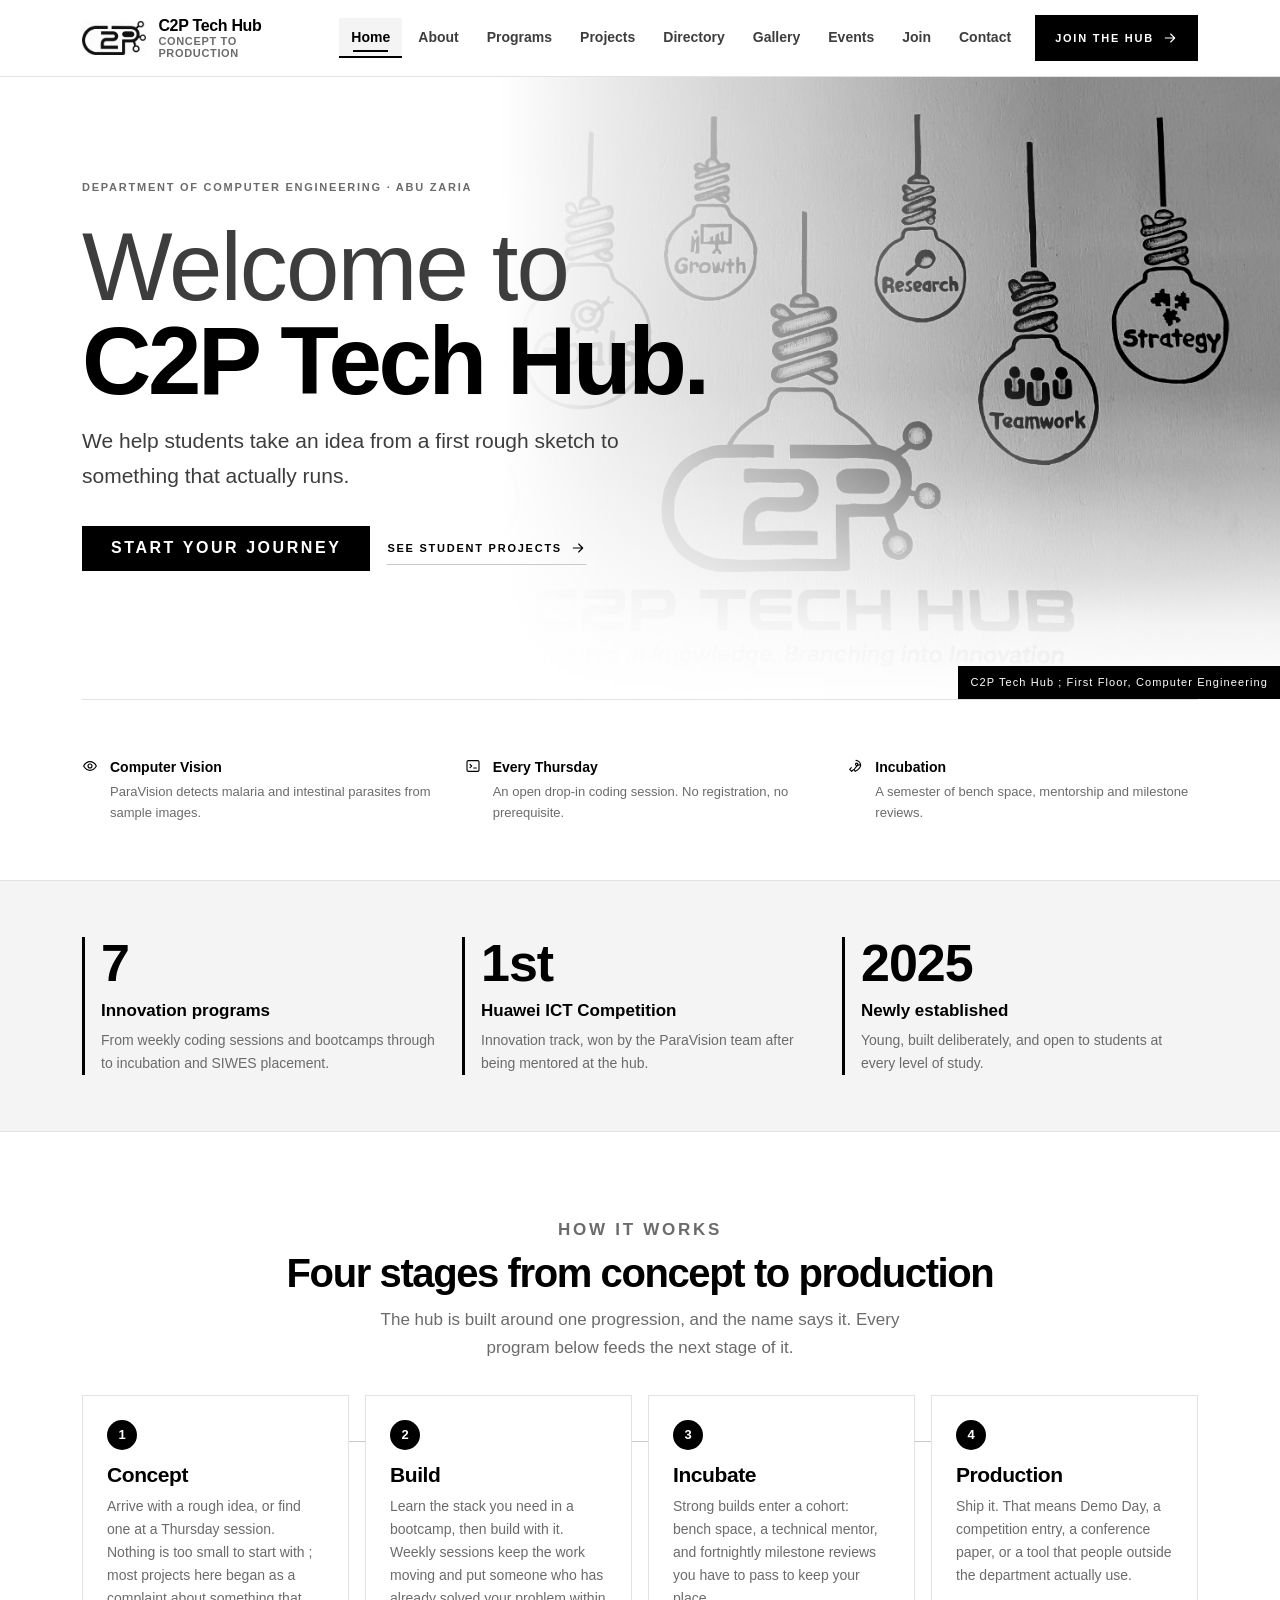
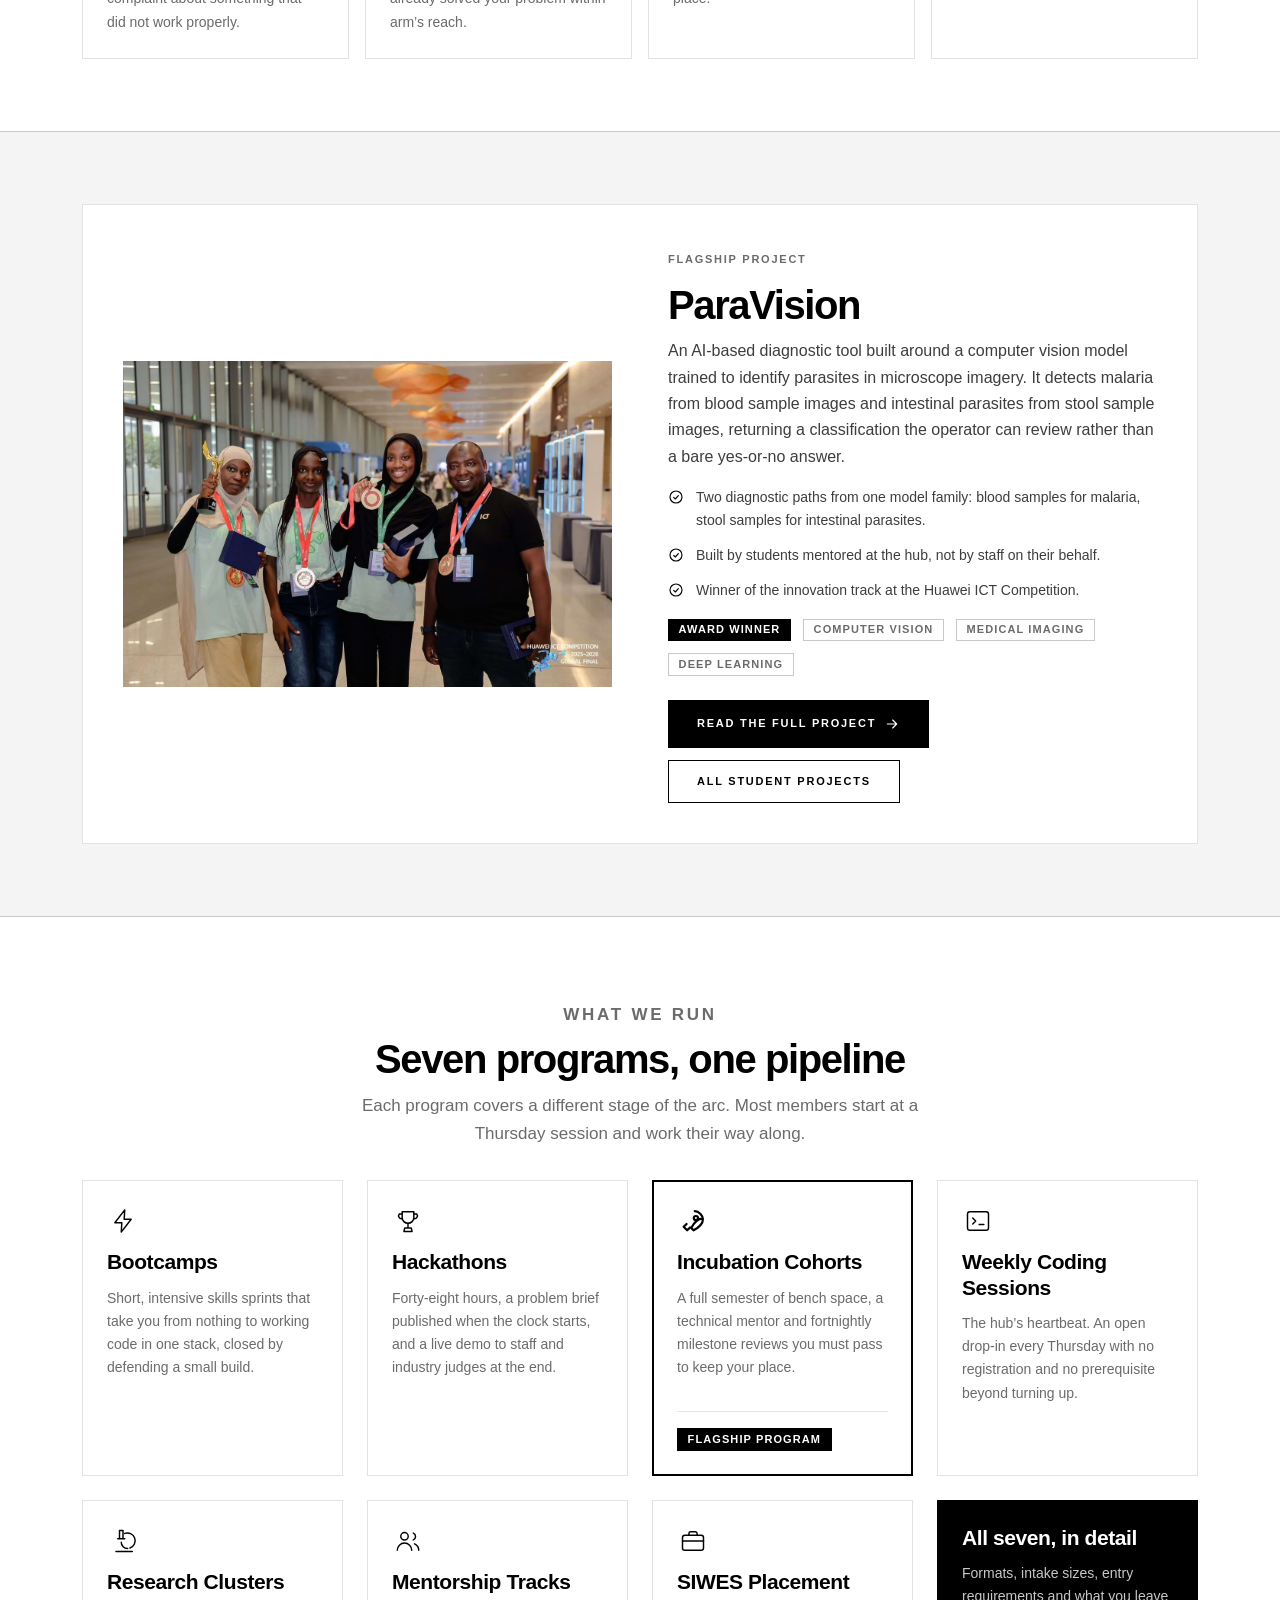
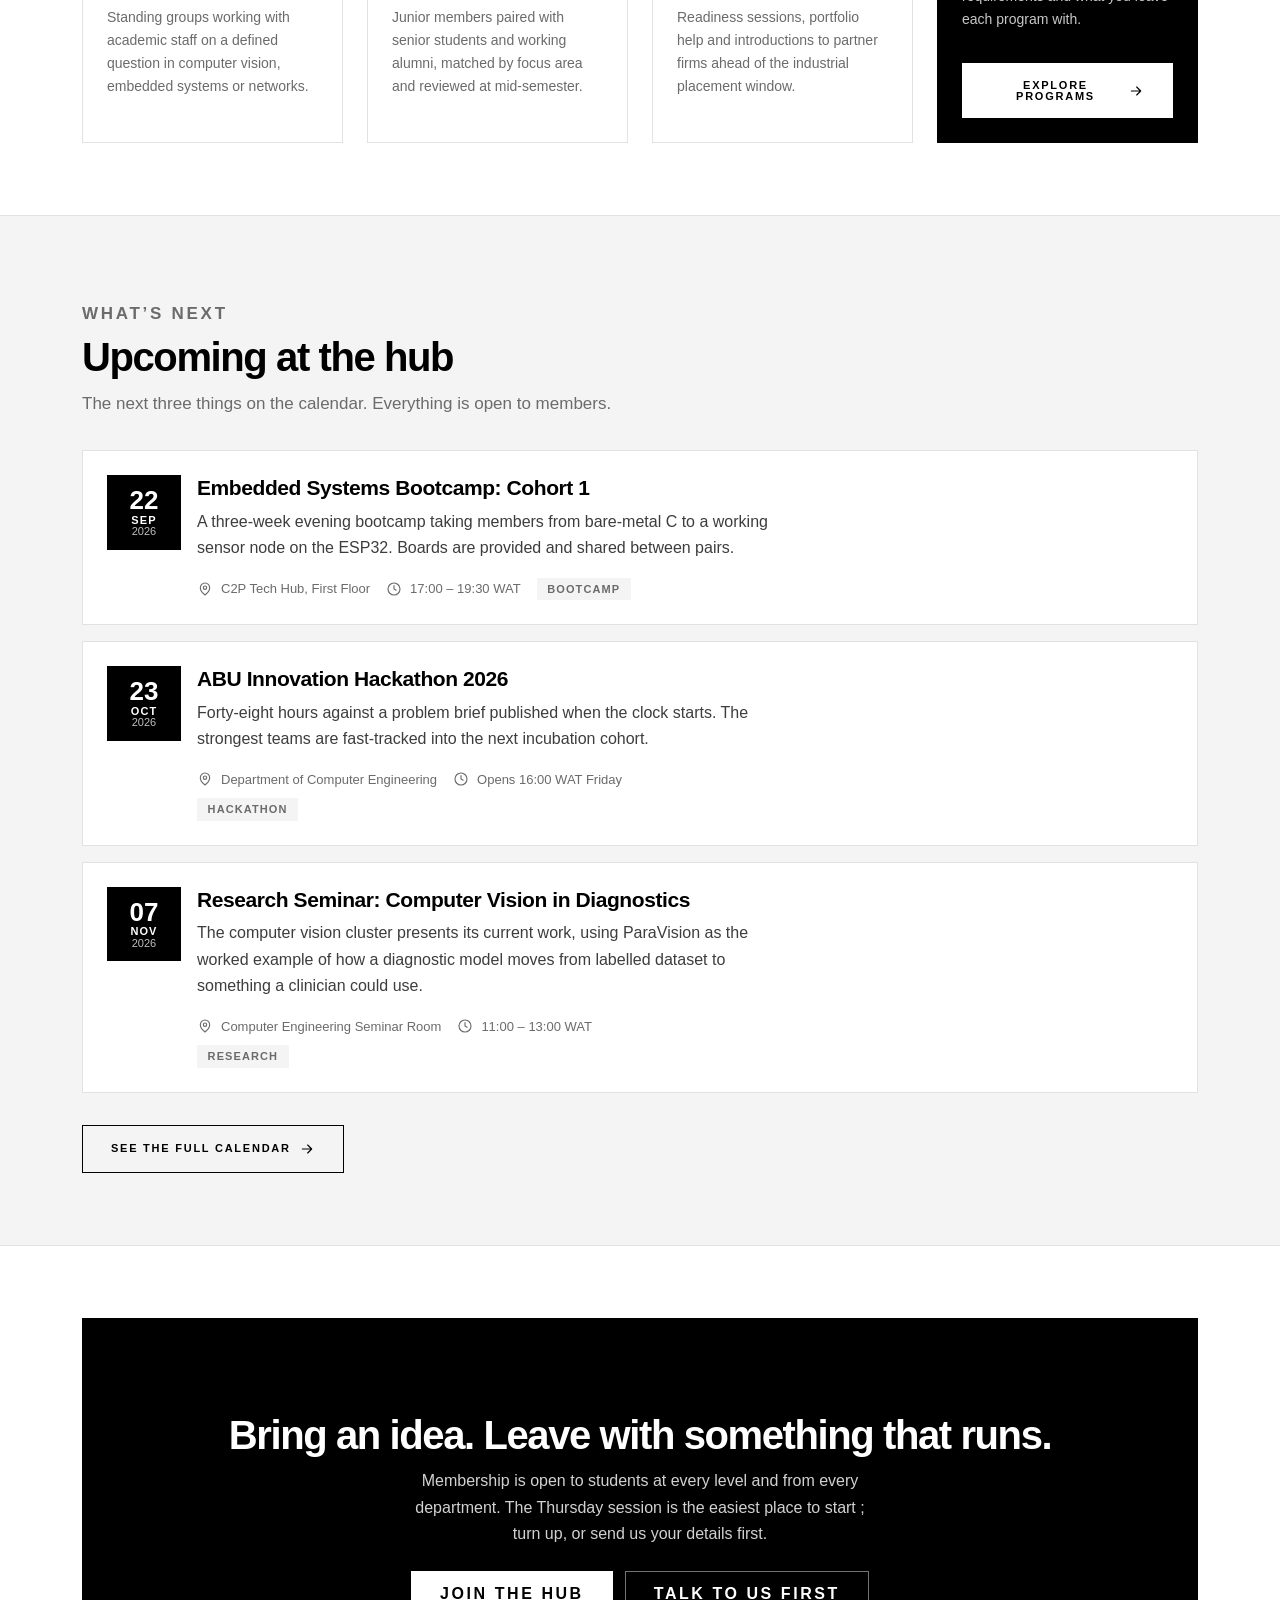
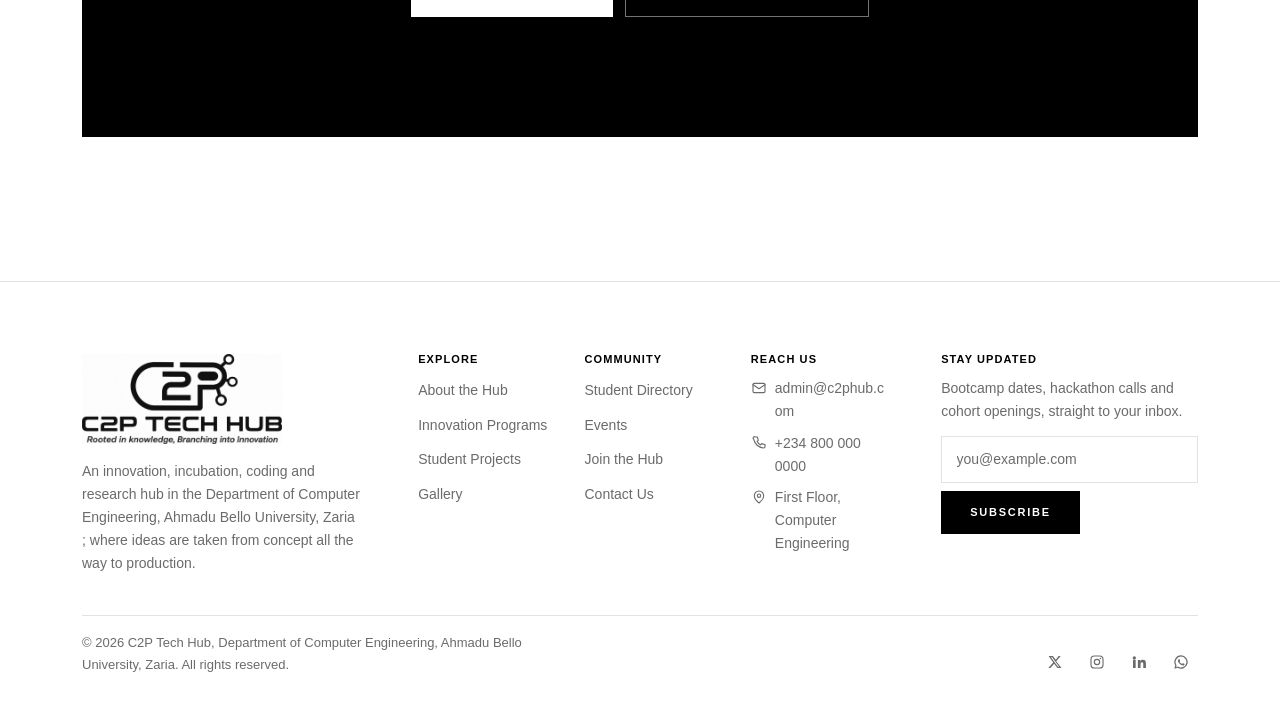
<file: index.html>
<!DOCTYPE html>
<html lang="en">
<head>
  <meta charset="utf-8">
  <meta name="viewport" content="width=device-width, initial-scale=1">
  <title>C2P Tech Hub ; Concept to Production | Computer Engineering, ABU Zaria</title>
  <meta name="description" content="C2P Tech Hub is an innovation, incubation, coding and research hub in the Department of Computer Engineering, Ahmadu Bello University, Zaria, where students take ideas from concept to production.">
  <meta name="author" content="C2P Tech Hub, Department of Computer Engineering, Ahmadu Bello University, Zaria">
  <meta name="theme-color" content="#111111">
  <link rel="icon" href="assets/images/brand/c2p-mark-mono.png" type="image/png">
  <link rel="stylesheet" href="assets/css/reset.css">
  <link rel="stylesheet" href="assets/css/tokens.css">
  <link rel="stylesheet" href="assets/css/main.css">
  <link rel="stylesheet" href="assets/css/responsive.css">

  <!-- Declarative ld+json data island, not executable code. -->
  <script type="application/ld+json">
  {
    "@context": "https://schema.org",
    "@type": "EducationalOrganization",
    "name": "C2P Tech Hub",
    "alternateName": "Concept to Production Tech Hub",
    "description": "An innovation, incubation, coding and research hub in the Department of Computer Engineering, Ahmadu Bello University, Zaria, providing a learning environment where students and curious minds conceptualize ideas and bring them to life.",
    "url": "https://c2phub.com/",
    "logo": "https://c2phub.com/assets/images/brand/c2p-logo-full.png",
    "foundingDate": "2025-10-17",
    "slogan": "Rooted in knowledge, Branching into Innovation",
    "email": "admin@c2phub.com",
    "telephone": "+234-800-000-0000",
    "parentOrganization": {
      "@type": "CollegeOrUniversity",
      "name": "Ahmadu Bello University, Zaria",
      "department": {
        "@type": "Organization",
        "name": "Department of Computer Engineering"
      }
    },
    "address": {
      "@type": "PostalAddress",
      "streetAddress": "Department of Computer Engineering, First Floor",
      "addressLocality": "Zaria",
      "addressRegion": "Kaduna State",
      "addressCountry": "NG"
    },
    "knowsAbout": [
      "Innovation",
      "Incubation",
      "Software Engineering",
      "Embedded Systems",
      "Computer Vision",
      "Research"
    ],
    "sameAs": [
      "https://x.com/c2ptechhub",
      "https://instagram.com/c2ptechhub",
      "https://linkedin.com/company/c2p-tech-hub"
    ]
  }
  </script>
</head>

<body>
  <a class="skip-link" href="#main">Skip to main content</a>

  <!-- Shared header / navigation -->
  <header class="site-header">
    <div class="container header-inner">

      <a class="brand" href="index.html">
        <img class="brand-mark" src="assets/images/brand/c2p-mark-mono.png"
             alt="C2P Tech Hub logo mark" width="320" height="169">
        <span class="brand-text">
          <span class="brand-name">C2P Tech Hub</span>
          <span class="brand-tagline">Concept to Production</span>
        </span>
      </a>

      <!-- CSS-only 1 of 4: checkbox-hack navigation. -->
      <input class="nav-toggle" type="checkbox" id="nav-toggle">
      <label class="nav-toggle-label" for="nav-toggle">
        <svg class="icon icon-open" viewBox="0 0 24 24" aria-hidden="true" focusable="false">
          <path d="M4 7h16M4 12h16M4 17h16"/>
        </svg>
        <svg class="icon icon-close" viewBox="0 0 24 24" aria-hidden="true" focusable="false">
          <path d="M6 6l12 12M18 6L6 18"/>
        </svg>
        <span class="sr-only">Show or hide the main menu</span>
      </label>

      <nav class="site-nav" aria-label="Primary">
        <ul class="nav-list">
          <li><a class="nav-link" href="index.html" aria-current="page">Home</a></li>
          <li><a class="nav-link" href="about.html">About</a></li>
          <li><a class="nav-link" href="programs.html">Programs</a></li>
          <li><a class="nav-link" href="projects.html">Projects</a></li>
          <li><a class="nav-link" href="directory.html">Directory</a></li>
          <li><a class="nav-link" href="gallery.html">Gallery</a></li>
          <li><a class="nav-link" href="events.html">Events</a></li>
          <li><a class="nav-link" href="join.html">Join</a></li>
          <li><a class="nav-link" href="contact.html">Contact</a></li>
        </ul>
      </nav>

      <a class="btn btn-primary header-cta" href="join.html">
        Join the Hub
        <svg class="icon icon--sm" viewBox="0 0 24 24" aria-hidden="true" focusable="false">
          <path d="M5 12h14M13 6l6 6-6 6"/>
        </svg>
      </a>

    </div>
  </header>

  <main id="main">

    <!-- Written out statically from /data/*.json, the canonical model. -->

    <!-- Hero: the photograph fades into the page; the copy holds the cleared left column. -->
    <section class="hero" aria-labelledby="hero-title">

      <div class="hero__stage">
      <div class="container hero__inner">

        <p class="eyebrow hero__eyebrow">Department of Computer Engineering &middot; ABU Zaria</p>

        <h1 id="hero-title">
          <span class="hero__line-1">Welcome to</span>
          <span class="hero__line-2">C2P Tech Hub.</span>
        </h1>

        <p class="hero__lede">
          We help students take an idea from a first rough sketch to something
          that actually runs.
        </p>

        <div class="hero__actions">
          <a class="btn btn-primary btn--lg" href="join.html">Start your journey</a>
          <a class="btn btn-ghost" href="projects.html">
            See student projects
            <svg class="icon icon--sm" viewBox="0 0 24 24" aria-hidden="true" focusable="false">
              <path d="M5 12h14M13 6l6 6-6 6"/>
            </svg>
          </a>
        </div>

      </div>

      <figure class="hero__media">
        <img src="assets/images/photos/hub-mural-wall.jpg"
             alt="The C2P Tech Hub mural: a row of filament bulbs labelled Vision, Connection, Goals, Growth, Teamwork, Research and Strategy above the hub wordmark"
             width="1280" height="720" fetchpriority="high" decoding="async">
        <figcaption class="hero__credit">C2P Tech Hub ; First Floor, Computer Engineering</figcaption>
      </figure>
      </div>

      <div class="container">
        <ul class="hero__facts">
          <li class="hero__fact">
            <svg class="icon icon--sm" viewBox="0 0 24 24" aria-hidden="true" focusable="false">
              <path d="M2.5 12S6 5.5 12 5.5 21.5 12 21.5 12 18 18.5 12 18.5 2.5 12 2.5 12z"/>
              <circle cx="12" cy="12" r="3"/>
            </svg>
            <div>
              <span class="hero__fact-title">Computer Vision</span>
              <p>ParaVision detects malaria and intestinal parasites from sample images.</p>
            </div>
          </li>
          <li class="hero__fact">
            <svg class="icon icon--sm" viewBox="0 0 24 24" aria-hidden="true" focusable="false">
              <rect x="3" y="4" width="18" height="16" rx="2"/>
              <path d="M7.5 9.5l2.5 2.5-2.5 2.5M13 15h4"/>
            </svg>
            <div>
              <span class="hero__fact-title">Every Thursday</span>
              <p>An open drop-in coding session. No registration, no prerequisite.</p>
            </div>
          </li>
          <li class="hero__fact">
            <svg class="icon icon--sm" viewBox="0 0 24 24" aria-hidden="true" focusable="false">
              <path d="M13.5 3.5c3.4 0 7 3.6 7 7 0 4.5-5.2 8-8 9.5l-2-2c1.5-2.8 5-8 9.5-8"/>
              <circle cx="14.5" cy="9.5" r="1.8"/>
              <path d="M6.5 14.5L4 17l3 3 2.5-2.5"/>
            </svg>
            <div>
              <span class="hero__fact-title">Incubation</span>
              <p>A semester of bench space, mentorship and milestone reviews.</p>
            </div>
          </li>
        </ul>

      </div>
    </section>

    <!-- Statistic band -->
    <section class="section section--tight section--sunken" aria-labelledby="stats-title">
      <div class="container">
        <h2 id="stats-title" class="sr-only">The hub at a glance</h2>

        <div class="stat-block">
          <div class="stat">
            <span class="stat__value">7</span>
            <span class="stat__label">Innovation programs</span>
            <p class="stat__note">From weekly coding sessions and bootcamps through to incubation and SIWES placement.</p>
          </div>
          <div class="stat">
            <span class="stat__value">1st</span>
            <span class="stat__label">Huawei ICT Competition</span>
            <p class="stat__note">Innovation track, won by the ParaVision team after being mentored at the hub.</p>
          </div>
          <div class="stat">
            <span class="stat__value">2025</span>
            <span class="stat__label">Newly established</span>
            <p class="stat__note">Young, built deliberately, and open to students at every level of study.</p>
          </div>
        </div>

      </div>
    </section>

    <!-- Concept to production arc -->
    <section class="section" aria-labelledby="arc-title">
      <div class="container">

        <div class="section-head">
          <p class="eyebrow">How it works</p>
          <h2 id="arc-title">Four stages from concept to production</h2>
          <p>
            The hub is built around one progression, and the name says it. Every
            program below feeds the next stage of it.
          </p>
        </div>

        <ol class="arc">
          <li class="arc__step">
            <span class="arc__num" aria-hidden="true">1</span>
            <h3>Concept</h3>
            <p>
              Arrive with a rough idea, or find one at a Thursday session. Nothing
              is too small to start with ; most projects here began as a
              complaint about something that did not work properly.
            </p>
          </li>
          <li class="arc__step">
            <span class="arc__num" aria-hidden="true">2</span>
            <h3>Build</h3>
            <p>
              Learn the stack you need in a bootcamp, then build with it. Weekly
              sessions keep the work moving and put someone who has already solved
              your problem within arm&rsquo;s reach.
            </p>
          </li>
          <li class="arc__step">
            <span class="arc__num" aria-hidden="true">3</span>
            <h3>Incubate</h3>
            <p>
              Strong builds enter a cohort: bench space, a technical mentor, and
              fortnightly milestone reviews you have to pass to keep your place.
            </p>
          </li>
          <li class="arc__step">
            <span class="arc__num" aria-hidden="true">4</span>
            <h3>Production</h3>
            <p>
              Ship it. That means Demo Day, a competition entry, a conference
              paper, or a tool that people outside the department actually use.
            </p>
          </li>
        </ol>

      </div>
    </section>

    <!-- Flagship project -->
    <!-- Mirrors data/projects.json -> projects[id="proj-paravision"] -->
    <section class="section section--tinted" aria-labelledby="paravision-title">
      <div class="container">

        <article class="feature">

          <figure class="feature__media">
            <img loading="lazy" decoding="async" src="assets/images/photos/huawei-ict-team-medals.jpg"
                 alt="The ParaVision team holding their medals and certificates after the Huawei ICT Competition global final"
                 width="1280" height="854">
          </figure>

          <div class="feature__body">
            <p class="eyebrow">Flagship project</p>
            <h2 id="paravision-title">ParaVision</h2>

            <p>
              An AI-based diagnostic tool built around a computer vision model
              trained to identify parasites in microscope imagery. It detects
              malaria from blood sample images and intestinal parasites from stool
              sample images, returning a classification the operator can review
              rather than a bare yes-or-no answer.
            </p>

            <ul class="feature__list">
              <li>
                <svg class="icon icon--sm" viewBox="0 0 24 24" aria-hidden="true" focusable="false">
                  <circle cx="12" cy="12" r="9"/><path d="M8.5 12.5l2.5 2.5 4.5-5"/>
                </svg>
                <span>Two diagnostic paths from one model family: blood samples for malaria, stool samples for intestinal parasites.</span>
              </li>
              <li>
                <svg class="icon icon--sm" viewBox="0 0 24 24" aria-hidden="true" focusable="false">
                  <circle cx="12" cy="12" r="9"/><path d="M8.5 12.5l2.5 2.5 4.5-5"/>
                </svg>
                <span>Built by students mentored at the hub, not by staff on their behalf.</span>
              </li>
              <li>
                <svg class="icon icon--sm" viewBox="0 0 24 24" aria-hidden="true" focusable="false">
                  <circle cx="12" cy="12" r="9"/><path d="M8.5 12.5l2.5 2.5 4.5-5"/>
                </svg>
                <span>Winner of the innovation track at the Huawei ICT Competition.</span>
              </li>
            </ul>

            <div class="cluster">
              <span class="tag tag--solid">Award winner</span>
              <span class="tag">Computer Vision</span>
              <span class="tag">Medical Imaging</span>
              <span class="tag">Deep Learning</span>
            </div>

            <div class="cluster mt-5">
              <a class="btn btn-primary" href="projects.html#proj-paravision">
                Read the full project
                <svg class="icon icon--sm" viewBox="0 0 24 24" aria-hidden="true" focusable="false">
                  <path d="M5 12h14M13 6l6 6-6 6"/>
                </svg>
              </a>
              <a class="btn btn-secondary" href="projects.html">All student projects</a>
            </div>
          </div>

        </article>

      </div>
    </section>

    <!-- Programs -->
    <!-- Mirrors data/programs.json -> programs[] (all seven records) -->
    <section class="section" aria-labelledby="programs-title">
      <div class="container">

        <div class="section-head">
          <p class="eyebrow">What we run</p>
          <h2 id="programs-title">Seven programs, one pipeline</h2>
          <p>
            Each program covers a different stage of the arc. Most members start
            at a Thursday session and work their way along.
          </p>
        </div>

        <div class="grid grid--4">

          <article class="card">
            <div class="card__head">
              <span class="icon-plate" aria-hidden="true">
                <svg class="icon" viewBox="0 0 24 24" focusable="false">
                  <path d="M13.5 2.5L5 13.5h6L10.5 21.5 19 10.5h-6z"/>
                </svg>
              </span>
            </div>
            <h3>Bootcamps</h3>
            <p>Short, intensive skills sprints that take you from nothing to working code in one stack, closed by defending a small build.</p>
          </article>

          <article class="card">
            <div class="card__head">
              <span class="icon-plate" aria-hidden="true">
                <svg class="icon" viewBox="0 0 24 24" focusable="false">
                  <path d="M7 4h10v5a5 5 0 0 1-10 0V4z"/>
                  <path d="M7 6H4.5a2.5 2.5 0 0 0 2.5 4M17 6h2.5a2.5 2.5 0 0 1-2.5 4"/>
                  <path d="M12 14v3M8.5 21h7l-.7-3h-5.6z"/>
                </svg>
              </span>
            </div>
            <h3>Hackathons</h3>
            <p>Forty-eight hours, a problem brief published when the clock starts, and a live demo to staff and industry judges at the end.</p>
          </article>

          <article class="card card--featured">
            <div class="card__head">
              <span class="icon-plate icon-plate--solid" aria-hidden="true">
                <svg class="icon" viewBox="0 0 24 24" focusable="false">
                  <path d="M13.5 3.5c3.4 0 7 3.6 7 7 0 4.5-5.2 8-8 9.5l-2-2c1.5-2.8 5-8 9.5-8"/>
                  <circle cx="14.5" cy="9.5" r="1.8"/>
                  <path d="M6.5 14.5L4 17l3 3 2.5-2.5"/>
                </svg>
              </span>
            </div>
            <h3>Incubation Cohorts</h3>
            <p>A full semester of bench space, a technical mentor and fortnightly milestone reviews you must pass to keep your place.</p>
            <p class="card__meta"><span class="tag tag--solid">Flagship program</span></p>
          </article>

          <article class="card">
            <div class="card__head">
              <span class="icon-plate" aria-hidden="true">
                <svg class="icon" viewBox="0 0 24 24" focusable="false">
                  <rect x="3" y="4" width="18" height="16" rx="2"/>
                  <path d="M7.5 9.5l2.5 2.5-2.5 2.5M13 15h4"/>
                </svg>
              </span>
            </div>
            <h3>Weekly Coding Sessions</h3>
            <p>The hub&rsquo;s heartbeat. An open drop-in every Thursday with no registration and no prerequisite beyond turning up.</p>
          </article>

          <article class="card">
            <div class="card__head">
              <span class="icon-plate" aria-hidden="true">
                <svg class="icon" viewBox="0 0 24 24" focusable="false">
                  <path d="M9 3h3v7H9zM7.5 10h6M6 21h14"/>
                  <path d="M10.5 13a5.5 5.5 0 0 0 5.5 5.5"/>
                  <path d="M13.5 5.5A6.5 6.5 0 0 1 18 18"/>
                </svg>
              </span>
            </div>
            <h3>Research Clusters</h3>
            <p>Standing groups working with academic staff on a defined question in computer vision, embedded systems or networks.</p>
          </article>

          <article class="card">
            <div class="card__head">
              <span class="icon-plate" aria-hidden="true">
                <svg class="icon" viewBox="0 0 24 24" focusable="false">
                  <circle cx="9" cy="8" r="3.2"/>
                  <path d="M2.8 20a6.2 6.2 0 0 1 12.4 0"/>
                  <path d="M16.5 5.2a3.2 3.2 0 0 1 0 5.9M17.6 14.4A6.2 6.2 0 0 1 21.2 20"/>
                </svg>
              </span>
            </div>
            <h3>Mentorship Tracks</h3>
            <p>Junior members paired with senior students and working alumni, matched by focus area and reviewed at mid-semester.</p>
          </article>

          <article class="card">
            <div class="card__head">
              <span class="icon-plate" aria-hidden="true">
                <svg class="icon" viewBox="0 0 24 24" focusable="false">
                  <rect x="3" y="7" width="18" height="13" rx="2"/>
                  <path d="M8.5 7V5.5A1.5 1.5 0 0 1 10 4h4a1.5 1.5 0 0 1 1.5 1.5V7M3 12h18"/>
                </svg>
              </span>
            </div>
            <h3>SIWES Placement</h3>
            <p>Readiness sessions, portfolio help and introductions to partner firms ahead of the industrial placement window.</p>
          </article>

          <article class="card card--brand">
            <h3>All seven, in detail</h3>
            <p>Formats, intake sizes, entry requirements and what you leave each program with.</p>
            <p class="card__foot">
              <a class="btn btn-inverse" href="programs.html">
                Explore programs
                <svg class="icon icon--sm" viewBox="0 0 24 24" aria-hidden="true" focusable="false">
                  <path d="M5 12h14M13 6l6 6-6 6"/>
                </svg>
              </a>
            </p>
          </article>

        </div>

      </div>
    </section>

    <!-- Upcoming events -->
    <!-- Mirrors data/events.json -> events[] where status = "upcoming" -->
    <section class="section section--sunken" aria-labelledby="events-title">
      <div class="container">

        <div class="section-head section-head--left">
          <p class="eyebrow">What&rsquo;s next</p>
          <h2 id="events-title">Upcoming at the hub</h2>
          <p>The next three things on the calendar. Everything is open to members.</p>
        </div>

        <div class="stack">

          <article class="event">
            <p class="event__date">
              <span class="event__day">22</span>
              <span class="event__month">Sep</span>
              <span class="event__year">2026</span>
            </p>
            <div class="event__body">
              <h3>Embedded Systems Bootcamp: Cohort 1</h3>
              <p>
                A three-week evening bootcamp taking members from bare-metal C to a
                working sensor node on the ESP32. Boards are provided and shared
                between pairs.
              </p>
              <p class="event__facts">
                <span>
                  <svg class="icon icon--sm" viewBox="0 0 24 24" aria-hidden="true" focusable="false">
                    <path d="M12 21s7-5.6 7-11a7 7 0 1 0-14 0c0 5.4 7 11 7 11z"/>
                    <circle cx="12" cy="10" r="2.5"/>
                  </svg>
                  C2P Tech Hub, First Floor
                </span>
                <span>
                  <svg class="icon icon--sm" viewBox="0 0 24 24" aria-hidden="true" focusable="false">
                    <circle cx="12" cy="12" r="9"/><path d="M12 7v5l3.2 1.9"/>
                  </svg>
                  17:00 &ndash; 19:30 WAT
                </span>
                <span class="tag tag--quiet">Bootcamp</span>
              </p>
            </div>
          </article>

          <article class="event">
            <p class="event__date">
              <span class="event__day">23</span>
              <span class="event__month">Oct</span>
              <span class="event__year">2026</span>
            </p>
            <div class="event__body">
              <h3>ABU Innovation Hackathon 2026</h3>
              <p>
                Forty-eight hours against a problem brief published when the clock
                starts. The strongest teams are fast-tracked into the next
                incubation cohort.
              </p>
              <p class="event__facts">
                <span>
                  <svg class="icon icon--sm" viewBox="0 0 24 24" aria-hidden="true" focusable="false">
                    <path d="M12 21s7-5.6 7-11a7 7 0 1 0-14 0c0 5.4 7 11 7 11z"/>
                    <circle cx="12" cy="10" r="2.5"/>
                  </svg>
                  Department of Computer Engineering
                </span>
                <span>
                  <svg class="icon icon--sm" viewBox="0 0 24 24" aria-hidden="true" focusable="false">
                    <circle cx="12" cy="12" r="9"/><path d="M12 7v5l3.2 1.9"/>
                  </svg>
                  Opens 16:00 WAT Friday
                </span>
                <span class="tag tag--quiet">Hackathon</span>
              </p>
            </div>
          </article>

          <article class="event">
            <p class="event__date">
              <span class="event__day">07</span>
              <span class="event__month">Nov</span>
              <span class="event__year">2026</span>
            </p>
            <div class="event__body">
              <h3>Research Seminar: Computer Vision in Diagnostics</h3>
              <p>
                The computer vision cluster presents its current work, using
                ParaVision as the worked example of how a diagnostic model moves
                from labelled dataset to something a clinician could use.
              </p>
              <p class="event__facts">
                <span>
                  <svg class="icon icon--sm" viewBox="0 0 24 24" aria-hidden="true" focusable="false">
                    <path d="M12 21s7-5.6 7-11a7 7 0 1 0-14 0c0 5.4 7 11 7 11z"/>
                    <circle cx="12" cy="10" r="2.5"/>
                  </svg>
                  Computer Engineering Seminar Room
                </span>
                <span>
                  <svg class="icon icon--sm" viewBox="0 0 24 24" aria-hidden="true" focusable="false">
                    <circle cx="12" cy="12" r="9"/><path d="M12 7v5l3.2 1.9"/>
                  </svg>
                  11:00 &ndash; 13:00 WAT
                </span>
                <span class="tag tag--quiet">Research</span>
              </p>
            </div>
          </article>

        </div>

        <p class="cluster mt-6">
          <a class="btn btn-secondary" href="events.html">
            See the full calendar
            <svg class="icon icon--sm" viewBox="0 0 24 24" aria-hidden="true" focusable="false">
              <path d="M5 12h14M13 6l6 6-6 6"/>
            </svg>
          </a>
        </p>

      </div>
    </section>

    <!-- Cta band -->
    <section class="section" aria-labelledby="cta-title">
      <div class="container">
        <div class="cta-band">
          <h2 id="cta-title">Bring an idea. Leave with something that runs.</h2>
          <p>
            Membership is open to students at every level and from every
            department. The Thursday session is the easiest place to start ;
            turn up, or send us your details first.
          </p>
          <p class="cluster">
            <a class="btn btn-inverse btn--lg" href="join.html">Join the Hub</a>
            <a class="btn btn-outline-inverse btn--lg" href="contact.html">Talk to us first</a>
          </p>
        </div>
      </div>
    </section>

  </main>

  <!-- Shared footer -->
  <footer class="site-footer">
    <div class="container">

      <div class="footer-top">

        <div class="footer-brand">
          <a href="index.html">
            <img class="footer-logo" src="assets/images/brand/c2p-logo-mono.png"
                 alt="C2P Tech Hub ; Rooted in knowledge, Branching into Innovation"
                 width="900" height="405">
          </a>
          <p>
            An innovation, incubation, coding and research hub in the Department
            of Computer Engineering, Ahmadu Bello University, Zaria ; where
            ideas are taken from concept all the way to production.
          </p>
        </div>

        <div class="footer-nav-groups">

          <div class="footer-group">
            <h2>Explore</h2>
            <ul>
              <li><a href="about.html">About the Hub</a></li>
              <li><a href="programs.html">Innovation Programs</a></li>
              <li><a href="projects.html">Student Projects</a></li>
              <li><a href="gallery.html">Gallery</a></li>
            </ul>
          </div>

          <div class="footer-group">
            <h2>Community</h2>
            <ul>
              <li><a href="directory.html">Student Directory</a></li>
              <li><a href="events.html">Events</a></li>
              <li><a href="join.html">Join the Hub</a></li>
              <li><a href="contact.html">Contact Us</a></li>
            </ul>
          </div>

          <div class="footer-group">
            <h2>Reach Us</h2>
            <ul>
              <li>
                <a href="mailto:admin@c2phub.com">
                  <svg class="icon icon--sm" viewBox="0 0 24 24" aria-hidden="true" focusable="false">
                    <rect x="3" y="5" width="18" height="14" rx="2"/>
                    <path d="M3 7l9 6 9-6"/>
                  </svg>
                  admin@c2phub.com
                </a>
              </li>
              <li>
                <a href="tel:+2348000000000">
                  <svg class="icon icon--sm" viewBox="0 0 24 24" aria-hidden="true" focusable="false">
                    <path d="M6.5 3h3l1.5 5-2 1.5a12 12 0 0 0 5.5 5.5L16 13l5 1.5v3a2 2 0 0 1-2.2 2A16.5 16.5 0 0 1 4 6.2 2 2 0 0 1 6.5 3z"/>
                  </svg>
                  +234 800 000 0000
                </a>
              </li>
              <li>
                <a href="contact.html">
                  <svg class="icon icon--sm" viewBox="0 0 24 24" aria-hidden="true" focusable="false">
                    <path d="M12 21s7-5.6 7-11a7 7 0 1 0-14 0c0 5.4 7 11 7 11z"/>
                    <circle cx="12" cy="10" r="2.5"/>
                  </svg>
                  First Floor, Computer Engineering
                </a>
              </li>
            </ul>
          </div>

        </div>

        <div class="footer-subscribe">
          <h2>Stay Updated</h2>
          <p>Bootcamp dates, hackathon calls and cohort openings, straight to your inbox.</p>
          <form class="inline-form" action="mailto:admin@c2phub.com" method="post"
                enctype="text/plain" aria-label="Subscribe to C2P Tech Hub updates">
            <label class="sr-only" for="footer-email">Your email address</label>
            <input class="input" type="email" id="footer-email" name="subscriber_email"
                   placeholder="you@example.com" required>
            <button class="btn btn-primary" type="submit">Subscribe</button>
          </form>
        </div>

      </div>

      <div class="footer-bottom">
        <p>&copy; 2026 C2P Tech Hub, Department of Computer Engineering, Ahmadu Bello University, Zaria. All rights reserved.</p>

        <ul class="social-list">
          <li>
            <a href="https://x.com/c2ptechhub" title="C2P Tech Hub on X">
              <span class="sr-only">C2P Tech Hub on X (placeholder handle)</span>
              <svg class="icon icon--sm icon--filled" viewBox="0 0 24 24" aria-hidden="true" focusable="false">
                <path d="M17.5 3h3.1l-6.8 7.8L21.8 21h-6.2l-4.9-6.3L5.1 21H2l7.3-8.3L2.4 3h6.4l4.4 5.8L17.5 3zm-1.1 16.1h1.7L7.7 4.8H5.9l10.5 14.3z"/>
              </svg>
            </a>
          </li>
          <li>
            <a href="https://instagram.com/c2ptechhub" title="C2P Tech Hub on Instagram">
              <span class="sr-only">C2P Tech Hub on Instagram (placeholder handle)</span>
              <svg class="icon icon--sm" viewBox="0 0 24 24" aria-hidden="true" focusable="false">
                <rect x="3" y="3" width="18" height="18" rx="5"/>
                <circle cx="12" cy="12" r="4"/>
                <circle cx="17.2" cy="6.8" r="1.1" fill="currentColor" stroke="none"/>
              </svg>
            </a>
          </li>
          <li>
            <a href="https://linkedin.com/company/c2p-tech-hub" title="C2P Tech Hub on LinkedIn">
              <span class="sr-only">C2P Tech Hub on LinkedIn (placeholder handle)</span>
              <svg class="icon icon--sm icon--filled" viewBox="0 0 24 24" aria-hidden="true" focusable="false">
                <path d="M4.98 3.5a2.5 2.5 0 1 1 0 5 2.5 2.5 0 0 1 0-5zM3 9h4v12H3V9zm7 0h3.8v1.7h.05c.53-.95 1.83-1.95 3.77-1.95 4.03 0 4.78 2.5 4.78 5.76V21h-4v-5.6c0-1.34-.03-3.06-1.9-3.06-1.9 0-2.2 1.45-2.2 2.96V21h-4V9z"/>
              </svg>
            </a>
          </li>
          <li>
            <a href="https://wa.me/2348000000000" title="C2P Tech Hub on WhatsApp">
              <span class="sr-only">C2P Tech Hub on WhatsApp (placeholder number)</span>
              <svg class="icon icon--sm icon--filled" viewBox="0 0 24 24" aria-hidden="true" focusable="false">
                <path d="M12 2a10 10 0 0 0-8.6 15.05L2 22l5.1-1.33A10 10 0 1 0 12 2zm0 1.9a8.1 8.1 0 1 1-4.13 15.07l-.3-.18-3.02.79.8-2.94-.19-.31A8.1 8.1 0 0 1 12 3.9zm-3.1 4.1c-.16 0-.42.06-.64.3-.22.24-.85.83-.85 2.02s.87 2.34 1 2.5c.12.16 1.7 2.7 4.17 3.68 2.06.81 2.48.65 2.93.61.45-.04 1.45-.59 1.65-1.17.2-.57.2-1.06.14-1.16-.06-.1-.22-.16-.46-.28-.24-.12-1.45-.71-1.67-.79-.22-.08-.39-.12-.55.12-.16.24-.63.79-.77.95-.14.16-.28.18-.52.06-.24-.12-1.03-.38-1.96-1.21-.72-.65-1.21-1.45-1.35-1.69-.14-.24-.02-.37.1-.49.11-.11.24-.28.36-.42.12-.14.16-.24.24-.4.08-.16.04-.3-.02-.42-.06-.12-.54-1.32-.74-1.8-.19-.46-.39-.4-.54-.41h-.46z"/>
              </svg>
            </a>
          </li>
        </ul>
      </div>

    </div>
  </footer>

</body>
</html>
</file>
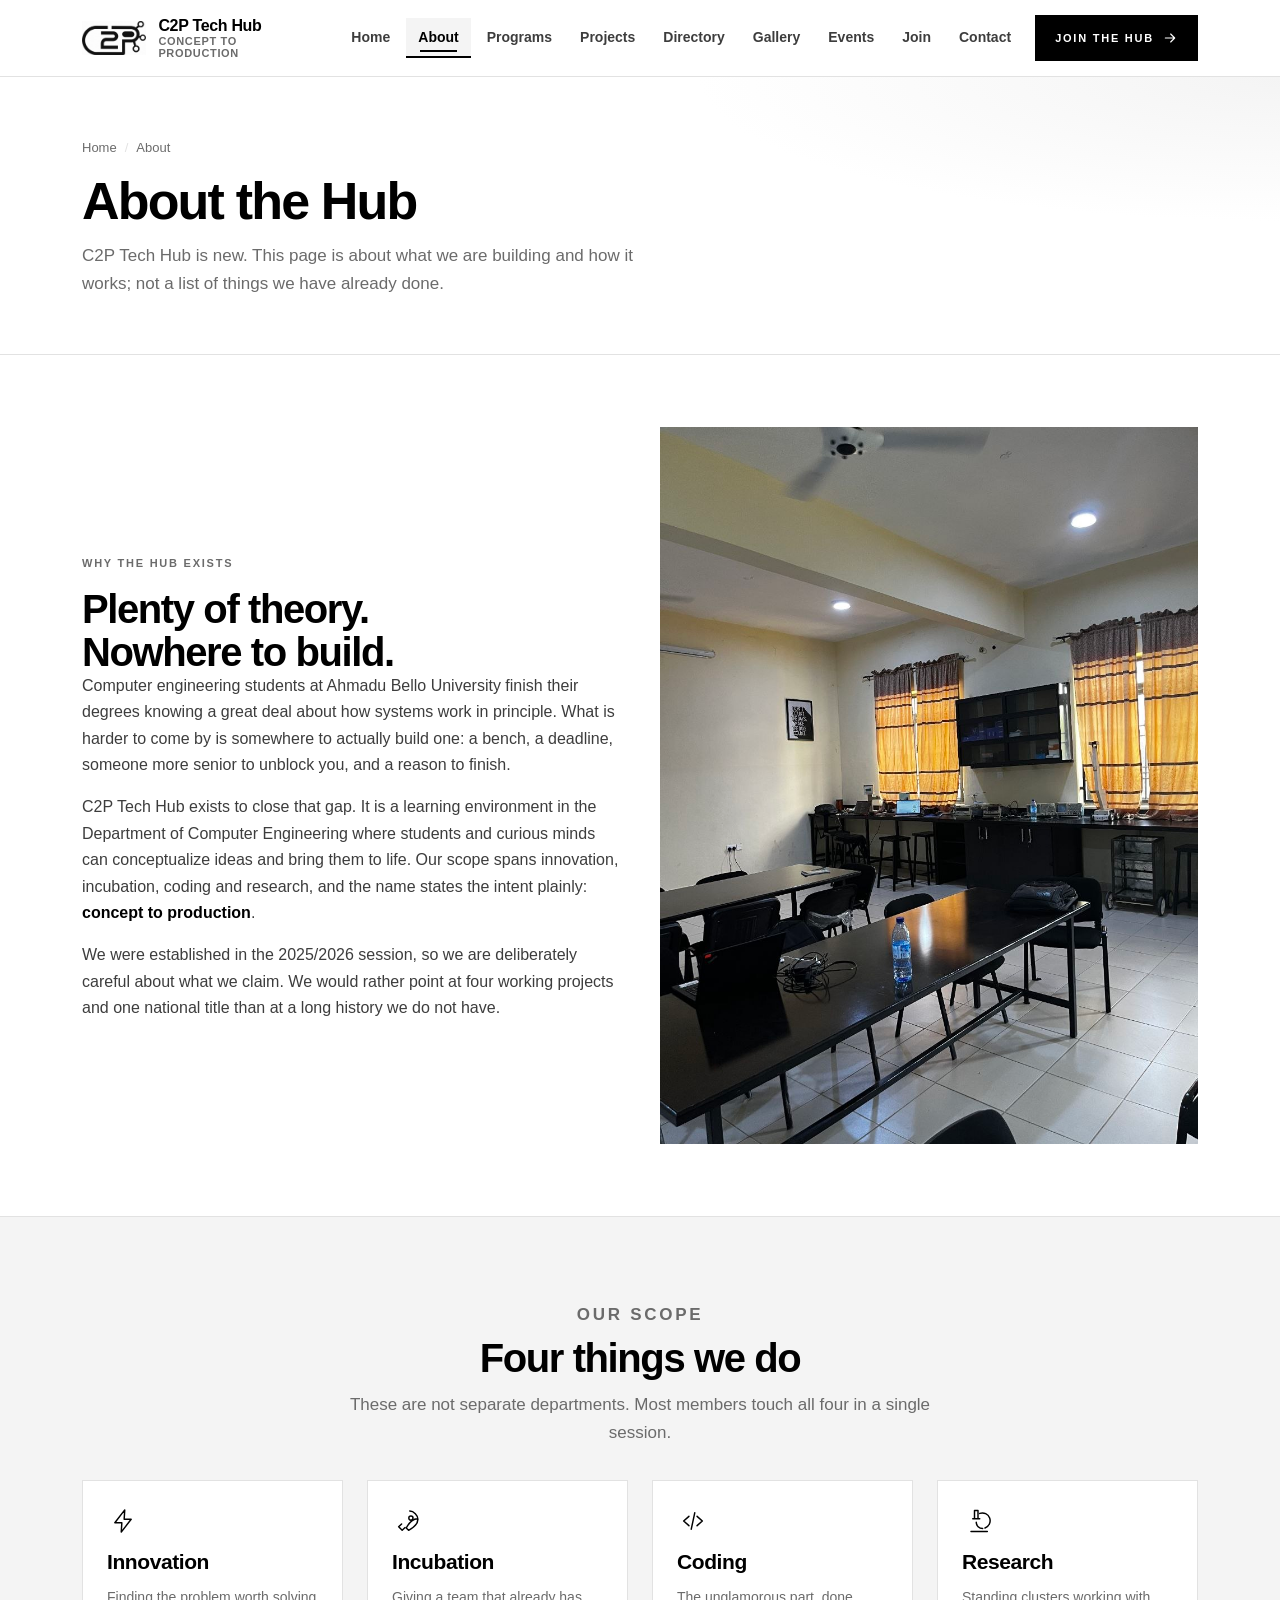
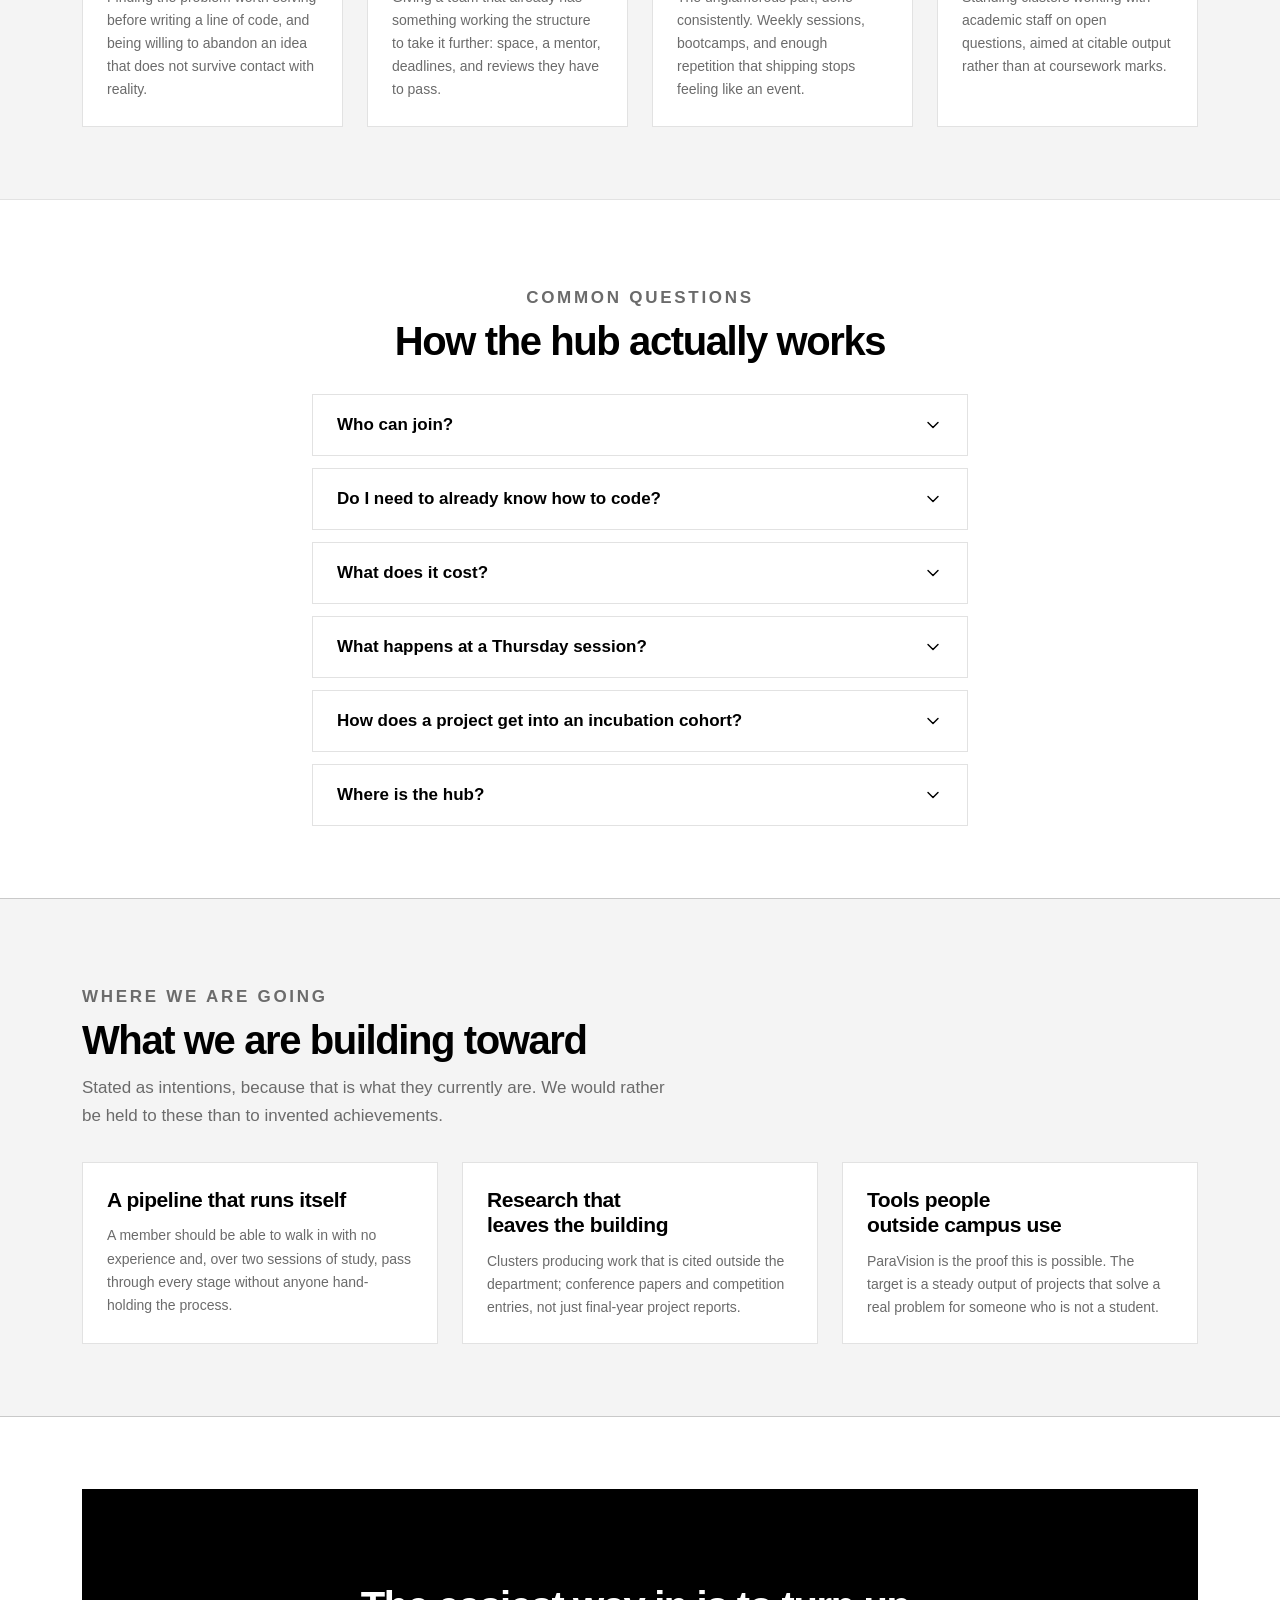
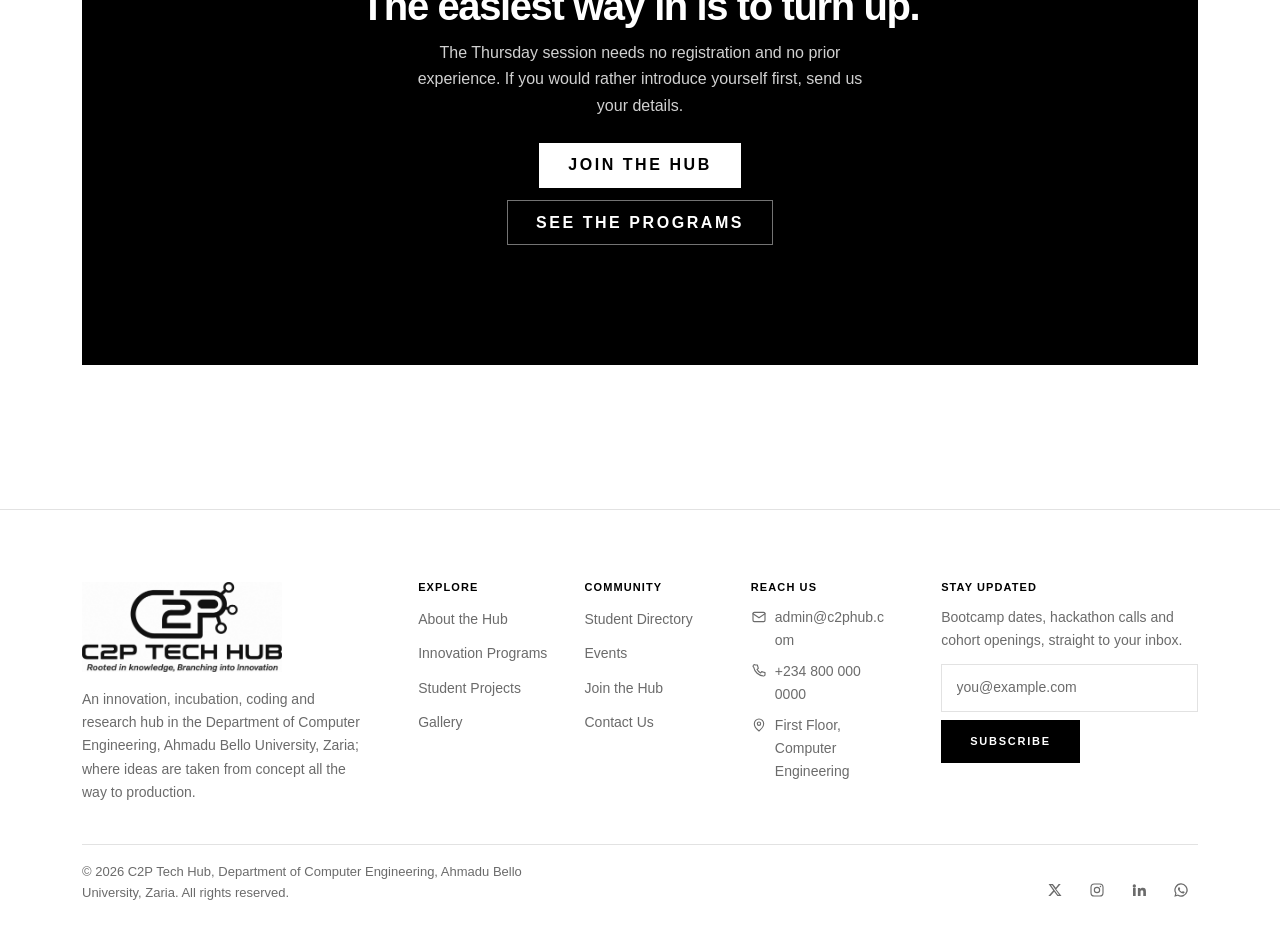
<file: about.html>
<!DOCTYPE html>
<html lang="en">
<head>
  <meta charset="utf-8">
  <meta name="viewport" content="width=device-width, initial-scale=1">
  <title>About the Hub | C2P Tech Hub; Concept to Production</title>
  <meta name="description" content="C2P Tech Hub is a newly established innovation, incubation, coding and research hub in the Department of Computer Engineering, Ahmadu Bello University, Zaria. Here is what we are building and how it works.">
  <meta name="author" content="C2P Tech Hub, Department of Computer Engineering, Ahmadu Bello University, Zaria">
  <meta name="theme-color" content="#111111">
  <link rel="icon" href="assets/images/brand/c2p-mark-mono.png" type="image/png">
  <link rel="stylesheet" href="assets/css/reset.css">
  <link rel="stylesheet" href="assets/css/tokens.css">
  <link rel="stylesheet" href="assets/css/main.css">
  <link rel="stylesheet" href="assets/css/responsive.css">

  <!-- Declarative ld+json data island, not executable code. -->
  <script type="application/ld+json">
  {
    "@context": "https://schema.org",
    "@type": "AboutPage",
    "name": "About the C2P Tech Hub",
    "url": "https://c2phub.com/about.html",
    "description": "What the C2P Tech Hub is, why it exists, and how membership works.",
    "isPartOf": {
      "@type": "WebSite",
      "name": "C2P Tech Hub",
      "url": "https://c2phub.com/"
    },
    "about": {
      "@type": "EducationalOrganization",
      "name": "C2P Tech Hub",
      "alternateName": "Concept to Production Tech Hub",
      "foundingDate": "2025-10-17",
      "slogan": "Rooted in knowledge, Branching into Innovation",
      "email": "admin@c2phub.com",
      "parentOrganization": {
        "@type": "CollegeOrUniversity",
        "name": "Ahmadu Bello University, Zaria"
      },
      "address": {
        "@type": "PostalAddress",
        "streetAddress": "Department of Computer Engineering, First Floor",
        "addressLocality": "Zaria",
        "addressRegion": "Kaduna State",
        "addressCountry": "NG"
      }
    }
  }
  </script>
</head>

<body>
  <a class="skip-link" href="#main">Skip to main content</a>

  <!-- Shared header / navigation -->
  <header class="site-header">
    <div class="container header-inner">

      <a class="brand" href="index.html">
        <img class="brand-mark" src="assets/images/brand/c2p-mark-mono.png"
             alt="C2P Tech Hub logo mark" width="320" height="169">
        <span class="brand-text">
          <span class="brand-name">C2P Tech Hub</span>
          <span class="brand-tagline">Concept to Production</span>
        </span>
      </a>

      <input class="nav-toggle" type="checkbox" id="nav-toggle">
      <label class="nav-toggle-label" for="nav-toggle">
        <svg class="icon icon-open" viewBox="0 0 24 24" aria-hidden="true" focusable="false">
          <path d="M4 7h16M4 12h16M4 17h16"/>
        </svg>
        <svg class="icon icon-close" viewBox="0 0 24 24" aria-hidden="true" focusable="false">
          <path d="M6 6l12 12M18 6L6 18"/>
        </svg>
        <span class="sr-only">Show or hide the main menu</span>
      </label>

      <nav class="site-nav" aria-label="Primary">
        <ul class="nav-list">
          <li><a class="nav-link" href="index.html">Home</a></li>
          <li><a class="nav-link" href="about.html" aria-current="page">About</a></li>
          <li><a class="nav-link" href="programs.html">Programs</a></li>
          <li><a class="nav-link" href="projects.html">Projects</a></li>
          <li><a class="nav-link" href="directory.html">Directory</a></li>
          <li><a class="nav-link" href="gallery.html">Gallery</a></li>
          <li><a class="nav-link" href="events.html">Events</a></li>
          <li><a class="nav-link" href="join.html">Join</a></li>
          <li><a class="nav-link" href="contact.html">Contact</a></li>
        </ul>
      </nav>

      <a class="btn btn-primary header-cta" href="join.html">
        Join the Hub
        <svg class="icon icon--sm" viewBox="0 0 24 24" aria-hidden="true" focusable="false">
          <path d="M5 12h14M13 6l6 6-6 6"/>
        </svg>
      </a>

    </div>
  </header>

  <main id="main">

    <!-- Page banner -->
    <section class="page-banner" aria-labelledby="page-title">
      <div class="container">
        <nav class="breadcrumb" aria-label="Breadcrumb">
          <ol>
            <li><a href="index.html">Home</a></li>
            <li aria-current="page">About</li>
          </ol>
        </nav>
        <h1 id="page-title">About the Hub</h1>
        <p>
          C2P Tech Hub is new. This page is about what we are building and how it
          works; not a list of things we have already done.
        </p>
      </div>
    </section>

    <!-- Why we exist -->
    <section class="section" aria-labelledby="why-title">
      <div class="container">
        <div class="split">

          <div class="prose">
            <p class="eyebrow">Why the hub exists</p>
            <h2 id="why-title">Plenty of theory. Nowhere to build.</h2>
            <p>
              Computer engineering students at Ahmadu Bello University finish their
              degrees knowing a great deal about how systems work in principle. What
              is harder to come by is somewhere to actually build one: a bench, a
              deadline, someone more senior to unblock you, and a reason to finish.
            </p>
            <p>
              C2P Tech Hub exists to close that gap. It is a learning environment in
              the Department of Computer Engineering where students and curious minds
              can conceptualize ideas and bring them to life. Our scope spans
              innovation, incubation, coding and research, and the name states the
              intent plainly: <strong>concept to production</strong>.
            </p>
            <p>
              We were established in the 2025/2026 session, so we are deliberately
              careful about what we claim. We would rather point at four working
              projects and one national title than at a long history we do not have.
            </p>
          </div>

          <figure class="feature__media">
            <img loading="lazy" decoding="async" src="assets/images/photos/hub-lab-workstations.jpg"
                 alt="The C2P Tech Hub workspace on the first floor of the Computer Engineering building, with project benches and shared screens"
                 width="960" height="1280">
          </figure>

        </div>
      </div>
    </section>

    <!-- Four pillars -->
    <section class="section section--sunken" aria-labelledby="pillars-title">
      <div class="container">

        <div class="section-head">
          <p class="eyebrow">Our scope</p>
          <h2 id="pillars-title">Four things we do</h2>
          <p>These are not separate departments. Most members touch all four in a single session.</p>
        </div>

        <div class="grid grid--4">

          <article class="card">
            <div class="card__head">
              <span class="icon-plate" aria-hidden="true">
                <svg class="icon" viewBox="0 0 24 24" focusable="false">
                  <path d="M13.5 2.5L5 13.5h6L10.5 21.5 19 10.5h-6z"/>
                </svg>
              </span>
            </div>
            <h3>Innovation</h3>
            <p>Finding the problem worth solving before writing a line of code, and being willing to abandon an idea that does not survive contact with reality.</p>
          </article>

          <article class="card">
            <div class="card__head">
              <span class="icon-plate" aria-hidden="true">
                <svg class="icon" viewBox="0 0 24 24" focusable="false">
                  <path d="M13.5 3.5c3.4 0 7 3.6 7 7 0 4.5-5.2 8-8 9.5l-2-2c1.5-2.8 5-8 9.5-8"/>
                  <circle cx="14.5" cy="9.5" r="1.8"/>
                  <path d="M6.5 14.5L4 17l3 3 2.5-2.5"/>
                </svg>
              </span>
            </div>
            <h3>Incubation</h3>
            <p>Giving a team that already has something working the structure to take it further: space, a mentor, deadlines, and reviews they have to pass.</p>
          </article>

          <article class="card">
            <div class="card__head">
              <span class="icon-plate" aria-hidden="true">
                <svg class="icon" viewBox="0 0 24 24" focusable="false">
                  <path d="M8.5 8L4 12l4.5 4M15.5 8l4.5 4-4.5 4M13.5 5l-3 14"/>
                </svg>
              </span>
            </div>
            <h3>Coding</h3>
            <p>The unglamorous part, done consistently. Weekly sessions, bootcamps, and enough repetition that shipping stops feeling like an event.</p>
          </article>

          <article class="card">
            <div class="card__head">
              <span class="icon-plate" aria-hidden="true">
                <svg class="icon" viewBox="0 0 24 24" focusable="false">
                  <path d="M9 3h3v7H9zM7.5 10h6M6 21h14"/>
                  <path d="M10.5 13a5.5 5.5 0 0 0 5.5 5.5"/>
                  <path d="M13.5 5.5A6.5 6.5 0 0 1 18 18"/>
                </svg>
              </span>
            </div>
            <h3>Research</h3>
            <p>Standing clusters working with academic staff on open questions, aimed at citable output rather than at coursework marks.</p>
          </article>

        </div>

      </div>
    </section>

    <!-- Accordion: how it works -->
    <section class="section" aria-labelledby="faq-title">
      <div class="container container--narrow">

        <div class="section-head">
          <p class="eyebrow">Common questions</p>
          <h2 id="faq-title">How the hub actually works</h2>
        </div>

        <!-- CSS-only component 2 of 4: native <details>/<summary> accordion, no JavaScript. -->
        <div class="accordion">

          <details class="accordion__item">
            <summary class="accordion__summary">
              Who can join?
              <svg class="icon chevron" viewBox="0 0 24 24" aria-hidden="true" focusable="false">
                <path d="M6 9l6 6 6-6"/>
              </svg>
            </summary>
            <div class="accordion__panel">
              <p>
                Any student of Ahmadu Bello University, at any level from 100L
                upward. The hub sits inside the Department of Computer Engineering
                but membership is not restricted to it; we currently have
                members from Computer Science, Electrical and Electronics
                Engineering, and Mechatronics Engineering.
              </p>
            </div>
          </details>

          <details class="accordion__item">
            <summary class="accordion__summary">
              Do I need to already know how to code?
              <svg class="icon chevron" viewBox="0 0 24 24" aria-hidden="true" focusable="false">
                <path d="M6 9l6 6 6-6"/>
              </svg>
            </summary>
            <div class="accordion__panel">
              <p>
                No. The introductory bootcamp tracks assume nothing, and the weekly
                Thursday session has no prerequisite at all. What we do ask for is
                that you keep turning up; consistency matters far more here
                than what you already know.
              </p>
            </div>
          </details>

          <details class="accordion__item">
            <summary class="accordion__summary">
              What does it cost?
              <svg class="icon chevron" viewBox="0 0 24 24" aria-hidden="true" focusable="false">
                <path d="M6 9l6 6 6-6"/>
              </svg>
            </summary>
            <div class="accordion__panel">
              <p>
                Membership is free. Development boards and shared machines are
                provided for bootcamps and are used in pairs. If a project needs
                components beyond what the hub stocks, that is discussed with the
                team and the department case by case.
              </p>
            </div>
          </details>

          <details class="accordion__item">
            <summary class="accordion__summary">
              What happens at a Thursday session?
              <svg class="icon chevron" viewBox="0 0 24 24" aria-hidden="true" focusable="false">
                <path d="M6 9l6 6 6-6"/>
              </svg>
            </summary>
            <div class="accordion__panel">
              <p>
                Very little ceremony. People arrive, say what they are stuck on, and
                get on with it. Some members are working through problem sets, some
                are pairing on a project, and senior members move between tables. It
                runs for two hours and there is no register.
              </p>
            </div>
          </details>

          <details class="accordion__item">
            <summary class="accordion__summary">
              How does a project get into an incubation cohort?
              <svg class="icon chevron" viewBox="0 0 24 24" aria-hidden="true" focusable="false">
                <path d="M6 9l6 6 6-6"/>
              </svg>
            </summary>
            <div class="accordion__panel">
              <p>
                You need something that already works, however roughly, and a team
                that will still be there in four months. Most cohort places go to
                teams that did well at a hackathon or finished a strong bootcamp
                project. Eight teams are taken per cohort, and places are lost if
                milestone reviews are missed.
              </p>
            </div>
          </details>

          <details class="accordion__item">
            <summary class="accordion__summary">
              Where is the hub?
              <svg class="icon chevron" viewBox="0 0 24 24" aria-hidden="true" focusable="false">
                <path d="M6 9l6 6 6-6"/>
              </svg>
            </summary>
            <div class="accordion__panel">
              <p>
                First floor of the Department of Computer Engineering, Ahmadu Bello
                University, Zaria. Full directions and contact details are on the
                <a class="text-link" href="contact.html">contact page</a>.
              </p>
            </div>
          </details>

        </div>

      </div>
    </section>

    <!-- What we are building -->
    <section class="section section--tinted" aria-labelledby="building-title">
      <div class="container">

        <div class="section-head section-head--left">
          <p class="eyebrow">Where we are going</p>
          <h2 id="building-title">What we are building toward</h2>
          <p>
            Stated as intentions, because that is what they currently are. We would
            rather be held to these than to invented achievements.
          </p>
        </div>

        <div class="grid grid--3">

          <article class="card">
            <h3>A pipeline that runs itself</h3>
            <p>A member should be able to walk in with no experience and, over two sessions of study, pass through every stage without anyone hand-holding the process.</p>
          </article>

          <article class="card">
            <h3>Research that leaves the building</h3>
            <p>Clusters producing work that is cited outside the department; conference papers and competition entries, not just final-year project reports.</p>
          </article>

          <article class="card">
            <h3>Tools people outside campus use</h3>
            <p>ParaVision is the proof this is possible. The target is a steady output of projects that solve a real problem for someone who is not a student.</p>
          </article>

        </div>

      </div>
    </section>

    <!-- Cta band -->
    <section class="section" aria-labelledby="cta-title">
      <div class="container">
        <div class="cta-band">
          <h2 id="cta-title">The easiest way in is to turn up.</h2>
          <p>
            The Thursday session needs no registration and no prior experience. If
            you would rather introduce yourself first, send us your details.
          </p>
          <p class="cluster">
            <a class="btn btn-inverse btn--lg" href="join.html">Join the Hub</a>
            <a class="btn btn-outline-inverse btn--lg" href="programs.html">See the programs</a>
          </p>
        </div>
      </div>
    </section>

  </main>

  <!-- Shared footer -->
  <footer class="site-footer">
    <div class="container">

      <div class="footer-top">

        <div class="footer-brand">
          <a href="index.html">
            <img class="footer-logo" src="assets/images/brand/c2p-logo-mono.png"
                 alt="C2P Tech Hub; Rooted in knowledge, Branching into Innovation"
                 width="900" height="405">
          </a>
          <p>
            An innovation, incubation, coding and research hub in the Department
            of Computer Engineering, Ahmadu Bello University, Zaria; where
            ideas are taken from concept all the way to production.
          </p>
        </div>

        <div class="footer-nav-groups">

          <div class="footer-group">
            <h2>Explore</h2>
            <ul>
              <li><a href="about.html">About the Hub</a></li>
              <li><a href="programs.html">Innovation Programs</a></li>
              <li><a href="projects.html">Student Projects</a></li>
              <li><a href="gallery.html">Gallery</a></li>
            </ul>
          </div>

          <div class="footer-group">
            <h2>Community</h2>
            <ul>
              <li><a href="directory.html">Student Directory</a></li>
              <li><a href="events.html">Events</a></li>
              <li><a href="join.html">Join the Hub</a></li>
              <li><a href="contact.html">Contact Us</a></li>
            </ul>
          </div>

          <div class="footer-group">
            <h2>Reach Us</h2>
            <ul>
              <li>
                <a href="mailto:admin@c2phub.com">
                  <svg class="icon icon--sm" viewBox="0 0 24 24" aria-hidden="true" focusable="false">
                    <rect x="3" y="5" width="18" height="14" rx="2"/>
                    <path d="M3 7l9 6 9-6"/>
                  </svg>
                  admin@c2phub.com
                </a>
              </li>
              <li>
                <a href="tel:+2348000000000">
                  <svg class="icon icon--sm" viewBox="0 0 24 24" aria-hidden="true" focusable="false">
                    <path d="M6.5 3h3l1.5 5-2 1.5a12 12 0 0 0 5.5 5.5L16 13l5 1.5v3a2 2 0 0 1-2.2 2A16.5 16.5 0 0 1 4 6.2 2 2 0 0 1 6.5 3z"/>
                  </svg>
                  +234 800 000 0000
                </a>
              </li>
              <li>
                <a href="contact.html">
                  <svg class="icon icon--sm" viewBox="0 0 24 24" aria-hidden="true" focusable="false">
                    <path d="M12 21s7-5.6 7-11a7 7 0 1 0-14 0c0 5.4 7 11 7 11z"/>
                    <circle cx="12" cy="10" r="2.5"/>
                  </svg>
                  First Floor, Computer Engineering
                </a>
              </li>
            </ul>
          </div>

        </div>

        <div class="footer-subscribe">
          <h2>Stay Updated</h2>
          <p>Bootcamp dates, hackathon calls and cohort openings, straight to your inbox.</p>
          <form class="inline-form" action="mailto:admin@c2phub.com" method="post"
                enctype="text/plain" aria-label="Subscribe to C2P Tech Hub updates">
            <label class="sr-only" for="footer-email">Your email address</label>
            <input class="input" type="email" id="footer-email" name="subscriber_email"
                   placeholder="you@example.com" required>
            <button class="btn btn-primary" type="submit">Subscribe</button>
          </form>
        </div>

      </div>

      <div class="footer-bottom">
        <p>&copy; 2026 C2P Tech Hub, Department of Computer Engineering, Ahmadu Bello University, Zaria. All rights reserved.</p>

        <ul class="social-list">
          <li>
            <a href="https://x.com/c2ptechhub" title="C2P Tech Hub on X">
              <span class="sr-only">C2P Tech Hub on X (placeholder handle)</span>
              <svg class="icon icon--sm icon--filled" viewBox="0 0 24 24" aria-hidden="true" focusable="false">
                <path d="M17.5 3h3.1l-6.8 7.8L21.8 21h-6.2l-4.9-6.3L5.1 21H2l7.3-8.3L2.4 3h6.4l4.4 5.8L17.5 3zm-1.1 16.1h1.7L7.7 4.8H5.9l10.5 14.3z"/>
              </svg>
            </a>
          </li>
          <li>
            <a href="https://instagram.com/c2ptechhub" title="C2P Tech Hub on Instagram">
              <span class="sr-only">C2P Tech Hub on Instagram (placeholder handle)</span>
              <svg class="icon icon--sm" viewBox="0 0 24 24" aria-hidden="true" focusable="false">
                <rect x="3" y="3" width="18" height="18" rx="5"/>
                <circle cx="12" cy="12" r="4"/>
                <circle cx="17.2" cy="6.8" r="1.1" fill="currentColor" stroke="none"/>
              </svg>
            </a>
          </li>
          <li>
            <a href="https://linkedin.com/company/c2p-tech-hub" title="C2P Tech Hub on LinkedIn">
              <span class="sr-only">C2P Tech Hub on LinkedIn (placeholder handle)</span>
              <svg class="icon icon--sm icon--filled" viewBox="0 0 24 24" aria-hidden="true" focusable="false">
                <path d="M4.98 3.5a2.5 2.5 0 1 1 0 5 2.5 2.5 0 0 1 0-5zM3 9h4v12H3V9zm7 0h3.8v1.7h.05c.53-.95 1.83-1.95 3.77-1.95 4.03 0 4.78 2.5 4.78 5.76V21h-4v-5.6c0-1.34-.03-3.06-1.9-3.06-1.9 0-2.2 1.45-2.2 2.96V21h-4V9z"/>
              </svg>
            </a>
          </li>
          <li>
            <a href="https://wa.me/2348000000000" title="C2P Tech Hub on WhatsApp">
              <span class="sr-only">C2P Tech Hub on WhatsApp (placeholder number)</span>
              <svg class="icon icon--sm icon--filled" viewBox="0 0 24 24" aria-hidden="true" focusable="false">
                <path d="M12 2a10 10 0 0 0-8.6 15.05L2 22l5.1-1.33A10 10 0 1 0 12 2zm0 1.9a8.1 8.1 0 1 1-4.13 15.07l-.3-.18-3.02.79.8-2.94-.19-.31A8.1 8.1 0 0 1 12 3.9zm-3.1 4.1c-.16 0-.42.06-.64.3-.22.24-.85.83-.85 2.02s.87 2.34 1 2.5c.12.16 1.7 2.7 4.17 3.68 2.06.81 2.48.65 2.93.61.45-.04 1.45-.59 1.65-1.17.2-.57.2-1.06.14-1.16-.06-.1-.22-.16-.46-.28-.24-.12-1.45-.71-1.67-.79-.22-.08-.39-.12-.55.12-.16.24-.63.79-.77.95-.14.16-.28.18-.52.06-.24-.12-1.03-.38-1.96-1.21-.72-.65-1.21-1.45-1.35-1.69-.14-.24-.02-.37.1-.49.11-.11.24-.28.36-.42.12-.14.16-.24.24-.4.08-.16.04-.3-.02-.42-.06-.12-.54-1.32-.74-1.8-.19-.46-.39-.4-.54-.41h-.46z"/>
              </svg>
            </a>
          </li>
        </ul>
      </div>

    </div>
  </footer>

</body>
</html>
</file>
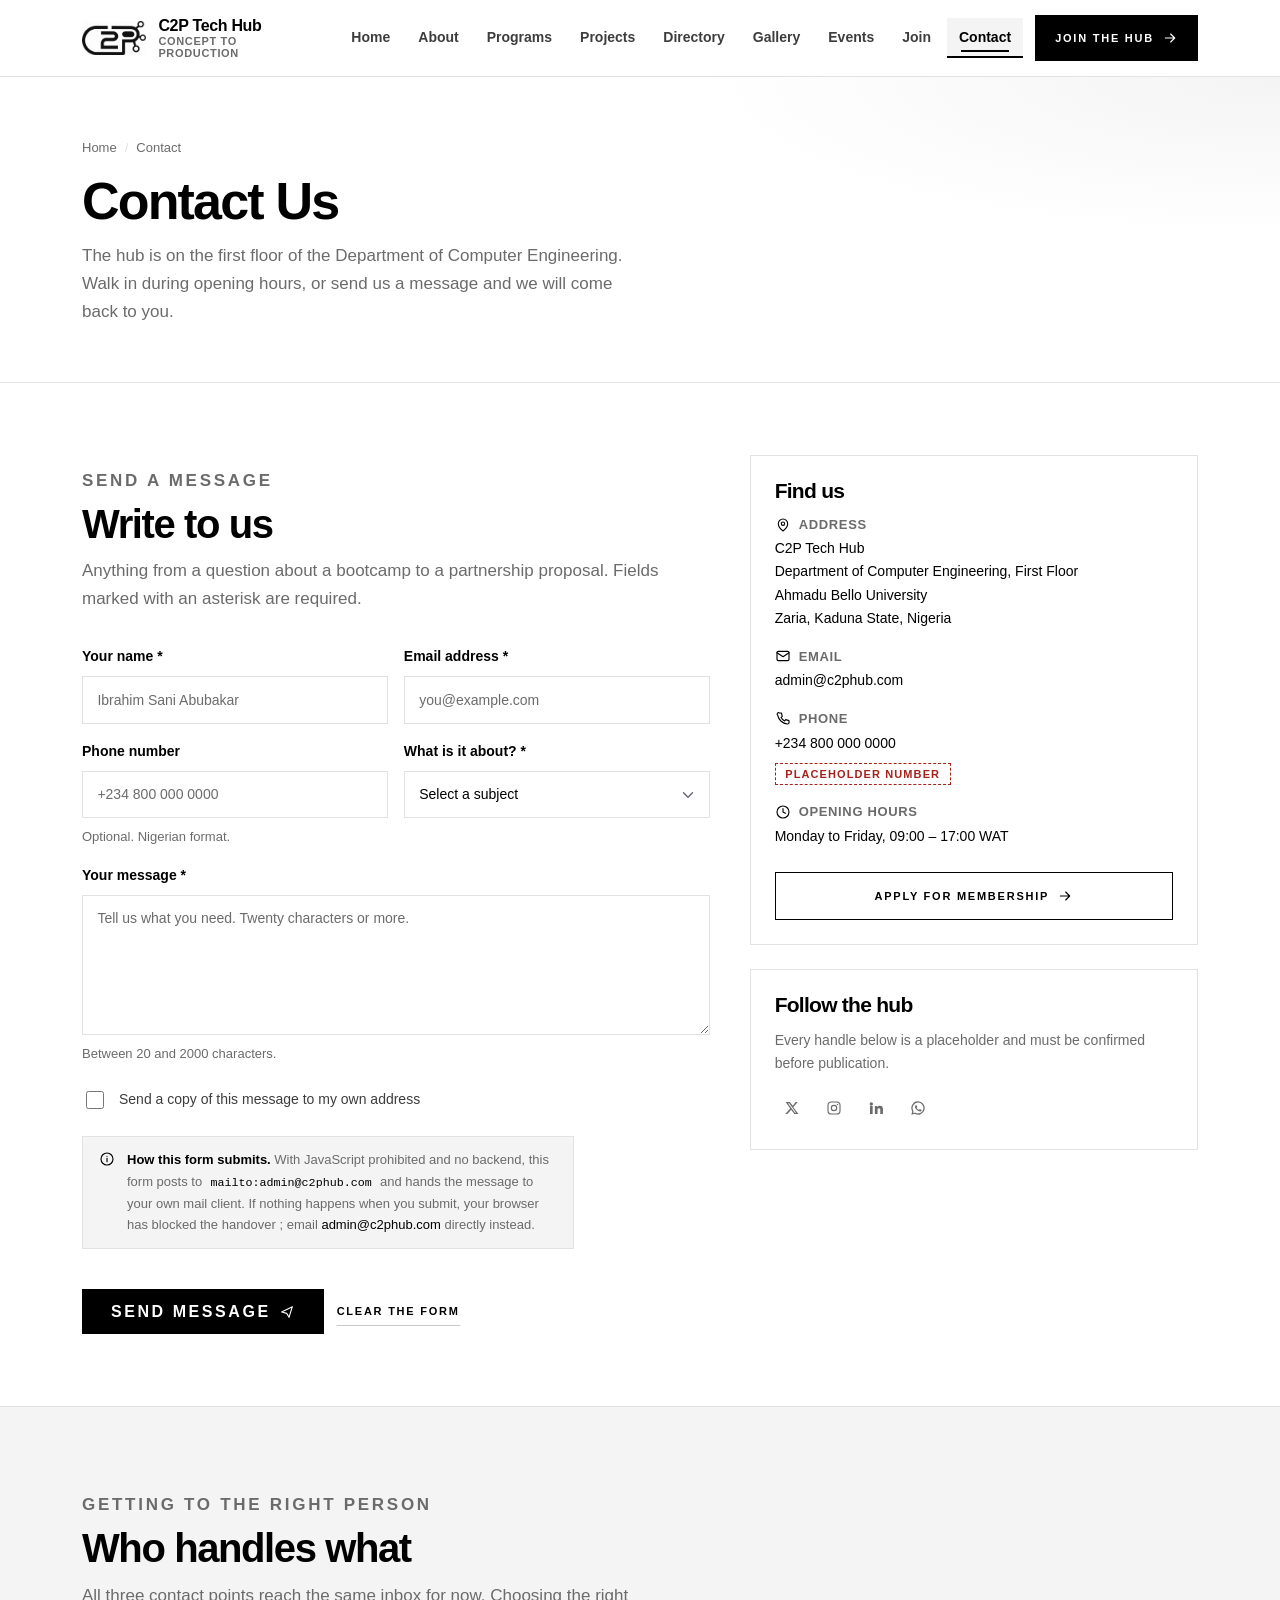
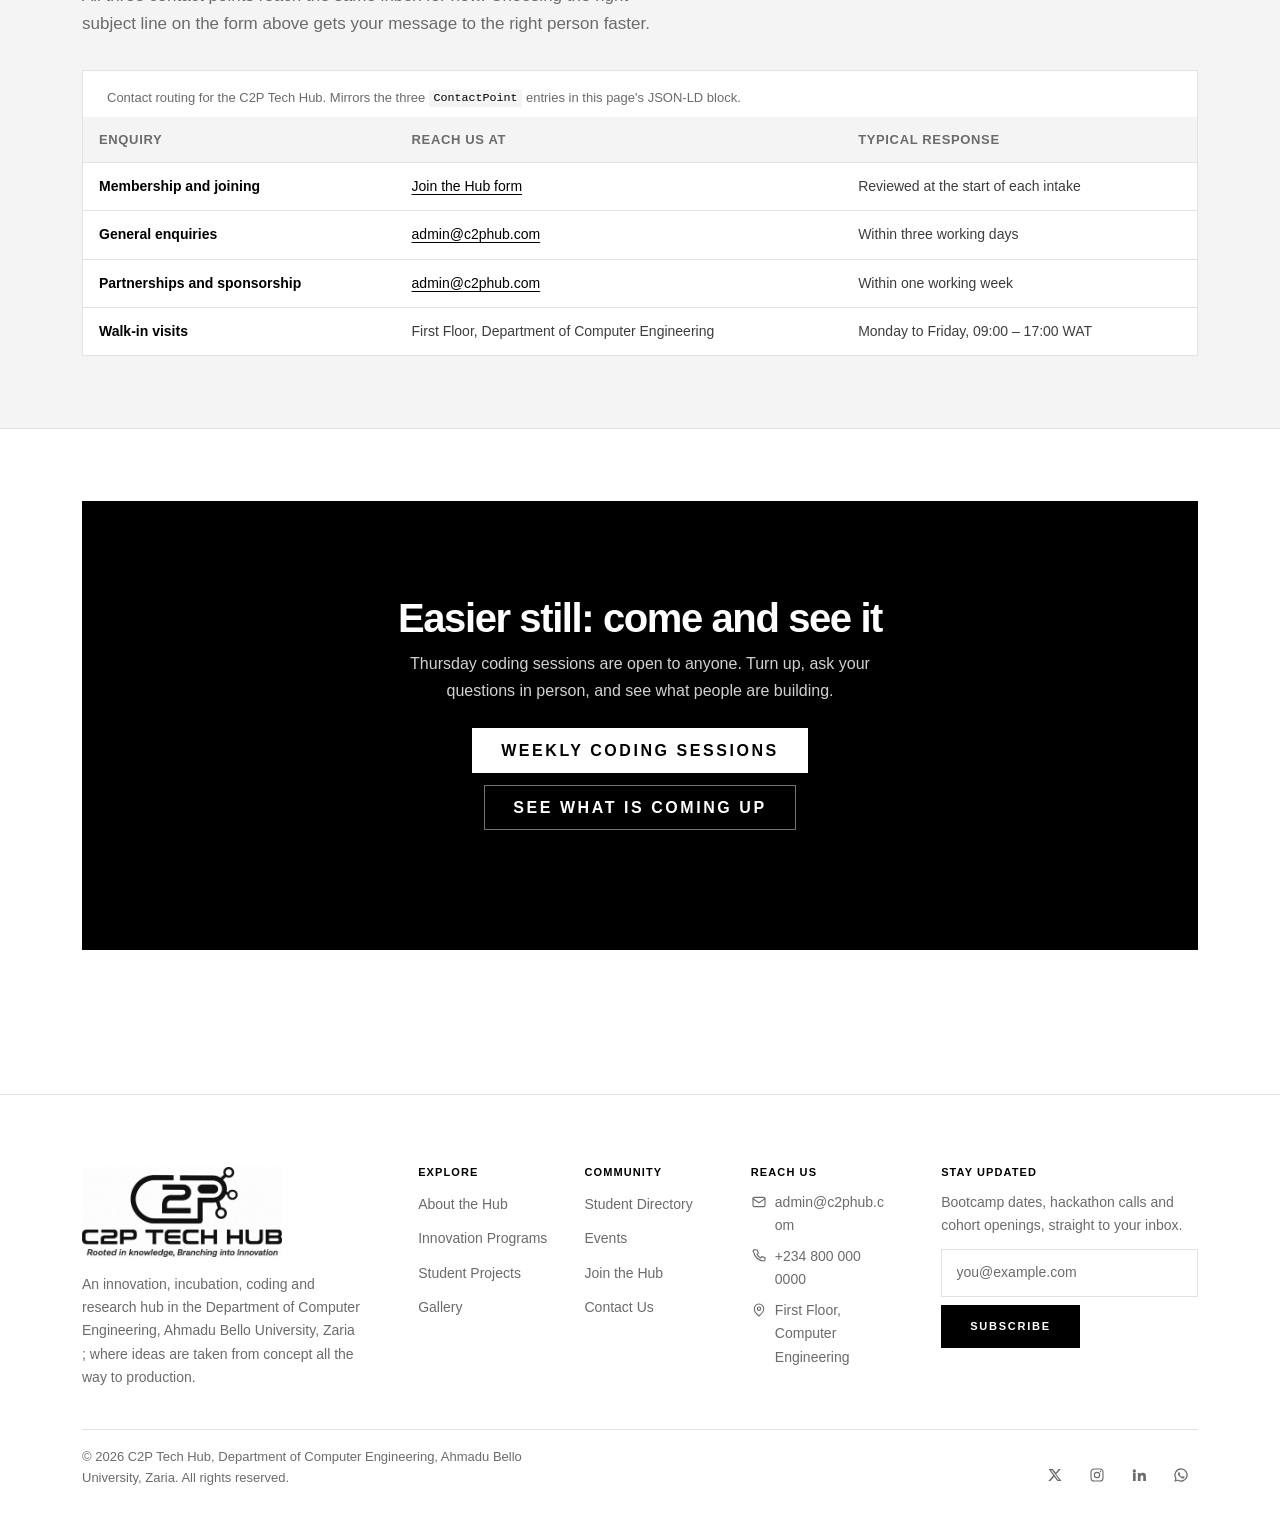
<file: contact.html>
<!DOCTYPE html>
<html lang="en">
<head>
  <meta charset="utf-8">
  <meta name="viewport" content="width=device-width, initial-scale=1">
  <title>Contact | C2P Tech Hub ; Concept to Production</title>
  <meta name="description" content="Contact the C2P Tech Hub: First Floor, Department of Computer Engineering, Ahmadu Bello University, Zaria. Email admin@c2phub.com.">
  <meta name="author" content="C2P Tech Hub, Department of Computer Engineering, Ahmadu Bello University, Zaria">
  <meta name="theme-color" content="#111111">
  <link rel="icon" href="assets/images/brand/c2p-mark-mono.png" type="image/png">
  <link rel="stylesheet" href="assets/css/reset.css">
  <link rel="stylesheet" href="assets/css/tokens.css">
  <link rel="stylesheet" href="assets/css/main.css">
  <link rel="stylesheet" href="assets/css/responsive.css">

  <!-- Declarative ld+json data island, not executable code. -->
  <script type="application/ld+json">
  {
    "@context": "https://schema.org",
    "@type": "EducationalOrganization",
    "name": "C2P Tech Hub",
    "alternateName": "Concept to Production Hub",
    "url": "https://c2phub.com/",
    "logo": "https://c2phub.com/assets/images/brand/c2p-logo-full.png",
    "email": "admin@c2phub.com",
    "telephone": "+234-800-000-0000",
    "description": "An innovation, incubation, coding and research hub in the Department of Computer Engineering, Ahmadu Bello University, Zaria.",
    "parentOrganization": {
      "@type": "CollegeOrUniversity",
      "name": "Ahmadu Bello University, Zaria",
      "department": {
        "@type": "Organization",
        "name": "Department of Computer Engineering"
      }
    },
    "address": {
      "@type": "PostalAddress",
      "name": "C2P Tech Hub",
      "streetAddress": "Department of Computer Engineering, First Floor",
      "addressLocality": "Zaria",
      "addressRegion": "Kaduna State",
      "postalCode": "810107",
      "addressCountry": "NG"
    },
    "contactPoint": [
      {
        "@type": "ContactPoint",
        "contactType": "general enquiries",
        "email": "admin@c2phub.com",
        "telephone": "+234-800-000-0000",
        "areaServed": "NG",
        "availableLanguage": ["English", "Hausa"],
        "hoursAvailable": {
          "@type": "OpeningHoursSpecification",
          "dayOfWeek": ["Monday", "Tuesday", "Wednesday", "Thursday", "Friday"],
          "opens": "09:00",
          "closes": "17:00"
        }
      },
      {
        "@type": "ContactPoint",
        "contactType": "membership",
        "email": "admin@c2phub.com",
        "areaServed": "NG",
        "availableLanguage": ["English", "Hausa"],
        "url": "https://c2phub.com/join.html"
      },
      {
        "@type": "ContactPoint",
        "contactType": "partnerships and sponsorship",
        "email": "admin@c2phub.com",
        "areaServed": "NG",
        "availableLanguage": ["English"]
      }
    ],
    "sameAs": [
      "https://x.com/c2ptechhub",
      "https://instagram.com/c2ptechhub",
      "https://linkedin.com/company/c2p-tech-hub",
      "https://wa.me/2348000000000"
    ]
  }
  </script>
</head>

<body>
  <a class="skip-link" href="#main">Skip to main content</a>

  <!-- Shared header / navigation -->
  <header class="site-header">
    <div class="container header-inner">

      <a class="brand" href="index.html">
        <img class="brand-mark" src="assets/images/brand/c2p-mark-mono.png"
             alt="C2P Tech Hub logo mark" width="320" height="169">
        <span class="brand-text">
          <span class="brand-name">C2P Tech Hub</span>
          <span class="brand-tagline">Concept to Production</span>
        </span>
      </a>

      <input class="nav-toggle" type="checkbox" id="nav-toggle">
      <label class="nav-toggle-label" for="nav-toggle">
        <svg class="icon icon-open" viewBox="0 0 24 24" aria-hidden="true" focusable="false">
          <path d="M4 7h16M4 12h16M4 17h16"/>
        </svg>
        <svg class="icon icon-close" viewBox="0 0 24 24" aria-hidden="true" focusable="false">
          <path d="M6 6l12 12M18 6L6 18"/>
        </svg>
        <span class="sr-only">Show or hide the main menu</span>
      </label>

      <nav class="site-nav" aria-label="Primary">
        <ul class="nav-list">
          <li><a class="nav-link" href="index.html">Home</a></li>
          <li><a class="nav-link" href="about.html">About</a></li>
          <li><a class="nav-link" href="programs.html">Programs</a></li>
          <li><a class="nav-link" href="projects.html">Projects</a></li>
          <li><a class="nav-link" href="directory.html">Directory</a></li>
          <li><a class="nav-link" href="gallery.html">Gallery</a></li>
          <li><a class="nav-link" href="events.html">Events</a></li>
          <li><a class="nav-link" href="join.html">Join</a></li>
          <li><a class="nav-link" href="contact.html" aria-current="page">Contact</a></li>
        </ul>
      </nav>

      <a class="btn btn-primary header-cta" href="join.html">
        Join the Hub
        <svg class="icon icon--sm" viewBox="0 0 24 24" aria-hidden="true" focusable="false">
          <path d="M5 12h14M13 6l6 6-6 6"/>
        </svg>
      </a>

    </div>
  </header>

  <main id="main">

    <!-- Page banner -->
    <section class="page-banner" aria-labelledby="page-title">
      <div class="container">
        <nav class="breadcrumb" aria-label="Breadcrumb">
          <ol>
            <li><a href="index.html">Home</a></li>
            <li aria-current="page">Contact</li>
          </ol>
        </nav>
        <h1 id="page-title">Contact Us</h1>
        <p>
          The hub is on the first floor of the Department of Computer Engineering.
          Walk in during opening hours, or send us a message and we will come back
          to you.
        </p>
      </div>
    </section>

    <!-- Form and contact details -->
    <section class="section" aria-labelledby="message-title">
      <div class="container">
        <div class="split split--sidebar">

          <!-- ------------------------- Message form ------------------------- -->
          <div>
            <div class="section-head section-head--left">
              <p class="eyebrow">Send a message</p>
              <h2 id="message-title">Write to us</h2>
              <p>
                Anything from a question about a bootcamp to a partnership proposal.
                Fields marked with an asterisk are required.
              </p>
            </div>

            <!-- Native HTML5 validation and CSS state selectors only; no script. -->

            <form class="form mt-4" action="mailto:admin@c2phub.com" method="post"
                  enctype="text/plain" aria-labelledby="message-title">

              <div class="form-grid form-grid--2">

                <div class="field">
                  <label for="contact-name">Your name <span class="required-mark" aria-hidden="true">*</span></label>
                  <input class="input" type="text" id="contact-name" name="name"
                         placeholder="Ibrahim Sani Abubakar" required minlength="3" maxlength="80"
                         autocomplete="name" aria-describedby="contact-name-error">
                  <span class="error-text" id="contact-name-error">Enter your name, at least three characters.</span>
                </div>

                <div class="field">
                  <label for="contact-email">Email address <span class="required-mark" aria-hidden="true">*</span></label>
                  <input class="input" type="email" id="contact-email" name="email"
                         placeholder="you@example.com" required
                         autocomplete="email" aria-describedby="contact-email-error">
                  <span class="error-text" id="contact-email-error">Enter a valid email address, for example you@example.com.</span>
                </div>

                <div class="field">
                  <label for="contact-phone">Phone number</label>
                  <input class="input" type="tel" id="contact-phone" name="phone"
                         placeholder="+234 800 000 0000"
                         pattern="(\+234|0)[\s-]?[789][01]\d[\s-]?\d{3}[\s-]?\d{4}"
                         autocomplete="tel" aria-describedby="contact-phone-hint contact-phone-error">
                  <span class="hint" id="contact-phone-hint">Optional. Nigerian format.</span>
                  <span class="error-text" id="contact-phone-error">That does not look like a Nigerian phone number.</span>
                </div>

                <div class="field">
                  <label for="contact-subject">What is it about? <span class="required-mark" aria-hidden="true">*</span></label>
                  <select class="select" id="contact-subject" name="subject" required>
                    <option value="">Select a subject</option>
                    <option value="Membership">Membership and joining</option>
                    <option value="Programs">A specific program</option>
                    <option value="Projects">A project or collaboration</option>
                    <option value="Partnership">Partnership or sponsorship</option>
                    <option value="Mentorship">Offering mentorship</option>
                    <option value="Media">Press and media</option>
                    <option value="Other">Something else</option>
                  </select>
                </div>

                <div class="field field--full">
                  <label for="contact-message">Your message <span class="required-mark" aria-hidden="true">*</span></label>
                  <textarea class="textarea" id="contact-message" name="message" required
                            minlength="20" maxlength="2000"
                            placeholder="Tell us what you need. Twenty characters or more."
                            aria-describedby="contact-message-hint contact-message-error"></textarea>
                  <span class="hint" id="contact-message-hint">Between 20 and 2000 characters.</span>
                  <span class="error-text" id="contact-message-error">Write at least 20 characters so we can help properly.</span>
                </div>

              </div>

              <label class="check" for="contact-copy">
                <input type="checkbox" id="contact-copy" name="send_copy" value="yes">
                <span>Send a copy of this message to my own address</span>
              </label>

              <p class="form-note">
                <svg class="icon icon--sm" viewBox="0 0 24 24" aria-hidden="true" focusable="false">
                  <circle cx="12" cy="12" r="9"/>
                  <path d="M12 11v5M12 8h.01"/>
                </svg>
                <span>
                  <strong>How this form submits.</strong> With JavaScript prohibited and no
                  backend, this form posts to <code>mailto:admin@c2phub.com</code> and hands
                  the message to your own mail client. If nothing happens when you submit,
                  your browser has blocked the handover ; email
                  <a href="mailto:admin@c2phub.com">admin@c2phub.com</a> directly instead.
                </span>
              </p>

              <p class="cluster">
                <button class="btn btn-primary btn--lg" type="submit">
                  Send message
                  <svg class="icon icon--sm" viewBox="0 0 24 24" aria-hidden="true" focusable="false">
                    <path d="M4 12l16-8-5 16-3.5-6L4 12z"/>
                  </svg>
                </button>
                <button class="btn btn-ghost" type="reset">Clear the form</button>
              </p>

            </form>
          </div>

          <!-- ------------------------ Contact details ----------------------- -->
          <aside aria-labelledby="details-title">
            <div class="card">
              <h2 id="details-title" class="mt-0">Find us</h2>

              <dl class="detail-list">
                <div>
                  <dt>
                    <svg class="icon icon--sm" viewBox="0 0 24 24" aria-hidden="true" focusable="false">
                      <path d="M12 21s7-5.6 7-11a7 7 0 1 0-14 0c0 5.4 7 11 7 11z"/>
                      <circle cx="12" cy="10" r="2.5"/>
                    </svg>
                    Address
                  </dt>
                  <dd>
                    <address>
                      C2P Tech Hub<br>
                      Department of Computer Engineering, First Floor<br>
                      Ahmadu Bello University<br>
                      Zaria, Kaduna State, Nigeria
                    </address>
                  </dd>
                </div>

                <div>
                  <dt>
                    <svg class="icon icon--sm" viewBox="0 0 24 24" aria-hidden="true" focusable="false">
                      <rect x="3" y="5" width="18" height="14" rx="2"/>
                      <path d="M3 7l9 6 9-6"/>
                    </svg>
                    Email
                  </dt>
                  <dd><a href="mailto:admin@c2phub.com">admin@c2phub.com</a></dd>
                </div>

                <div>
                  <dt>
                    <svg class="icon icon--sm" viewBox="0 0 24 24" aria-hidden="true" focusable="false">
                      <path d="M6.5 3h3l1.5 5-2 1.5a12 12 0 0 0 5.5 5.5L16 13l5 1.5v3a2 2 0 0 1-2.2 2A16.5 16.5 0 0 1 4 6.2 2 2 0 0 1 6.5 3z"/>
                    </svg>
                    Phone
                  </dt>
                  <dd>
                    <a href="tel:+2348000000000">+234 800 000 0000</a>
                    <span class="tag tag--placeholder">Placeholder number</span>
                  </dd>
                </div>

                <div>
                  <dt>
                    <svg class="icon icon--sm" viewBox="0 0 24 24" aria-hidden="true" focusable="false">
                      <circle cx="12" cy="12" r="9"/>
                      <path d="M12 7v5l3.5 2"/>
                    </svg>
                    Opening hours
                  </dt>
                  <dd>Monday to Friday, 09:00 &ndash; 17:00 WAT</dd>
                </div>
              </dl>

              <p class="mt-5">
                <a class="btn btn-secondary btn--block" href="join.html">
                  Apply for membership
                  <svg class="icon icon--sm" viewBox="0 0 24 24" aria-hidden="true" focusable="false">
                    <path d="M5 12h14M13 6l6 6-6 6"/>
                  </svg>
                </a>
              </p>
            </div>

            <div class="card mt-5">
              <h2 class="mt-0">Follow the hub</h2>
              <p>
                Every handle below is a placeholder and must be confirmed before
                publication.
              </p>
              <ul class="social-list">
                <li>
                  <a href="https://x.com/c2ptechhub" title="C2P Tech Hub on X">
                    <span class="sr-only">C2P Tech Hub on X (placeholder handle)</span>
                    <svg class="icon icon--sm icon--filled" viewBox="0 0 24 24" aria-hidden="true" focusable="false">
                      <path d="M17.5 3h3.1l-6.8 7.8L21.8 21h-6.2l-4.9-6.3L5.1 21H2l7.3-8.3L2.4 3h6.4l4.4 5.8L17.5 3zm-1.1 16.1h1.7L7.7 4.8H5.9l10.5 14.3z"/>
                    </svg>
                  </a>
                </li>
                <li>
                  <a href="https://instagram.com/c2ptechhub" title="C2P Tech Hub on Instagram">
                    <span class="sr-only">C2P Tech Hub on Instagram (placeholder handle)</span>
                    <svg class="icon icon--sm" viewBox="0 0 24 24" aria-hidden="true" focusable="false">
                      <rect x="3" y="3" width="18" height="18" rx="5"/>
                      <circle cx="12" cy="12" r="4"/>
                      <circle cx="17.2" cy="6.8" r="1.1" fill="currentColor" stroke="none"/>
                    </svg>
                  </a>
                </li>
                <li>
                  <a href="https://linkedin.com/company/c2p-tech-hub" title="C2P Tech Hub on LinkedIn">
                    <span class="sr-only">C2P Tech Hub on LinkedIn (placeholder handle)</span>
                    <svg class="icon icon--sm icon--filled" viewBox="0 0 24 24" aria-hidden="true" focusable="false">
                      <path d="M4.98 3.5a2.5 2.5 0 1 1 0 5 2.5 2.5 0 0 1 0-5zM3 9h4v12H3V9zm7 0h3.8v1.7h.05c.53-.95 1.83-1.95 3.77-1.95 4.03 0 4.78 2.5 4.78 5.76V21h-4v-5.6c0-1.34-.03-3.06-1.9-3.06-1.9 0-2.2 1.45-2.2 2.96V21h-4V9z"/>
                    </svg>
                  </a>
                </li>
                <li>
                  <a href="https://wa.me/2348000000000" title="C2P Tech Hub on WhatsApp">
                    <span class="sr-only">C2P Tech Hub on WhatsApp (placeholder number)</span>
                    <svg class="icon icon--sm icon--filled" viewBox="0 0 24 24" aria-hidden="true" focusable="false">
                      <path d="M12 2a10 10 0 0 0-8.6 15.05L2 22l5.1-1.33A10 10 0 1 0 12 2zm0 1.9a8.1 8.1 0 1 1-4.13 15.07l-.3-.18-3.02.79.8-2.94-.19-.31A8.1 8.1 0 0 1 12 3.9zm-3.1 4.1c-.16 0-.42.06-.64.3-.22.24-.85.83-.85 2.02s.87 2.34 1 2.5c.12.16 1.7 2.7 4.17 3.68 2.06.81 2.48.65 2.93.61.45-.04 1.45-.59 1.65-1.17.2-.57.2-1.06.14-1.16-.06-.1-.22-.16-.46-.28-.24-.12-1.45-.71-1.67-.79-.22-.08-.39-.12-.55.12-.16.24-.63.79-.77.95-.14.16-.28.18-.52.06-.24-.12-1.03-.38-1.96-1.21-.72-.65-1.21-1.45-1.35-1.69-.14-.24-.02-.37.1-.49.11-.11.24-.28.36-.42.12-.14.16-.24.24-.4.08-.16.04-.3-.02-.42-.06-.12-.54-1.32-.74-1.8-.19-.46-.39-.4-.54-.41h-.46z"/>
                    </svg>
                  </a>
                </li>
              </ul>
            </div>
          </aside>

        </div>
      </div>
    </section>

    <!-- Who to ask table -->
    <section class="section section--sunken" aria-labelledby="routing-title">
      <div class="container">

        <div class="section-head section-head--left">
          <p class="eyebrow">Getting to the right person</p>
          <h2 id="routing-title">Who handles what</h2>
          <p>
            All three contact points reach the same inbox for now. Choosing the right
            subject line on the form above gets your message to the right person
            faster.
          </p>
        </div>

        <div class="table-wrap mt-5">
          <table class="data-table">
            <caption>
              Contact routing for the C2P Tech Hub. Mirrors the three
              <code>ContactPoint</code> entries in this page's JSON-LD block.
            </caption>
            <thead>
              <tr>
                <th scope="col">Enquiry</th>
                <th scope="col">Reach us at</th>
                <th scope="col">Typical response</th>
              </tr>
            </thead>
            <tbody>
              <tr>
                <th scope="row">Membership and joining</th>
                <td><a href="join.html">Join the Hub form</a></td>
                <td>Reviewed at the start of each intake</td>
              </tr>
              <tr>
                <th scope="row">General enquiries</th>
                <td><a href="mailto:admin@c2phub.com">admin@c2phub.com</a></td>
                <td>Within three working days</td>
              </tr>
              <tr>
                <th scope="row">Partnerships and sponsorship</th>
                <td><a href="mailto:admin@c2phub.com">admin@c2phub.com</a></td>
                <td>Within one working week</td>
              </tr>
              <tr>
                <th scope="row">Walk-in visits</th>
                <td>First Floor, Department of Computer Engineering</td>
                <td>Monday to Friday, 09:00 &ndash; 17:00 WAT</td>
              </tr>
            </tbody>
          </table>
        </div>

      </div>
    </section>

    <!-- Cta band -->
    <section class="section" aria-labelledby="cta-title">
      <div class="container">
        <div class="cta-band">
          <h2 id="cta-title">Easier still: come and see it</h2>
          <p>
            Thursday coding sessions are open to anyone. Turn up, ask your questions
            in person, and see what people are building.
          </p>
          <p class="cluster">
            <a class="btn btn-inverse btn--lg" href="programs.html#prog-coding-sessions">Weekly coding sessions</a>
            <a class="btn btn-outline-inverse btn--lg" href="events.html">See what is coming up</a>
          </p>
        </div>
      </div>
    </section>

  </main>

  <!-- Shared footer -->
  <footer class="site-footer">
    <div class="container">

      <div class="footer-top">

        <div class="footer-brand">
          <a href="index.html">
            <img class="footer-logo" src="assets/images/brand/c2p-logo-mono.png"
                 alt="C2P Tech Hub ; Rooted in knowledge, Branching into Innovation"
                 width="900" height="405">
          </a>
          <p>
            An innovation, incubation, coding and research hub in the Department
            of Computer Engineering, Ahmadu Bello University, Zaria ; where
            ideas are taken from concept all the way to production.
          </p>
        </div>

        <div class="footer-nav-groups">

          <div class="footer-group">
            <h2>Explore</h2>
            <ul>
              <li><a href="about.html">About the Hub</a></li>
              <li><a href="programs.html">Innovation Programs</a></li>
              <li><a href="projects.html">Student Projects</a></li>
              <li><a href="gallery.html">Gallery</a></li>
            </ul>
          </div>

          <div class="footer-group">
            <h2>Community</h2>
            <ul>
              <li><a href="directory.html">Student Directory</a></li>
              <li><a href="events.html">Events</a></li>
              <li><a href="join.html">Join the Hub</a></li>
              <li><a href="contact.html">Contact Us</a></li>
            </ul>
          </div>

          <div class="footer-group">
            <h2>Reach Us</h2>
            <ul>
              <li>
                <a href="mailto:admin@c2phub.com">
                  <svg class="icon icon--sm" viewBox="0 0 24 24" aria-hidden="true" focusable="false">
                    <rect x="3" y="5" width="18" height="14" rx="2"/>
                    <path d="M3 7l9 6 9-6"/>
                  </svg>
                  admin@c2phub.com
                </a>
              </li>
              <li>
                <a href="tel:+2348000000000">
                  <svg class="icon icon--sm" viewBox="0 0 24 24" aria-hidden="true" focusable="false">
                    <path d="M6.5 3h3l1.5 5-2 1.5a12 12 0 0 0 5.5 5.5L16 13l5 1.5v3a2 2 0 0 1-2.2 2A16.5 16.5 0 0 1 4 6.2 2 2 0 0 1 6.5 3z"/>
                  </svg>
                  +234 800 000 0000
                </a>
              </li>
              <li>
                <a href="contact.html">
                  <svg class="icon icon--sm" viewBox="0 0 24 24" aria-hidden="true" focusable="false">
                    <path d="M12 21s7-5.6 7-11a7 7 0 1 0-14 0c0 5.4 7 11 7 11z"/>
                    <circle cx="12" cy="10" r="2.5"/>
                  </svg>
                  First Floor, Computer Engineering
                </a>
              </li>
            </ul>
          </div>

        </div>

        <div class="footer-subscribe">
          <h2>Stay Updated</h2>
          <p>Bootcamp dates, hackathon calls and cohort openings, straight to your inbox.</p>
          <form class="inline-form" action="mailto:admin@c2phub.com" method="post"
                enctype="text/plain" aria-label="Subscribe to C2P Tech Hub updates">
            <label class="sr-only" for="footer-email">Your email address</label>
            <input class="input" type="email" id="footer-email" name="subscriber_email"
                   placeholder="you@example.com" required>
            <button class="btn btn-primary" type="submit">Subscribe</button>
          </form>
        </div>

      </div>

      <div class="footer-bottom">
        <p>&copy; 2026 C2P Tech Hub, Department of Computer Engineering, Ahmadu Bello University, Zaria. All rights reserved.</p>

        <ul class="social-list">
          <li>
            <a href="https://x.com/c2ptechhub" title="C2P Tech Hub on X">
              <span class="sr-only">C2P Tech Hub on X (placeholder handle)</span>
              <svg class="icon icon--sm icon--filled" viewBox="0 0 24 24" aria-hidden="true" focusable="false">
                <path d="M17.5 3h3.1l-6.8 7.8L21.8 21h-6.2l-4.9-6.3L5.1 21H2l7.3-8.3L2.4 3h6.4l4.4 5.8L17.5 3zm-1.1 16.1h1.7L7.7 4.8H5.9l10.5 14.3z"/>
              </svg>
            </a>
          </li>
          <li>
            <a href="https://instagram.com/c2ptechhub" title="C2P Tech Hub on Instagram">
              <span class="sr-only">C2P Tech Hub on Instagram (placeholder handle)</span>
              <svg class="icon icon--sm" viewBox="0 0 24 24" aria-hidden="true" focusable="false">
                <rect x="3" y="3" width="18" height="18" rx="5"/>
                <circle cx="12" cy="12" r="4"/>
                <circle cx="17.2" cy="6.8" r="1.1" fill="currentColor" stroke="none"/>
              </svg>
            </a>
          </li>
          <li>
            <a href="https://linkedin.com/company/c2p-tech-hub" title="C2P Tech Hub on LinkedIn">
              <span class="sr-only">C2P Tech Hub on LinkedIn (placeholder handle)</span>
              <svg class="icon icon--sm icon--filled" viewBox="0 0 24 24" aria-hidden="true" focusable="false">
                <path d="M4.98 3.5a2.5 2.5 0 1 1 0 5 2.5 2.5 0 0 1 0-5zM3 9h4v12H3V9zm7 0h3.8v1.7h.05c.53-.95 1.83-1.95 3.77-1.95 4.03 0 4.78 2.5 4.78 5.76V21h-4v-5.6c0-1.34-.03-3.06-1.9-3.06-1.9 0-2.2 1.45-2.2 2.96V21h-4V9z"/>
              </svg>
            </a>
          </li>
          <li>
            <a href="https://wa.me/2348000000000" title="C2P Tech Hub on WhatsApp">
              <span class="sr-only">C2P Tech Hub on WhatsApp (placeholder number)</span>
              <svg class="icon icon--sm icon--filled" viewBox="0 0 24 24" aria-hidden="true" focusable="false">
                <path d="M12 2a10 10 0 0 0-8.6 15.05L2 22l5.1-1.33A10 10 0 1 0 12 2zm0 1.9a8.1 8.1 0 1 1-4.13 15.07l-.3-.18-3.02.79.8-2.94-.19-.31A8.1 8.1 0 0 1 12 3.9zm-3.1 4.1c-.16 0-.42.06-.64.3-.22.24-.85.83-.85 2.02s.87 2.34 1 2.5c.12.16 1.7 2.7 4.17 3.68 2.06.81 2.48.65 2.93.61.45-.04 1.45-.59 1.65-1.17.2-.57.2-1.06.14-1.16-.06-.1-.22-.16-.46-.28-.24-.12-1.45-.71-1.67-.79-.22-.08-.39-.12-.55.12-.16.24-.63.79-.77.95-.14.16-.28.18-.52.06-.24-.12-1.03-.38-1.96-1.21-.72-.65-1.21-1.45-1.35-1.69-.14-.24-.02-.37.1-.49.11-.11.24-.28.36-.42.12-.14.16-.24.24-.4.08-.16.04-.3-.02-.42-.06-.12-.54-1.32-.74-1.8-.19-.46-.39-.4-.54-.41h-.46z"/>
              </svg>
            </a>
          </li>
        </ul>
      </div>

    </div>
  </footer>

</body>
</html>
</file>
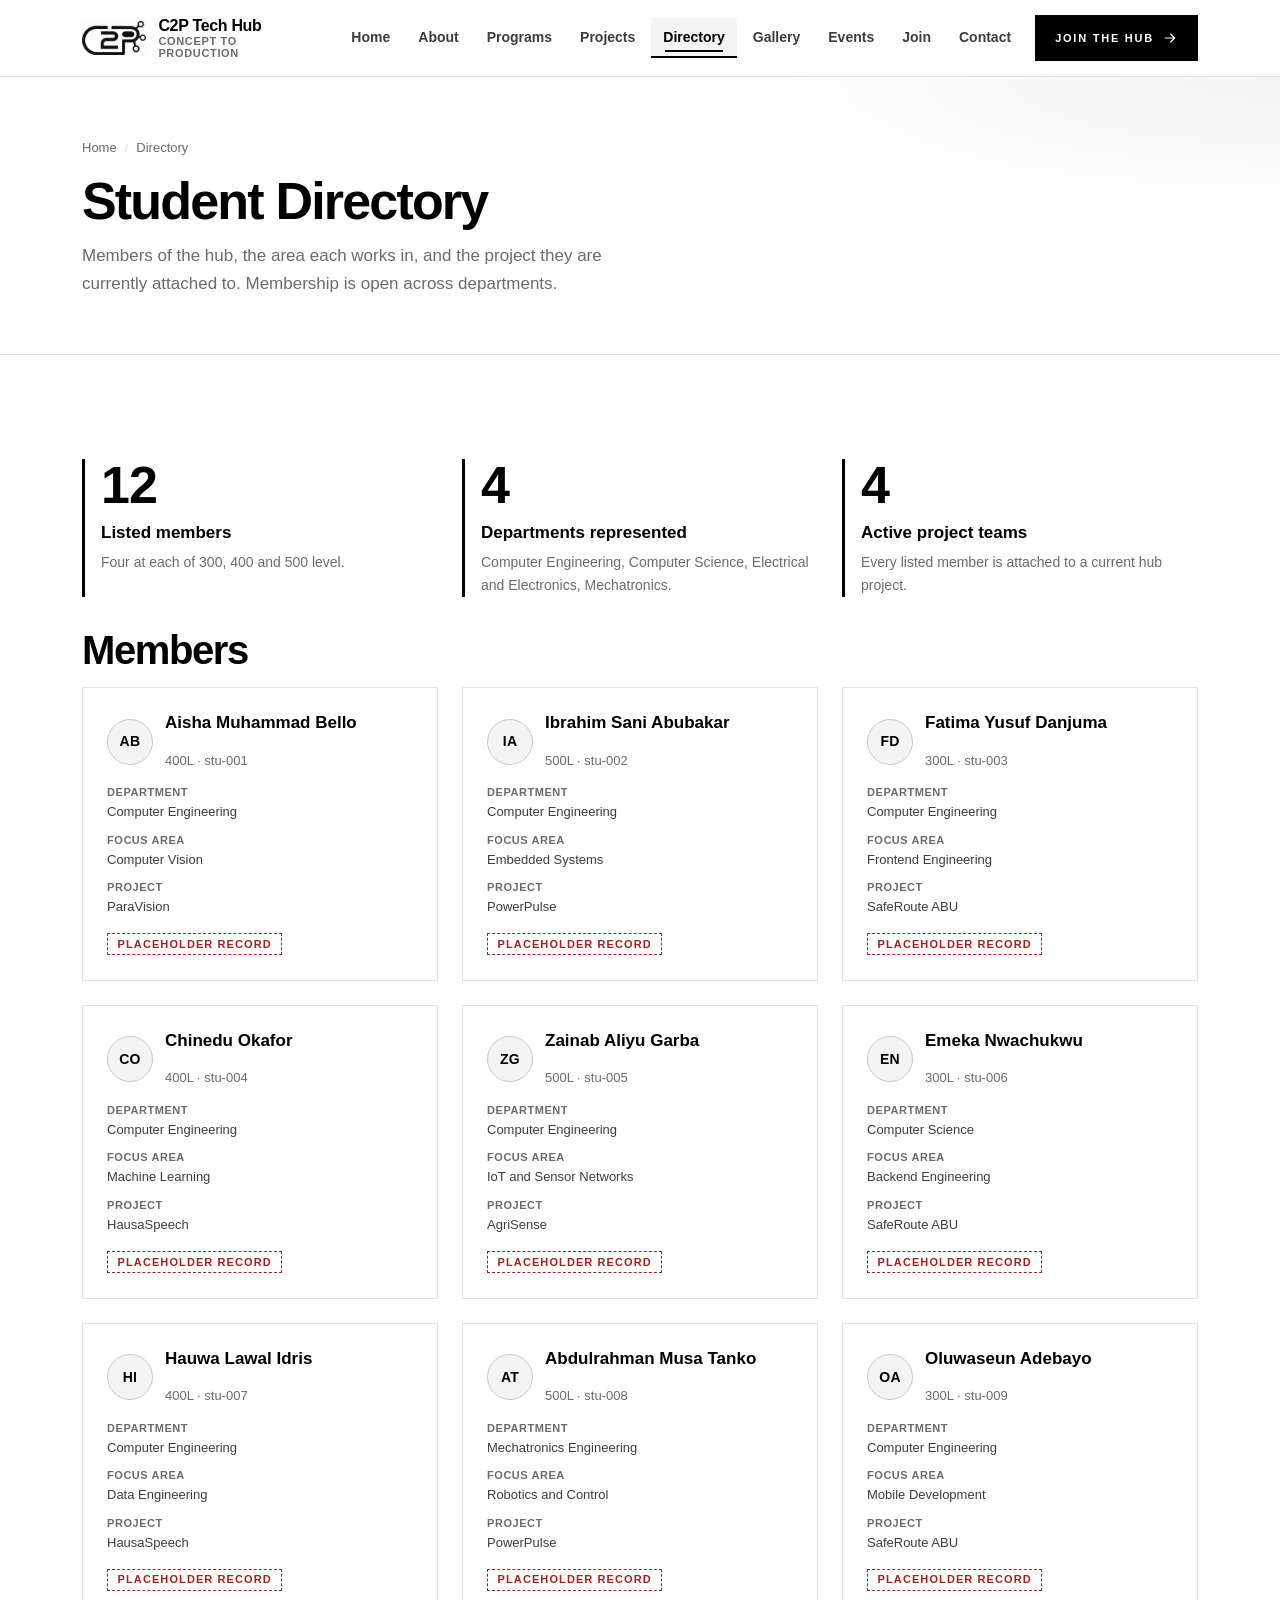
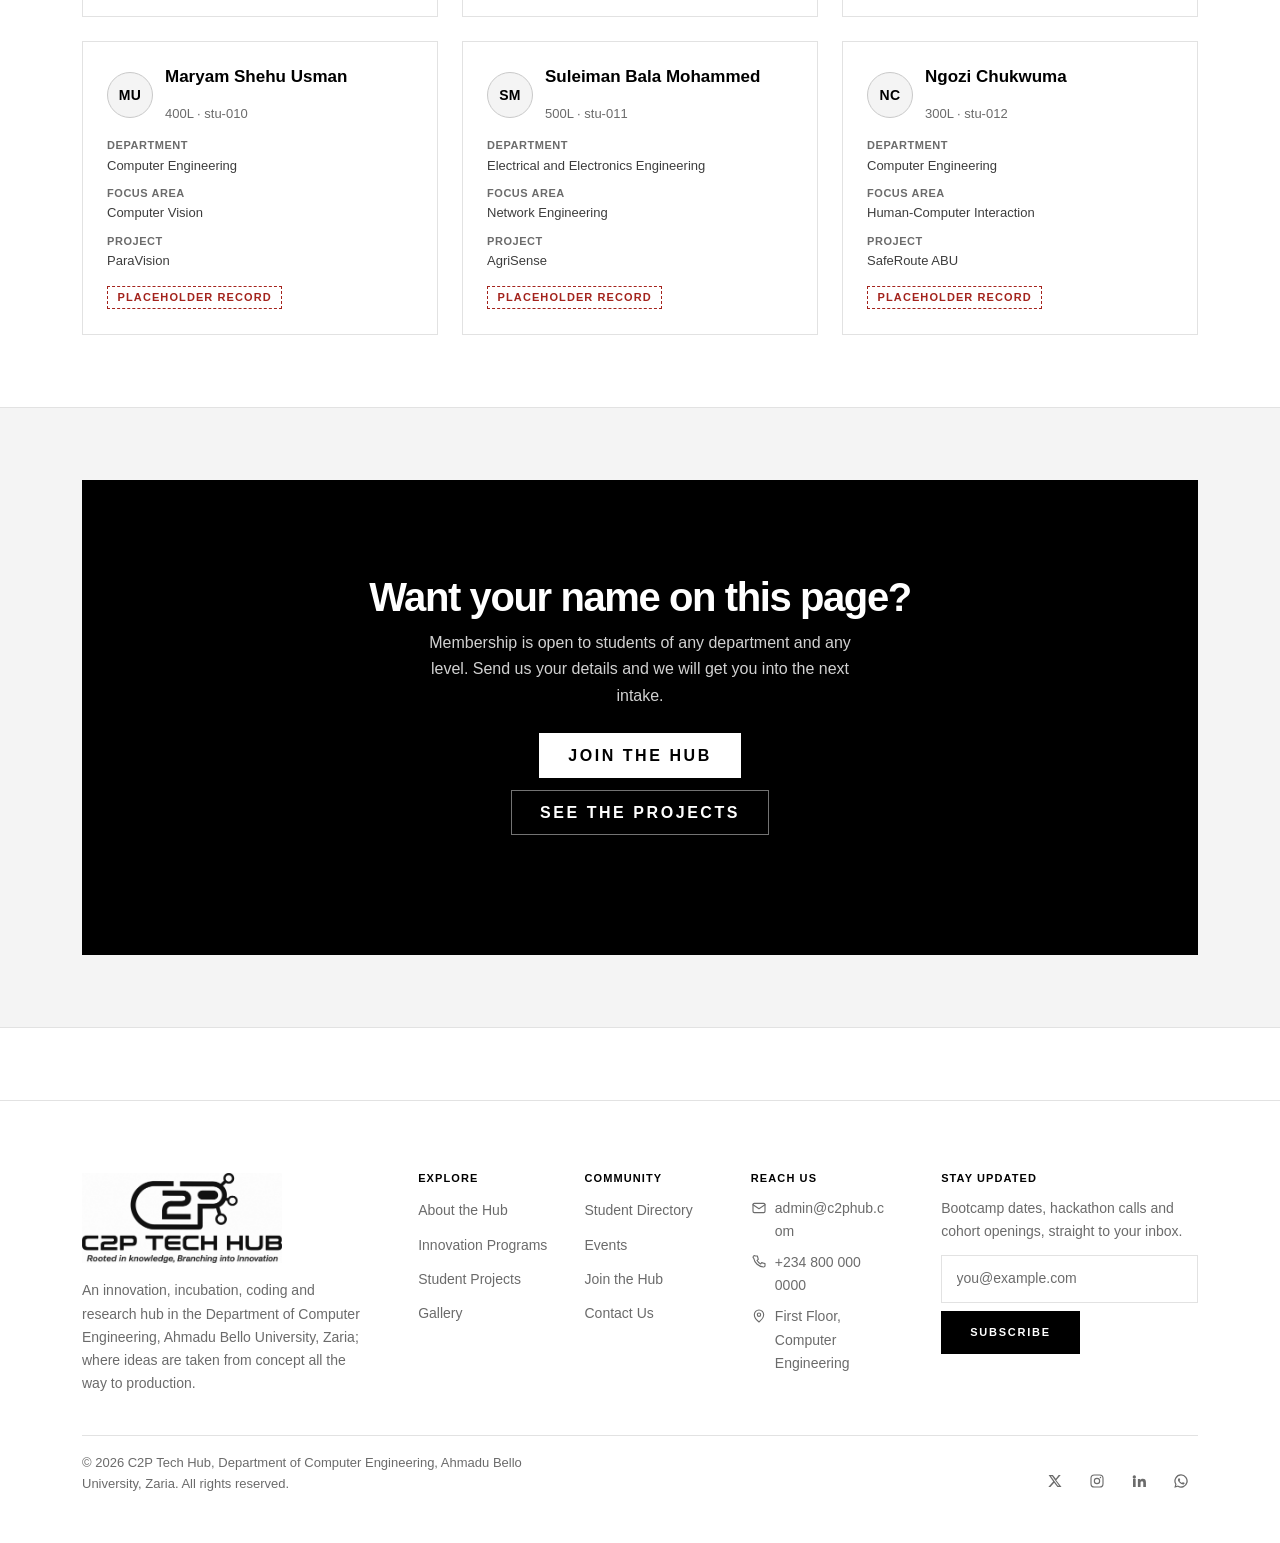
<file: directory.html>
<!DOCTYPE html>
<html lang="en">
<head>
  <meta charset="utf-8">
  <meta name="viewport" content="width=device-width, initial-scale=1">
  <title>Student Directory | C2P Tech Hub; Concept to Production</title>
  <meta name="description" content="The C2P Tech Hub student directory: members, their level of study, department, focus area and the project they are currently attached to.">
  <meta name="author" content="C2P Tech Hub, Department of Computer Engineering, Ahmadu Bello University, Zaria">
  <meta name="theme-color" content="#111111">
  <link rel="icon" href="assets/images/brand/c2p-mark-mono.png" type="image/png">
  <link rel="stylesheet" href="assets/css/reset.css">
  <link rel="stylesheet" href="assets/css/tokens.css">
  <link rel="stylesheet" href="assets/css/main.css">
  <link rel="stylesheet" href="assets/css/responsive.css">

  <!-- Declarative ld+json data island, not executable code. -->
  <script type="application/ld+json">
  {
    "@context": "https://schema.org",
    "@type": "CollectionPage",
    "name": "C2P Tech Hub Student Directory",
    "url": "https://c2phub.com/directory.html",
    "description": "Directory of C2P Tech Hub members, listing level of study, department, focus area and current project. All entries are currently placeholder records.",
    "isPartOf": {
      "@type": "WebSite",
      "name": "C2P Tech Hub",
      "url": "https://c2phub.com/"
    },
    "mainEntity": {
      "@type": "ItemList",
      "name": "Hub members",
      "numberOfItems": 12,
      "itemListElement": [
        { "@type": "ListItem", "position": 1,  "item": { "@type": "Person", "name": "Aisha Muhammad Bello",   "jobTitle": "400L student", "knowsAbout": "Computer Vision",             "affiliation": { "@type": "Organization", "name": "Department of Computer Engineering" } } },
        { "@type": "ListItem", "position": 2,  "item": { "@type": "Person", "name": "Ibrahim Sani Abubakar",  "jobTitle": "500L student", "knowsAbout": "Embedded Systems",            "affiliation": { "@type": "Organization", "name": "Department of Computer Engineering" } } },
        { "@type": "ListItem", "position": 3,  "item": { "@type": "Person", "name": "Fatima Yusuf Danjuma",   "jobTitle": "300L student", "knowsAbout": "Frontend Engineering",        "affiliation": { "@type": "Organization", "name": "Department of Computer Engineering" } } },
        { "@type": "ListItem", "position": 4,  "item": { "@type": "Person", "name": "Chinedu Okafor",         "jobTitle": "400L student", "knowsAbout": "Machine Learning",            "affiliation": { "@type": "Organization", "name": "Department of Computer Engineering" } } },
        { "@type": "ListItem", "position": 5,  "item": { "@type": "Person", "name": "Zainab Aliyu Garba",     "jobTitle": "500L student", "knowsAbout": "IoT and Sensor Networks",     "affiliation": { "@type": "Organization", "name": "Department of Computer Engineering" } } },
        { "@type": "ListItem", "position": 6,  "item": { "@type": "Person", "name": "Emeka Nwachukwu",        "jobTitle": "300L student", "knowsAbout": "Backend Engineering",         "affiliation": { "@type": "Organization", "name": "Department of Computer Science" } } },
        { "@type": "ListItem", "position": 7,  "item": { "@type": "Person", "name": "Hauwa Lawal Idris",      "jobTitle": "400L student", "knowsAbout": "Data Engineering",            "affiliation": { "@type": "Organization", "name": "Department of Computer Engineering" } } },
        { "@type": "ListItem", "position": 8,  "item": { "@type": "Person", "name": "Abdulrahman Musa Tanko", "jobTitle": "500L student", "knowsAbout": "Robotics and Control",        "affiliation": { "@type": "Organization", "name": "Department of Mechatronics Engineering" } } },
        { "@type": "ListItem", "position": 9,  "item": { "@type": "Person", "name": "Oluwaseun Adebayo",      "jobTitle": "300L student", "knowsAbout": "Mobile Development",          "affiliation": { "@type": "Organization", "name": "Department of Computer Engineering" } } },
        { "@type": "ListItem", "position": 10, "item": { "@type": "Person", "name": "Maryam Shehu Usman",     "jobTitle": "400L student", "knowsAbout": "Computer Vision",             "affiliation": { "@type": "Organization", "name": "Department of Computer Engineering" } } },
        { "@type": "ListItem", "position": 11, "item": { "@type": "Person", "name": "Suleiman Bala Mohammed", "jobTitle": "500L student", "knowsAbout": "Network Engineering",         "affiliation": { "@type": "Organization", "name": "Department of Electrical and Electronics Engineering" } } },
        { "@type": "ListItem", "position": 12, "item": { "@type": "Person", "name": "Ngozi Chukwuma",         "jobTitle": "300L student", "knowsAbout": "Human-Computer Interaction",  "affiliation": { "@type": "Organization", "name": "Department of Computer Engineering" } } }
      ]
    }
  }
  </script>
</head>

<body>
  <a class="skip-link" href="#main">Skip to main content</a>

  <!-- Shared header / navigation -->
  <header class="site-header">
    <div class="container header-inner">

      <a class="brand" href="index.html">
        <img class="brand-mark" src="assets/images/brand/c2p-mark-mono.png"
             alt="C2P Tech Hub logo mark" width="320" height="169">
        <span class="brand-text">
          <span class="brand-name">C2P Tech Hub</span>
          <span class="brand-tagline">Concept to Production</span>
        </span>
      </a>

      <input class="nav-toggle" type="checkbox" id="nav-toggle">
      <label class="nav-toggle-label" for="nav-toggle">
        <svg class="icon icon-open" viewBox="0 0 24 24" aria-hidden="true" focusable="false">
          <path d="M4 7h16M4 12h16M4 17h16"/>
        </svg>
        <svg class="icon icon-close" viewBox="0 0 24 24" aria-hidden="true" focusable="false">
          <path d="M6 6l12 12M18 6L6 18"/>
        </svg>
        <span class="sr-only">Show or hide the main menu</span>
      </label>

      <nav class="site-nav" aria-label="Primary">
        <ul class="nav-list">
          <li><a class="nav-link" href="index.html">Home</a></li>
          <li><a class="nav-link" href="about.html">About</a></li>
          <li><a class="nav-link" href="programs.html">Programs</a></li>
          <li><a class="nav-link" href="projects.html">Projects</a></li>
          <li><a class="nav-link" href="directory.html" aria-current="page">Directory</a></li>
          <li><a class="nav-link" href="gallery.html">Gallery</a></li>
          <li><a class="nav-link" href="events.html">Events</a></li>
          <li><a class="nav-link" href="join.html">Join</a></li>
          <li><a class="nav-link" href="contact.html">Contact</a></li>
        </ul>
      </nav>

      <a class="btn btn-primary header-cta" href="join.html">
        Join the Hub
        <svg class="icon icon--sm" viewBox="0 0 24 24" aria-hidden="true" focusable="false">
          <path d="M5 12h14M13 6l6 6-6 6"/>
        </svg>
      </a>

    </div>
  </header>

  <main id="main">

    <!-- Page banner -->
    <section class="page-banner" aria-labelledby="page-title">
      <div class="container">
        <nav class="breadcrumb" aria-label="Breadcrumb">
          <ol>
            <li><a href="index.html">Home</a></li>
            <li aria-current="page">Directory</li>
          </ol>
        </nav>
        <h1 id="page-title">Student Directory</h1>
        <p>
          Members of the hub, the area each works in, and the project they are
          currently attached to. Membership is open across departments.
        </p>
      </div>
    </section>

    <!-- Directory -->
    <section class="section" aria-labelledby="members-title">
      <div class="container">

        <!-- Mirrors data/students.json; edit the JSON first. -->

        <!-- <p class="data-note">
          <svg class="icon icon--sm" viewBox="0 0 24 24" aria-hidden="true" focusable="false">
            <ellipse cx="12" cy="6" rx="8" ry="3"/>
            <path d="M4 6v6c0 1.7 3.6 3 8 3s8-1.3 8-3V6"/>
            <path d="M4 12v6c0 1.7 3.6 3 8 3s8-1.3 8-3v-6"/>
          </svg>
          <span>
            <strong>All twelve entries below are placeholders.</strong> They come from
            <code>data/students.json</code>, where each is marked
            <code>is_placeholder: true</code>. Edit that file first, then mirror the
            change here. Note that <code>initials</code> is stored rather than derived
            from the name; deriving it would require JavaScript.
          </span>
        </p> -->

        <div class="stat-block mt-6">
          <div class="stat">
            <span class="stat__value">12</span>
            <span class="stat__label">Listed members</span>
            <p class="stat__note">Four at each of 300, 400 and 500 level.</p>
          </div>
          <div class="stat">
            <span class="stat__value">4</span>
            <span class="stat__label">Departments represented</span>
            <p class="stat__note">Computer Engineering, Computer Science, Electrical and Electronics, Mechatronics.</p>
          </div>
          <div class="stat">
            <span class="stat__value">4</span>
            <span class="stat__label">Active project teams</span>
            <p class="stat__note">Every listed member is attached to a current hub project.</p>
          </div>
        </div>

        <h2 id="members-title" class="mt-6">Members</h2>

        <div class="grid grid--3 mt-4">

          <article class="student-card" id="stu-001">
            <div class="student-card__top">
              <span class="avatar" aria-hidden="true">AB</span>
              <div>
                <p class="student-card__name">Aisha Muhammad Bello</p>
                <p class="student-card__level">400L &middot; stu-001</p>
              </div>
            </div>
            <dl>
              <div><dt>Department</dt><dd>Computer Engineering</dd></div>
              <div><dt>Focus area</dt><dd>Computer Vision</dd></div>
              <div><dt>Project</dt><dd>ParaVision</dd></div>
            </dl>
            <p><span class="tag tag--placeholder">Placeholder record</span></p>
          </article>

          <article class="student-card" id="stu-002">
            <div class="student-card__top">
              <span class="avatar" aria-hidden="true">IA</span>
              <div>
                <p class="student-card__name">Ibrahim Sani Abubakar</p>
                <p class="student-card__level">500L &middot; stu-002</p>
              </div>
            </div>
            <dl>
              <div><dt>Department</dt><dd>Computer Engineering</dd></div>
              <div><dt>Focus area</dt><dd>Embedded Systems</dd></div>
              <div><dt>Project</dt><dd>PowerPulse</dd></div>
            </dl>
            <p><span class="tag tag--placeholder">Placeholder record</span></p>
          </article>

          <article class="student-card" id="stu-003">
            <div class="student-card__top">
              <span class="avatar" aria-hidden="true">FD</span>
              <div>
                <p class="student-card__name">Fatima Yusuf Danjuma</p>
                <p class="student-card__level">300L &middot; stu-003</p>
              </div>
            </div>
            <dl>
              <div><dt>Department</dt><dd>Computer Engineering</dd></div>
              <div><dt>Focus area</dt><dd>Frontend Engineering</dd></div>
              <div><dt>Project</dt><dd>SafeRoute ABU</dd></div>
            </dl>
            <p><span class="tag tag--placeholder">Placeholder record</span></p>
          </article>

          <article class="student-card" id="stu-004">
            <div class="student-card__top">
              <span class="avatar" aria-hidden="true">CO</span>
              <div>
                <p class="student-card__name">Chinedu Okafor</p>
                <p class="student-card__level">400L &middot; stu-004</p>
              </div>
            </div>
            <dl>
              <div><dt>Department</dt><dd>Computer Engineering</dd></div>
              <div><dt>Focus area</dt><dd>Machine Learning</dd></div>
              <div><dt>Project</dt><dd>HausaSpeech</dd></div>
            </dl>
            <p><span class="tag tag--placeholder">Placeholder record</span></p>
          </article>

          <article class="student-card" id="stu-005">
            <div class="student-card__top">
              <span class="avatar" aria-hidden="true">ZG</span>
              <div>
                <p class="student-card__name">Zainab Aliyu Garba</p>
                <p class="student-card__level">500L &middot; stu-005</p>
              </div>
            </div>
            <dl>
              <div><dt>Department</dt><dd>Computer Engineering</dd></div>
              <div><dt>Focus area</dt><dd>IoT and Sensor Networks</dd></div>
              <div><dt>Project</dt><dd>AgriSense</dd></div>
            </dl>
            <p><span class="tag tag--placeholder">Placeholder record</span></p>
          </article>

          <article class="student-card" id="stu-006">
            <div class="student-card__top">
              <span class="avatar" aria-hidden="true">EN</span>
              <div>
                <p class="student-card__name">Emeka Nwachukwu</p>
                <p class="student-card__level">300L &middot; stu-006</p>
              </div>
            </div>
            <dl>
              <div><dt>Department</dt><dd>Computer Science</dd></div>
              <div><dt>Focus area</dt><dd>Backend Engineering</dd></div>
              <div><dt>Project</dt><dd>SafeRoute ABU</dd></div>
            </dl>
            <p><span class="tag tag--placeholder">Placeholder record</span></p>
          </article>

          <article class="student-card" id="stu-007">
            <div class="student-card__top">
              <span class="avatar" aria-hidden="true">HI</span>
              <div>
                <p class="student-card__name">Hauwa Lawal Idris</p>
                <p class="student-card__level">400L &middot; stu-007</p>
              </div>
            </div>
            <dl>
              <div><dt>Department</dt><dd>Computer Engineering</dd></div>
              <div><dt>Focus area</dt><dd>Data Engineering</dd></div>
              <div><dt>Project</dt><dd>HausaSpeech</dd></div>
            </dl>
            <p><span class="tag tag--placeholder">Placeholder record</span></p>
          </article>

          <article class="student-card" id="stu-008">
            <div class="student-card__top">
              <span class="avatar" aria-hidden="true">AT</span>
              <div>
                <p class="student-card__name">Abdulrahman Musa Tanko</p>
                <p class="student-card__level">500L &middot; stu-008</p>
              </div>
            </div>
            <dl>
              <div><dt>Department</dt><dd>Mechatronics Engineering</dd></div>
              <div><dt>Focus area</dt><dd>Robotics and Control</dd></div>
              <div><dt>Project</dt><dd>PowerPulse</dd></div>
            </dl>
            <p><span class="tag tag--placeholder">Placeholder record</span></p>
          </article>

          <article class="student-card" id="stu-009">
            <div class="student-card__top">
              <span class="avatar" aria-hidden="true">OA</span>
              <div>
                <p class="student-card__name">Oluwaseun Adebayo</p>
                <p class="student-card__level">300L &middot; stu-009</p>
              </div>
            </div>
            <dl>
              <div><dt>Department</dt><dd>Computer Engineering</dd></div>
              <div><dt>Focus area</dt><dd>Mobile Development</dd></div>
              <div><dt>Project</dt><dd>SafeRoute ABU</dd></div>
            </dl>
            <p><span class="tag tag--placeholder">Placeholder record</span></p>
          </article>

          <article class="student-card" id="stu-010">
            <div class="student-card__top">
              <span class="avatar" aria-hidden="true">MU</span>
              <div>
                <p class="student-card__name">Maryam Shehu Usman</p>
                <p class="student-card__level">400L &middot; stu-010</p>
              </div>
            </div>
            <dl>
              <div><dt>Department</dt><dd>Computer Engineering</dd></div>
              <div><dt>Focus area</dt><dd>Computer Vision</dd></div>
              <div><dt>Project</dt><dd>ParaVision</dd></div>
            </dl>
            <p><span class="tag tag--placeholder">Placeholder record</span></p>
          </article>

          <article class="student-card" id="stu-011">
            <div class="student-card__top">
              <span class="avatar" aria-hidden="true">SM</span>
              <div>
                <p class="student-card__name">Suleiman Bala Mohammed</p>
                <p class="student-card__level">500L &middot; stu-011</p>
              </div>
            </div>
            <dl>
              <div><dt>Department</dt><dd>Electrical and Electronics Engineering</dd></div>
              <div><dt>Focus area</dt><dd>Network Engineering</dd></div>
              <div><dt>Project</dt><dd>AgriSense</dd></div>
            </dl>
            <p><span class="tag tag--placeholder">Placeholder record</span></p>
          </article>

          <article class="student-card" id="stu-012">
            <div class="student-card__top">
              <span class="avatar" aria-hidden="true">NC</span>
              <div>
                <p class="student-card__name">Ngozi Chukwuma</p>
                <p class="student-card__level">300L &middot; stu-012</p>
              </div>
            </div>
            <dl>
              <div><dt>Department</dt><dd>Computer Engineering</dd></div>
              <div><dt>Focus area</dt><dd>Human-Computer Interaction</dd></div>
              <div><dt>Project</dt><dd>SafeRoute ABU</dd></div>
            </dl>
            <p><span class="tag tag--placeholder">Placeholder record</span></p>
          </article>

        </div>

      </div>
    </section>

    <!-- Cta band -->
    <section class="section section--sunken" aria-labelledby="cta-title">
      <div class="container">
        <div class="cta-band">
          <h2 id="cta-title">Want your name on this page?</h2>
          <p>
            Membership is open to students of any department and any level. Send us
            your details and we will get you into the next intake.
          </p>
          <p class="cluster">
            <a class="btn btn-inverse btn--lg" href="join.html">Join the Hub</a>
            <a class="btn btn-outline-inverse btn--lg" href="projects.html">See the projects</a>
          </p>
        </div>
      </div>
    </section>

  </main>

  <!-- Shared footer -->
  <footer class="site-footer">
    <div class="container">

      <div class="footer-top">

        <div class="footer-brand">
          <a href="index.html">
            <img class="footer-logo" src="assets/images/brand/c2p-logo-mono.png"
                 alt="C2P Tech Hub; Rooted in knowledge, Branching into Innovation"
                 width="900" height="405">
          </a>
          <p>
            An innovation, incubation, coding and research hub in the Department
            of Computer Engineering, Ahmadu Bello University, Zaria; where
            ideas are taken from concept all the way to production.
          </p>
        </div>

        <div class="footer-nav-groups">

          <div class="footer-group">
            <h2>Explore</h2>
            <ul>
              <li><a href="about.html">About the Hub</a></li>
              <li><a href="programs.html">Innovation Programs</a></li>
              <li><a href="projects.html">Student Projects</a></li>
              <li><a href="gallery.html">Gallery</a></li>
            </ul>
          </div>

          <div class="footer-group">
            <h2>Community</h2>
            <ul>
              <li><a href="directory.html">Student Directory</a></li>
              <li><a href="events.html">Events</a></li>
              <li><a href="join.html">Join the Hub</a></li>
              <li><a href="contact.html">Contact Us</a></li>
            </ul>
          </div>

          <div class="footer-group">
            <h2>Reach Us</h2>
            <ul>
              <li>
                <a href="mailto:admin@c2phub.com">
                  <svg class="icon icon--sm" viewBox="0 0 24 24" aria-hidden="true" focusable="false">
                    <rect x="3" y="5" width="18" height="14" rx="2"/>
                    <path d="M3 7l9 6 9-6"/>
                  </svg>
                  admin@c2phub.com
                </a>
              </li>
              <li>
                <a href="tel:+2348000000000">
                  <svg class="icon icon--sm" viewBox="0 0 24 24" aria-hidden="true" focusable="false">
                    <path d="M6.5 3h3l1.5 5-2 1.5a12 12 0 0 0 5.5 5.5L16 13l5 1.5v3a2 2 0 0 1-2.2 2A16.5 16.5 0 0 1 4 6.2 2 2 0 0 1 6.5 3z"/>
                  </svg>
                  +234 800 000 0000
                </a>
              </li>
              <li>
                <a href="contact.html">
                  <svg class="icon icon--sm" viewBox="0 0 24 24" aria-hidden="true" focusable="false">
                    <path d="M12 21s7-5.6 7-11a7 7 0 1 0-14 0c0 5.4 7 11 7 11z"/>
                    <circle cx="12" cy="10" r="2.5"/>
                  </svg>
                  First Floor, Computer Engineering
                </a>
              </li>
            </ul>
          </div>

        </div>

        <div class="footer-subscribe">
          <h2>Stay Updated</h2>
          <p>Bootcamp dates, hackathon calls and cohort openings, straight to your inbox.</p>
          <form class="inline-form" action="mailto:admin@c2phub.com" method="post"
                enctype="text/plain" aria-label="Subscribe to C2P Tech Hub updates">
            <label class="sr-only" for="footer-email">Your email address</label>
            <input class="input" type="email" id="footer-email" name="subscriber_email"
                   placeholder="you@example.com" required>
            <button class="btn btn-primary" type="submit">Subscribe</button>
          </form>
        </div>

      </div>

      <div class="footer-bottom">
        <p>&copy; 2026 C2P Tech Hub, Department of Computer Engineering, Ahmadu Bello University, Zaria. All rights reserved.</p>

        <ul class="social-list">
          <li>
            <a href="https://x.com/c2ptechhub" title="C2P Tech Hub on X">
              <span class="sr-only">C2P Tech Hub on X (placeholder handle)</span>
              <svg class="icon icon--sm icon--filled" viewBox="0 0 24 24" aria-hidden="true" focusable="false">
                <path d="M17.5 3h3.1l-6.8 7.8L21.8 21h-6.2l-4.9-6.3L5.1 21H2l7.3-8.3L2.4 3h6.4l4.4 5.8L17.5 3zm-1.1 16.1h1.7L7.7 4.8H5.9l10.5 14.3z"/>
              </svg>
            </a>
          </li>
          <li>
            <a href="https://instagram.com/c2ptechhub" title="C2P Tech Hub on Instagram">
              <span class="sr-only">C2P Tech Hub on Instagram (placeholder handle)</span>
              <svg class="icon icon--sm" viewBox="0 0 24 24" aria-hidden="true" focusable="false">
                <rect x="3" y="3" width="18" height="18" rx="5"/>
                <circle cx="12" cy="12" r="4"/>
                <circle cx="17.2" cy="6.8" r="1.1" fill="currentColor" stroke="none"/>
              </svg>
            </a>
          </li>
          <li>
            <a href="https://linkedin.com/company/c2p-tech-hub" title="C2P Tech Hub on LinkedIn">
              <span class="sr-only">C2P Tech Hub on LinkedIn (placeholder handle)</span>
              <svg class="icon icon--sm icon--filled" viewBox="0 0 24 24" aria-hidden="true" focusable="false">
                <path d="M4.98 3.5a2.5 2.5 0 1 1 0 5 2.5 2.5 0 0 1 0-5zM3 9h4v12H3V9zm7 0h3.8v1.7h.05c.53-.95 1.83-1.95 3.77-1.95 4.03 0 4.78 2.5 4.78 5.76V21h-4v-5.6c0-1.34-.03-3.06-1.9-3.06-1.9 0-2.2 1.45-2.2 2.96V21h-4V9z"/>
              </svg>
            </a>
          </li>
          <li>
            <a href="https://wa.me/2348000000000" title="C2P Tech Hub on WhatsApp">
              <span class="sr-only">C2P Tech Hub on WhatsApp (placeholder number)</span>
              <svg class="icon icon--sm icon--filled" viewBox="0 0 24 24" aria-hidden="true" focusable="false">
                <path d="M12 2a10 10 0 0 0-8.6 15.05L2 22l5.1-1.33A10 10 0 1 0 12 2zm0 1.9a8.1 8.1 0 1 1-4.13 15.07l-.3-.18-3.02.79.8-2.94-.19-.31A8.1 8.1 0 0 1 12 3.9zm-3.1 4.1c-.16 0-.42.06-.64.3-.22.24-.85.83-.85 2.02s.87 2.34 1 2.5c.12.16 1.7 2.7 4.17 3.68 2.06.81 2.48.65 2.93.61.45-.04 1.45-.59 1.65-1.17.2-.57.2-1.06.14-1.16-.06-.1-.22-.16-.46-.28-.24-.12-1.45-.71-1.67-.79-.22-.08-.39-.12-.55.12-.16.24-.63.79-.77.95-.14.16-.28.18-.52.06-.24-.12-1.03-.38-1.96-1.21-.72-.65-1.21-1.45-1.35-1.69-.14-.24-.02-.37.1-.49.11-.11.24-.28.36-.42.12-.14.16-.24.24-.4.08-.16.04-.3-.02-.42-.06-.12-.54-1.32-.74-1.8-.19-.46-.39-.4-.54-.41h-.46z"/>
              </svg>
            </a>
          </li>
        </ul>
      </div>

    </div>
  </footer>

</body>
</html>
</file>
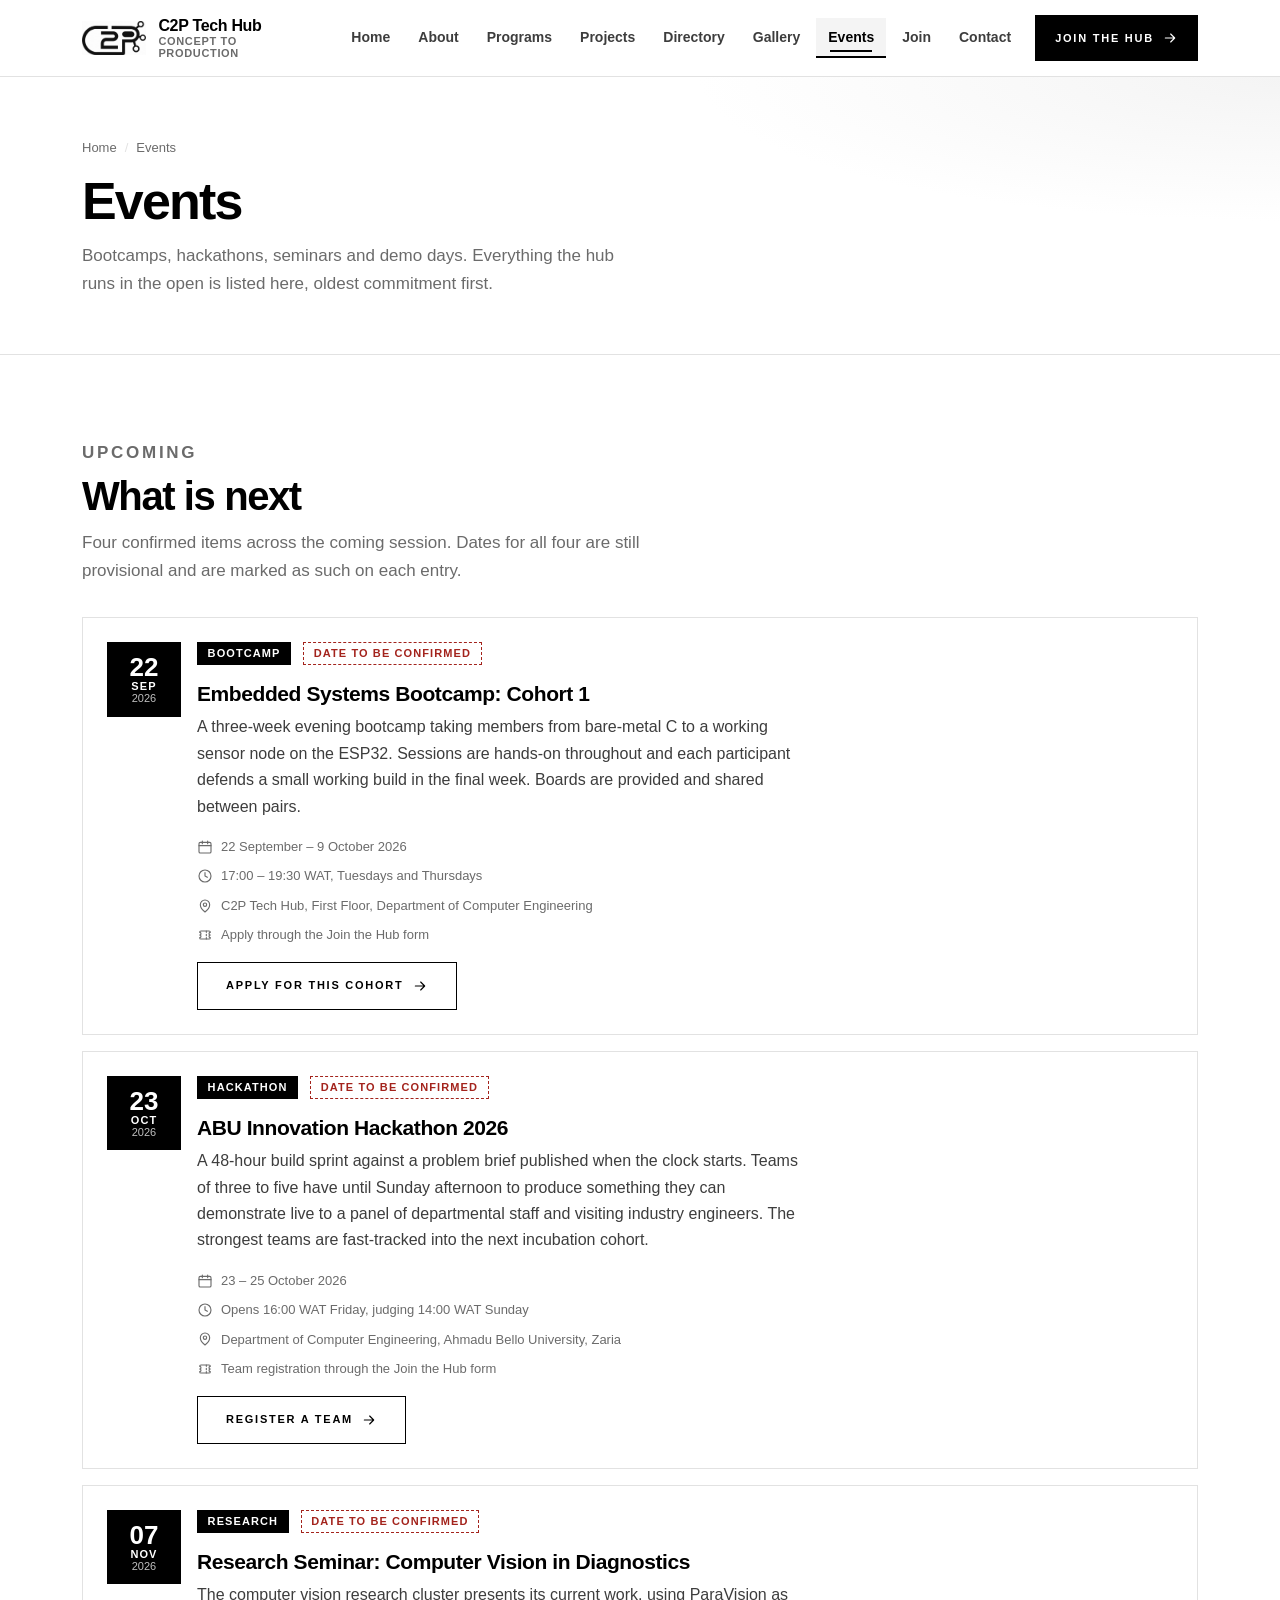
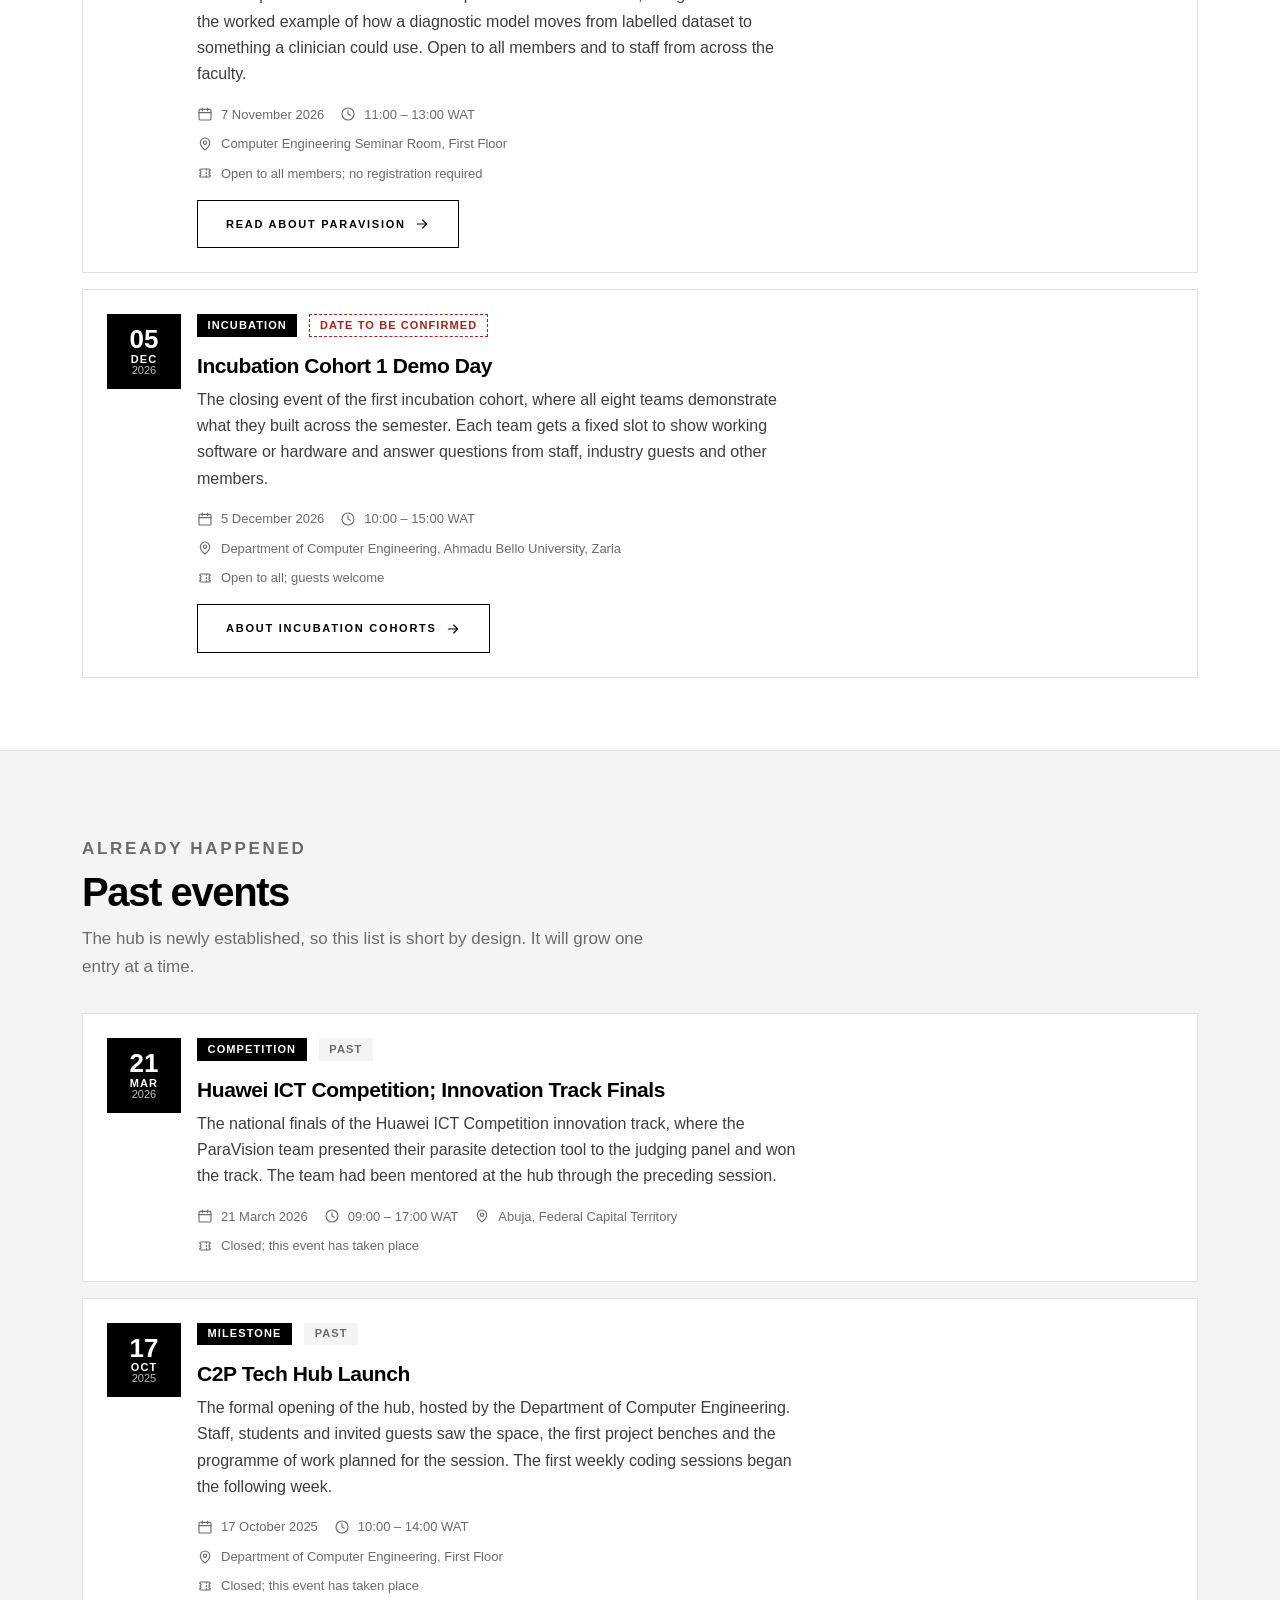
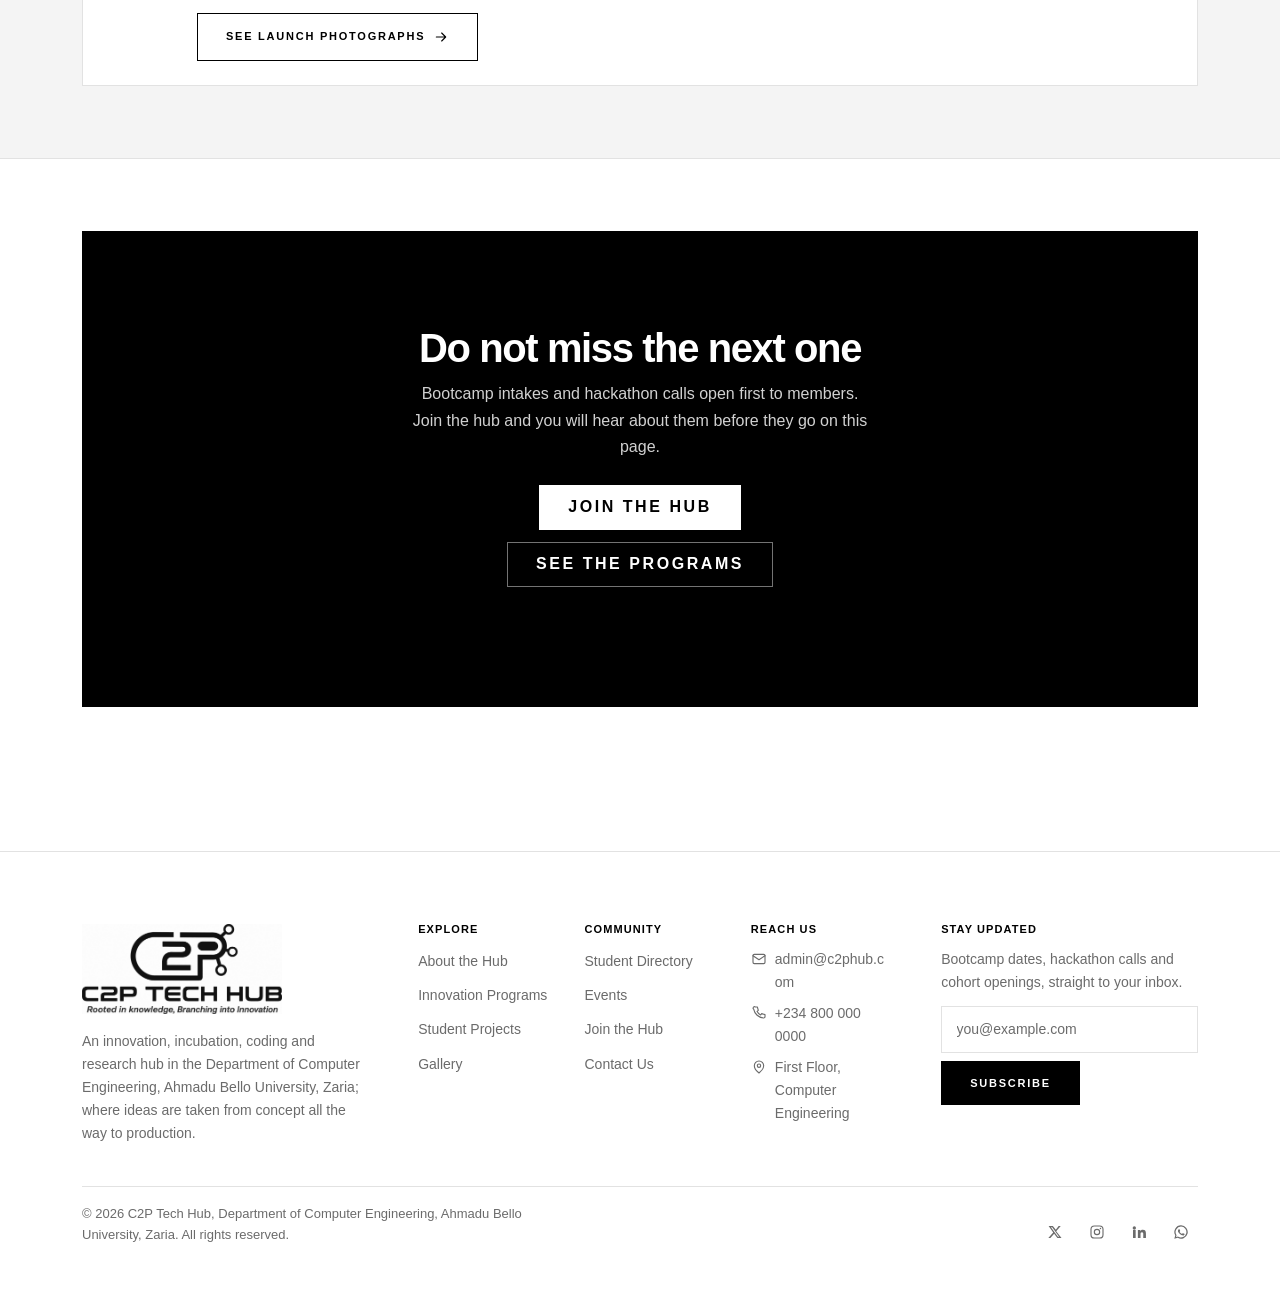
<file: events.html>
<!DOCTYPE html>
<html lang="en">
<head>
  <meta charset="utf-8">
  <meta name="viewport" content="width=device-width, initial-scale=1">
  <title>Events | C2P Tech Hub; Concept to Production</title>
  <meta name="description" content="Bootcamps, hackathons, research seminars and demo days at the C2P Tech Hub, Department of Computer Engineering, Ahmadu Bello University, Zaria.">
  <meta name="author" content="C2P Tech Hub, Department of Computer Engineering, Ahmadu Bello University, Zaria">
  <meta name="theme-color" content="#111111">
  <link rel="icon" href="assets/images/brand/c2p-mark-mono.png" type="image/png">
  <link rel="stylesheet" href="assets/css/reset.css">
  <link rel="stylesheet" href="assets/css/tokens.css">
  <link rel="stylesheet" href="assets/css/main.css">
  <link rel="stylesheet" href="assets/css/responsive.css">

  <!-- Declarative ld+json data island, not executable code. -->
  <script type="application/ld+json">
  [
    {
      "@context": "https://schema.org",
      "@type": "Event",
      "name": "C2P Tech Hub Launch",
      "startDate": "2025-10-17T10:00:00+01:00",
      "endDate": "2025-10-17T14:00:00+01:00",
      "eventStatus": "https://schema.org/EventScheduled",
      "eventAttendanceMode": "https://schema.org/OfflineEventAttendanceMode",
      "description": "The formal opening of the hub, hosted by the Department of Computer Engineering. Staff, students and invited guests saw the space, the first project benches and the programme of work planned for the session.",
      "url": "https://c2phub.com/events.html#evt-001",
      "location": {
        "@type": "Place",
        "name": "C2P Tech Hub, Department of Computer Engineering",
        "address": {
          "@type": "PostalAddress",
          "streetAddress": "Department of Computer Engineering, First Floor",
          "addressLocality": "Zaria",
          "addressRegion": "Kaduna State",
          "addressCountry": "NG"
        }
      },
      "organizer": {
        "@type": "EducationalOrganization",
        "name": "C2P Tech Hub",
        "url": "https://c2phub.com/"
      },
      "isAccessibleForFree": true
    },
    {
      "@context": "https://schema.org",
      "@type": "Event",
      "name": "Huawei ICT Competition - Innovation Track Finals",
      "startDate": "2026-03-21T09:00:00+01:00",
      "endDate": "2026-03-21T17:00:00+01:00",
      "eventStatus": "https://schema.org/EventScheduled",
      "eventAttendanceMode": "https://schema.org/OfflineEventAttendanceMode",
      "description": "The national finals of the Huawei ICT Competition innovation track, where the ParaVision team presented their parasite detection tool to the judging panel and won the track.",
      "image": "https://c2phub.com/assets/images/photos/huawei-ict-global-final.jpg",
      "url": "https://c2phub.com/events.html#evt-002",
      "location": {
        "@type": "Place",
        "name": "Huawei ICT Competition National Finals",
        "address": {
          "@type": "PostalAddress",
          "addressLocality": "Abuja",
          "addressRegion": "Federal Capital Territory",
          "addressCountry": "NG"
        }
      },
      "organizer": {
        "@type": "EducationalOrganization",
        "name": "C2P Tech Hub",
        "url": "https://c2phub.com/"
      },
      "isAccessibleForFree": true
    },
    {
      "@context": "https://schema.org",
      "@type": "Event",
      "name": "Embedded Systems Bootcamp: Cohort 1",
      "startDate": "2026-09-22T17:00:00+01:00",
      "endDate": "2026-10-09T19:30:00+01:00",
      "eventStatus": "https://schema.org/EventScheduled",
      "eventAttendanceMode": "https://schema.org/OfflineEventAttendanceMode",
      "description": "A three-week evening bootcamp taking members from bare-metal C to a working sensor node on the ESP32. Sessions are hands-on throughout and each participant defends a small working build in the final week.",
      "url": "https://c2phub.com/events.html#evt-003",
      "location": {
        "@type": "Place",
        "name": "C2P Tech Hub, Department of Computer Engineering",
        "address": {
          "@type": "PostalAddress",
          "streetAddress": "Department of Computer Engineering, First Floor",
          "addressLocality": "Zaria",
          "addressRegion": "Kaduna State",
          "addressCountry": "NG"
        }
      },
      "organizer": {
        "@type": "EducationalOrganization",
        "name": "C2P Tech Hub",
        "url": "https://c2phub.com/"
      },
      "isAccessibleForFree": true
    },
    {
      "@context": "https://schema.org",
      "@type": "Event",
      "name": "ABU Innovation Hackathon 2026",
      "startDate": "2026-10-23T16:00:00+01:00",
      "endDate": "2026-10-25T16:00:00+01:00",
      "eventStatus": "https://schema.org/EventScheduled",
      "eventAttendanceMode": "https://schema.org/OfflineEventAttendanceMode",
      "description": "A 48-hour build sprint against a problem brief published when the clock starts. Teams of three to five demonstrate live to a panel of departmental staff and visiting industry engineers.",
      "url": "https://c2phub.com/events.html#evt-004",
      "location": {
        "@type": "Place",
        "name": "Department of Computer Engineering, Ahmadu Bello University",
        "address": {
          "@type": "PostalAddress",
          "streetAddress": "Department of Computer Engineering",
          "addressLocality": "Zaria",
          "addressRegion": "Kaduna State",
          "addressCountry": "NG"
        }
      },
      "organizer": {
        "@type": "EducationalOrganization",
        "name": "C2P Tech Hub",
        "url": "https://c2phub.com/"
      },
      "isAccessibleForFree": true
    },
    {
      "@context": "https://schema.org",
      "@type": "Event",
      "name": "Research Seminar: Computer Vision in Diagnostics",
      "startDate": "2026-11-07T11:00:00+01:00",
      "endDate": "2026-11-07T13:00:00+01:00",
      "eventStatus": "https://schema.org/EventScheduled",
      "eventAttendanceMode": "https://schema.org/OfflineEventAttendanceMode",
      "description": "The computer vision research cluster presents its current work, using ParaVision as the worked example of how a diagnostic model moves from labelled dataset to something a clinician could use.",
      "url": "https://c2phub.com/events.html#evt-005",
      "location": {
        "@type": "Place",
        "name": "Computer Engineering Seminar Room, First Floor",
        "address": {
          "@type": "PostalAddress",
          "streetAddress": "Department of Computer Engineering, First Floor",
          "addressLocality": "Zaria",
          "addressRegion": "Kaduna State",
          "addressCountry": "NG"
        }
      },
      "organizer": {
        "@type": "EducationalOrganization",
        "name": "C2P Tech Hub",
        "url": "https://c2phub.com/"
      },
      "isAccessibleForFree": true
    },
    {
      "@context": "https://schema.org",
      "@type": "Event",
      "name": "Incubation Cohort 1 Demo Day",
      "startDate": "2026-12-05T10:00:00+01:00",
      "endDate": "2026-12-05T15:00:00+01:00",
      "eventStatus": "https://schema.org/EventScheduled",
      "eventAttendanceMode": "https://schema.org/OfflineEventAttendanceMode",
      "description": "The closing event of the first incubation cohort, where all eight teams demonstrate what they built across the semester to staff, industry guests and other members.",
      "url": "https://c2phub.com/events.html#evt-006",
      "location": {
        "@type": "Place",
        "name": "Department of Computer Engineering, Ahmadu Bello University",
        "address": {
          "@type": "PostalAddress",
          "streetAddress": "Department of Computer Engineering",
          "addressLocality": "Zaria",
          "addressRegion": "Kaduna State",
          "addressCountry": "NG"
        }
      },
      "organizer": {
        "@type": "EducationalOrganization",
        "name": "C2P Tech Hub",
        "url": "https://c2phub.com/"
      },
      "isAccessibleForFree": true
    }
  ]
  </script>
</head>

<body>
  <a class="skip-link" href="#main">Skip to main content</a>

  <!-- Shared header / navigation -->
  <header class="site-header">
    <div class="container header-inner">

      <a class="brand" href="index.html">
        <img class="brand-mark" src="assets/images/brand/c2p-mark-mono.png"
             alt="C2P Tech Hub logo mark" width="320" height="169">
        <span class="brand-text">
          <span class="brand-name">C2P Tech Hub</span>
          <span class="brand-tagline">Concept to Production</span>
        </span>
      </a>

      <input class="nav-toggle" type="checkbox" id="nav-toggle">
      <label class="nav-toggle-label" for="nav-toggle">
        <svg class="icon icon-open" viewBox="0 0 24 24" aria-hidden="true" focusable="false">
          <path d="M4 7h16M4 12h16M4 17h16"/>
        </svg>
        <svg class="icon icon-close" viewBox="0 0 24 24" aria-hidden="true" focusable="false">
          <path d="M6 6l12 12M18 6L6 18"/>
        </svg>
        <span class="sr-only">Show or hide the main menu</span>
      </label>

      <nav class="site-nav" aria-label="Primary">
        <ul class="nav-list">
          <li><a class="nav-link" href="index.html">Home</a></li>
          <li><a class="nav-link" href="about.html">About</a></li>
          <li><a class="nav-link" href="programs.html">Programs</a></li>
          <li><a class="nav-link" href="projects.html">Projects</a></li>
          <li><a class="nav-link" href="directory.html">Directory</a></li>
          <li><a class="nav-link" href="gallery.html">Gallery</a></li>
          <li><a class="nav-link" href="events.html" aria-current="page">Events</a></li>
          <li><a class="nav-link" href="join.html">Join</a></li>
          <li><a class="nav-link" href="contact.html">Contact</a></li>
        </ul>
      </nav>

      <a class="btn btn-primary header-cta" href="join.html">
        Join the Hub
        <svg class="icon icon--sm" viewBox="0 0 24 24" aria-hidden="true" focusable="false">
          <path d="M5 12h14M13 6l6 6-6 6"/>
        </svg>
      </a>

    </div>
  </header>

  <main id="main">

    <!-- Page banner -->
    <section class="page-banner" aria-labelledby="page-title">
      <div class="container">
        <nav class="breadcrumb" aria-label="Breadcrumb">
          <ol>
            <li><a href="index.html">Home</a></li>
            <li aria-current="page">Events</li>
          </ol>
        </nav>
        <h1 id="page-title">Events</h1>
        <p>
          Bootcamps, hackathons, seminars and demo days. Everything the hub runs
          in the open is listed here, oldest commitment first.
        </p>
      </div>
    </section>

    <!-- Upcoming -->
    <section class="section" aria-labelledby="upcoming-title">
      <div class="container">

        <!-- Mirrors data/events.json; edit the JSON first. -->

        <div class="section-head section-head--left">
          <p class="eyebrow">Upcoming</p>
          <h2 id="upcoming-title">What is next</h2>
          <p>
            Four confirmed items across the coming session. Dates for all four are
            still provisional and are marked as such on each entry.
          </p>
        </div>

        <!-- <p class="data-note">
          <svg class="icon icon--sm" viewBox="0 0 24 24" aria-hidden="true" focusable="false">
            <ellipse cx="12" cy="6" rx="8" ry="3"/>
            <path d="M4 6v6c0 1.7 3.6 3 8 3s8-1.3 8-3V6"/>
            <path d="M4 12v6c0 1.7 3.6 3 8 3s8-1.3 8-3v-6"/>
          </svg>
          <span>
            <strong>Scheduling on this page is provisional.</strong> These records live in
            <code>data/events.json</code>. Because <code>status</code> cannot be derived from
            the current date without JavaScript, it is stored in the record and the
            upcoming/past split below is maintained by hand.
          </span>
        </p> -->

        <div class="stack mt-6">

          <article class="event" id="evt-003">
            <p class="event__date">
              <span class="event__day">22</span>
              <span class="event__month">Sep</span>
              <span class="event__year">2026</span>
            </p>
            <div class="event__body">
              <p class="cluster">
                <span class="tag tag--solid">Bootcamp</span>
                <span class="tag tag--placeholder">Date to be confirmed</span>
              </p>
              <h3>Embedded Systems Bootcamp: Cohort 1</h3>
              <p>
                A three-week evening bootcamp taking members from bare-metal C to a
                working sensor node on the ESP32. Sessions are hands-on throughout and
                each participant defends a small working build in the final week.
                Boards are provided and shared between pairs.
              </p>
              <p class="event__facts">
                <span>
                  <svg class="icon icon--sm" viewBox="0 0 24 24" aria-hidden="true" focusable="false">
                    <rect x="3" y="5" width="18" height="16" rx="2"/>
                    <path d="M3 10h18M8 3v4M16 3v4"/>
                  </svg>
                  22 September &ndash; 9 October 2026
                </span>
                <span>
                  <svg class="icon icon--sm" viewBox="0 0 24 24" aria-hidden="true" focusable="false">
                    <circle cx="12" cy="12" r="9"/>
                    <path d="M12 7v5l3.5 2"/>
                  </svg>
                  17:00 &ndash; 19:30 WAT, Tuesdays and Thursdays
                </span>
                <span>
                  <svg class="icon icon--sm" viewBox="0 0 24 24" aria-hidden="true" focusable="false">
                    <path d="M12 21s7-5.6 7-11a7 7 0 1 0-14 0c0 5.4 7 11 7 11z"/>
                    <circle cx="12" cy="10" r="2.5"/>
                  </svg>
                  C2P Tech Hub, First Floor, Department of Computer Engineering
                </span>
                <span>
                  <svg class="icon icon--sm" viewBox="0 0 24 24" aria-hidden="true" focusable="false">
                    <path d="M4 8a2 2 0 0 1 2-2h12a2 2 0 0 1 2 2 2 2 0 0 0 0 4 2 2 0 0 0 0 4 2 2 0 0 1-2 2H6a2 2 0 0 1-2-2 2 2 0 0 0 0-4 2 2 0 0 0 0-4z"/>
                    <path d="M14 6v2M14 11v2M14 16v2"/>
                  </svg>
                  Apply through the Join the Hub form
                </span>
              </p>
              <p class="mt-4">
                <a class="btn btn-secondary" href="join.html">
                  Apply for this cohort
                  <svg class="icon icon--sm" viewBox="0 0 24 24" aria-hidden="true" focusable="false">
                    <path d="M5 12h14M13 6l6 6-6 6"/>
                  </svg>
                </a>
              </p>
            </div>
          </article>

          <article class="event" id="evt-004">
            <p class="event__date">
              <span class="event__day">23</span>
              <span class="event__month">Oct</span>
              <span class="event__year">2026</span>
            </p>
            <div class="event__body">
              <p class="cluster">
                <span class="tag tag--solid">Hackathon</span>
                <span class="tag tag--placeholder">Date to be confirmed</span>
              </p>
              <h3>ABU Innovation Hackathon 2026</h3>
              <p>
                A 48-hour build sprint against a problem brief published when the clock
                starts. Teams of three to five have until Sunday afternoon to produce
                something they can demonstrate live to a panel of departmental staff and
                visiting industry engineers. The strongest teams are fast-tracked into
                the next incubation cohort.
              </p>
              <p class="event__facts">
                <span>
                  <svg class="icon icon--sm" viewBox="0 0 24 24" aria-hidden="true" focusable="false">
                    <rect x="3" y="5" width="18" height="16" rx="2"/>
                    <path d="M3 10h18M8 3v4M16 3v4"/>
                  </svg>
                  23 &ndash; 25 October 2026
                </span>
                <span>
                  <svg class="icon icon--sm" viewBox="0 0 24 24" aria-hidden="true" focusable="false">
                    <circle cx="12" cy="12" r="9"/>
                    <path d="M12 7v5l3.5 2"/>
                  </svg>
                  Opens 16:00 WAT Friday, judging 14:00 WAT Sunday
                </span>
                <span>
                  <svg class="icon icon--sm" viewBox="0 0 24 24" aria-hidden="true" focusable="false">
                    <path d="M12 21s7-5.6 7-11a7 7 0 1 0-14 0c0 5.4 7 11 7 11z"/>
                    <circle cx="12" cy="10" r="2.5"/>
                  </svg>
                  Department of Computer Engineering, Ahmadu Bello University, Zaria
                </span>
                <span>
                  <svg class="icon icon--sm" viewBox="0 0 24 24" aria-hidden="true" focusable="false">
                    <path d="M4 8a2 2 0 0 1 2-2h12a2 2 0 0 1 2 2 2 2 0 0 0 0 4 2 2 0 0 0 0 4 2 2 0 0 1-2 2H6a2 2 0 0 1-2-2 2 2 0 0 0 0-4 2 2 0 0 0 0-4z"/>
                    <path d="M14 6v2M14 11v2M14 16v2"/>
                  </svg>
                  Team registration through the Join the Hub form
                </span>
              </p>
              <p class="mt-4">
                <a class="btn btn-secondary" href="join.html">
                  Register a team
                  <svg class="icon icon--sm" viewBox="0 0 24 24" aria-hidden="true" focusable="false">
                    <path d="M5 12h14M13 6l6 6-6 6"/>
                  </svg>
                </a>
              </p>
            </div>
          </article>

          <article class="event" id="evt-005">
            <p class="event__date">
              <span class="event__day">07</span>
              <span class="event__month">Nov</span>
              <span class="event__year">2026</span>
            </p>
            <div class="event__body">
              <p class="cluster">
                <span class="tag tag--solid">Research</span>
                <span class="tag tag--placeholder">Date to be confirmed</span>
              </p>
              <h3>Research Seminar: Computer Vision in Diagnostics</h3>
              <p>
                The computer vision research cluster presents its current work, using
                ParaVision as the worked example of how a diagnostic model moves from
                labelled dataset to something a clinician could use. Open to all members
                and to staff from across the faculty.
              </p>
              <p class="event__facts">
                <span>
                  <svg class="icon icon--sm" viewBox="0 0 24 24" aria-hidden="true" focusable="false">
                    <rect x="3" y="5" width="18" height="16" rx="2"/>
                    <path d="M3 10h18M8 3v4M16 3v4"/>
                  </svg>
                  7 November 2026
                </span>
                <span>
                  <svg class="icon icon--sm" viewBox="0 0 24 24" aria-hidden="true" focusable="false">
                    <circle cx="12" cy="12" r="9"/>
                    <path d="M12 7v5l3.5 2"/>
                  </svg>
                  11:00 &ndash; 13:00 WAT
                </span>
                <span>
                  <svg class="icon icon--sm" viewBox="0 0 24 24" aria-hidden="true" focusable="false">
                    <path d="M12 21s7-5.6 7-11a7 7 0 1 0-14 0c0 5.4 7 11 7 11z"/>
                    <circle cx="12" cy="10" r="2.5"/>
                  </svg>
                  Computer Engineering Seminar Room, First Floor
                </span>
                <span>
                  <svg class="icon icon--sm" viewBox="0 0 24 24" aria-hidden="true" focusable="false">
                    <path d="M4 8a2 2 0 0 1 2-2h12a2 2 0 0 1 2 2 2 2 0 0 0 0 4 2 2 0 0 0 0 4 2 2 0 0 1-2 2H6a2 2 0 0 1-2-2 2 2 0 0 0 0-4 2 2 0 0 0 0-4z"/>
                    <path d="M14 6v2M14 11v2M14 16v2"/>
                  </svg>
                  Open to all members; no registration required
                </span>
              </p>
              <p class="mt-4">
                <a class="btn btn-secondary" href="projects.html#proj-paravision">
                  Read about ParaVision
                  <svg class="icon icon--sm" viewBox="0 0 24 24" aria-hidden="true" focusable="false">
                    <path d="M5 12h14M13 6l6 6-6 6"/>
                  </svg>
                </a>
              </p>
            </div>
          </article>

          <article class="event" id="evt-006">
            <p class="event__date">
              <span class="event__day">05</span>
              <span class="event__month">Dec</span>
              <span class="event__year">2026</span>
            </p>
            <div class="event__body">
              <p class="cluster">
                <span class="tag tag--solid">Incubation</span>
                <span class="tag tag--placeholder">Date to be confirmed</span>
              </p>
              <h3>Incubation Cohort 1 Demo Day</h3>
              <p>
                The closing event of the first incubation cohort, where all eight teams
                demonstrate what they built across the semester. Each team gets a fixed
                slot to show working software or hardware and answer questions from
                staff, industry guests and other members.
              </p>
              <p class="event__facts">
                <span>
                  <svg class="icon icon--sm" viewBox="0 0 24 24" aria-hidden="true" focusable="false">
                    <rect x="3" y="5" width="18" height="16" rx="2"/>
                    <path d="M3 10h18M8 3v4M16 3v4"/>
                  </svg>
                  5 December 2026
                </span>
                <span>
                  <svg class="icon icon--sm" viewBox="0 0 24 24" aria-hidden="true" focusable="false">
                    <circle cx="12" cy="12" r="9"/>
                    <path d="M12 7v5l3.5 2"/>
                  </svg>
                  10:00 &ndash; 15:00 WAT
                </span>
                <span>
                  <svg class="icon icon--sm" viewBox="0 0 24 24" aria-hidden="true" focusable="false">
                    <path d="M12 21s7-5.6 7-11a7 7 0 1 0-14 0c0 5.4 7 11 7 11z"/>
                    <circle cx="12" cy="10" r="2.5"/>
                  </svg>
                  Department of Computer Engineering, Ahmadu Bello University, Zaria
                </span>
                <span>
                  <svg class="icon icon--sm" viewBox="0 0 24 24" aria-hidden="true" focusable="false">
                    <path d="M4 8a2 2 0 0 1 2-2h12a2 2 0 0 1 2 2 2 2 0 0 0 0 4 2 2 0 0 0 0 4 2 2 0 0 1-2 2H6a2 2 0 0 1-2-2 2 2 0 0 0 0-4 2 2 0 0 0 0-4z"/>
                    <path d="M14 6v2M14 11v2M14 16v2"/>
                  </svg>
                  Open to all; guests welcome
                </span>
              </p>
              <p class="mt-4">
                <a class="btn btn-secondary" href="programs.html#prog-incubation">
                  About incubation cohorts
                  <svg class="icon icon--sm" viewBox="0 0 24 24" aria-hidden="true" focusable="false">
                    <path d="M5 12h14M13 6l6 6-6 6"/>
                  </svg>
                </a>
              </p>
            </div>
          </article>

        </div>

      </div>
    </section>

    <!-- Past -->
    <section class="section section--sunken" aria-labelledby="past-title">
      <div class="container">

        <div class="section-head section-head--left">
          <p class="eyebrow">Already happened</p>
          <h2 id="past-title">Past events</h2>
          <p>
            The hub is newly established, so this list is short by design. It will
            grow one entry at a time.
          </p>
        </div>

        <div class="stack mt-6">

          <article class="event" id="evt-002">
            <p class="event__date">
              <span class="event__day">21</span>
              <span class="event__month">Mar</span>
              <span class="event__year">2026</span>
            </p>
            <div class="event__body">
              <p class="cluster">
                <span class="tag tag--solid">Competition</span>
                <span class="tag tag--quiet">Past</span>
              </p>
              <h3>Huawei ICT Competition; Innovation Track Finals</h3>
              <p>
                The national finals of the Huawei ICT Competition innovation track, where
                the ParaVision team presented their parasite detection tool to the judging
                panel and won the track. The team had been mentored at the hub through the
                preceding session.
              </p>
              <p class="event__facts">
                <span>
                  <svg class="icon icon--sm" viewBox="0 0 24 24" aria-hidden="true" focusable="false">
                    <rect x="3" y="5" width="18" height="16" rx="2"/>
                    <path d="M3 10h18M8 3v4M16 3v4"/>
                  </svg>
                  21 March 2026
                </span>
                <span>
                  <svg class="icon icon--sm" viewBox="0 0 24 24" aria-hidden="true" focusable="false">
                    <circle cx="12" cy="12" r="9"/>
                    <path d="M12 7v5l3.5 2"/>
                  </svg>
                  09:00 &ndash; 17:00 WAT
                </span>
                <span>
                  <svg class="icon icon--sm" viewBox="0 0 24 24" aria-hidden="true" focusable="false">
                    <path d="M12 21s7-5.6 7-11a7 7 0 1 0-14 0c0 5.4 7 11 7 11z"/>
                    <circle cx="12" cy="10" r="2.5"/>
                  </svg>
                  Abuja, Federal Capital Territory
                </span>
                <span>
                  <svg class="icon icon--sm" viewBox="0 0 24 24" aria-hidden="true" focusable="false">
                    <path d="M4 8a2 2 0 0 1 2-2h12a2 2 0 0 1 2 2 2 2 0 0 0 0 4 2 2 0 0 0 0 4 2 2 0 0 1-2 2H6a2 2 0 0 1-2-2 2 2 0 0 0 0-4 2 2 0 0 0 0-4z"/>
                    <path d="M14 6v2M14 11v2M14 16v2"/>
                  </svg>
                  Closed; this event has taken place
                </span>
              </p>
            </div>
          </article>

          <article class="event" id="evt-001">
            <p class="event__date">
              <span class="event__day">17</span>
              <span class="event__month">Oct</span>
              <span class="event__year">2025</span>
            </p>
            <div class="event__body">
              <p class="cluster">
                <span class="tag tag--solid">Milestone</span>
                <span class="tag tag--quiet">Past</span>
              </p>
              <h3>C2P Tech Hub Launch</h3>
              <p>
                The formal opening of the hub, hosted by the Department of Computer
                Engineering. Staff, students and invited guests saw the space, the first
                project benches and the programme of work planned for the session. The
                first weekly coding sessions began the following week.
              </p>
              <p class="event__facts">
                <span>
                  <svg class="icon icon--sm" viewBox="0 0 24 24" aria-hidden="true" focusable="false">
                    <rect x="3" y="5" width="18" height="16" rx="2"/>
                    <path d="M3 10h18M8 3v4M16 3v4"/>
                  </svg>
                  17 October 2025
                </span>
                <span>
                  <svg class="icon icon--sm" viewBox="0 0 24 24" aria-hidden="true" focusable="false">
                    <circle cx="12" cy="12" r="9"/>
                    <path d="M12 7v5l3.5 2"/>
                  </svg>
                  10:00 &ndash; 14:00 WAT
                </span>
                <span>
                  <svg class="icon icon--sm" viewBox="0 0 24 24" aria-hidden="true" focusable="false">
                    <path d="M12 21s7-5.6 7-11a7 7 0 1 0-14 0c0 5.4 7 11 7 11z"/>
                    <circle cx="12" cy="10" r="2.5"/>
                  </svg>
                  Department of Computer Engineering, First Floor
                </span>
                <span>
                  <svg class="icon icon--sm" viewBox="0 0 24 24" aria-hidden="true" focusable="false">
                    <path d="M4 8a2 2 0 0 1 2-2h12a2 2 0 0 1 2 2 2 2 0 0 0 0 4 2 2 0 0 0 0 4 2 2 0 0 1-2 2H6a2 2 0 0 1-2-2 2 2 0 0 0 0-4 2 2 0 0 0 0-4z"/>
                    <path d="M14 6v2M14 11v2M14 16v2"/>
                  </svg>
                  Closed; this event has taken place
                </span>
              </p>
              <p class="mt-4">
                <a class="btn btn-secondary" href="gallery.html">
                  See launch photographs
                  <svg class="icon icon--sm" viewBox="0 0 24 24" aria-hidden="true" focusable="false">
                    <path d="M5 12h14M13 6l6 6-6 6"/>
                  </svg>
                </a>
              </p>
            </div>
          </article>

        </div>

      </div>
    </section>

    <!-- Cta band -->
    <section class="section" aria-labelledby="cta-title">
      <div class="container">
        <div class="cta-band">
          <h2 id="cta-title">Do not miss the next one</h2>
          <p>
            Bootcamp intakes and hackathon calls open first to members. Join the hub
            and you will hear about them before they go on this page.
          </p>
          <p class="cluster">
            <a class="btn btn-inverse btn--lg" href="join.html">Join the Hub</a>
            <a class="btn btn-outline-inverse btn--lg" href="programs.html">See the programs</a>
          </p>
        </div>
      </div>
    </section>

  </main>

  <!-- Shared footer -->
  <footer class="site-footer">
    <div class="container">

      <div class="footer-top">

        <div class="footer-brand">
          <a href="index.html">
            <img class="footer-logo" src="assets/images/brand/c2p-logo-mono.png"
                 alt="C2P Tech Hub; Rooted in knowledge, Branching into Innovation"
                 width="900" height="405">
          </a>
          <p>
            An innovation, incubation, coding and research hub in the Department
            of Computer Engineering, Ahmadu Bello University, Zaria; where
            ideas are taken from concept all the way to production.
          </p>
        </div>

        <div class="footer-nav-groups">

          <div class="footer-group">
            <h2>Explore</h2>
            <ul>
              <li><a href="about.html">About the Hub</a></li>
              <li><a href="programs.html">Innovation Programs</a></li>
              <li><a href="projects.html">Student Projects</a></li>
              <li><a href="gallery.html">Gallery</a></li>
            </ul>
          </div>

          <div class="footer-group">
            <h2>Community</h2>
            <ul>
              <li><a href="directory.html">Student Directory</a></li>
              <li><a href="events.html">Events</a></li>
              <li><a href="join.html">Join the Hub</a></li>
              <li><a href="contact.html">Contact Us</a></li>
            </ul>
          </div>

          <div class="footer-group">
            <h2>Reach Us</h2>
            <ul>
              <li>
                <a href="mailto:admin@c2phub.com">
                  <svg class="icon icon--sm" viewBox="0 0 24 24" aria-hidden="true" focusable="false">
                    <rect x="3" y="5" width="18" height="14" rx="2"/>
                    <path d="M3 7l9 6 9-6"/>
                  </svg>
                  admin@c2phub.com
                </a>
              </li>
              <li>
                <a href="tel:+2348000000000">
                  <svg class="icon icon--sm" viewBox="0 0 24 24" aria-hidden="true" focusable="false">
                    <path d="M6.5 3h3l1.5 5-2 1.5a12 12 0 0 0 5.5 5.5L16 13l5 1.5v3a2 2 0 0 1-2.2 2A16.5 16.5 0 0 1 4 6.2 2 2 0 0 1 6.5 3z"/>
                  </svg>
                  +234 800 000 0000
                </a>
              </li>
              <li>
                <a href="contact.html">
                  <svg class="icon icon--sm" viewBox="0 0 24 24" aria-hidden="true" focusable="false">
                    <path d="M12 21s7-5.6 7-11a7 7 0 1 0-14 0c0 5.4 7 11 7 11z"/>
                    <circle cx="12" cy="10" r="2.5"/>
                  </svg>
                  First Floor, Computer Engineering
                </a>
              </li>
            </ul>
          </div>

        </div>

        <div class="footer-subscribe">
          <h2>Stay Updated</h2>
          <p>Bootcamp dates, hackathon calls and cohort openings, straight to your inbox.</p>
          <form class="inline-form" action="mailto:admin@c2phub.com" method="post"
                enctype="text/plain" aria-label="Subscribe to C2P Tech Hub updates">
            <label class="sr-only" for="footer-email">Your email address</label>
            <input class="input" type="email" id="footer-email" name="subscriber_email"
                   placeholder="you@example.com" required>
            <button class="btn btn-primary" type="submit">Subscribe</button>
          </form>
        </div>

      </div>

      <div class="footer-bottom">
        <p>&copy; 2026 C2P Tech Hub, Department of Computer Engineering, Ahmadu Bello University, Zaria. All rights reserved.</p>

        <ul class="social-list">
          <li>
            <a href="https://x.com/c2ptechhub" title="C2P Tech Hub on X">
              <span class="sr-only">C2P Tech Hub on X (placeholder handle)</span>
              <svg class="icon icon--sm icon--filled" viewBox="0 0 24 24" aria-hidden="true" focusable="false">
                <path d="M17.5 3h3.1l-6.8 7.8L21.8 21h-6.2l-4.9-6.3L5.1 21H2l7.3-8.3L2.4 3h6.4l4.4 5.8L17.5 3zm-1.1 16.1h1.7L7.7 4.8H5.9l10.5 14.3z"/>
              </svg>
            </a>
          </li>
          <li>
            <a href="https://instagram.com/c2ptechhub" title="C2P Tech Hub on Instagram">
              <span class="sr-only">C2P Tech Hub on Instagram (placeholder handle)</span>
              <svg class="icon icon--sm" viewBox="0 0 24 24" aria-hidden="true" focusable="false">
                <rect x="3" y="3" width="18" height="18" rx="5"/>
                <circle cx="12" cy="12" r="4"/>
                <circle cx="17.2" cy="6.8" r="1.1" fill="currentColor" stroke="none"/>
              </svg>
            </a>
          </li>
          <li>
            <a href="https://linkedin.com/company/c2p-tech-hub" title="C2P Tech Hub on LinkedIn">
              <span class="sr-only">C2P Tech Hub on LinkedIn (placeholder handle)</span>
              <svg class="icon icon--sm icon--filled" viewBox="0 0 24 24" aria-hidden="true" focusable="false">
                <path d="M4.98 3.5a2.5 2.5 0 1 1 0 5 2.5 2.5 0 0 1 0-5zM3 9h4v12H3V9zm7 0h3.8v1.7h.05c.53-.95 1.83-1.95 3.77-1.95 4.03 0 4.78 2.5 4.78 5.76V21h-4v-5.6c0-1.34-.03-3.06-1.9-3.06-1.9 0-2.2 1.45-2.2 2.96V21h-4V9z"/>
              </svg>
            </a>
          </li>
          <li>
            <a href="https://wa.me/2348000000000" title="C2P Tech Hub on WhatsApp">
              <span class="sr-only">C2P Tech Hub on WhatsApp (placeholder number)</span>
              <svg class="icon icon--sm icon--filled" viewBox="0 0 24 24" aria-hidden="true" focusable="false">
                <path d="M12 2a10 10 0 0 0-8.6 15.05L2 22l5.1-1.33A10 10 0 1 0 12 2zm0 1.9a8.1 8.1 0 1 1-4.13 15.07l-.3-.18-3.02.79.8-2.94-.19-.31A8.1 8.1 0 0 1 12 3.9zm-3.1 4.1c-.16 0-.42.06-.64.3-.22.24-.85.83-.85 2.02s.87 2.34 1 2.5c.12.16 1.7 2.7 4.17 3.68 2.06.81 2.48.65 2.93.61.45-.04 1.45-.59 1.65-1.17.2-.57.2-1.06.14-1.16-.06-.1-.22-.16-.46-.28-.24-.12-1.45-.71-1.67-.79-.22-.08-.39-.12-.55.12-.16.24-.63.79-.77.95-.14.16-.28.18-.52.06-.24-.12-1.03-.38-1.96-1.21-.72-.65-1.21-1.45-1.35-1.69-.14-.24-.02-.37.1-.49.11-.11.24-.28.36-.42.12-.14.16-.24.24-.4.08-.16.04-.3-.02-.42-.06-.12-.54-1.32-.74-1.8-.19-.46-.39-.4-.54-.41h-.46z"/>
              </svg>
            </a>
          </li>
        </ul>
      </div>

    </div>
  </footer>

</body>
</html>
</file>
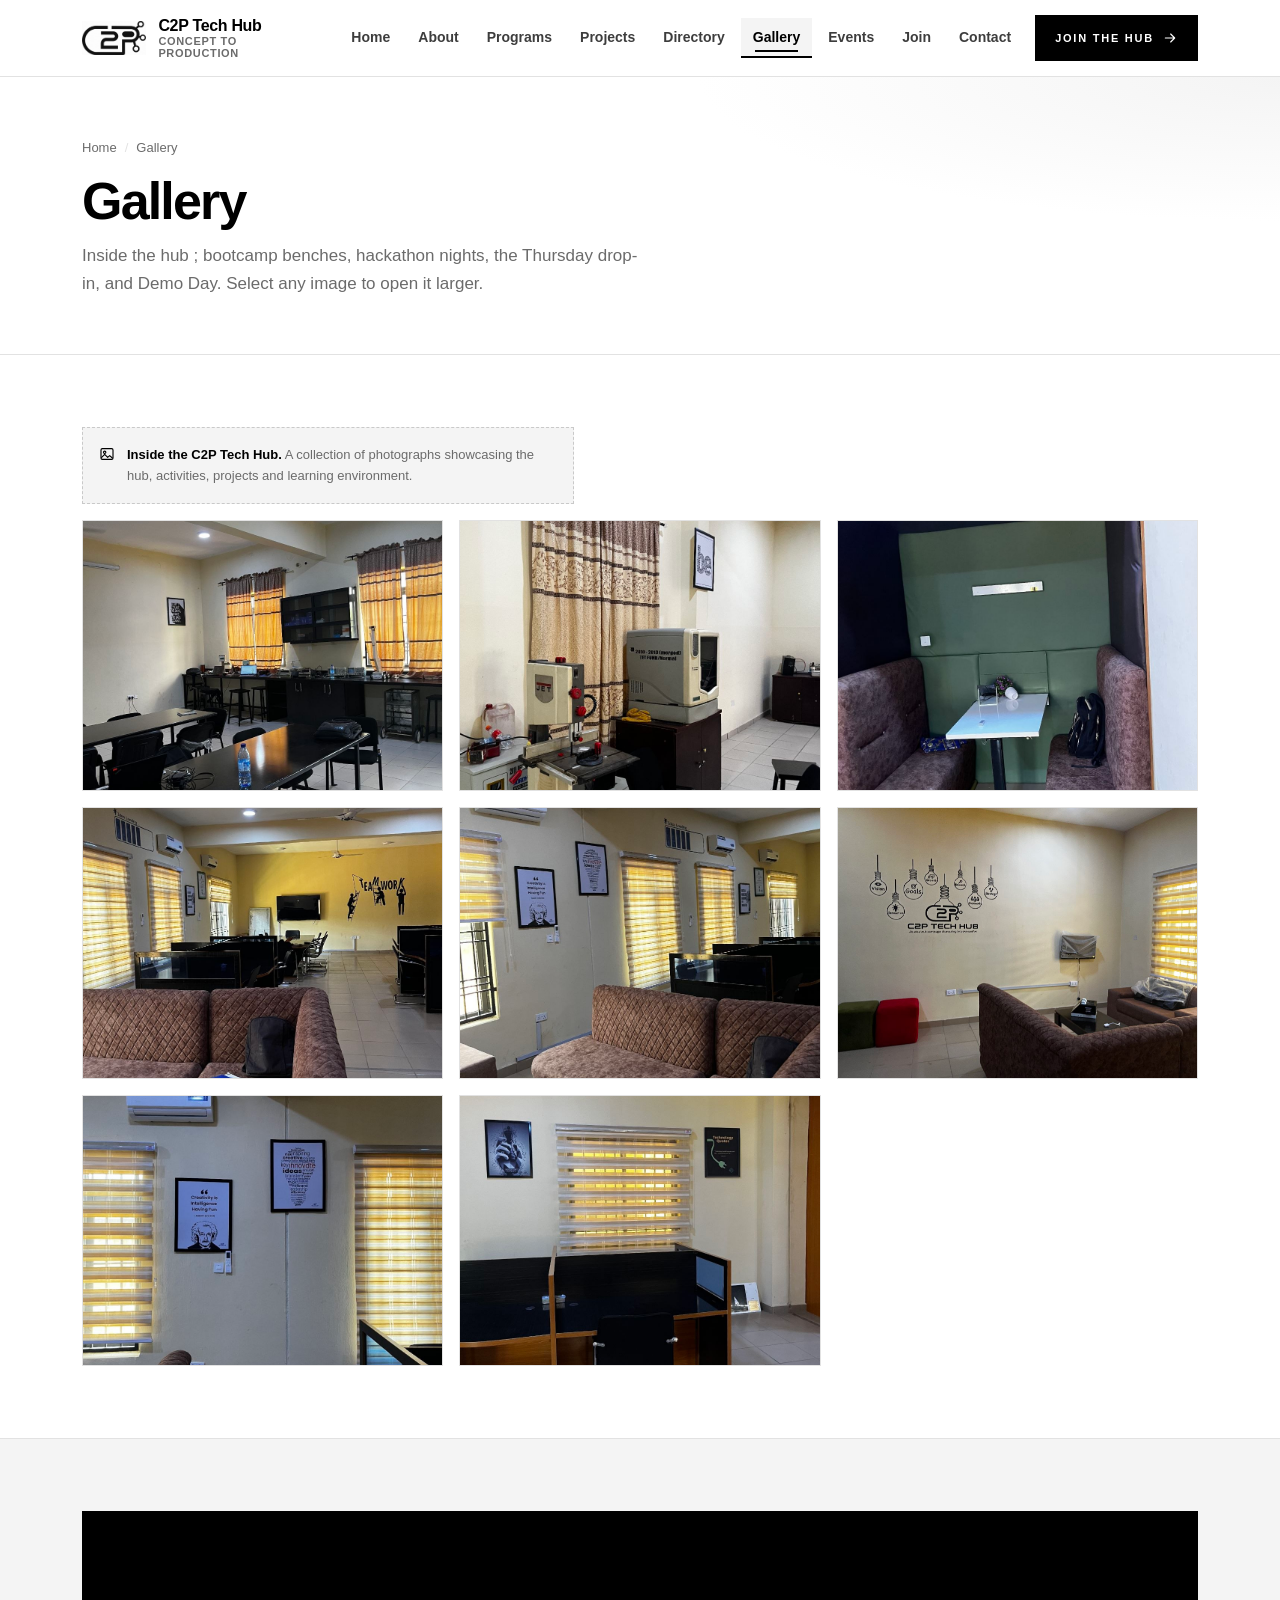
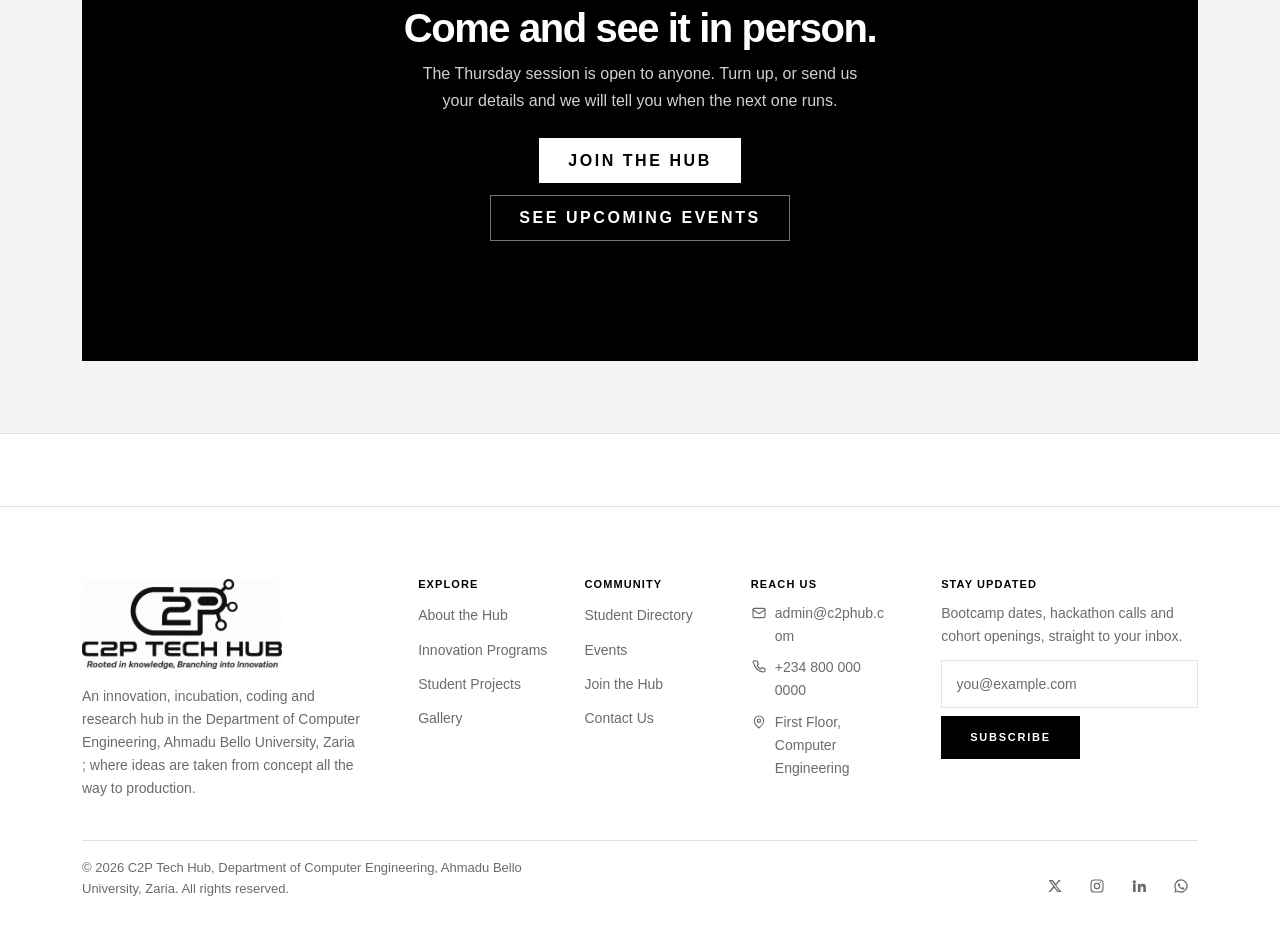
<file: gallery.html>
<!DOCTYPE html>
<html lang="en">
<head>
  <meta charset="utf-8">
  <meta name="viewport" content="width=device-width, initial-scale=1">
  <title>Gallery | C2P Tech Hub ; Concept to Production</title>
  <meta name="description" content="Photographs from inside the C2P Tech Hub: bootcamp benches, hackathon nights, weekly coding sessions, research clusters and Demo Day.">
  <meta name="author" content="C2P Tech Hub, Department of Computer Engineering, Ahmadu Bello University, Zaria">
  <meta name="theme-color" content="#111111">
  <link rel="icon" href="assets/images/brand/c2p-mark-mono.png" type="image/png">
  <link rel="stylesheet" href="assets/css/reset.css">
  <link rel="stylesheet" href="assets/css/tokens.css">
  <link rel="stylesheet" href="assets/css/main.css">
  <link rel="stylesheet" href="assets/css/responsive.css">

  <!-- Declarative ld+json data island, not executable code. -->
  <script type="application/ld+json">
  {
    "@context": "https://schema.org",
    "@type": "ImageGallery",
    "name": "C2P Tech Hub Gallery",
    "url": "https://c2phub.com/gallery.html",
    "description": "Images from inside the C2P Tech Hub, covering bootcamps, hackathons, weekly coding sessions, research clusters, mentorship and Demo Day. All images are currently openly licensed stand-ins, credited on the page.",
    "isPartOf": {
      "@type": "WebSite",
      "name": "C2P Tech Hub",
      "url": "https://c2phub.com/"
    },
    "associatedMedia": [
      { "@type": "ImageObject", "name": "C2P Tech Hub",     "contentUrl": "https://c2phub.com/assets/images/photos/hub-lab-workstations.jpg",             "description": "Photograph from the C2P Tech Hub." },
      { "@type": "ImageObject", "name": "C2P Tech Hub",     "contentUrl": "https://c2phub.com/assets/images/photos/hub-equipment-bench.jpg",             "description": "Photograph from the C2P Tech Hub." },
      { "@type": "ImageObject", "name": "C2P Tech Hub",     "contentUrl": "https://c2phub.com/assets/images/photos/hub-study-booth.jpg",             "description": "Photograph from the C2P Tech Hub." },
      { "@type": "ImageObject", "name": "C2P Tech Hub",     "contentUrl": "https://c2phub.com/assets/images/photos/hub-lounge-wide.jpg",             "description": "Photograph from the C2P Tech Hub." },
      { "@type": "ImageObject", "name": "C2P Tech Hub",     "contentUrl": "https://c2phub.com/assets/images/photos/hub-lounge-seating.jpg",             "description": "Photograph from the C2P Tech Hub." },
      { "@type": "ImageObject", "name": "C2P Tech Hub",     "contentUrl": "https://c2phub.com/assets/images/photos/hub-mural-lounge.jpg",             "description": "Photograph from the C2P Tech Hub." },
      { "@type": "ImageObject", "name": "C2P Tech Hub",     "contentUrl": "https://c2phub.com/assets/images/photos/hub-lounge-certificates.jpg",             "description": "Photograph from the C2P Tech Hub." },
      { "@type": "ImageObject", "name": "C2P Tech Hub",     "contentUrl": "https://c2phub.com/assets/images/photos/hub-workstation-booths.jpg",             "description": "Photograph from the C2P Tech Hub." }
    ]
  }
  </script>
</head>

<body>
  <a class="skip-link" href="#main">Skip to main content</a>

  <!-- Shared header / navigation -->
  <header class="site-header">
    <div class="container header-inner">

      <a class="brand" href="index.html">
        <img class="brand-mark" src="assets/images/brand/c2p-mark-mono.png"
             alt="C2P Tech Hub logo mark" width="320" height="169">
        <span class="brand-text">
          <span class="brand-name">C2P Tech Hub</span>
          <span class="brand-tagline">Concept to Production</span>
        </span>
      </a>

      <input class="nav-toggle" type="checkbox" id="nav-toggle">
      <label class="nav-toggle-label" for="nav-toggle">
        <svg class="icon icon-open" viewBox="0 0 24 24" aria-hidden="true" focusable="false">
          <path d="M4 7h16M4 12h16M4 17h16"/>
        </svg>
        <svg class="icon icon-close" viewBox="0 0 24 24" aria-hidden="true" focusable="false">
          <path d="M6 6l12 12M18 6L6 18"/>
        </svg>
        <span class="sr-only">Show or hide the main menu</span>
      </label>

      <nav class="site-nav" aria-label="Primary">
        <ul class="nav-list">
          <li><a class="nav-link" href="index.html">Home</a></li>
          <li><a class="nav-link" href="about.html">About</a></li>
          <li><a class="nav-link" href="programs.html">Programs</a></li>
          <li><a class="nav-link" href="projects.html">Projects</a></li>
          <li><a class="nav-link" href="directory.html">Directory</a></li>
          <li><a class="nav-link" href="gallery.html" aria-current="page">Gallery</a></li>
          <li><a class="nav-link" href="events.html">Events</a></li>
          <li><a class="nav-link" href="join.html">Join</a></li>
          <li><a class="nav-link" href="contact.html">Contact</a></li>
        </ul>
      </nav>

      <a class="btn btn-primary header-cta" href="join.html">
        Join the Hub
        <svg class="icon icon--sm" viewBox="0 0 24 24" aria-hidden="true" focusable="false">
          <path d="M5 12h14M13 6l6 6-6 6"/>
        </svg>
      </a>

    </div>
  </header>

  <main id="main">

    <!-- Page banner -->
    <section class="page-banner" aria-labelledby="page-title">
      <div class="container">
        <nav class="breadcrumb" aria-label="Breadcrumb">
          <ol>
            <li><a href="index.html">Home</a></li>
            <li aria-current="page">Gallery</li>
          </ol>
        </nav>
        <h1 id="page-title">Gallery</h1>
        <p>
          Inside the hub ; bootcamp benches, hackathon nights, the Thursday
          drop-in, and Demo Day. Select any image to open it larger.
        </p>
      </div>
    </section>

    <!-- Gallery -->
    <section class="section" aria-labelledby="gallery-title">
      <div class="container">

        <h2 id="gallery-title" class="sr-only">Photographs from the hub</h2>

        <p class="data-note">
          <svg class="icon icon--sm" viewBox="0 0 24 24" aria-hidden="true" focusable="false">
            <rect x="3" y="4" width="18" height="16" rx="2"/>
            <circle cx="8.5" cy="9.5" r="1.8"/>
            <path d="M4 17l4.5-4.5L13 17l3-2.5 4 3.5"/>
          </svg>
          <span>
            <strong>Inside the C2P Tech Hub.</strong>
            A collection of photographs showcasing the hub,
            activities, projects and learning environment.
          </span>
        </p>

        <!-- CSS-only 4 of 4: :target lightbox. -->

        <div class="gallery" id="gallery-grid">

          <a class="gallery__item" href="#lightbox-01">
            <img loading="lazy" decoding="async" src="assets/images/photos/hub-lab-workstations.jpg"
                 alt="Photograph from the C2P Tech Hub"
                 width="1200" height="800">
            <span class="gallery__caption">
              <svg class="icon icon--sm" viewBox="0 0 24 24" aria-hidden="true" focusable="false">
                <path d="M14 4h6v6M20 4l-9 9"/>
                <path d="M18 14v4.5A1.5 1.5 0 0 1 16.5 20h-11A1.5 1.5 0 0 1 4 18.5v-11A1.5 1.5 0 0 1 5.5 6H10"/>
              </svg>
              Opening Day
            </span>
          </a>

          <a class="gallery__item" href="#lightbox-02">
            <img loading="lazy" decoding="async" src="assets/images/photos/hub-equipment-bench.jpg"
                 alt="Photograph from the C2P Tech Hub"
                 width="1200" height="800">
            <span class="gallery__caption">
              <svg class="icon icon--sm" viewBox="0 0 24 24" aria-hidden="true" focusable="false">
                <path d="M14 4h6v6M20 4l-9 9"/>
                <path d="M18 14v4.5A1.5 1.5 0 0 1 16.5 20h-11A1.5 1.5 0 0 1 4 18.5v-11A1.5 1.5 0 0 1 5.5 6H10"/>
              </svg>
              Bootcamp Bench
            </span>
          </a>

          <a class="gallery__item" href="#lightbox-03">
            <img loading="lazy" decoding="async" src="assets/images/photos/hub-study-booth.jpg"
                 alt="Photograph from the C2P Tech Hub"
                 width="1200" height="800">
            <span class="gallery__caption">
              <svg class="icon icon--sm" viewBox="0 0 24 24" aria-hidden="true" focusable="false">
                <path d="M14 4h6v6M20 4l-9 9"/>
                <path d="M18 14v4.5A1.5 1.5 0 0 1 16.5 20h-11A1.5 1.5 0 0 1 4 18.5v-11A1.5 1.5 0 0 1 5.5 6H10"/>
              </svg>
              Hackathon Night
            </span>
          </a>

          <a class="gallery__item" href="#lightbox-04">
            <img loading="lazy" decoding="async" src="assets/images/photos/hub-lounge-wide.jpg"
                 alt="Photograph from the C2P Tech Hub"
                 width="1200" height="800">
            <span class="gallery__caption">
              <svg class="icon icon--sm" viewBox="0 0 24 24" aria-hidden="true" focusable="false">
                <path d="M14 4h6v6M20 4l-9 9"/>
                <path d="M18 14v4.5A1.5 1.5 0 0 1 16.5 20h-11A1.5 1.5 0 0 1 4 18.5v-11A1.5 1.5 0 0 1 5.5 6H10"/>
              </svg>
              Thursday Session
            </span>
          </a>

          <a class="gallery__item" href="#lightbox-05">
            <img loading="lazy" decoding="async" src="assets/images/photos/hub-lounge-seating.jpg"
                 alt="Photograph from the C2P Tech Hub"
                 width="1200" height="800">
            <span class="gallery__caption">
              <svg class="icon icon--sm" viewBox="0 0 24 24" aria-hidden="true" focusable="false">
                <path d="M14 4h6v6M20 4l-9 9"/>
                <path d="M18 14v4.5A1.5 1.5 0 0 1 16.5 20h-11A1.5 1.5 0 0 1 4 18.5v-11A1.5 1.5 0 0 1 5.5 6H10"/>
              </svg>
              Research Cluster
            </span>
          </a>

          <a class="gallery__item" href="#lightbox-06">
            <img loading="lazy" decoding="async" src="assets/images/photos/hub-mural-lounge.jpg"
                 alt="Photograph from the C2P Tech Hub"
                 width="1200" height="800">
            <span class="gallery__caption">
              <svg class="icon icon--sm" viewBox="0 0 24 24" aria-hidden="true" focusable="false">
                <path d="M14 4h6v6M20 4l-9 9"/>
                <path d="M18 14v4.5A1.5 1.5 0 0 1 16.5 20h-11A1.5 1.5 0 0 1 4 18.5v-11A1.5 1.5 0 0 1 5.5 6H10"/>
              </svg>
              Mentor Pairing
            </span>
          </a>

          <a class="gallery__item" href="#lightbox-07">
            <img loading="lazy" decoding="async" src="assets/images/photos/hub-lounge-certificates.jpg"
                 alt="Photograph from the C2P Tech Hub"
                 width="1200" height="800">
            <span class="gallery__caption">
              <svg class="icon icon--sm" viewBox="0 0 24 24" aria-hidden="true" focusable="false">
                <path d="M14 4h6v6M20 4l-9 9"/>
                <path d="M18 14v4.5A1.5 1.5 0 0 1 16.5 20h-11A1.5 1.5 0 0 1 4 18.5v-11A1.5 1.5 0 0 1 5.5 6H10"/>
              </svg>
              Demo Day Floor
            </span>
          </a>

          <a class="gallery__item" href="#lightbox-08">
            <img loading="lazy" decoding="async" src="assets/images/photos/hub-workstation-booths.jpg"
                 alt="Photograph from the C2P Tech Hub"
                 width="1200" height="800">
            <span class="gallery__caption">
              <svg class="icon icon--sm" viewBox="0 0 24 24" aria-hidden="true" focusable="false">
                <path d="M14 4h6v6M20 4l-9 9"/>
                <path d="M18 14v4.5A1.5 1.5 0 0 1 16.5 20h-11A1.5 1.5 0 0 1 4 18.5v-11A1.5 1.5 0 0 1 5.5 6H10"/>
              </svg>
              The Workspace
            </span>
          </a>

        </div>

      </div>
    </section>

    <!-- Hidden until the id is the URL fragment (.lightbox:target). -->

    <div class="lightbox" id="lightbox-01" aria-label="C2P Tech Hub, enlarged">
      <a class="lightbox__backdrop" href="#gallery-grid"><span class="sr-only">Close this image</span></a>
      <div class="lightbox__inner">
        <a class="lightbox__close" href="#gallery-grid">
          <svg class="icon" viewBox="0 0 24 24" aria-hidden="true" focusable="false"><path d="M6 6l12 12M18 6L6 18"/></svg>
          <span class="sr-only">Close this image</span>
        </a>
        <img loading="lazy" decoding="async" src="assets/images/photos/hub-lab-workstations.jpg"
             alt="Photograph from the C2P Tech Hub"
             width="1200" height="800">
        <div class="lightbox__caption">
          <h3>C2P Tech Hub</h3>
          <p>17 October 2025. The formal opening of the hub, hosted by the Department of Computer Engineering. The first weekly coding session ran the following week.</p>
        </div>
      </div>
    </div>

    <div class="lightbox" id="lightbox-02" aria-label="C2P Tech Hub, enlarged">
      <a class="lightbox__backdrop" href="#gallery-grid"><span class="sr-only">Close this image</span></a>
      <div class="lightbox__inner">
        <a class="lightbox__close" href="#gallery-grid">
          <svg class="icon" viewBox="0 0 24 24" aria-hidden="true" focusable="false"><path d="M6 6l12 12M18 6L6 18"/></svg>
          <span class="sr-only">Close this image</span>
        </a>
        <img loading="lazy" decoding="async" src="assets/images/photos/hub-equipment-bench.jpg"
             alt="Photograph from the C2P Tech Hub"
             width="1200" height="800">
        <div class="lightbox__caption">
          <h3>C2P Tech Hub</h3>
          <p>Week two of the embedded systems bootcamp. Boards are provided by the hub and shared between pairs, which turns out to be the fastest way to learn.</p>
        </div>
      </div>
    </div>

    <div class="lightbox" id="lightbox-03" aria-label="C2P Tech Hub, enlarged">
      <a class="lightbox__backdrop" href="#gallery-grid"><span class="sr-only">Close this image</span></a>
      <div class="lightbox__inner">
        <a class="lightbox__close" href="#gallery-grid">
          <svg class="icon" viewBox="0 0 24 24" aria-hidden="true" focusable="false"><path d="M6 6l12 12M18 6L6 18"/></svg>
          <span class="sr-only">Close this image</span>
        </a>
        <img loading="lazy" decoding="async" src="assets/images/photos/hub-study-booth.jpg"
             alt="Photograph from the C2P Tech Hub"
             width="1200" height="800">
        <div class="lightbox__caption">
          <h3>C2P Tech Hub</h3>
          <p>Hour thirty of forty-eight. The problem brief is published when the clock starts, so nothing here was planned more than a day and a half in advance.</p>
        </div>
      </div>
    </div>

    <div class="lightbox" id="lightbox-04" aria-label="C2P Tech Hub, enlarged">
      <a class="lightbox__backdrop" href="#gallery-grid"><span class="sr-only">Close this image</span></a>
      <div class="lightbox__inner">
        <a class="lightbox__close" href="#gallery-grid">
          <svg class="icon" viewBox="0 0 24 24" aria-hidden="true" focusable="false"><path d="M6 6l12 12M18 6L6 18"/></svg>
          <span class="sr-only">Close this image</span>
        </a>
        <img loading="lazy" decoding="async" src="assets/images/photos/hub-lounge-wide.jpg"
             alt="Photograph from the C2P Tech Hub"
             width="1200" height="800">
        <div class="lightbox__caption">
          <h3>C2P Tech Hub</h3>
          <p>The weekly drop-in. No registration, no register, no prerequisite ; people arrive, say what they are stuck on, and get on with it.</p>
        </div>
      </div>
    </div>

    <div class="lightbox" id="lightbox-05" aria-label="C2P Tech Hub, enlarged">
      <a class="lightbox__backdrop" href="#gallery-grid"><span class="sr-only">Close this image</span></a>
      <div class="lightbox__inner">
        <a class="lightbox__close" href="#gallery-grid">
          <svg class="icon" viewBox="0 0 24 24" aria-hidden="true" focusable="false"><path d="M6 6l12 12M18 6L6 18"/></svg>
          <span class="sr-only">Close this image</span>
        </a>
        <img loading="lazy" decoding="async" src="assets/images/photos/hub-lounge-seating.jpg"
             alt="Photograph from the C2P Tech Hub"
             width="1200" height="800">
        <div class="lightbox__caption">
          <h3>C2P Tech Hub</h3>
          <p>The computer vision group reviewing classifier output. This is the cluster whose work fed into ParaVision.</p>
        </div>
      </div>
    </div>

    <div class="lightbox" id="lightbox-06" aria-label="C2P Tech Hub, enlarged">
      <a class="lightbox__backdrop" href="#gallery-grid"><span class="sr-only">Close this image</span></a>
      <div class="lightbox__inner">
        <a class="lightbox__close" href="#gallery-grid">
          <svg class="icon" viewBox="0 0 24 24" aria-hidden="true" focusable="false"><path d="M6 6l12 12M18 6L6 18"/></svg>
          <span class="sr-only">Close this image</span>
        </a>
        <img loading="lazy" decoding="async" src="assets/images/photos/hub-mural-lounge.jpg"
             alt="Photograph from the C2P Tech Hub"
             width="1200" height="800">
        <div class="lightbox__caption">
          <h3>C2P Tech Hub</h3>
          <p>Pairings are matched by focus area rather than assigned at random, and formally reviewed at mid-semester so a pairing that is not working can be changed.</p>
        </div>
      </div>
    </div>

    <div class="lightbox" id="lightbox-07" aria-label="C2P Tech Hub, enlarged">
      <a class="lightbox__backdrop" href="#gallery-grid"><span class="sr-only">Close this image</span></a>
      <div class="lightbox__inner">
        <a class="lightbox__close" href="#gallery-grid">
          <svg class="icon" viewBox="0 0 24 24" aria-hidden="true" focusable="false"><path d="M6 6l12 12M18 6L6 18"/></svg>
          <span class="sr-only">Close this image</span>
        </a>
        <img loading="lazy" decoding="async" src="assets/images/photos/hub-lounge-certificates.jpg"
             alt="Photograph from the C2P Tech Hub"
             width="1200" height="800">
        <div class="lightbox__caption">
          <h3>C2P Tech Hub</h3>
          <p>Eight teams, one afternoon. Each gets a fixed slot to show working software or hardware and answer questions from staff and industry guests.</p>
        </div>
      </div>
    </div>

    <div class="lightbox" id="lightbox-08" aria-label="C2P Tech Hub, enlarged">
      <a class="lightbox__backdrop" href="#gallery-grid"><span class="sr-only">Close this image</span></a>
      <div class="lightbox__inner">
        <a class="lightbox__close" href="#gallery-grid">
          <svg class="icon" viewBox="0 0 24 24" aria-hidden="true" focusable="false"><path d="M6 6l12 12M18 6L6 18"/></svg>
          <span class="sr-only">Close this image</span>
        </a>
        <img loading="lazy" decoding="async" src="assets/images/photos/hub-workstation-booths.jpg"
             alt="Photograph from the C2P Tech Hub"
             width="1200" height="800">
        <div class="lightbox__caption">
          <h3>C2P Tech Hub</h3>
          <p>First floor of the Department of Computer Engineering. Project benches, shared screens, and space for eight incubation teams at a time.</p>
        </div>
      </div>
    </div>

    <!-- Cta band -->
    <section class="section section--sunken" aria-labelledby="cta-title">
      <div class="container">
        <div class="cta-band">
          <h2 id="cta-title">Come and see it in person.</h2>
          <p>
            The Thursday session is open to anyone. Turn up, or send us your details
            and we will tell you when the next one runs.
          </p>
          <p class="cluster">
            <a class="btn btn-inverse btn--lg" href="join.html">Join the Hub</a>
            <a class="btn btn-outline-inverse btn--lg" href="events.html">See upcoming events</a>
          </p>
        </div>
      </div>
    </section>


    <!-- Every photograph on this page is the hub's own, so no attribution list is needed. -->

  </main>

  <!-- Shared footer -->
  <footer class="site-footer">
    <div class="container">

      <div class="footer-top">

        <div class="footer-brand">
          <a href="index.html">
            <img class="footer-logo" src="assets/images/brand/c2p-logo-mono.png"
                 alt="C2P Tech Hub ; Rooted in knowledge, Branching into Innovation"
                 width="900" height="405">
          </a>
          <p>
            An innovation, incubation, coding and research hub in the Department
            of Computer Engineering, Ahmadu Bello University, Zaria ; where
            ideas are taken from concept all the way to production.
          </p>
        </div>

        <div class="footer-nav-groups">

          <div class="footer-group">
            <h2>Explore</h2>
            <ul>
              <li><a href="about.html">About the Hub</a></li>
              <li><a href="programs.html">Innovation Programs</a></li>
              <li><a href="projects.html">Student Projects</a></li>
              <li><a href="gallery.html">Gallery</a></li>
            </ul>
          </div>

          <div class="footer-group">
            <h2>Community</h2>
            <ul>
              <li><a href="directory.html">Student Directory</a></li>
              <li><a href="events.html">Events</a></li>
              <li><a href="join.html">Join the Hub</a></li>
              <li><a href="contact.html">Contact Us</a></li>
            </ul>
          </div>

          <div class="footer-group">
            <h2>Reach Us</h2>
            <ul>
              <li>
                <a href="mailto:admin@c2phub.com">
                  <svg class="icon icon--sm" viewBox="0 0 24 24" aria-hidden="true" focusable="false">
                    <rect x="3" y="5" width="18" height="14" rx="2"/>
                    <path d="M3 7l9 6 9-6"/>
                  </svg>
                  admin@c2phub.com
                </a>
              </li>
              <li>
                <a href="tel:+2348000000000">
                  <svg class="icon icon--sm" viewBox="0 0 24 24" aria-hidden="true" focusable="false">
                    <path d="M6.5 3h3l1.5 5-2 1.5a12 12 0 0 0 5.5 5.5L16 13l5 1.5v3a2 2 0 0 1-2.2 2A16.5 16.5 0 0 1 4 6.2 2 2 0 0 1 6.5 3z"/>
                  </svg>
                  +234 800 000 0000
                </a>
              </li>
              <li>
                <a href="contact.html">
                  <svg class="icon icon--sm" viewBox="0 0 24 24" aria-hidden="true" focusable="false">
                    <path d="M12 21s7-5.6 7-11a7 7 0 1 0-14 0c0 5.4 7 11 7 11z"/>
                    <circle cx="12" cy="10" r="2.5"/>
                  </svg>
                  First Floor, Computer Engineering
                </a>
              </li>
            </ul>
          </div>

        </div>

        <div class="footer-subscribe">
          <h2>Stay Updated</h2>
          <p>Bootcamp dates, hackathon calls and cohort openings, straight to your inbox.</p>
          <form class="inline-form" action="mailto:admin@c2phub.com" method="post"
                enctype="text/plain" aria-label="Subscribe to C2P Tech Hub updates">
            <label class="sr-only" for="footer-email">Your email address</label>
            <input class="input" type="email" id="footer-email" name="subscriber_email"
                   placeholder="you@example.com" required>
            <button class="btn btn-primary" type="submit">Subscribe</button>
          </form>
        </div>

      </div>

      <div class="footer-bottom">
        <p>&copy; 2026 C2P Tech Hub, Department of Computer Engineering, Ahmadu Bello University, Zaria. All rights reserved.</p>

        <ul class="social-list">
          <li>
            <a href="https://x.com/c2ptechhub" title="C2P Tech Hub on X">
              <span class="sr-only">C2P Tech Hub on X (placeholder handle)</span>
              <svg class="icon icon--sm icon--filled" viewBox="0 0 24 24" aria-hidden="true" focusable="false">
                <path d="M17.5 3h3.1l-6.8 7.8L21.8 21h-6.2l-4.9-6.3L5.1 21H2l7.3-8.3L2.4 3h6.4l4.4 5.8L17.5 3zm-1.1 16.1h1.7L7.7 4.8H5.9l10.5 14.3z"/>
              </svg>
            </a>
          </li>
          <li>
            <a href="https://instagram.com/c2ptechhub" title="C2P Tech Hub on Instagram">
              <span class="sr-only">C2P Tech Hub on Instagram (placeholder handle)</span>
              <svg class="icon icon--sm" viewBox="0 0 24 24" aria-hidden="true" focusable="false">
                <rect x="3" y="3" width="18" height="18" rx="5"/>
                <circle cx="12" cy="12" r="4"/>
                <circle cx="17.2" cy="6.8" r="1.1" fill="currentColor" stroke="none"/>
              </svg>
            </a>
          </li>
          <li>
            <a href="https://linkedin.com/company/c2p-tech-hub" title="C2P Tech Hub on LinkedIn">
              <span class="sr-only">C2P Tech Hub on LinkedIn (placeholder handle)</span>
              <svg class="icon icon--sm icon--filled" viewBox="0 0 24 24" aria-hidden="true" focusable="false">
                <path d="M4.98 3.5a2.5 2.5 0 1 1 0 5 2.5 2.5 0 0 1 0-5zM3 9h4v12H3V9zm7 0h3.8v1.7h.05c.53-.95 1.83-1.95 3.77-1.95 4.03 0 4.78 2.5 4.78 5.76V21h-4v-5.6c0-1.34-.03-3.06-1.9-3.06-1.9 0-2.2 1.45-2.2 2.96V21h-4V9z"/>
              </svg>
            </a>
          </li>
          <li>
            <a href="https://wa.me/2348000000000" title="C2P Tech Hub on WhatsApp">
              <span class="sr-only">C2P Tech Hub on WhatsApp (placeholder number)</span>
              <svg class="icon icon--sm icon--filled" viewBox="0 0 24 24" aria-hidden="true" focusable="false">
                <path d="M12 2a10 10 0 0 0-8.6 15.05L2 22l5.1-1.33A10 10 0 1 0 12 2zm0 1.9a8.1 8.1 0 1 1-4.13 15.07l-.3-.18-3.02.79.8-2.94-.19-.31A8.1 8.1 0 0 1 12 3.9zm-3.1 4.1c-.16 0-.42.06-.64.3-.22.24-.85.83-.85 2.02s.87 2.34 1 2.5c.12.16 1.7 2.7 4.17 3.68 2.06.81 2.48.65 2.93.61.45-.04 1.45-.59 1.65-1.17.2-.57.2-1.06.14-1.16-.06-.1-.22-.16-.46-.28-.24-.12-1.45-.71-1.67-.79-.22-.08-.39-.12-.55.12-.16.24-.63.79-.77.95-.14.16-.28.18-.52.06-.24-.12-1.03-.38-1.96-1.21-.72-.65-1.21-1.45-1.35-1.69-.14-.24-.02-.37.1-.49.11-.11.24-.28.36-.42.12-.14.16-.24.24-.4.08-.16.04-.3-.02-.42-.06-.12-.54-1.32-.74-1.8-.19-.46-.39-.4-.54-.41h-.46z"/>
              </svg>
            </a>
          </li>
        </ul>
      </div>

    </div>
  </footer>

</body>
</html>
</file>
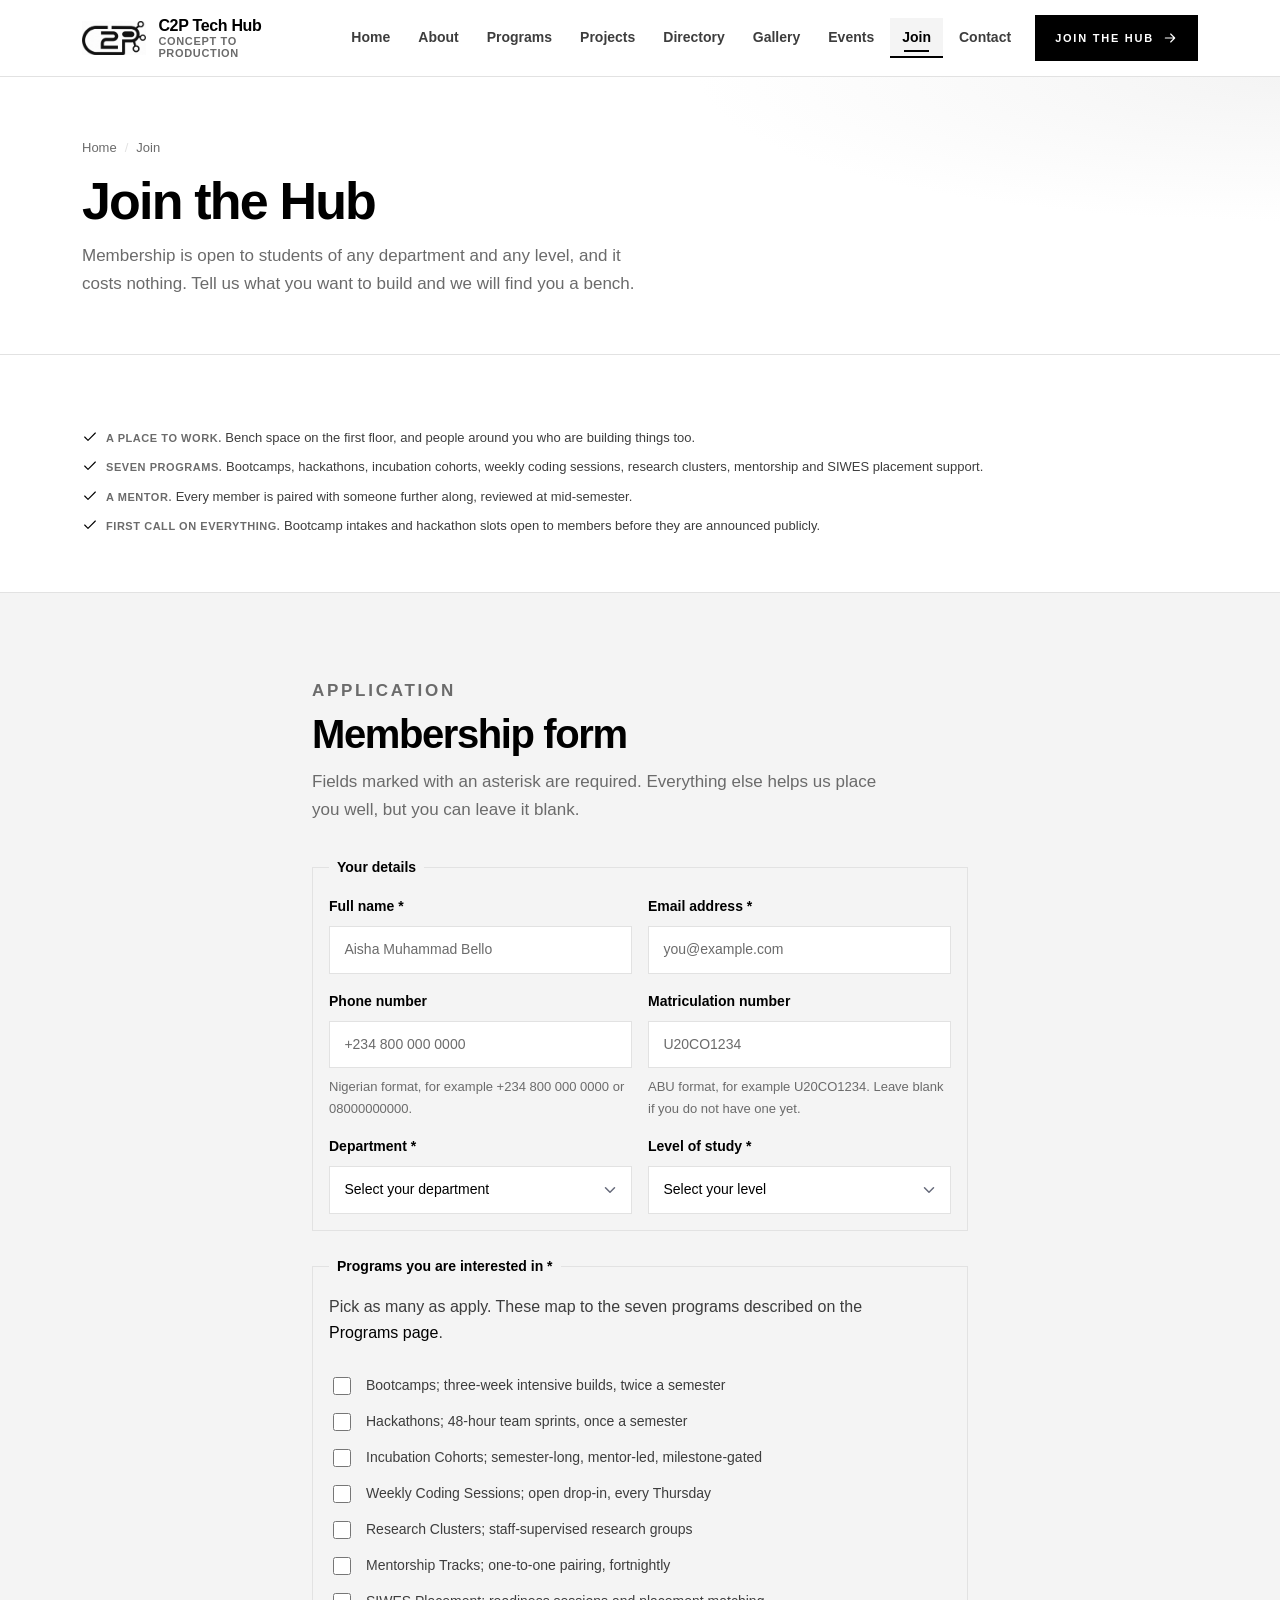
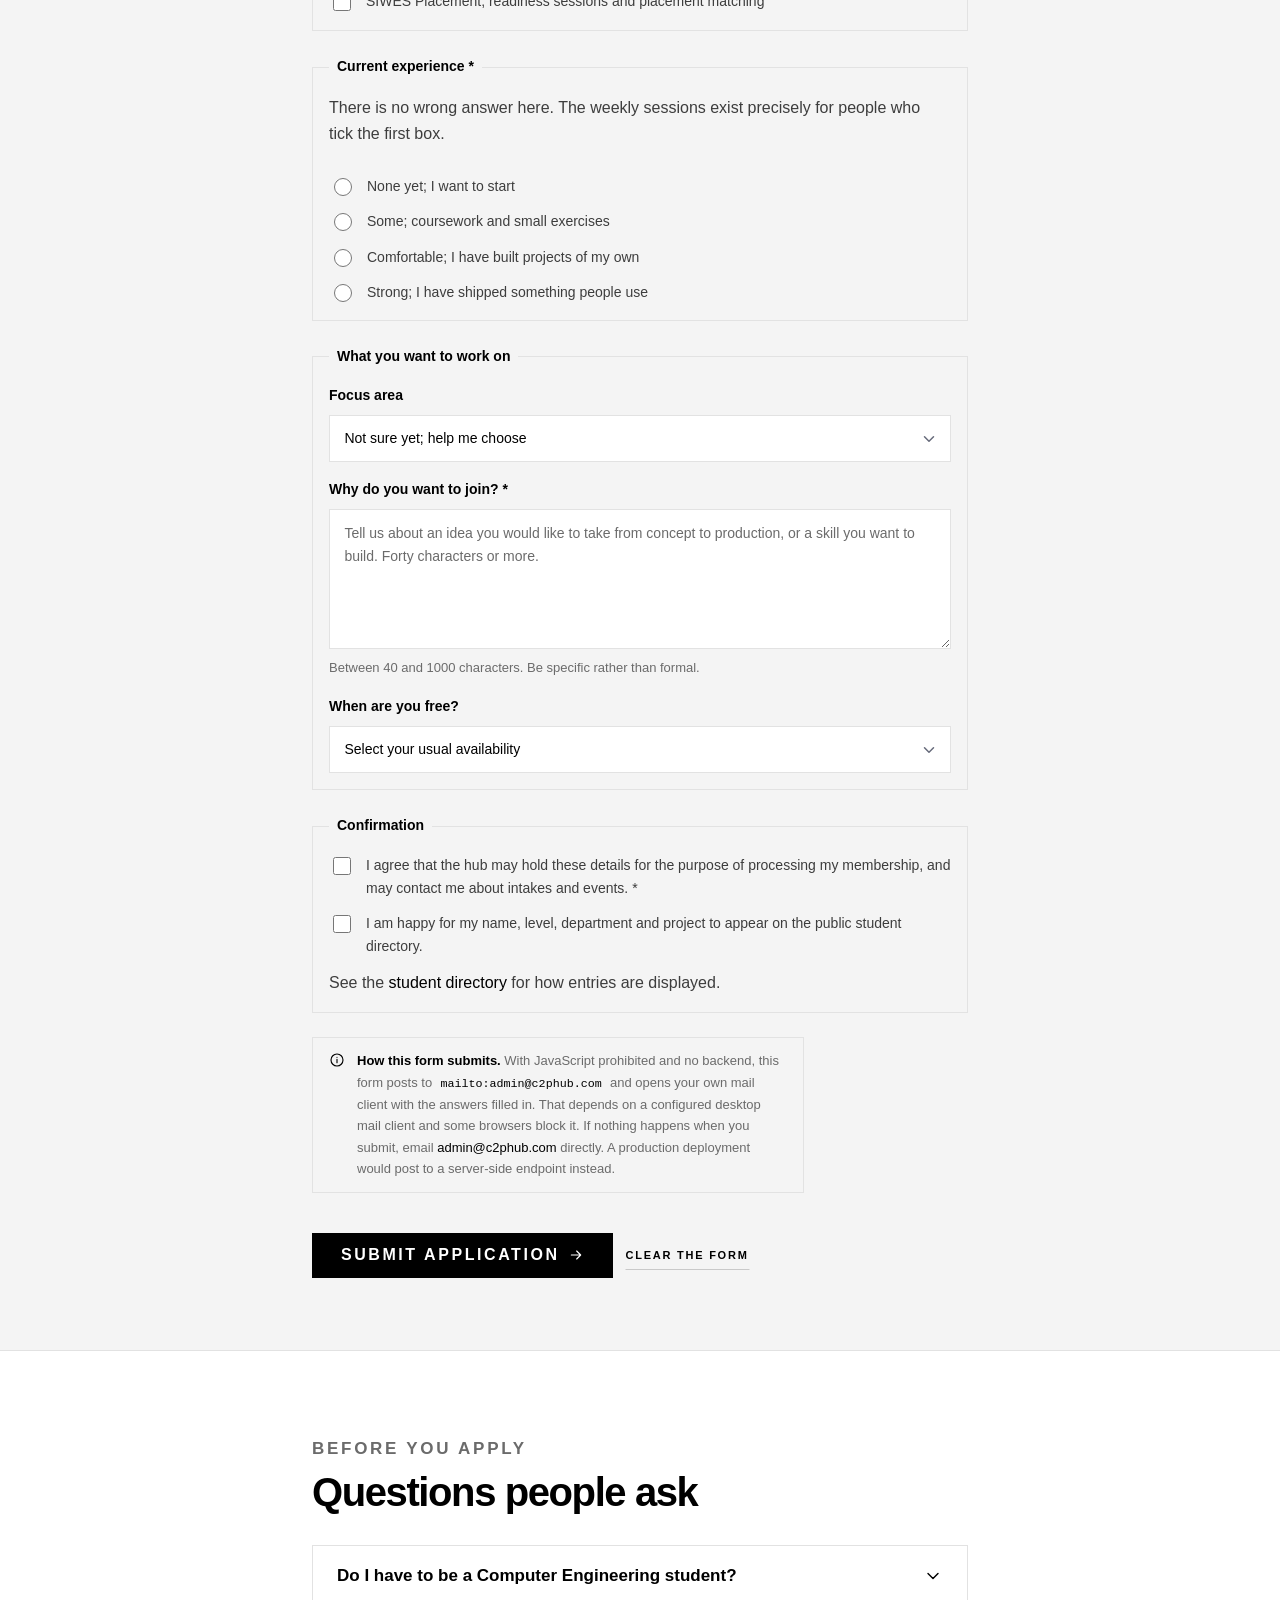
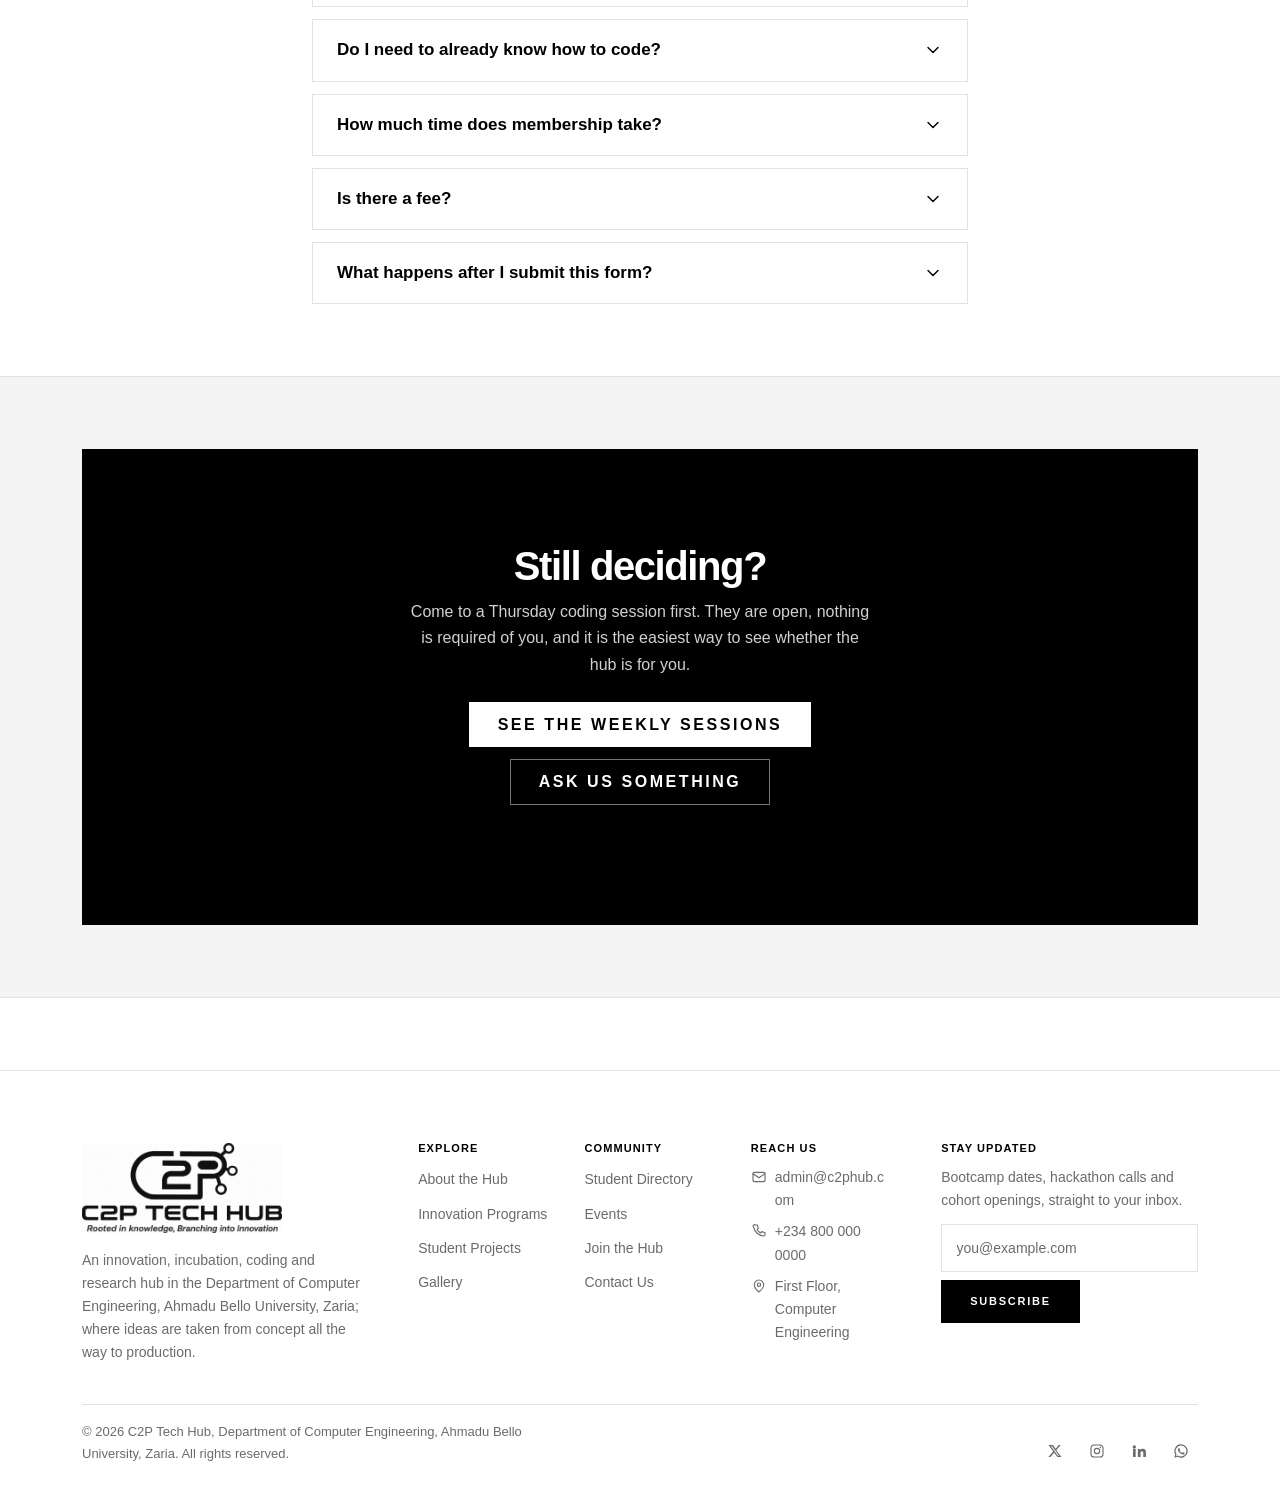
<file: join.html>
<!DOCTYPE html>
<html lang="en">
<head>
  <meta charset="utf-8">
  <meta name="viewport" content="width=device-width, initial-scale=1">
  <title>Join the Hub | C2P Tech Hub; Concept to Production</title>
  <meta name="description" content="Apply to join the C2P Tech Hub. Membership is open to students of any department and any level at Ahmadu Bello University, Zaria.">
  <meta name="author" content="C2P Tech Hub, Department of Computer Engineering, Ahmadu Bello University, Zaria">
  <meta name="theme-color" content="#111111">
  <link rel="icon" href="assets/images/brand/c2p-mark-mono.png" type="image/png">
  <link rel="stylesheet" href="assets/css/reset.css">
  <link rel="stylesheet" href="assets/css/tokens.css">
  <link rel="stylesheet" href="assets/css/main.css">
  <link rel="stylesheet" href="assets/css/responsive.css">

  <!-- Declarative ld+json data island, not executable code. -->
  <script type="application/ld+json">
  {
    "@context": "https://schema.org",
    "@type": "WebPage",
    "name": "Join the C2P Tech Hub",
    "url": "https://c2phub.com/join.html",
    "description": "Membership application page for the C2P Tech Hub, an innovation, incubation, coding and research hub in the Department of Computer Engineering, Ahmadu Bello University, Zaria.",
    "isPartOf": {
      "@type": "WebSite",
      "name": "C2P Tech Hub",
      "url": "https://c2phub.com/"
    },
    "about": {
      "@type": "EducationalOrganization",
      "name": "C2P Tech Hub",
      "url": "https://c2phub.com/",
      "email": "admin@c2phub.com",
      "parentOrganization": {
        "@type": "CollegeOrUniversity",
        "name": "Ahmadu Bello University, Zaria",
        "department": {
          "@type": "Organization",
          "name": "Department of Computer Engineering"
        }
      }
    },
    "mainEntity": {
      "@type": "FAQPage",
      "mainEntity": [
        {
          "@type": "Question",
          "name": "Do I have to be a Computer Engineering student?",
          "acceptedAnswer": {
            "@type": "Answer",
            "text": "No. The hub sits in the Department of Computer Engineering but membership is open across departments. Current members come from Computer Engineering, Computer Science, Electrical and Electronics Engineering and Mechatronics Engineering."
          }
        },
        {
          "@type": "Question",
          "name": "Do I need to already know how to code?",
          "acceptedAnswer": {
            "@type": "Answer",
            "text": "No. The weekly coding sessions and the bootcamps exist to take people from nothing to something. What matters is that you turn up consistently."
          }
        },
        {
          "@type": "Question",
          "name": "How much time does membership take?",
          "acceptedAnswer": {
            "@type": "Answer",
            "text": "Weekly coding sessions are one evening a week and are drop-in. Bootcamps run two evenings a week for three weeks. An incubation cohort is a semester-long commitment of roughly six to eight hours a week."
          }
        },
        {
          "@type": "Question",
          "name": "Is there a fee?",
          "acceptedAnswer": {
            "@type": "Answer",
            "text": "No. Membership and all programs are free to students of the university. Hardware for bootcamps is provided by the hub and shared between pairs."
          }
        },
        {
          "@type": "Question",
          "name": "What happens after I submit this form?",
          "acceptedAnswer": {
            "@type": "Answer",
            "text": "Applications are reviewed at the start of each intake. You will be contacted by email with a date for a short conversation about what you want to work on, and then added to the members' channel."
          }
        }
      ]
    }
  }
  </script>
</head>

<body>
  <a class="skip-link" href="#main">Skip to main content</a>

  <!-- Shared header / navigation -->
  <header class="site-header">
    <div class="container header-inner">

      <a class="brand" href="index.html">
        <img class="brand-mark" src="assets/images/brand/c2p-mark-mono.png"
             alt="C2P Tech Hub logo mark" width="320" height="169">
        <span class="brand-text">
          <span class="brand-name">C2P Tech Hub</span>
          <span class="brand-tagline">Concept to Production</span>
        </span>
      </a>

      <input class="nav-toggle" type="checkbox" id="nav-toggle">
      <label class="nav-toggle-label" for="nav-toggle">
        <svg class="icon icon-open" viewBox="0 0 24 24" aria-hidden="true" focusable="false">
          <path d="M4 7h16M4 12h16M4 17h16"/>
        </svg>
        <svg class="icon icon-close" viewBox="0 0 24 24" aria-hidden="true" focusable="false">
          <path d="M6 6l12 12M18 6L6 18"/>
        </svg>
        <span class="sr-only">Show or hide the main menu</span>
      </label>

      <nav class="site-nav" aria-label="Primary">
        <ul class="nav-list">
          <li><a class="nav-link" href="index.html">Home</a></li>
          <li><a class="nav-link" href="about.html">About</a></li>
          <li><a class="nav-link" href="programs.html">Programs</a></li>
          <li><a class="nav-link" href="projects.html">Projects</a></li>
          <li><a class="nav-link" href="directory.html">Directory</a></li>
          <li><a class="nav-link" href="gallery.html">Gallery</a></li>
          <li><a class="nav-link" href="events.html">Events</a></li>
          <li><a class="nav-link" href="join.html" aria-current="page">Join</a></li>
          <li><a class="nav-link" href="contact.html">Contact</a></li>
        </ul>
      </nav>

      <a class="btn btn-primary header-cta" href="join.html">
        Join the Hub
        <svg class="icon icon--sm" viewBox="0 0 24 24" aria-hidden="true" focusable="false">
          <path d="M5 12h14M13 6l6 6-6 6"/>
        </svg>
      </a>

    </div>
  </header>

  <main id="main">

    <!-- Page banner -->
    <section class="page-banner" aria-labelledby="page-title">
      <div class="container">
        <nav class="breadcrumb" aria-label="Breadcrumb">
          <ol>
            <li><a href="index.html">Home</a></li>
            <li aria-current="page">Join</li>
          </ol>
        </nav>
        <h1 id="page-title">Join the Hub</h1>
        <p>
          Membership is open to students of any department and any level, and it
          costs nothing. Tell us what you want to build and we will find you a
          bench.
        </p>
      </div>
    </section>

    <!-- What you get -->
    <section class="section section--tight" aria-labelledby="benefits-title">
      <div class="container">
        <h2 id="benefits-title" class="sr-only">What membership gives you</h2>
        <ul class="outcome-list">
          <li>
            <svg class="icon icon--sm" viewBox="0 0 24 24" aria-hidden="true" focusable="false">
              <path d="M20 6L9 17l-5-5"/>
            </svg>
            <span><span class="outcome-list__label">A place to work.</span> Bench space on the first floor, and people around you who are building things too.</span>
          </li>
          <li>
            <svg class="icon icon--sm" viewBox="0 0 24 24" aria-hidden="true" focusable="false">
              <path d="M20 6L9 17l-5-5"/>
            </svg>
            <span><span class="outcome-list__label">Seven programs.</span> Bootcamps, hackathons, incubation cohorts, weekly coding sessions, research clusters, mentorship and SIWES placement support.</span>
          </li>
          <li>
            <svg class="icon icon--sm" viewBox="0 0 24 24" aria-hidden="true" focusable="false">
              <path d="M20 6L9 17l-5-5"/>
            </svg>
            <span><span class="outcome-list__label">A mentor.</span> Every member is paired with someone further along, reviewed at mid-semester.</span>
          </li>
          <li>
            <svg class="icon icon--sm" viewBox="0 0 24 24" aria-hidden="true" focusable="false">
              <path d="M20 6L9 17l-5-5"/>
            </svg>
            <span><span class="outcome-list__label">First call on everything.</span> Bootcamp intakes and hackathon slots open to members before they are announced publicly.</span>
          </li>
        </ul>
      </div>
    </section>

    <!-- Application form -->
    <section class="section section--sunken" aria-labelledby="form-title">
      <div class="container container--narrow">

        <div class="section-head section-head--left">
          <p class="eyebrow">Application</p>
          <h2 id="form-title">Membership form</h2>
          <p>
            Fields marked with an asterisk are required. Everything else helps us
            place you well, but you can leave it blank.
          </p>
        </div>

        <!-- Native HTML5 validation and CSS state selectors only; no script. -->

        <form class="form" action="mailto:admin@c2phub.com" method="post"
              enctype="text/plain" aria-labelledby="form-title">

          <fieldset class="fieldset-group">
            <legend>Your details</legend>

            <div class="form-grid form-grid--2">

              <div class="field">
                <label for="full-name">Full name <span class="required-mark" aria-hidden="true">*</span></label>
                <input class="input" type="text" id="full-name" name="full_name"
                       placeholder="Aisha Muhammad Bello" required minlength="3" maxlength="80"
                       autocomplete="name" aria-describedby="full-name-error">
                <span class="error-text" id="full-name-error">Enter your full name, at least three characters.</span>
              </div>

              <div class="field">
                <label for="email">Email address <span class="required-mark" aria-hidden="true">*</span></label>
                <input class="input" type="email" id="email" name="email"
                       placeholder="you@example.com" required
                       autocomplete="email" aria-describedby="email-error">
                <span class="error-text" id="email-error">Enter a valid email address, for example you@example.com.</span>
              </div>

              <div class="field">
                <label for="phone">Phone number</label>
                <input class="input" type="tel" id="phone" name="phone"
                       placeholder="+234 800 000 0000"
                       pattern="(\+234|0)[\s-]?[789][01]\d[\s-]?\d{3}[\s-]?\d{4}"
                       autocomplete="tel" aria-describedby="phone-hint phone-error">
                <span class="hint" id="phone-hint">Nigerian format, for example +234 800 000 0000 or 08000000000.</span>
                <span class="error-text" id="phone-error">That does not look like a Nigerian phone number.</span>
              </div>

              <div class="field">
                <label for="matric">Matriculation number</label>
                <input class="input" type="text" id="matric" name="matric_number"
                       placeholder="U20CO1234" pattern="[UuPp]\d{2}[A-Za-z]{2}\d{4}"
                       aria-describedby="matric-hint matric-error">
                <span class="hint" id="matric-hint">ABU format, for example U20CO1234. Leave blank if you do not have one yet.</span>
                <span class="error-text" id="matric-error">Use the ABU format: a letter, two digits, two letters, four digits.</span>
              </div>

              <div class="field">
                <label for="department">Department <span class="required-mark" aria-hidden="true">*</span></label>
                <select class="select" id="department" name="department" required>
                  <option value="">Select your department</option>
                  <option value="Computer Engineering">Computer Engineering</option>
                  <option value="Computer Science">Computer Science</option>
                  <option value="Electrical and Electronics Engineering">Electrical and Electronics Engineering</option>
                  <option value="Mechatronics Engineering">Mechatronics Engineering</option>
                  <option value="Other Engineering department">Other Engineering department</option>
                  <option value="Other department">Other department</option>
                </select>
              </div>

              <div class="field">
                <label for="level">Level of study <span class="required-mark" aria-hidden="true">*</span></label>
                <select class="select" id="level" name="level" required>
                  <option value="">Select your level</option>
                  <option value="100L">100 Level</option>
                  <option value="200L">200 Level</option>
                  <option value="300L">300 Level</option>
                  <option value="400L">400 Level</option>
                  <option value="500L">500 Level</option>
                  <option value="Postgraduate">Postgraduate</option>
                  <option value="Staff">Staff</option>
                </select>
              </div>

            </div>
          </fieldset>

          <fieldset class="fieldset-group">
            <legend>Programs you are interested in <span class="required-mark" aria-hidden="true">*</span></legend>
            <p class="hint">
              Pick as many as apply. These map to the seven programs described on the
              <a href="programs.html">Programs page</a>.
            </p>

            <label class="check" for="prog-bootcamps">
              <input type="checkbox" id="prog-bootcamps" name="programs" value="Bootcamps">
              <span>Bootcamps; three-week intensive builds, twice a semester</span>
            </label>

            <label class="check" for="prog-hackathons">
              <input type="checkbox" id="prog-hackathons" name="programs" value="Hackathons">
              <span>Hackathons; 48-hour team sprints, once a semester</span>
            </label>

            <label class="check" for="prog-incubation">
              <input type="checkbox" id="prog-incubation" name="programs" value="Incubation Cohorts">
              <span>Incubation Cohorts; semester-long, mentor-led, milestone-gated</span>
            </label>

            <label class="check" for="prog-coding-sessions">
              <input type="checkbox" id="prog-coding-sessions" name="programs" value="Weekly Coding Sessions">
              <span>Weekly Coding Sessions; open drop-in, every Thursday</span>
            </label>

            <label class="check" for="prog-research">
              <input type="checkbox" id="prog-research" name="programs" value="Research Clusters">
              <span>Research Clusters; staff-supervised research groups</span>
            </label>

            <label class="check" for="prog-mentorship">
              <input type="checkbox" id="prog-mentorship" name="programs" value="Mentorship Tracks">
              <span>Mentorship Tracks; one-to-one pairing, fortnightly</span>
            </label>

            <label class="check" for="prog-siwes">
              <input type="checkbox" id="prog-siwes" name="programs" value="SIWES Placement">
              <span>SIWES Placement; readiness sessions and placement matching</span>
            </label>
          </fieldset>

          <fieldset class="fieldset-group">
            <legend>Current experience <span class="required-mark" aria-hidden="true">*</span></legend>
            <p class="hint">
              There is no wrong answer here. The weekly sessions exist precisely for
              people who tick the first box.
            </p>

            <label class="check" for="exp-none">
              <input type="radio" id="exp-none" name="experience" value="None yet" required>
              <span>None yet; I want to start</span>
            </label>

            <label class="check" for="exp-some">
              <input type="radio" id="exp-some" name="experience" value="Some coursework">
              <span>Some; coursework and small exercises</span>
            </label>

            <label class="check" for="exp-projects">
              <input type="radio" id="exp-projects" name="experience" value="Personal projects">
              <span>Comfortable; I have built projects of my own</span>
            </label>

            <label class="check" for="exp-strong">
              <input type="radio" id="exp-strong" name="experience" value="Shipped work">
              <span>Strong; I have shipped something people use</span>
            </label>
          </fieldset>

          <fieldset class="fieldset-group">
            <legend>What you want to work on</legend>

            <div class="form-grid">

              <div class="field">
                <label for="focus">Focus area</label>
                <select class="select" id="focus" name="focus_area">
                  <option value="">Not sure yet; help me choose</option>
                  <option value="Artificial Intelligence">Artificial Intelligence and Machine Learning</option>
                  <option value="Computer Vision">Computer Vision</option>
                  <option value="Embedded Systems">Embedded Systems</option>
                  <option value="IoT and Sensor Networks">IoT and Sensor Networks</option>
                  <option value="Mobile Development">Mobile Development</option>
                  <option value="Web and Backend Engineering">Web and Backend Engineering</option>
                  <option value="Robotics and Control">Robotics and Control</option>
                  <option value="Data Engineering">Data Engineering</option>
                  <option value="Human-Computer Interaction">Human-Computer Interaction</option>
                </select>
              </div>

              <div class="field">
                <label for="motivation">Why do you want to join? <span class="required-mark" aria-hidden="true">*</span></label>
                <textarea class="textarea" id="motivation" name="motivation" required
                          minlength="40" maxlength="1000"
                          placeholder="Tell us about an idea you would like to take from concept to production, or a skill you want to build. Forty characters or more."
                          aria-describedby="motivation-hint motivation-error"></textarea>
                <span class="hint" id="motivation-hint">Between 40 and 1000 characters. Be specific rather than formal.</span>
                <span class="error-text" id="motivation-error">Write at least 40 characters so we have something to go on.</span>
              </div>

              <div class="field">
                <label for="availability">When are you free?</label>
                <select class="select" id="availability" name="availability">
                  <option value="">Select your usual availability</option>
                  <option value="Weekday evenings">Weekday evenings</option>
                  <option value="Weekday afternoons">Weekday afternoons</option>
                  <option value="Weekends">Weekends</option>
                  <option value="Flexible">Flexible</option>
                </select>
              </div>

            </div>
          </fieldset>

          <fieldset class="fieldset-group">
            <legend>Confirmation</legend>

            <label class="check" for="consent">
              <input type="checkbox" id="consent" name="consent" value="yes" required>
              <span>
                I agree that the hub may hold these details for the purpose of
                processing my membership, and may contact me about intakes and
                events. <span class="required-mark" aria-hidden="true">*</span>
              </span>
            </label>

            <!-- Outside the <label> on purpose: nested, a click would toggle it. -->
            <label class="check" for="directory-consent">
              <input type="checkbox" id="directory-consent" name="directory_consent" value="yes">
              <span>
                I am happy for my name, level, department and project to appear on the
                public student directory.
              </span>
            </label>
            <p class="hint">
              See the <a href="directory.html">student directory</a> for how entries are
              displayed.
            </p>
          </fieldset>

          <p class="form-note">
            <svg class="icon icon--sm" viewBox="0 0 24 24" aria-hidden="true" focusable="false">
              <circle cx="12" cy="12" r="9"/>
              <path d="M12 11v5M12 8h.01"/>
            </svg>
            <span>
              <strong>How this form submits.</strong> With JavaScript prohibited and no
              backend, this form posts to <code>mailto:admin@c2phub.com</code> and opens
              your own mail client with the answers filled in. That depends on a
              configured desktop mail client and some browsers block it. If nothing
              happens when you submit, email
              <a href="mailto:admin@c2phub.com">admin@c2phub.com</a> directly. A
              production deployment would post to a server-side endpoint instead.
            </span>
          </p>

          <p class="cluster">
            <button class="btn btn-primary btn--lg" type="submit">
              Submit application
              <svg class="icon icon--sm" viewBox="0 0 24 24" aria-hidden="true" focusable="false">
                <path d="M5 12h14M13 6l6 6-6 6"/>
              </svg>
            </button>
            <button class="btn btn-ghost" type="reset">Clear the form</button>
          </p>

        </form>

      </div>
    </section>

    <!-- Faq -->
    <section class="section" aria-labelledby="faq-title">
      <div class="container container--narrow">

        <div class="section-head section-head--left">
          <p class="eyebrow">Before you apply</p>
          <h2 id="faq-title">Questions people ask</h2>
        </div>

        <!-- CSS-only 2 of 4: <details> accordion styled via [open]. -->
        <div class="accordion mt-4">

          <details class="accordion__item">
            <summary class="accordion__summary">
              Do I have to be a Computer Engineering student?
              <svg class="icon chevron" viewBox="0 0 24 24" aria-hidden="true" focusable="false">
                <path d="M6 9l6 6 6-6"/>
              </svg>
            </summary>
            <div class="accordion__panel">
              <p>
                No. The hub sits in the Department of Computer Engineering, but membership
                is open across departments. Current members come from Computer Engineering,
                Computer Science, Electrical and Electronics Engineering and Mechatronics
                Engineering.
              </p>
            </div>
          </details>

          <details class="accordion__item">
            <summary class="accordion__summary">
              Do I need to already know how to code?
              <svg class="icon chevron" viewBox="0 0 24 24" aria-hidden="true" focusable="false">
                <path d="M6 9l6 6 6-6"/>
              </svg>
            </summary>
            <div class="accordion__panel">
              <p>
                No. The weekly coding sessions and the bootcamps exist to take people from
                nothing to something. What matters is that you turn up consistently;
                that is the only real entry requirement.
              </p>
            </div>
          </details>

          <details class="accordion__item">
            <summary class="accordion__summary">
              How much time does membership take?
              <svg class="icon chevron" viewBox="0 0 24 24" aria-hidden="true" focusable="false">
                <path d="M6 9l6 6 6-6"/>
              </svg>
            </summary>
            <div class="accordion__panel">
              <p>
                It depends what you sign up for. Weekly coding sessions are one evening a
                week and are drop-in. Bootcamps run two evenings a week for three weeks. An
                incubation cohort is a semester-long commitment of roughly six to eight
                hours a week, and we would rather you joined the next one than
                half-attended this one.
              </p>
            </div>
          </details>

          <details class="accordion__item">
            <summary class="accordion__summary">
              Is there a fee?
              <svg class="icon chevron" viewBox="0 0 24 24" aria-hidden="true" focusable="false">
                <path d="M6 9l6 6 6-6"/>
              </svg>
            </summary>
            <div class="accordion__panel">
              <p>
                No. Membership and all seven programs are free to students of the
                university. Hardware for bootcamps is provided by the hub and shared
                between pairs.
              </p>
            </div>
          </details>

          <details class="accordion__item">
            <summary class="accordion__summary">
              What happens after I submit this form?
              <svg class="icon chevron" viewBox="0 0 24 24" aria-hidden="true" focusable="false">
                <path d="M6 9l6 6 6-6"/>
              </svg>
            </summary>
            <div class="accordion__panel">
              <p>
                Applications are reviewed at the start of each intake. You will be
                contacted by email with a date for a short conversation about what you
                want to work on, and then added to the members' channel. If an intake has
                just closed, your application is held for the next one rather than
                discarded.
              </p>
            </div>
          </details>

        </div>

      </div>
    </section>

    <!-- Cta band -->
    <section class="section section--sunken" aria-labelledby="cta-title">
      <div class="container">
        <div class="cta-band">
          <h2 id="cta-title">Still deciding?</h2>
          <p>
            Come to a Thursday coding session first. They are open, nothing is
            required of you, and it is the easiest way to see whether the hub is
            for you.
          </p>
          <p class="cluster">
            <a class="btn btn-inverse btn--lg" href="programs.html#prog-coding-sessions">See the weekly sessions</a>
            <a class="btn btn-outline-inverse btn--lg" href="contact.html">Ask us something</a>
          </p>
        </div>
      </div>
    </section>

  </main>

  <!-- Shared footer -->
  <footer class="site-footer">
    <div class="container">

      <div class="footer-top">

        <div class="footer-brand">
          <a href="index.html">
            <img class="footer-logo" src="assets/images/brand/c2p-logo-mono.png"
                 alt="C2P Tech Hub; Rooted in knowledge, Branching into Innovation"
                 width="900" height="405">
          </a>
          <p>
            An innovation, incubation, coding and research hub in the Department
            of Computer Engineering, Ahmadu Bello University, Zaria; where
            ideas are taken from concept all the way to production.
          </p>
        </div>

        <div class="footer-nav-groups">

          <div class="footer-group">
            <h2>Explore</h2>
            <ul>
              <li><a href="about.html">About the Hub</a></li>
              <li><a href="programs.html">Innovation Programs</a></li>
              <li><a href="projects.html">Student Projects</a></li>
              <li><a href="gallery.html">Gallery</a></li>
            </ul>
          </div>

          <div class="footer-group">
            <h2>Community</h2>
            <ul>
              <li><a href="directory.html">Student Directory</a></li>
              <li><a href="events.html">Events</a></li>
              <li><a href="join.html">Join the Hub</a></li>
              <li><a href="contact.html">Contact Us</a></li>
            </ul>
          </div>

          <div class="footer-group">
            <h2>Reach Us</h2>
            <ul>
              <li>
                <a href="mailto:admin@c2phub.com">
                  <svg class="icon icon--sm" viewBox="0 0 24 24" aria-hidden="true" focusable="false">
                    <rect x="3" y="5" width="18" height="14" rx="2"/>
                    <path d="M3 7l9 6 9-6"/>
                  </svg>
                  admin@c2phub.com
                </a>
              </li>
              <li>
                <a href="tel:+2348000000000">
                  <svg class="icon icon--sm" viewBox="0 0 24 24" aria-hidden="true" focusable="false">
                    <path d="M6.5 3h3l1.5 5-2 1.5a12 12 0 0 0 5.5 5.5L16 13l5 1.5v3a2 2 0 0 1-2.2 2A16.5 16.5 0 0 1 4 6.2 2 2 0 0 1 6.5 3z"/>
                  </svg>
                  +234 800 000 0000
                </a>
              </li>
              <li>
                <a href="contact.html">
                  <svg class="icon icon--sm" viewBox="0 0 24 24" aria-hidden="true" focusable="false">
                    <path d="M12 21s7-5.6 7-11a7 7 0 1 0-14 0c0 5.4 7 11 7 11z"/>
                    <circle cx="12" cy="10" r="2.5"/>
                  </svg>
                  First Floor, Computer Engineering
                </a>
              </li>
            </ul>
          </div>

        </div>

        <div class="footer-subscribe">
          <h2>Stay Updated</h2>
          <p>Bootcamp dates, hackathon calls and cohort openings, straight to your inbox.</p>
          <form class="inline-form" action="mailto:admin@c2phub.com" method="post"
                enctype="text/plain" aria-label="Subscribe to C2P Tech Hub updates">
            <label class="sr-only" for="footer-email">Your email address</label>
            <input class="input" type="email" id="footer-email" name="subscriber_email"
                   placeholder="you@example.com" required>
            <button class="btn btn-primary" type="submit">Subscribe</button>
          </form>
        </div>

      </div>

      <div class="footer-bottom">
        <p>&copy; 2026 C2P Tech Hub, Department of Computer Engineering, Ahmadu Bello University, Zaria. All rights reserved.</p>

        <ul class="social-list">
          <li>
            <a href="https://x.com/c2ptechhub" title="C2P Tech Hub on X">
              <span class="sr-only">C2P Tech Hub on X (placeholder handle)</span>
              <svg class="icon icon--sm icon--filled" viewBox="0 0 24 24" aria-hidden="true" focusable="false">
                <path d="M17.5 3h3.1l-6.8 7.8L21.8 21h-6.2l-4.9-6.3L5.1 21H2l7.3-8.3L2.4 3h6.4l4.4 5.8L17.5 3zm-1.1 16.1h1.7L7.7 4.8H5.9l10.5 14.3z"/>
              </svg>
            </a>
          </li>
          <li>
            <a href="https://instagram.com/c2ptechhub" title="C2P Tech Hub on Instagram">
              <span class="sr-only">C2P Tech Hub on Instagram (placeholder handle)</span>
              <svg class="icon icon--sm" viewBox="0 0 24 24" aria-hidden="true" focusable="false">
                <rect x="3" y="3" width="18" height="18" rx="5"/>
                <circle cx="12" cy="12" r="4"/>
                <circle cx="17.2" cy="6.8" r="1.1" fill="currentColor" stroke="none"/>
              </svg>
            </a>
          </li>
          <li>
            <a href="https://linkedin.com/company/c2p-tech-hub" title="C2P Tech Hub on LinkedIn">
              <span class="sr-only">C2P Tech Hub on LinkedIn (placeholder handle)</span>
              <svg class="icon icon--sm icon--filled" viewBox="0 0 24 24" aria-hidden="true" focusable="false">
                <path d="M4.98 3.5a2.5 2.5 0 1 1 0 5 2.5 2.5 0 0 1 0-5zM3 9h4v12H3V9zm7 0h3.8v1.7h.05c.53-.95 1.83-1.95 3.77-1.95 4.03 0 4.78 2.5 4.78 5.76V21h-4v-5.6c0-1.34-.03-3.06-1.9-3.06-1.9 0-2.2 1.45-2.2 2.96V21h-4V9z"/>
              </svg>
            </a>
          </li>
          <li>
            <a href="https://wa.me/2348000000000" title="C2P Tech Hub on WhatsApp">
              <span class="sr-only">C2P Tech Hub on WhatsApp (placeholder number)</span>
              <svg class="icon icon--sm icon--filled" viewBox="0 0 24 24" aria-hidden="true" focusable="false">
                <path d="M12 2a10 10 0 0 0-8.6 15.05L2 22l5.1-1.33A10 10 0 1 0 12 2zm0 1.9a8.1 8.1 0 1 1-4.13 15.07l-.3-.18-3.02.79.8-2.94-.19-.31A8.1 8.1 0 0 1 12 3.9zm-3.1 4.1c-.16 0-.42.06-.64.3-.22.24-.85.83-.85 2.02s.87 2.34 1 2.5c.12.16 1.7 2.7 4.17 3.68 2.06.81 2.48.65 2.93.61.45-.04 1.45-.59 1.65-1.17.2-.57.2-1.06.14-1.16-.06-.1-.22-.16-.46-.28-.24-.12-1.45-.71-1.67-.79-.22-.08-.39-.12-.55.12-.16.24-.63.79-.77.95-.14.16-.28.18-.52.06-.24-.12-1.03-.38-1.96-1.21-.72-.65-1.21-1.45-1.35-1.69-.14-.24-.02-.37.1-.49.11-.11.24-.28.36-.42.12-.14.16-.24.24-.4.08-.16.04-.3-.02-.42-.06-.12-.54-1.32-.74-1.8-.19-.46-.39-.4-.54-.41h-.46z"/>
              </svg>
            </a>
          </li>
        </ul>
      </div>

    </div>
  </footer>

</body>
</html>
</file>
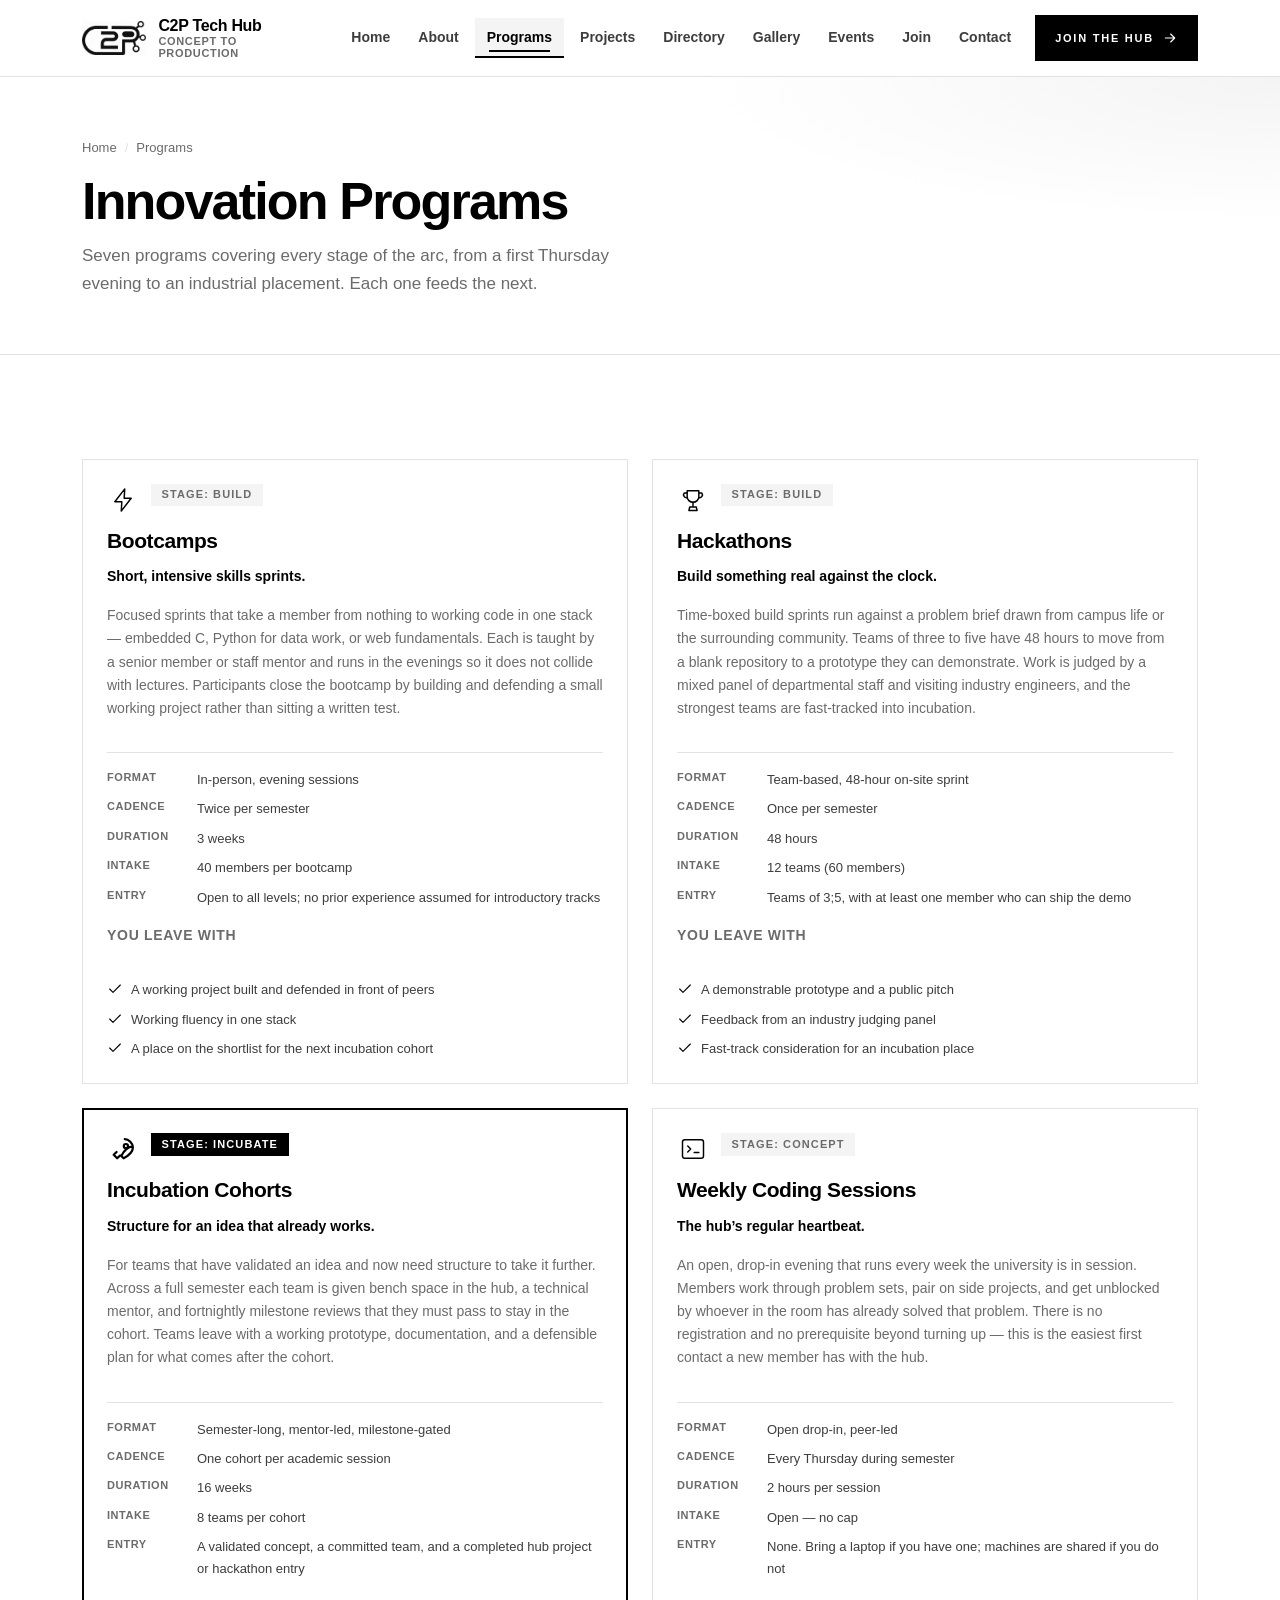
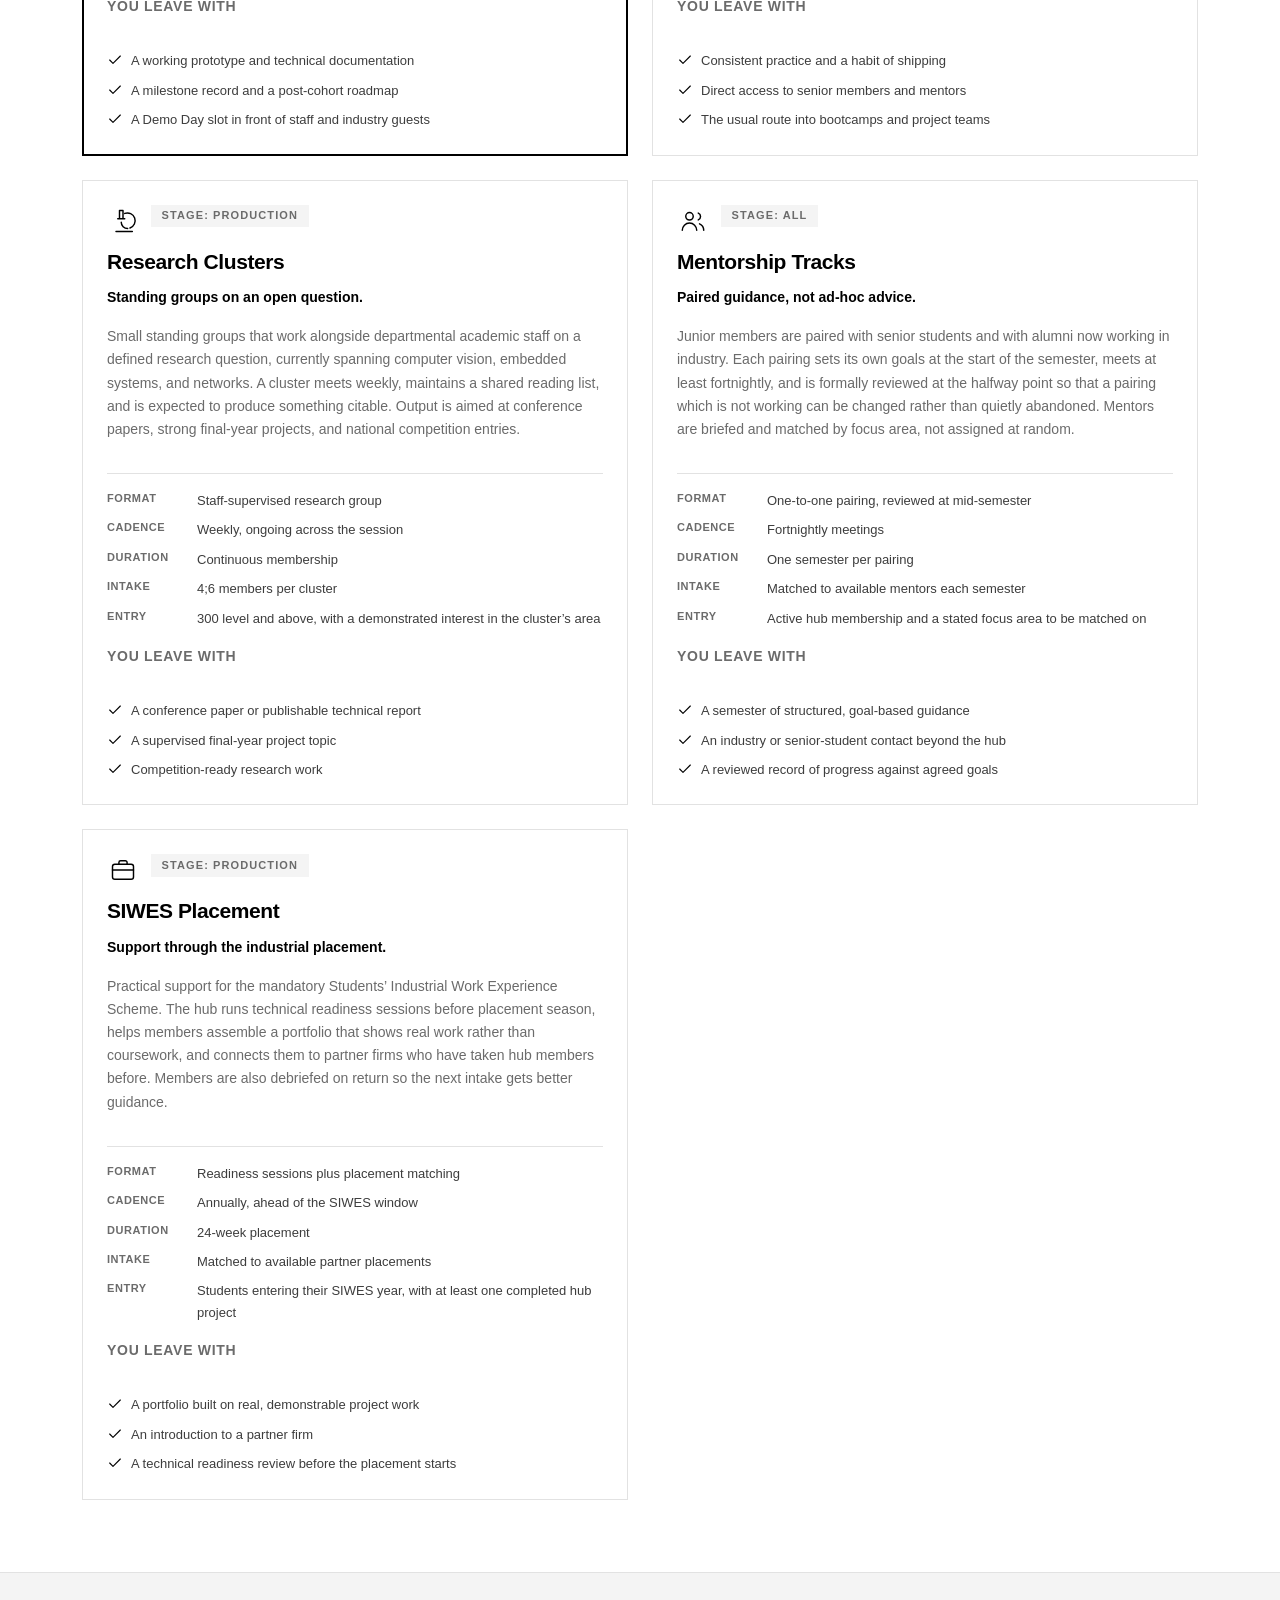
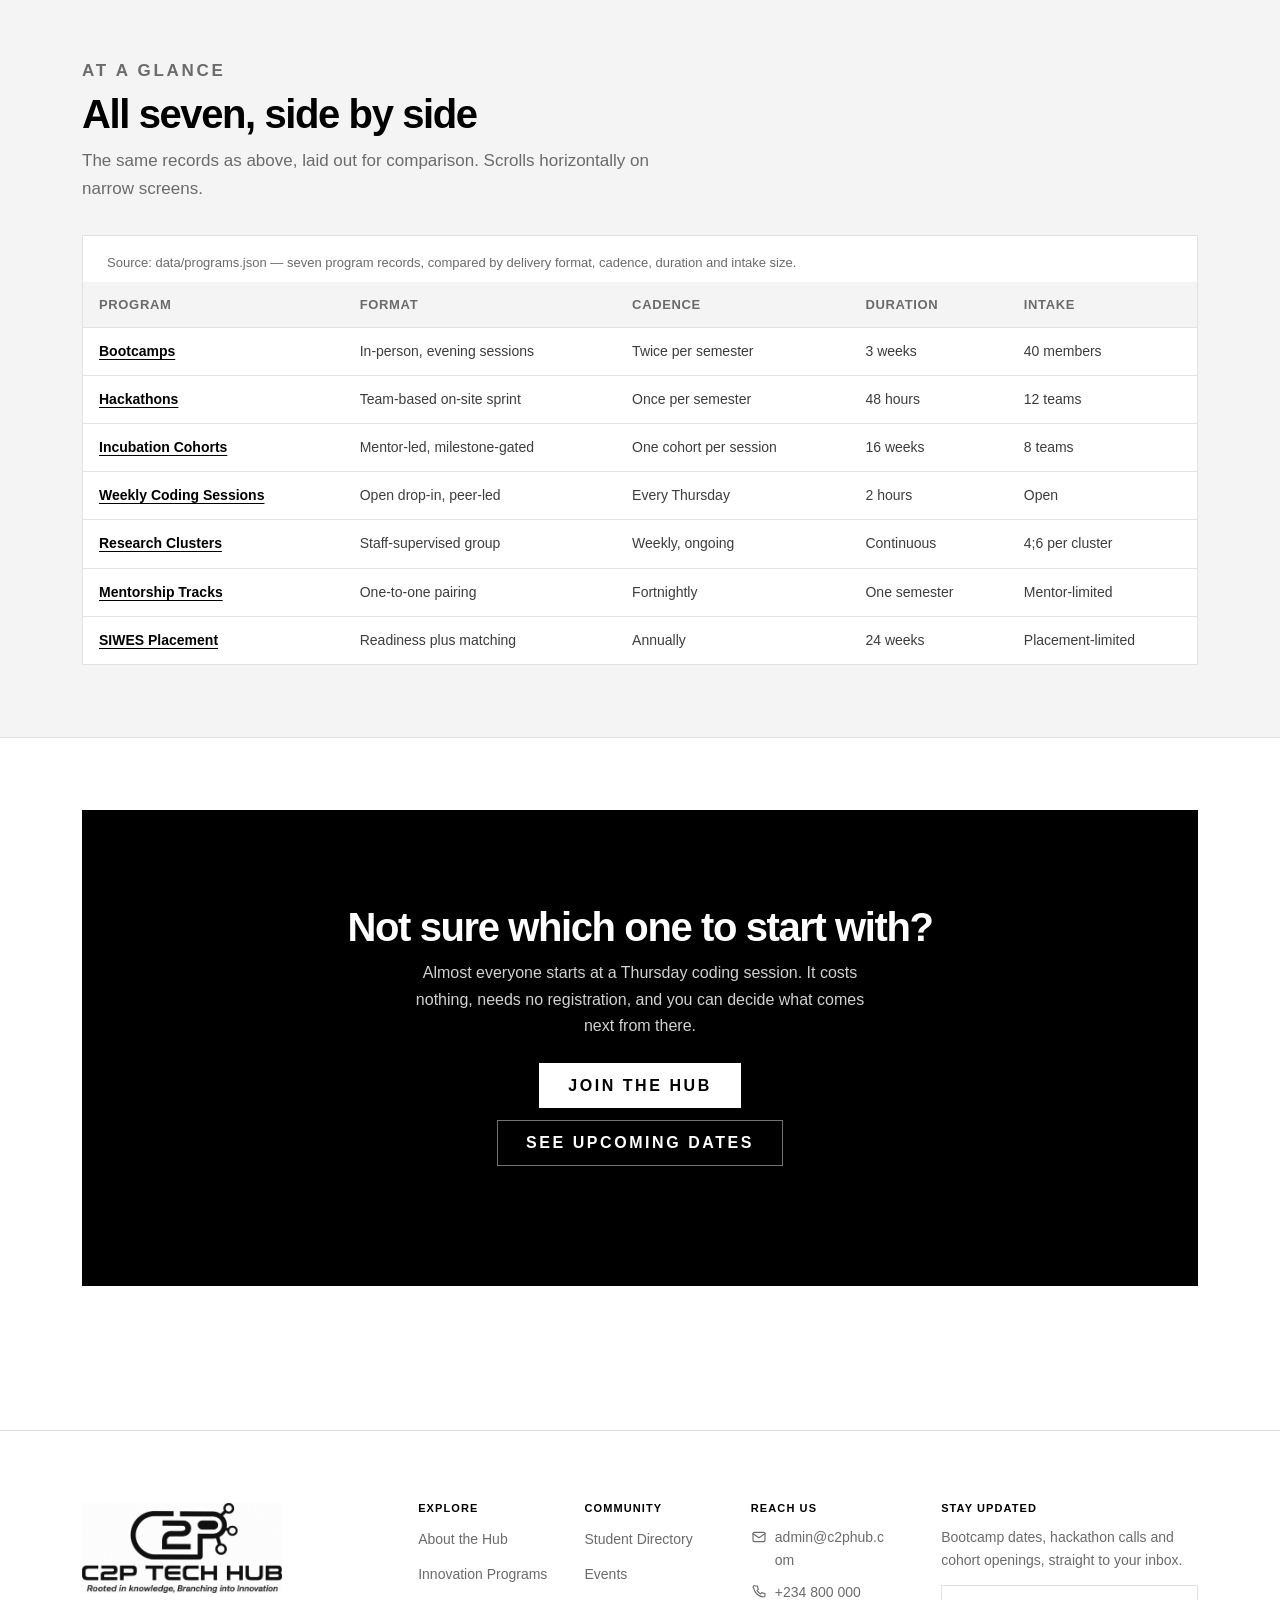
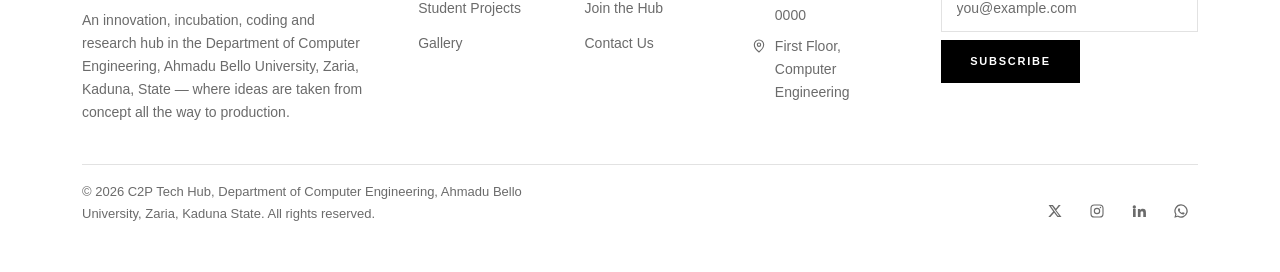
<file: programs.html>
<!DOCTYPE html>
<html lang="en">
<head>
  <meta charset="utf-8">
  <meta name="viewport" content="width=device-width, initial-scale=1">
  <title>Innovation Programs | C2P Tech Hub &mdash; Concept to Production</title>
  <meta name="description" content="The seven innovation programs run by C2P Tech Hub: bootcamps, hackathons, incubation cohorts, weekly coding sessions, research clusters, mentorship tracks and SIWES placement support.">
  <meta name="author" content="C2P Tech Hub, Department of Computer Engineering, Ahmadu Bello University, Zaria, Kaduna State">
  <meta name="theme-color" content="#111111">
  <link rel="icon" href="assets/images/brand/c2p-mark-mono.png" type="image/png">
  <link rel="stylesheet" href="assets/css/reset.css">
  <link rel="stylesheet" href="assets/css/tokens.css">
  <link rel="stylesheet" href="assets/css/main.css">
  <link rel="stylesheet" href="assets/css/responsive.css">

  <!-- Declarative ld+json data island, not executable code. -->
  <script type="application/ld+json">
  {
    "@context": "https://schema.org",
    "@type": "ItemList",
    "name": "C2P Tech Hub Innovation Programs",
    "description": "The seven programs run by the C2P Tech Hub, covering every stage from first concept to production.",
    "url": "https://c2phub.com/programs.html",
    "numberOfItems": 7,
    "itemListOrder": "https://schema.org/ItemListUnordered",
    "itemListElement": [
      {
        "@type": "ListItem",
        "position": 1,
        "item": {
          "@type": "Course",
          "name": "Bootcamps",
          "description": "Short, intensive skills sprints that take a member from nothing to working code in one stack, closed by defending a small working project.",
          "url": "https://c2phub.com/programs.html#prog-bootcamps",
          "provider": { "@type": "EducationalOrganization", "name": "C2P Tech Hub" }
        }
      },
      {
        "@type": "ListItem",
        "position": 2,
        "item": {
          "@type": "Course",
          "name": "Hackathons",
          "description": "Forty-eight hour build sprints against a problem brief, judged by departmental staff and visiting industry engineers.",
          "url": "https://c2phub.com/programs.html#prog-hackathons",
          "provider": { "@type": "EducationalOrganization", "name": "C2P Tech Hub" }
        }
      },
      {
        "@type": "ListItem",
        "position": 3,
        "item": {
          "@type": "Course",
          "name": "Incubation Cohorts",
          "description": "A semester of bench space, technical mentorship and fortnightly milestone reviews for teams with a validated idea.",
          "url": "https://c2phub.com/programs.html#prog-incubation",
          "provider": { "@type": "EducationalOrganization", "name": "C2P Tech Hub" }
        }
      },
      {
        "@type": "ListItem",
        "position": 4,
        "item": {
          "@type": "Course",
          "name": "Weekly Coding Sessions",
          "description": "An open, peer-led drop-in evening running every Thursday during semester, with no registration and no prerequisite.",
          "url": "https://c2phub.com/programs.html#prog-coding-sessions",
          "provider": { "@type": "EducationalOrganization", "name": "C2P Tech Hub" }
        }
      },
      {
        "@type": "ListItem",
        "position": 5,
        "item": {
          "@type": "Course",
          "name": "Research Clusters",
          "description": "Standing groups working with academic staff on defined research questions in computer vision, embedded systems and networks.",
          "url": "https://c2phub.com/programs.html#prog-research",
          "provider": { "@type": "EducationalOrganization", "name": "C2P Tech Hub" }
        }
      },
      {
        "@type": "ListItem",
        "position": 6,
        "item": {
          "@type": "Course",
          "name": "Mentorship Tracks",
          "description": "Junior members paired one-to-one with senior students and working alumni, matched by focus area and reviewed at mid-semester.",
          "url": "https://c2phub.com/programs.html#prog-mentorship",
          "provider": { "@type": "EducationalOrganization", "name": "C2P Tech Hub" }
        }
      },
      {
        "@type": "ListItem",
        "position": 7,
        "item": {
          "@type": "Course",
          "name": "SIWES Placement",
          "description": "Technical readiness sessions, portfolio support and partner firm introductions ahead of the industrial placement window.",
          "url": "https://c2phub.com/programs.html#prog-siwes",
          "provider": { "@type": "EducationalOrganization", "name": "C2P Tech Hub" }
        }
      }
    ]
  }
  </script>
</head>

<body>
  <a class="skip-link" href="#main">Skip to main content</a>

  <!-- Shared header / navigation -->
  <header class="site-header">
    <div class="container header-inner">

      <a class="brand" href="index.html">
        <img class="brand-mark" src="assets/images/brand/c2p-mark-mono.png"
             alt="C2P Tech Hub logo mark" width="320" height="169">
        <span class="brand-text">
          <span class="brand-name">C2P Tech Hub</span>
          <span class="brand-tagline">Concept to Production</span>
        </span>
      </a>

      <input class="nav-toggle" type="checkbox" id="nav-toggle">
      <label class="nav-toggle-label" for="nav-toggle">
        <svg class="icon icon-open" viewBox="0 0 24 24" aria-hidden="true" focusable="false">
          <path d="M4 7h16M4 12h16M4 17h16"/>
        </svg>
        <svg class="icon icon-close" viewBox="0 0 24 24" aria-hidden="true" focusable="false">
          <path d="M6 6l12 12M18 6L6 18"/>
        </svg>
        <span class="sr-only">Show or hide the main menu</span>
      </label>

      <nav class="site-nav" aria-label="Primary">
        <ul class="nav-list">
          <li><a class="nav-link" href="index.html">Home</a></li>
          <li><a class="nav-link" href="about.html">About</a></li>
          <li><a class="nav-link" href="programs.html" aria-current="page">Programs</a></li>
          <li><a class="nav-link" href="projects.html">Projects</a></li>
          <li><a class="nav-link" href="directory.html">Directory</a></li>
          <li><a class="nav-link" href="gallery.html">Gallery</a></li>
          <li><a class="nav-link" href="events.html">Events</a></li>
          <li><a class="nav-link" href="join.html">Join</a></li>
          <li><a class="nav-link" href="contact.html">Contact</a></li>
        </ul>
      </nav>

      <a class="btn btn-primary header-cta" href="join.html">
        Join the Hub
        <svg class="icon icon--sm" viewBox="0 0 24 24" aria-hidden="true" focusable="false">
          <path d="M5 12h14M13 6l6 6-6 6"/>
        </svg>
      </a>

    </div>
  </header>

  <main id="main">

    <!-- Page banner -->
    <section class="page-banner" aria-labelledby="page-title">
      <div class="container">
        <nav class="breadcrumb" aria-label="Breadcrumb">
          <ol>
            <li><a href="index.html">Home</a></li>
            <li aria-current="page">Programs</li>
          </ol>
        </nav>
        <h1 id="page-title">Innovation Programs</h1>
        <p>
          Seven programs covering every stage of the arc, from a first Thursday
          evening to an industrial placement. Each one feeds the next.
        </p>
      </div>
    </section>

    <!-- Mirrors data/programs.json; edit the JSON first. -->

    <section class="section" aria-labelledby="programs-title">
      <div class="container">

        <h2 id="programs-title" class="sr-only">The seven programs</h2>

        <!-- <p class="data-note">
          <svg class="icon icon--sm" viewBox="0 0 24 24" aria-hidden="true" focusable="false">
            <ellipse cx="12" cy="6" rx="8" ry="3"/>
            <path d="M4 6v6c0 1.7 3.6 3 8 3s8-1.3 8-3V6"/>
            <path d="M4 12v6c0 1.7 3.6 3 8 3s8-1.3 8-3v-6"/>
          </svg>
          <span>
            <strong>Content model:</strong> every field on this page comes from
            <code>data/programs.json</code>, which defines the canonical schema for a
            program record. Because the brief prohibits JavaScript, that file cannot be
            fetched and rendered in the browser, so the records are mirrored here as
            static HTML.
          </span>
        </p> -->

        <div class="grid grid--2 mt-6">

          <!-- 1. Bootcamps -->
          <article class="card" id="prog-bootcamps">
            <div class="card__head">
              <span class="icon-plate" aria-hidden="true">
                <svg class="icon" viewBox="0 0 24 24" focusable="false">
                  <path d="M13.5 2.5L5 13.5h6L10.5 21.5 19 10.5h-6z"/>
                </svg>
              </span>
              <span class="tag tag--quiet">Stage: Build</span>
            </div>
            <h3>Bootcamps</h3>
            <p><strong>Short, intensive skills sprints.</strong></p>
            <p>
              Focused sprints that take a member from nothing to working code in one
              stack &mdash; embedded C, Python for data work, or web fundamentals.
              Each is taught by a senior member or staff mentor and runs in the
              evenings so it does not collide with lectures. Participants close the
              bootcamp by building and defending a small working project rather than
              sitting a written test.
            </p>
            <dl class="spec-list">
              <div><dt>Format</dt><dd>In-person, evening sessions</dd></div>
              <div><dt>Cadence</dt><dd>Twice per semester</dd></div>
              <div><dt>Duration</dt><dd>3 weeks</dd></div>
              <div><dt>Intake</dt><dd>40 members per bootcamp</dd></div>
              <div><dt>Entry</dt><dd>Open to all levels; no prior experience assumed for introductory tracks</dd></div>
            </dl>
            <p class="outcome-list__label">You leave with</p>
            <ul class="outcome-list">
              <li><svg class="icon icon--sm" viewBox="0 0 24 24" aria-hidden="true" focusable="false"><path d="M20 6L9 17l-5-5"/></svg><span>A working project built and defended in front of peers</span></li>
              <li><svg class="icon icon--sm" viewBox="0 0 24 24" aria-hidden="true" focusable="false"><path d="M20 6L9 17l-5-5"/></svg><span>Working fluency in one stack</span></li>
              <li><svg class="icon icon--sm" viewBox="0 0 24 24" aria-hidden="true" focusable="false"><path d="M20 6L9 17l-5-5"/></svg><span>A place on the shortlist for the next incubation cohort</span></li>
            </ul>
          </article>

          <!-- 2. Hackathons -->
          <article class="card" id="prog-hackathons">
            <div class="card__head">
              <span class="icon-plate" aria-hidden="true">
                <svg class="icon" viewBox="0 0 24 24" focusable="false">
                  <path d="M7 4h10v5a5 5 0 0 1-10 0V4z"/>
                  <path d="M7 6H4.5a2.5 2.5 0 0 0 2.5 4M17 6h2.5a2.5 2.5 0 0 1-2.5 4"/>
                  <path d="M12 14v3M8.5 21h7l-.7-3h-5.6z"/>
                </svg>
              </span>
              <span class="tag tag--quiet">Stage: Build</span>
            </div>
            <h3>Hackathons</h3>
            <p><strong>Build something real against the clock.</strong></p>
            <p>
              Time-boxed build sprints run against a problem brief drawn from campus
              life or the surrounding community. Teams of three to five have 48 hours
              to move from a blank repository to a prototype they can demonstrate.
              Work is judged by a mixed panel of departmental staff and visiting
              industry engineers, and the strongest teams are fast-tracked into
              incubation.
            </p>
            <dl class="spec-list">
              <div><dt>Format</dt><dd>Team-based, 48-hour on-site sprint</dd></div>
              <div><dt>Cadence</dt><dd>Once per semester</dd></div>
              <div><dt>Duration</dt><dd>48 hours</dd></div>
              <div><dt>Intake</dt><dd>12 teams (60 members)</dd></div>
              <div><dt>Entry</dt><dd>Teams of 3;5, with at least one member who can ship the demo</dd></div>
            </dl>
            <p class="outcome-list__label">You leave with</p>
            <ul class="outcome-list">
              <li><svg class="icon icon--sm" viewBox="0 0 24 24" aria-hidden="true" focusable="false"><path d="M20 6L9 17l-5-5"/></svg><span>A demonstrable prototype and a public pitch</span></li>
              <li><svg class="icon icon--sm" viewBox="0 0 24 24" aria-hidden="true" focusable="false"><path d="M20 6L9 17l-5-5"/></svg><span>Feedback from an industry judging panel</span></li>
              <li><svg class="icon icon--sm" viewBox="0 0 24 24" aria-hidden="true" focusable="false"><path d="M20 6L9 17l-5-5"/></svg><span>Fast-track consideration for an incubation place</span></li>
            </ul>
          </article>

          <!-- 3. Incubation Cohorts -->
          <article class="card card--featured" id="prog-incubation">
            <div class="card__head">
              <span class="icon-plate icon-plate--solid" aria-hidden="true">
                <svg class="icon" viewBox="0 0 24 24" focusable="false">
                  <path d="M13.5 3.5c3.4 0 7 3.6 7 7 0 4.5-5.2 8-8 9.5l-2-2c1.5-2.8 5-8 9.5-8"/>
                  <circle cx="14.5" cy="9.5" r="1.8"/>
                  <path d="M6.5 14.5L4 17l3 3 2.5-2.5"/>
                </svg>
              </span>
              <span class="tag tag--solid">Stage: Incubate</span>
            </div>
            <h3>Incubation Cohorts</h3>
            <p><strong>Structure for an idea that already works.</strong></p>
            <p>
              For teams that have validated an idea and now need structure to take it
              further. Across a full semester each team is given bench space in the
              hub, a technical mentor, and fortnightly milestone reviews that they
              must pass to stay in the cohort. Teams leave with a working prototype,
              documentation, and a defensible plan for what comes after the cohort.
            </p>
            <dl class="spec-list">
              <div><dt>Format</dt><dd>Semester-long, mentor-led, milestone-gated</dd></div>
              <div><dt>Cadence</dt><dd>One cohort per academic session</dd></div>
              <div><dt>Duration</dt><dd>16 weeks</dd></div>
              <div><dt>Intake</dt><dd>8 teams per cohort</dd></div>
              <div><dt>Entry</dt><dd>A validated concept, a committed team, and a completed hub project or hackathon entry</dd></div>
            </dl>
            <p class="outcome-list__label">You leave with</p>
            <ul class="outcome-list">
              <li><svg class="icon icon--sm" viewBox="0 0 24 24" aria-hidden="true" focusable="false"><path d="M20 6L9 17l-5-5"/></svg><span>A working prototype and technical documentation</span></li>
              <li><svg class="icon icon--sm" viewBox="0 0 24 24" aria-hidden="true" focusable="false"><path d="M20 6L9 17l-5-5"/></svg><span>A milestone record and a post-cohort roadmap</span></li>
              <li><svg class="icon icon--sm" viewBox="0 0 24 24" aria-hidden="true" focusable="false"><path d="M20 6L9 17l-5-5"/></svg><span>A Demo Day slot in front of staff and industry guests</span></li>
            </ul>
          </article>

          <!-- 4. Weekly Coding Sessions -->
          <article class="card" id="prog-coding-sessions">
            <div class="card__head">
              <span class="icon-plate" aria-hidden="true">
                <svg class="icon" viewBox="0 0 24 24" focusable="false">
                  <rect x="3" y="4" width="18" height="16" rx="2"/>
                  <path d="M7.5 9.5l2.5 2.5-2.5 2.5M13 15h4"/>
                </svg>
              </span>
              <span class="tag tag--quiet">Stage: Concept</span>
            </div>
            <h3>Weekly Coding Sessions</h3>
            <p><strong>The hub&rsquo;s regular heartbeat.</strong></p>
            <p>
              An open, drop-in evening that runs every week the university is in
              session. Members work through problem sets, pair on side projects, and
              get unblocked by whoever in the room has already solved that problem.
              There is no registration and no prerequisite beyond turning up &mdash;
              this is the easiest first contact a new member has with the hub.
            </p>
            <dl class="spec-list">
              <div><dt>Format</dt><dd>Open drop-in, peer-led</dd></div>
              <div><dt>Cadence</dt><dd>Every Thursday during semester</dd></div>
              <div><dt>Duration</dt><dd>2 hours per session</dd></div>
              <div><dt>Intake</dt><dd>Open &mdash; no cap</dd></div>
              <div><dt>Entry</dt><dd>None. Bring a laptop if you have one; machines are shared if you do not</dd></div>
            </dl>
            <p class="outcome-list__label">You leave with</p>
            <ul class="outcome-list">
              <li><svg class="icon icon--sm" viewBox="0 0 24 24" aria-hidden="true" focusable="false"><path d="M20 6L9 17l-5-5"/></svg><span>Consistent practice and a habit of shipping</span></li>
              <li><svg class="icon icon--sm" viewBox="0 0 24 24" aria-hidden="true" focusable="false"><path d="M20 6L9 17l-5-5"/></svg><span>Direct access to senior members and mentors</span></li>
              <li><svg class="icon icon--sm" viewBox="0 0 24 24" aria-hidden="true" focusable="false"><path d="M20 6L9 17l-5-5"/></svg><span>The usual route into bootcamps and project teams</span></li>
            </ul>
          </article>

          <!-- 5. Research Clusters -->
          <article class="card" id="prog-research">
            <div class="card__head">
              <span class="icon-plate" aria-hidden="true">
                <svg class="icon" viewBox="0 0 24 24" focusable="false">
                  <path d="M9 3h3v7H9zM7.5 10h6M6 21h14"/>
                  <path d="M10.5 13a5.5 5.5 0 0 0 5.5 5.5"/>
                  <path d="M13.5 5.5A6.5 6.5 0 0 1 18 18"/>
                </svg>
              </span>
              <span class="tag tag--quiet">Stage: Production</span>
            </div>
            <h3>Research Clusters</h3>
            <p><strong>Standing groups on an open question.</strong></p>
            <p>
              Small standing groups that work alongside departmental academic staff on
              a defined research question, currently spanning computer vision,
              embedded systems, and networks. A cluster meets weekly, maintains a
              shared reading list, and is expected to produce something citable.
              Output is aimed at conference papers, strong final-year projects, and
              national competition entries.
            </p>
            <dl class="spec-list">
              <div><dt>Format</dt><dd>Staff-supervised research group</dd></div>
              <div><dt>Cadence</dt><dd>Weekly, ongoing across the session</dd></div>
              <div><dt>Duration</dt><dd>Continuous membership</dd></div>
              <div><dt>Intake</dt><dd>4;6 members per cluster</dd></div>
              <div><dt>Entry</dt><dd>300 level and above, with a demonstrated interest in the cluster&rsquo;s area</dd></div>
            </dl>
            <p class="outcome-list__label">You leave with</p>
            <ul class="outcome-list">
              <li><svg class="icon icon--sm" viewBox="0 0 24 24" aria-hidden="true" focusable="false"><path d="M20 6L9 17l-5-5"/></svg><span>A conference paper or publishable technical report</span></li>
              <li><svg class="icon icon--sm" viewBox="0 0 24 24" aria-hidden="true" focusable="false"><path d="M20 6L9 17l-5-5"/></svg><span>A supervised final-year project topic</span></li>
              <li><svg class="icon icon--sm" viewBox="0 0 24 24" aria-hidden="true" focusable="false"><path d="M20 6L9 17l-5-5"/></svg><span>Competition-ready research work</span></li>
            </ul>
          </article>

          <!-- 6. Mentorship Tracks -->
          <article class="card" id="prog-mentorship">
            <div class="card__head">
              <span class="icon-plate" aria-hidden="true">
                <svg class="icon" viewBox="0 0 24 24" focusable="false">
                  <circle cx="9" cy="8" r="3.2"/>
                  <path d="M2.8 20a6.2 6.2 0 0 1 12.4 0"/>
                  <path d="M16.5 5.2a3.2 3.2 0 0 1 0 5.9M17.6 14.4A6.2 6.2 0 0 1 21.2 20"/>
                </svg>
              </span>
              <span class="tag tag--quiet">Stage: All</span>
            </div>
            <h3>Mentorship Tracks</h3>
            <p><strong>Paired guidance, not ad-hoc advice.</strong></p>
            <p>
              Junior members are paired with senior students and with alumni now
              working in industry. Each pairing sets its own goals at the start of the
              semester, meets at least fortnightly, and is formally reviewed at the
              halfway point so that a pairing which is not working can be changed
              rather than quietly abandoned. Mentors are briefed and matched by focus
              area, not assigned at random.
            </p>
            <dl class="spec-list">
              <div><dt>Format</dt><dd>One-to-one pairing, reviewed at mid-semester</dd></div>
              <div><dt>Cadence</dt><dd>Fortnightly meetings</dd></div>
              <div><dt>Duration</dt><dd>One semester per pairing</dd></div>
              <div><dt>Intake</dt><dd>Matched to available mentors each semester</dd></div>
              <div><dt>Entry</dt><dd>Active hub membership and a stated focus area to be matched on</dd></div>
            </dl>
            <p class="outcome-list__label">You leave with</p>
            <ul class="outcome-list">
              <li><svg class="icon icon--sm" viewBox="0 0 24 24" aria-hidden="true" focusable="false"><path d="M20 6L9 17l-5-5"/></svg><span>A semester of structured, goal-based guidance</span></li>
              <li><svg class="icon icon--sm" viewBox="0 0 24 24" aria-hidden="true" focusable="false"><path d="M20 6L9 17l-5-5"/></svg><span>An industry or senior-student contact beyond the hub</span></li>
              <li><svg class="icon icon--sm" viewBox="0 0 24 24" aria-hidden="true" focusable="false"><path d="M20 6L9 17l-5-5"/></svg><span>A reviewed record of progress against agreed goals</span></li>
            </ul>
          </article>

          <!-- 7. SIWES Placement -->
          <article class="card" id="prog-siwes">
            <div class="card__head">
              <span class="icon-plate" aria-hidden="true">
                <svg class="icon" viewBox="0 0 24 24" focusable="false">
                  <rect x="3" y="7" width="18" height="13" rx="2"/>
                  <path d="M8.5 7V5.5A1.5 1.5 0 0 1 10 4h4a1.5 1.5 0 0 1 1.5 1.5V7M3 12h18"/>
                </svg>
              </span>
              <span class="tag tag--quiet">Stage: Production</span>
            </div>
            <h3>SIWES Placement</h3>
            <p><strong>Support through the industrial placement.</strong></p>
            <p>
              Practical support for the mandatory Students&rsquo; Industrial Work
              Experience Scheme. The hub runs technical readiness sessions before
              placement season, helps members assemble a portfolio that shows real
              work rather than coursework, and connects them to partner firms who have
              taken hub members before. Members are also debriefed on return so the
              next intake gets better guidance.
            </p>
            <dl class="spec-list">
              <div><dt>Format</dt><dd>Readiness sessions plus placement matching</dd></div>
              <div><dt>Cadence</dt><dd>Annually, ahead of the SIWES window</dd></div>
              <div><dt>Duration</dt><dd>24-week placement</dd></div>
              <div><dt>Intake</dt><dd>Matched to available partner placements</dd></div>
              <div><dt>Entry</dt><dd>Students entering their SIWES year, with at least one completed hub project</dd></div>
            </dl>
            <p class="outcome-list__label">You leave with</p>
            <ul class="outcome-list">
              <li><svg class="icon icon--sm" viewBox="0 0 24 24" aria-hidden="true" focusable="false"><path d="M20 6L9 17l-5-5"/></svg><span>A portfolio built on real, demonstrable project work</span></li>
              <li><svg class="icon icon--sm" viewBox="0 0 24 24" aria-hidden="true" focusable="false"><path d="M20 6L9 17l-5-5"/></svg><span>An introduction to a partner firm</span></li>
              <li><svg class="icon icon--sm" viewBox="0 0 24 24" aria-hidden="true" focusable="false"><path d="M20 6L9 17l-5-5"/></svg><span>A technical readiness review before the placement starts</span></li>
            </ul>
          </article>

        </div>

      </div>
    </section>

    <!-- Comparison table -->
    <section class="section section--sunken" aria-labelledby="compare-title">
      <div class="container">

        <div class="section-head section-head--left">
          <p class="eyebrow">At a glance</p>
          <h2 id="compare-title">All seven, side by side</h2>
          <p>The same records as above, laid out for comparison. Scrolls horizontally on narrow screens.</p>
        </div>

        <div class="table-wrap">
          <table class="data-table">
            <caption>Source: data/programs.json &mdash; seven program records, compared by delivery format, cadence, duration and intake size.</caption>
            <thead>
              <tr>
                <th scope="col">Program</th>
                <th scope="col">Format</th>
                <th scope="col">Cadence</th>
                <th scope="col">Duration</th>
                <th scope="col">Intake</th>
              </tr>
            </thead>
            <tbody>
              <tr>
                <th scope="row"><a class="text-link" href="#prog-bootcamps">Bootcamps</a></th>
                <td>In-person, evening sessions</td>
                <td>Twice per semester</td>
                <td>3 weeks</td>
                <td>40 members</td>
              </tr>
              <tr>
                <th scope="row"><a class="text-link" href="#prog-hackathons">Hackathons</a></th>
                <td>Team-based on-site sprint</td>
                <td>Once per semester</td>
                <td>48 hours</td>
                <td>12 teams</td>
              </tr>
              <tr>
                <th scope="row"><a class="text-link" href="#prog-incubation">Incubation Cohorts</a></th>
                <td>Mentor-led, milestone-gated</td>
                <td>One cohort per session</td>
                <td>16 weeks</td>
                <td>8 teams</td>
              </tr>
              <tr>
                <th scope="row"><a class="text-link" href="#prog-coding-sessions">Weekly Coding Sessions</a></th>
                <td>Open drop-in, peer-led</td>
                <td>Every Thursday</td>
                <td>2 hours</td>
                <td>Open</td>
              </tr>
              <tr>
                <th scope="row"><a class="text-link" href="#prog-research">Research Clusters</a></th>
                <td>Staff-supervised group</td>
                <td>Weekly, ongoing</td>
                <td>Continuous</td>
                <td>4;6 per cluster</td>
              </tr>
              <tr>
                <th scope="row"><a class="text-link" href="#prog-mentorship">Mentorship Tracks</a></th>
                <td>One-to-one pairing</td>
                <td>Fortnightly</td>
                <td>One semester</td>
                <td>Mentor-limited</td>
              </tr>
              <tr>
                <th scope="row"><a class="text-link" href="#prog-siwes">SIWES Placement</a></th>
                <td>Readiness plus matching</td>
                <td>Annually</td>
                <td>24 weeks</td>
                <td>Placement-limited</td>
              </tr>
            </tbody>
          </table>
        </div>

      </div>
    </section>

    <!-- Cta band -->
    <section class="section" aria-labelledby="cta-title">
      <div class="container">
        <div class="cta-band">
          <h2 id="cta-title">Not sure which one to start with?</h2>
          <p>
            Almost everyone starts at a Thursday coding session. It costs nothing,
            needs no registration, and you can decide what comes next from there.
          </p>
          <p class="cluster">
            <a class="btn btn-inverse btn--lg" href="join.html">Join the Hub</a>
            <a class="btn btn-outline-inverse btn--lg" href="events.html">See upcoming dates</a>
          </p>
        </div>
      </div>
    </section>

  </main>

  <!-- Shared footer -->
  <footer class="site-footer">
    <div class="container">

      <div class="footer-top">

        <div class="footer-brand">
          <a href="index.html">
            <img class="footer-logo" src="assets/images/brand/c2p-logo-mono.png"
                 alt="C2P Tech Hub &mdash; Rooted in knowledge, Branching into Innovation"
                 width="900" height="405">
          </a>
          <p>
            An innovation, incubation, coding and research hub in the Department
            of Computer Engineering, Ahmadu Bello University, Zaria, Kaduna, State &mdash; where
            ideas are taken from concept all the way to production.
          </p>
        </div>

        <div class="footer-nav-groups">

          <div class="footer-group">
            <h2>Explore</h2>
            <ul>
              <li><a href="about.html">About the Hub</a></li>
              <li><a href="programs.html">Innovation Programs</a></li>
              <li><a href="projects.html">Student Projects</a></li>
              <li><a href="gallery.html">Gallery</a></li>
            </ul>
          </div>

          <div class="footer-group">
            <h2>Community</h2>
            <ul>
              <li><a href="directory.html">Student Directory</a></li>
              <li><a href="events.html">Events</a></li>
              <li><a href="join.html">Join the Hub</a></li>
              <li><a href="contact.html">Contact Us</a></li>
            </ul>
          </div>

          <div class="footer-group">
            <h2>Reach Us</h2>
            <ul>
              <li>
                <a href="mailto:admin@c2phub.com">
                  <svg class="icon icon--sm" viewBox="0 0 24 24" aria-hidden="true" focusable="false">
                    <rect x="3" y="5" width="18" height="14" rx="2"/>
                    <path d="M3 7l9 6 9-6"/>
                  </svg>
                  admin@c2phub.com
                </a>
              </li>
              <li>
                <a href="tel:+2348000000000">
                  <svg class="icon icon--sm" viewBox="0 0 24 24" aria-hidden="true" focusable="false">
                    <path d="M6.5 3h3l1.5 5-2 1.5a12 12 0 0 0 5.5 5.5L16 13l5 1.5v3a2 2 0 0 1-2.2 2A16.5 16.5 0 0 1 4 6.2 2 2 0 0 1 6.5 3z"/>
                  </svg>
                  +234 800 000 0000
                </a>
              </li>
              <li>
                <a href="contact.html">
                  <svg class="icon icon--sm" viewBox="0 0 24 24" aria-hidden="true" focusable="false">
                    <path d="M12 21s7-5.6 7-11a7 7 0 1 0-14 0c0 5.4 7 11 7 11z"/>
                    <circle cx="12" cy="10" r="2.5"/>
                  </svg>
                  First Floor, Computer Engineering
                </a>
              </li>
            </ul>
          </div>

        </div>

        <div class="footer-subscribe">
          <h2>Stay Updated</h2>
          <p>Bootcamp dates, hackathon calls and cohort openings, straight to your inbox.</p>
          <form class="inline-form" action="mailto:admin@c2phub.com" method="post"
                enctype="text/plain" aria-label="Subscribe to C2P Tech Hub updates">
            <label class="sr-only" for="footer-email">Your email address</label>
            <input class="input" type="email" id="footer-email" name="subscriber_email"
                   placeholder="you@example.com" required>
            <button class="btn btn-primary" type="submit">Subscribe</button>
          </form>
        </div>

      </div>

      <div class="footer-bottom">
        <p>&copy; 2026 C2P Tech Hub, Department of Computer Engineering, Ahmadu Bello University, Zaria, Kaduna State. All rights reserved.</p>

        <ul class="social-list">
          <li>
            <a href="https://x.com/c2ptechhub" title="C2P Tech Hub on X">
              <span class="sr-only">C2P Tech Hub on X (placeholder handle)</span>
              <svg class="icon icon--sm icon--filled" viewBox="0 0 24 24" aria-hidden="true" focusable="false">
                <path d="M17.5 3h3.1l-6.8 7.8L21.8 21h-6.2l-4.9-6.3L5.1 21H2l7.3-8.3L2.4 3h6.4l4.4 5.8L17.5 3zm-1.1 16.1h1.7L7.7 4.8H5.9l10.5 14.3z"/>
              </svg>
            </a>
          </li>
          <li>
            <a href="https://instagram.com/c2ptechhub" title="C2P Tech Hub on Instagram">
              <span class="sr-only">C2P Tech Hub on Instagram (placeholder handle)</span>
              <svg class="icon icon--sm" viewBox="0 0 24 24" aria-hidden="true" focusable="false">
                <rect x="3" y="3" width="18" height="18" rx="5"/>
                <circle cx="12" cy="12" r="4"/>
                <circle cx="17.2" cy="6.8" r="1.1" fill="currentColor" stroke="none"/>
              </svg>
            </a>
          </li>
          <li>
            <a href="https://linkedin.com/company/c2p-tech-hub" title="C2P Tech Hub on LinkedIn">
              <span class="sr-only">C2P Tech Hub on LinkedIn (placeholder handle)</span>
              <svg class="icon icon--sm icon--filled" viewBox="0 0 24 24" aria-hidden="true" focusable="false">
                <path d="M4.98 3.5a2.5 2.5 0 1 1 0 5 2.5 2.5 0 0 1 0-5zM3 9h4v12H3V9zm7 0h3.8v1.7h.05c.53-.95 1.83-1.95 3.77-1.95 4.03 0 4.78 2.5 4.78 5.76V21h-4v-5.6c0-1.34-.03-3.06-1.9-3.06-1.9 0-2.2 1.45-2.2 2.96V21h-4V9z"/>
              </svg>
            </a>
          </li>
          <li>
            <a href="https://wa.me/2348000000000" title="C2P Tech Hub on WhatsApp">
              <span class="sr-only">C2P Tech Hub on WhatsApp (placeholder number)</span>
              <svg class="icon icon--sm icon--filled" viewBox="0 0 24 24" aria-hidden="true" focusable="false">
                <path d="M12 2a10 10 0 0 0-8.6 15.05L2 22l5.1-1.33A10 10 0 1 0 12 2zm0 1.9a8.1 8.1 0 1 1-4.13 15.07l-.3-.18-3.02.79.8-2.94-.19-.31A8.1 8.1 0 0 1 12 3.9zm-3.1 4.1c-.16 0-.42.06-.64.3-.22.24-.85.83-.85 2.02s.87 2.34 1 2.5c.12.16 1.7 2.7 4.17 3.68 2.06.81 2.48.65 2.93.61.45-.04 1.45-.59 1.65-1.17.2-.57.2-1.06.14-1.16-.06-.1-.22-.16-.46-.28-.24-.12-1.45-.71-1.67-.79-.22-.08-.39-.12-.55.12-.16.24-.63.79-.77.95-.14.16-.28.18-.52.06-.24-.12-1.03-.38-1.96-1.21-.72-.65-1.21-1.45-1.35-1.69-.14-.24-.02-.37.1-.49.11-.11.24-.28.36-.42.12-.14.16-.24.24-.4.08-.16.04-.3-.02-.42-.06-.12-.54-1.32-.74-1.8-.19-.46-.39-.4-.54-.41h-.46z"/>
              </svg>
            </a>
          </li>
        </ul>
      </div>

    </div>
  </footer>

</body>
</html>
</file>
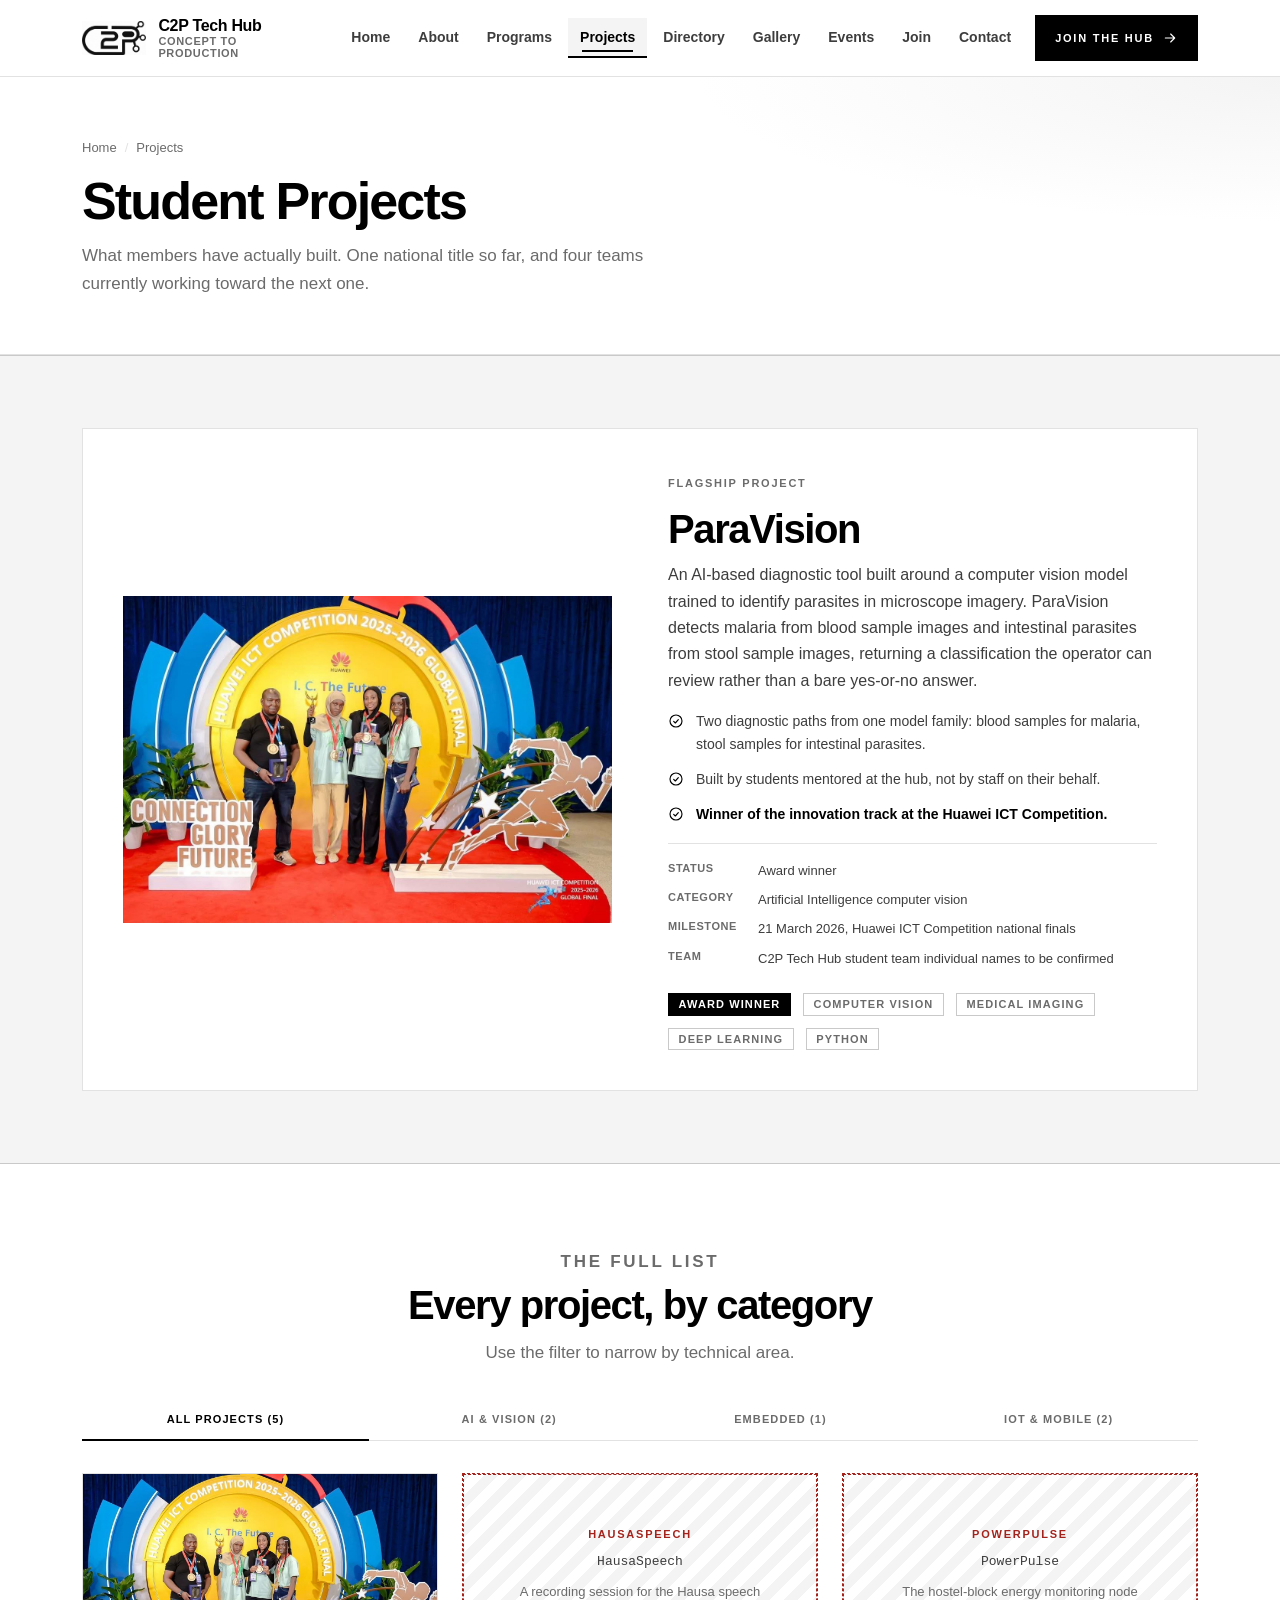
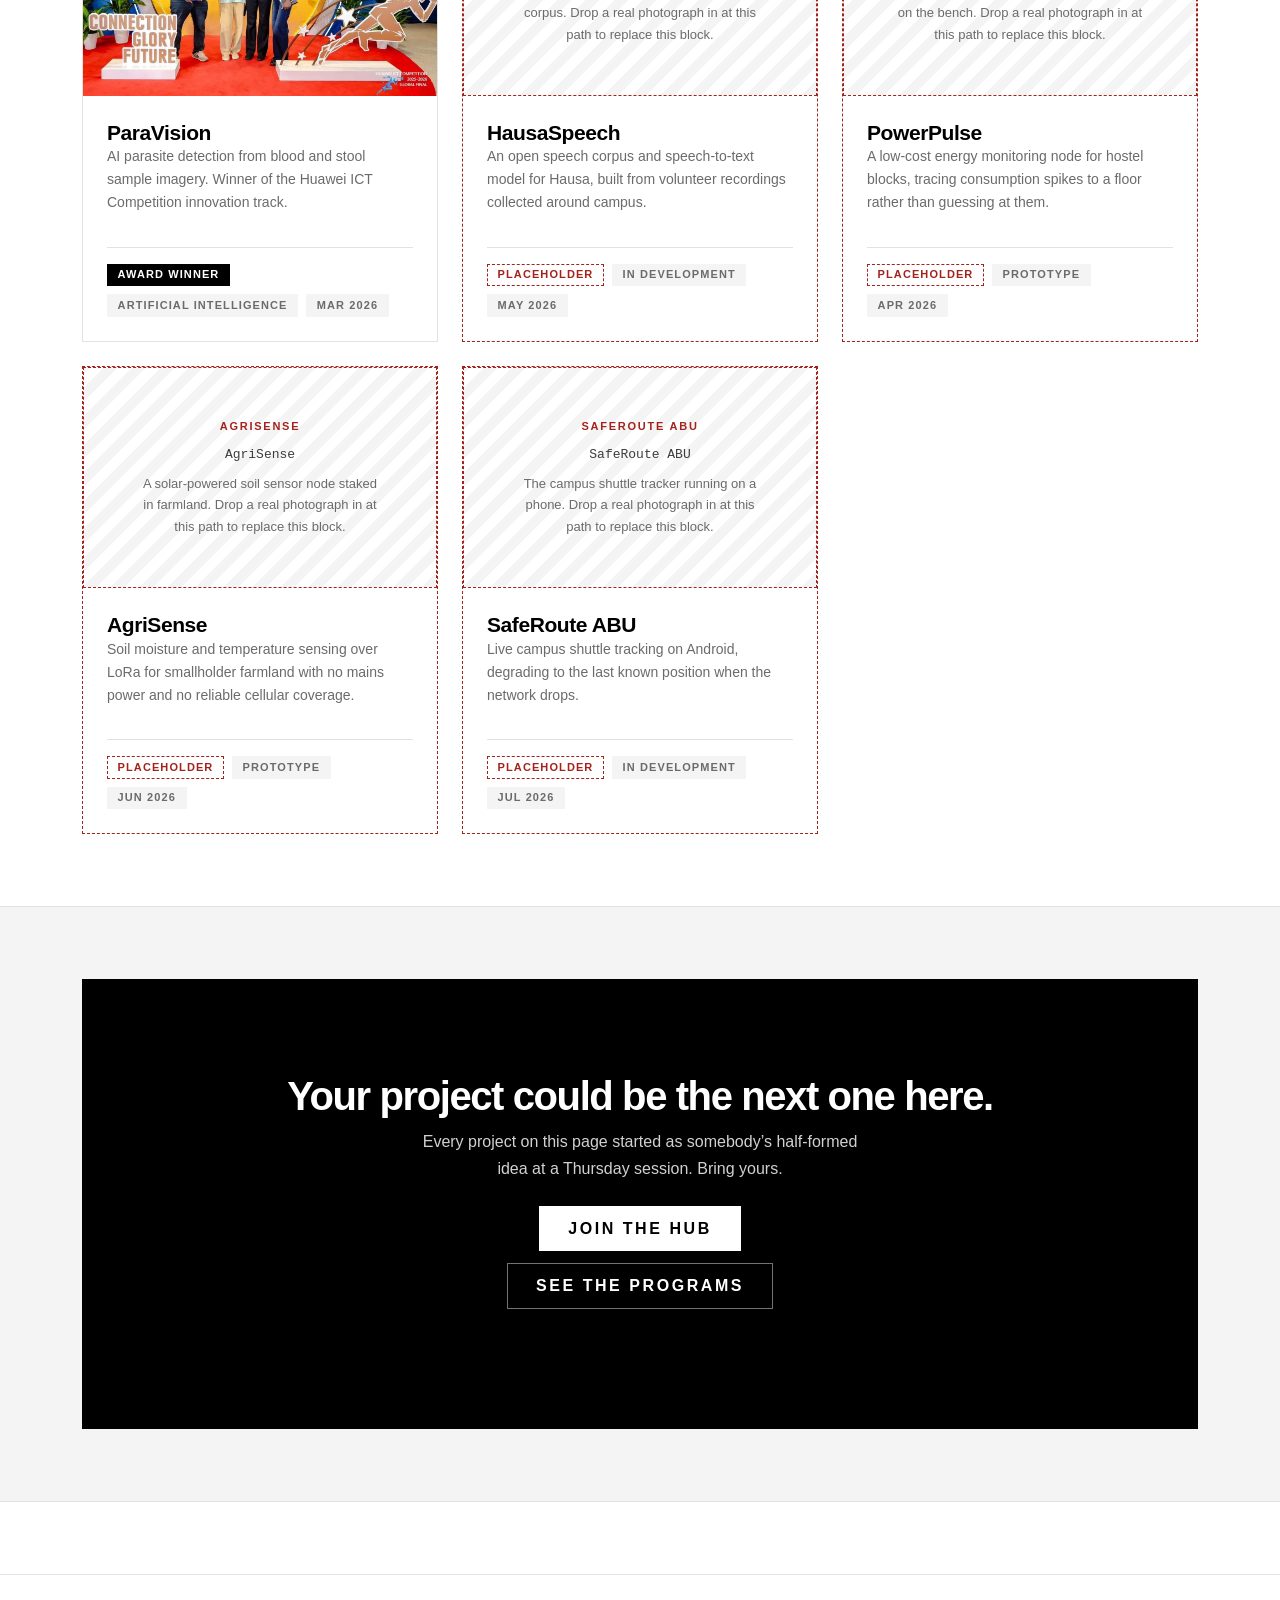
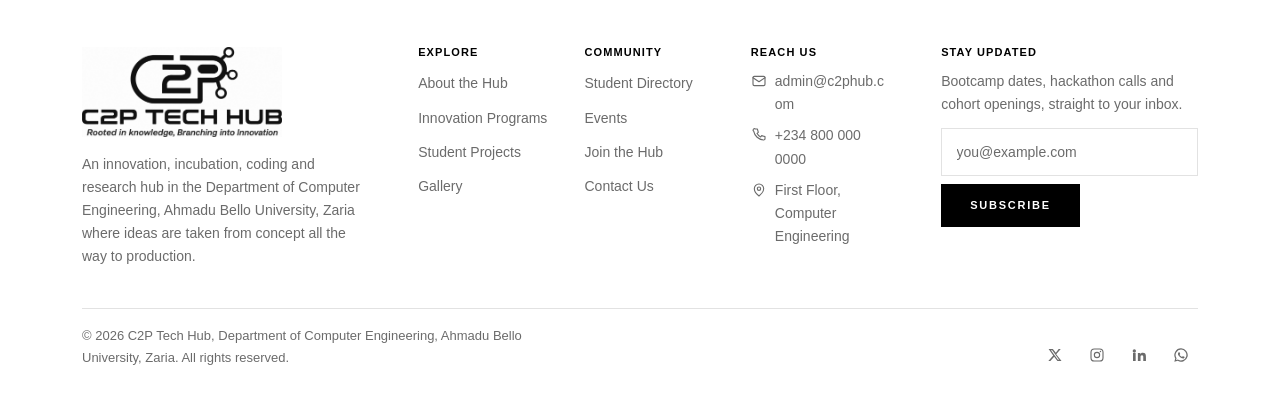
<file: projects.html>
<!DOCTYPE html>
<html lang="en">
<head>
  <meta charset="utf-8">
  <meta name="viewport" content="width=device-width, initial-scale=1">
  <title>Student Projects | C2P Tech Hub  Concept to Production</title>
  <meta name="description" content="Projects built by students at C2P Tech Hub, led by ParaVision, an AI diagnostic tool that won the innovation track of the Huawei ICT Competition.">
  <meta name="author" content="C2P Tech Hub, Department of Computer Engineering, Ahmadu Bello University, Zaria">
  <meta name="theme-color" content="#111111">
  <link rel="icon" href="assets/images/brand/c2p-mark-mono.png" type="image/png">
  <link rel="stylesheet" href="assets/css/reset.css">
  <link rel="stylesheet" href="assets/css/tokens.css">
  <link rel="stylesheet" href="assets/css/main.css">
  <link rel="stylesheet" href="assets/css/responsive.css">

  <!-- Declarative ld+json data island, not executable code. -->
  <script type="application/ld+json">
  [
    {
      "@context": "https://schema.org",
      "@type": "CreativeWork",
      "name": "ParaVision",
      "url": "https://c2phub.com/projects.html#proj-paravision",
      "dateCreated": "2026-03-21",
      "genre": "Artificial Intelligence",
      "description": "An AI-based diagnostic tool using a computer vision model that detects malaria from blood sample images and intestinal parasites from stool sample images. Winner of the innovation track of the Huawei ICT Competition.",
      "image": "https://c2phub.com/assets/images/photos/huawei-ict-global-final.jpg",
      "keywords": ["Computer Vision", "Medical Imaging", "Deep Learning", "Python"],
      "creativeWorkStatus": "Award winner",
      "award": "Winner, Innovation Track, Huawei ICT Competition",
      "creator": { "@type": "Organization", "name": "C2P Tech Hub student team" },
      "producer": { "@type": "EducationalOrganization", "name": "C2P Tech Hub" }
    },
    {
      "@context": "https://schema.org",
      "@type": "CreativeWork",
      "name": "HausaSpeech",
      "url": "https://c2phub.com/projects.html",
      "dateCreated": "2026-05-09",
      "genre": "Artificial Intelligence",
      "description": "Placeholder record. An open speech corpus and speech-to-text model for Hausa, assembled from volunteer recordings collected around campus.",
      "keywords": ["Machine Learning", "Speech Recognition", "Dataset", "Python"],
      "creativeWorkStatus": "In development",
      "producer": { "@type": "EducationalOrganization", "name": "C2P Tech Hub" }
    },
    {
      "@context": "https://schema.org",
      "@type": "CreativeWork",
      "name": "PowerPulse",
      "url": "https://c2phub.com/projects.html",
      "dateCreated": "2026-04-02",
      "genre": "Embedded Systems",
      "description": "Placeholder record. A low-cost energy monitoring node for hostel blocks, built on an ESP32 with a current transformer clamp on the incoming line.",
      "keywords": ["ESP32", "Embedded C", "Sensors", "Energy"],
      "creativeWorkStatus": "Prototype",
      "producer": { "@type": "EducationalOrganization", "name": "C2P Tech Hub" }
    },
    {
      "@context": "https://schema.org",
      "@type": "CreativeWork",
      "name": "AgriSense",
      "url": "https://c2phub.com/projects.html",
      "dateCreated": "2026-06-18",
      "genre": "IoT and Mobile",
      "description": "Placeholder record. A soil moisture and temperature sensing network for smallholder farmland around Samaru, reporting over LoRa to a single gateway.",
      "keywords": ["IoT", "LoRa", "Sensors", "Agriculture"],
      "creativeWorkStatus": "Prototype",
      "producer": { "@type": "EducationalOrganization", "name": "C2P Tech Hub" }
    },
    {
      "@context": "https://schema.org",
      "@type": "CreativeWork",
      "name": "SafeRoute ABU",
      "url": "https://c2phub.com/projects.html",
      "dateCreated": "2026-07-04",
      "genre": "IoT and Mobile",
      "description": "Placeholder record. An Android application that tracks the campus shuttle fleet and gives waiting students a live arrival estimate.",
      "keywords": ["Android", "Kotlin", "GPS", "Mobile"],
      "creativeWorkStatus": "In development",
      "producer": { "@type": "EducationalOrganization", "name": "C2P Tech Hub" }
    }
  ]
  </script>
</head>

<body>
  <a class="skip-link" href="#main">Skip to main content</a>

  <!-- Shared header / navigation -->
  <header class="site-header">
    <div class="container header-inner">

      <a class="brand" href="index.html">
        <img class="brand-mark" src="assets/images/brand/c2p-mark-mono.png"
             alt="C2P Tech Hub logo mark" width="320" height="169">
        <span class="brand-text">
          <span class="brand-name">C2P Tech Hub</span>
          <span class="brand-tagline">Concept to Production</span>
        </span>
      </a>

      <input class="nav-toggle" type="checkbox" id="nav-toggle">
      <label class="nav-toggle-label" for="nav-toggle">
        <svg class="icon icon-open" viewBox="0 0 24 24" aria-hidden="true" focusable="false">
          <path d="M4 7h16M4 12h16M4 17h16"/>
        </svg>
        <svg class="icon icon-close" viewBox="0 0 24 24" aria-hidden="true" focusable="false">
          <path d="M6 6l12 12M18 6L6 18"/>
        </svg>
        <span class="sr-only">Show or hide the main menu</span>
      </label>

      <nav class="site-nav" aria-label="Primary">
        <ul class="nav-list">
          <li><a class="nav-link" href="index.html">Home</a></li>
          <li><a class="nav-link" href="about.html">About</a></li>
          <li><a class="nav-link" href="programs.html">Programs</a></li>
          <li><a class="nav-link" href="projects.html" aria-current="page">Projects</a></li>
          <li><a class="nav-link" href="directory.html">Directory</a></li>
          <li><a class="nav-link" href="gallery.html">Gallery</a></li>
          <li><a class="nav-link" href="events.html">Events</a></li>
          <li><a class="nav-link" href="join.html">Join</a></li>
          <li><a class="nav-link" href="contact.html">Contact</a></li>
        </ul>
      </nav>

      <a class="btn btn-primary header-cta" href="join.html">
        Join the Hub
        <svg class="icon icon--sm" viewBox="0 0 24 24" aria-hidden="true" focusable="false">
          <path d="M5 12h14M13 6l6 6-6 6"/>
        </svg>
      </a>

    </div>
  </header>

  <main id="main">

    <!-- Page banner -->
    <section class="page-banner" aria-labelledby="page-title">
      <div class="container">
        <nav class="breadcrumb" aria-label="Breadcrumb">
          <ol>
            <li><a href="index.html">Home</a></li>
            <li aria-current="page">Projects</li>
          </ol>
        </nav>
        <h1 id="page-title">Student Projects</h1>
        <p>
          What members have actually built. One national title so far, and four
          teams currently working toward the next one.
        </p>
      </div>
    </section>

    <!-- Flagship: paravision -->
    <!-- Mirrors data/projects.json -> projects[id="proj-paravision"] -->
    <section class="section section--tinted" aria-labelledby="paravision-title">
      <div class="container">

        <article class="feature" id="proj-paravision">

          <figure class="feature__media">
            <img loading="lazy" decoding="async" src="assets/images/photos/huawei-ict-global-final.jpg"
                 alt="The ParaVision team demonstrating their diagnostic tool on a laptop beside a microscope, with a blood sample image classified on screen"
                 width="1000" height="625">
          </figure>

          <div class="feature__body">
            <p class="eyebrow">Flagship project</p>
            <h2 id="paravision-title">ParaVision</h2>

            <p>
              An AI-based diagnostic tool built around a computer vision model
              trained to identify parasites in microscope imagery. ParaVision detects
              malaria from blood sample images and intestinal parasites from stool
              sample images, returning a classification the operator can review
              rather than a bare yes-or-no answer.
            </p>

            <ul class="feature__list">
              <li>
                <svg class="icon icon--sm" viewBox="0 0 24 24" aria-hidden="true" focusable="false">
                  <circle cx="12" cy="12" r="9"/><path d="M8.5 12.5l2.5 2.5 4.5-5"/>
                </svg>
                <span>Two diagnostic paths from one model family: blood samples for malaria, stool samples for intestinal parasites.</span>
              </li>
              <li>
                <svg class="icon icon--sm" viewBox="0 0 24 24" aria-hidden="true" focusable="false">
                  <circle cx="12" cy="12" r="9"/><path d="M8.5 12.5l2.5 2.5 4.5-5"/>
                </svg>
                <span>Built by students mentored at the hub, not by staff on their behalf.</span>
              </li>
              <li>
                <svg class="icon icon--sm" viewBox="0 0 24 24" aria-hidden="true" focusable="false">
                  <circle cx="12" cy="12" r="9"/><path d="M8.5 12.5l2.5 2.5 4.5-5"/>
                </svg>
                <span><strong>Winner of the innovation track at the Huawei ICT Competition.</strong></span>
              </li>
            </ul>

            <dl class="spec-list">
              <div><dt>Status</dt><dd>Award winner</dd></div>
              <div><dt>Category</dt><dd>Artificial Intelligence  computer vision</dd></div>
              <div><dt>Milestone</dt><dd>21 March 2026, Huawei ICT Competition national finals</dd></div>
              <div><dt>Team</dt><dd>C2P Tech Hub student team  individual names to be confirmed</dd></div>
            </dl>

            <div class="cluster mt-5">
              <span class="tag tag--solid">Award winner</span>
              <span class="tag">Computer Vision</span>
              <span class="tag">Medical Imaging</span>
              <span class="tag">Deep Learning</span>
              <span class="tag">Python</span>
            </div>
          </div>

        </article>

      </div>
    </section>

    <!-- All projects (tabs) -->
    <section class="section" aria-labelledby="all-projects-title">
      <div class="container">

        <div class="section-head">
          <p class="eyebrow">The full list</p>
          <h2 id="all-projects-title">Every project, by category</h2>
          <p>Use the filter to narrow by technical area.</p>
        </div>

        <!-- Mirrors data/projects.json; edit the JSON first. -->

        <!-- <p class="data-note">
          <svg class="icon icon--sm" viewBox="0 0 24 24" aria-hidden="true" focusable="false">
            <ellipse cx="12" cy="6" rx="8" ry="3"/>
            <path d="M4 6v6c0 1.7 3.6 3 8 3s8-1.3 8-3V6"/>
            <path d="M4 12v6c0 1.7 3.6 3 8 3s8-1.3 8-3v-6"/>
          </svg>
          <span>
            <strong>Content model:</strong> these records come from
            <code>data/projects.json</code>. Four of the five are marked
            <code>is_placeholder: true</code> and are flagged below  swap them
            for real projects before publishing.
          </span>
        </p> -->

        <!-- CSS-only 3 of 4: radio inputs drive tabbed filtering. -->
        <fieldset class="tabs mt-6">
          <legend class="sr-only">Filter projects by technical category</legend>

          <input class="tabs__radio" type="radio" name="project-filter" id="tab-all" checked>
          <input class="tabs__radio" type="radio" name="project-filter" id="tab-ai">
          <input class="tabs__radio" type="radio" name="project-filter" id="tab-embedded">
          <input class="tabs__radio" type="radio" name="project-filter" id="tab-iot">

          <div class="tabs__list">
            <label class="tabs__tab" for="tab-all">All projects <span aria-hidden="true">(5)</span></label>
            <label class="tabs__tab" for="tab-ai">AI &amp; Vision <span aria-hidden="true">(2)</span></label>
            <label class="tabs__tab" for="tab-embedded">Embedded <span aria-hidden="true">(1)</span></label>
            <label class="tabs__tab" for="tab-iot">IoT &amp; Mobile <span aria-hidden="true">(2)</span></label>
          </div>

          <div class="tabs__panels">

            <!-- ---------------------------- ALL ---------------------------- -->
            <div class="tabs__panel" id="panel-all">
              <h3 class="sr-only">All projects</h3>
              <div class="grid grid--3">

                <article class="card card--media">
                  <img loading="lazy" decoding="async" src="assets/images/photos/huawei-ict-global-final.jpg"
                       alt="The ParaVision team demonstrating their diagnostic tool beside a microscope"
                       width="1000" height="625">
                  <div class="card__body">
                    <h4>ParaVision</h4>
                    <p>AI parasite detection from blood and stool sample imagery. Winner of the Huawei ICT Competition innovation track.</p>
                    <p class="card__meta">
                      <span class="tag tag--solid">Award winner</span>
                      <span class="tag tag--quiet">Artificial Intelligence</span>
                      <span class="tag tag--quiet">Mar 2026</span>
                    </p>
                  </div>
                </article>

                <article class="card card--media card--placeholder">
                  <figure class="placeholder-media">
                    <span class="placeholder-media__label">HausaSpeech</span>
                    <span class="placeholder-media__file">HausaSpeech</span>
                    <figcaption class="placeholder-media__note">A recording session for the Hausa speech corpus. Drop a real photograph in at this path to replace this block.</figcaption>
                  </figure>
                  <div class="card__body">
                    <h4>HausaSpeech</h4>
                    <p>An open speech corpus and speech-to-text model for Hausa, built from volunteer recordings collected around campus.</p>
                    <p class="card__meta">
                      <span class="tag tag--placeholder">Placeholder</span>
                      <span class="tag tag--quiet">In development</span>
                      <span class="tag tag--quiet">May 2026</span>
                    </p>
                  </div>
                </article>

                <article class="card card--media card--placeholder">
                  <figure class="placeholder-media">
                    <span class="placeholder-media__label">PowerPulse</span>
                    <span class="placeholder-media__file">PowerPulse</span>
                    <figcaption class="placeholder-media__note">The hostel-block energy monitoring node on the bench. Drop a real photograph in at this path to replace this block.</figcaption>
                  </figure>
                  <div class="card__body">
                    <h4>PowerPulse</h4>
                    <p>A low-cost energy monitoring node for hostel blocks, tracing consumption spikes to a floor rather than guessing at them.</p>
                    <p class="card__meta">
                      <span class="tag tag--placeholder">Placeholder</span>
                      <span class="tag tag--quiet">Prototype</span>
                      <span class="tag tag--quiet">Apr 2026</span>
                    </p>
                  </div>
                </article>

                <article class="card card--media card--placeholder">
                  <figure class="placeholder-media">
                    <span class="placeholder-media__label">AgriSense</span>
                    <span class="placeholder-media__file">AgriSense</span>
                    <figcaption class="placeholder-media__note">A solar-powered soil sensor node staked in farmland. Drop a real photograph in at this path to replace this block.</figcaption>
                  </figure>
                  <div class="card__body">
                    <h4>AgriSense</h4>
                    <p>Soil moisture and temperature sensing over LoRa for smallholder farmland with no mains power and no reliable cellular coverage.</p>
                    <p class="card__meta">
                      <span class="tag tag--placeholder">Placeholder</span>
                      <span class="tag tag--quiet">Prototype</span>
                      <span class="tag tag--quiet">Jun 2026</span>
                    </p>
                  </div>
                </article>

                <article class="card card--media card--placeholder">
                  <figure class="placeholder-media">
                    <span class="placeholder-media__label">SafeRoute ABU</span>
                    <span class="placeholder-media__file">SafeRoute ABU</span>
                    <figcaption class="placeholder-media__note">The campus shuttle tracker running on a phone. Drop a real photograph in at this path to replace this block.</figcaption>
                  </figure>
                  <div class="card__body">
                    <h4>SafeRoute ABU</h4>
                    <p>Live campus shuttle tracking on Android, degrading to the last known position when the network drops.</p>
                    <p class="card__meta">
                      <span class="tag tag--placeholder">Placeholder</span>
                      <span class="tag tag--quiet">In development</span>
                      <span class="tag tag--quiet">Jul 2026</span>
                    </p>
                  </div>
                </article>

              </div>
            </div>

            <!-- ------------------------- AI & VISION ------------------------- -->
            <div class="tabs__panel" id="panel-ai">
              <h3 class="sr-only">Artificial intelligence and computer vision projects</h3>
              <div class="grid grid--3">

                <article class="card card--media">
                  <img loading="lazy" decoding="async" src="assets/images/photos/hub-lab-workstations.jpg"
                       alt="The ParaVision team demonstrating their diagnostic tool beside a microscope"
                       width="1000" height="625">
                  <div class="card__body">
                    <h4>ParaVision</h4>
                    <p>AI parasite detection from blood and stool sample imagery. Winner of the Huawei ICT Competition innovation track.</p>
                    <p class="card__meta">
                      <span class="tag tag--solid">Award winner</span>
                      <span class="tag tag--quiet">Computer Vision</span>
                    </p>
                  </div>
                </article>

                <article class="card card--media card--placeholder">
                  <figure class="placeholder-media">
                    <span class="placeholder-media__label">HausaSpeech</span>
                    <span class="placeholder-media__file">HausaSpeech</span>
                    <figcaption class="placeholder-media__note">A recording session for the Hausa speech corpus. Drop a real photograph in at this path to replace this block.</figcaption>
                  </figure>
                  <div class="card__body">
                    <h4>HausaSpeech</h4>
                    <p>An open speech corpus and speech-to-text model for Hausa. The team argues the data shortage, not the model, is the real constraint.</p>
                    <p class="card__meta">
                      <span class="tag tag--placeholder">Placeholder</span>
                      <span class="tag tag--quiet">Speech Recognition</span>
                    </p>
                  </div>
                </article>

              </div>
            </div>

            <!-- -------------------------- EMBEDDED -------------------------- -->
            <div class="tabs__panel" id="panel-embedded">
              <h3 class="sr-only">Embedded systems projects</h3>
              <div class="grid grid--3">

                <article class="card card--media card--placeholder">
                  <figure class="placeholder-media">
                    <span class="placeholder-media__label">PowerPulse</span>
                    <span class="placeholder-media__file">PowerPulse</span>
                    <figcaption class="placeholder-media__note">The hostel-block energy monitoring node on the bench. Drop a real photograph in at this path to replace this block.</figcaption>
                  </figure>
                  <div class="card__body">
                    <h4>PowerPulse</h4>
                    <p>An ESP32 energy monitoring node with a current transformer clamp on the incoming line, logging readings per hostel block.</p>
                    <p class="card__meta">
                      <span class="tag tag--placeholder">Placeholder</span>
                      <span class="tag tag--quiet">Embedded C</span>
                    </p>
                  </div>
                </article>

              </div>
            </div>

            <!-- ------------------------ IOT & MOBILE ------------------------ -->
            <div class="tabs__panel" id="panel-iot">
              <h3 class="sr-only">Internet of things and mobile projects</h3>
              <div class="grid grid--3">

                <article class="card card--media card--placeholder">
                  <figure class="placeholder-media">
                    <span class="placeholder-media__label">AgriSense</span>
                    <span class="placeholder-media__file">AgriSense</span>
                    <figcaption class="placeholder-media__note">A solar-powered soil sensor node staked in farmland. Drop a real photograph in at this path to replace this block.</figcaption>
                  </figure>
                  <div class="card__body">
                    <h4>AgriSense</h4>
                    <p>Solar-topped LoRa sensor nodes for farmland around Samaru, transmitting on a fixed schedule to one gateway.</p>
                    <p class="card__meta">
                      <span class="tag tag--placeholder">Placeholder</span>
                      <span class="tag tag--quiet">LoRa</span>
                    </p>
                  </div>
                </article>

                <article class="card card--media card--placeholder">
                  <figure class="placeholder-media">
                    <span class="placeholder-media__label">SafeRoute ABU</span>
                    <span class="placeholder-media__file">SafeRoute ABU</span>
                    <figcaption class="placeholder-media__note">The campus shuttle tracker running on a phone. Drop a real photograph in at this path to replace this block.</figcaption>
                  </figure>
                  <div class="card__body">
                    <h4>SafeRoute ABU</h4>
                    <p>An Android shuttle tracker giving a live arrival estimate instead of a timetable nobody trusts.</p>
                    <p class="card__meta">
                      <span class="tag tag--placeholder">Placeholder</span>
                      <span class="tag tag--quiet">Kotlin</span>
                    </p>
                  </div>
                </article>

              </div>
            </div>

          </div>
        </fieldset>

      </div>
    </section>

    <!-- Cta band -->
    <section class="section section--sunken" aria-labelledby="cta-title">
      <div class="container">
        <div class="cta-band">
          <h2 id="cta-title">Your project could be the next one here.</h2>
          <p>
            Every project on this page started as somebody&rsquo;s half-formed idea at
            a Thursday session. Bring yours.
          </p>
          <p class="cluster">
            <a class="btn btn-inverse btn--lg" href="join.html">Join the Hub</a>
            <a class="btn btn-outline-inverse btn--lg" href="programs.html">See the programs</a>
          </p>
        </div>
      </div>
    </section>

  </main>

  <!-- Shared footer -->
  <footer class="site-footer">
    <div class="container">

      <div class="footer-top">

        <div class="footer-brand">
          <a href="index.html">
            <img class="footer-logo" src="assets/images/brand/c2p-logo-mono.png"
                 alt="C2P Tech Hub  Rooted in knowledge, Branching into Innovation"
                 width="900" height="405">
          </a>
          <p>
            An innovation, incubation, coding and research hub in the Department
            of Computer Engineering, Ahmadu Bello University, Zaria  where
            ideas are taken from concept all the way to production.
          </p>
        </div>

        <div class="footer-nav-groups">

          <div class="footer-group">
            <h2>Explore</h2>
            <ul>
              <li><a href="about.html">About the Hub</a></li>
              <li><a href="programs.html">Innovation Programs</a></li>
              <li><a href="projects.html">Student Projects</a></li>
              <li><a href="gallery.html">Gallery</a></li>
            </ul>
          </div>

          <div class="footer-group">
            <h2>Community</h2>
            <ul>
              <li><a href="directory.html">Student Directory</a></li>
              <li><a href="events.html">Events</a></li>
              <li><a href="join.html">Join the Hub</a></li>
              <li><a href="contact.html">Contact Us</a></li>
            </ul>
          </div>

          <div class="footer-group">
            <h2>Reach Us</h2>
            <ul>
              <li>
                <a href="mailto:admin@c2phub.com">
                  <svg class="icon icon--sm" viewBox="0 0 24 24" aria-hidden="true" focusable="false">
                    <rect x="3" y="5" width="18" height="14" rx="2"/>
                    <path d="M3 7l9 6 9-6"/>
                  </svg>
                  admin@c2phub.com
                </a>
              </li>
              <li>
                <a href="tel:+2348000000000">
                  <svg class="icon icon--sm" viewBox="0 0 24 24" aria-hidden="true" focusable="false">
                    <path d="M6.5 3h3l1.5 5-2 1.5a12 12 0 0 0 5.5 5.5L16 13l5 1.5v3a2 2 0 0 1-2.2 2A16.5 16.5 0 0 1 4 6.2 2 2 0 0 1 6.5 3z"/>
                  </svg>
                  +234 800 000 0000
                </a>
              </li>
              <li>
                <a href="contact.html">
                  <svg class="icon icon--sm" viewBox="0 0 24 24" aria-hidden="true" focusable="false">
                    <path d="M12 21s7-5.6 7-11a7 7 0 1 0-14 0c0 5.4 7 11 7 11z"/>
                    <circle cx="12" cy="10" r="2.5"/>
                  </svg>
                  First Floor, Computer Engineering
                </a>
              </li>
            </ul>
          </div>

        </div>

        <div class="footer-subscribe">
          <h2>Stay Updated</h2>
          <p>Bootcamp dates, hackathon calls and cohort openings, straight to your inbox.</p>
          <form class="inline-form" action="mailto:admin@c2phub.com" method="post"
                enctype="text/plain" aria-label="Subscribe to C2P Tech Hub updates">
            <label class="sr-only" for="footer-email">Your email address</label>
            <input class="input" type="email" id="footer-email" name="subscriber_email"
                   placeholder="you@example.com" required>
            <button class="btn btn-primary" type="submit">Subscribe</button>
          </form>
        </div>

      </div>

      <div class="footer-bottom">
        <p>&copy; 2026 C2P Tech Hub, Department of Computer Engineering, Ahmadu Bello University, Zaria. All rights reserved.</p>

        <ul class="social-list">
          <li>
            <a href="https://x.com/c2ptechhub" title="C2P Tech Hub on X">
              <span class="sr-only">C2P Tech Hub on X (placeholder handle)</span>
              <svg class="icon icon--sm icon--filled" viewBox="0 0 24 24" aria-hidden="true" focusable="false">
                <path d="M17.5 3h3.1l-6.8 7.8L21.8 21h-6.2l-4.9-6.3L5.1 21H2l7.3-8.3L2.4 3h6.4l4.4 5.8L17.5 3zm-1.1 16.1h1.7L7.7 4.8H5.9l10.5 14.3z"/>
              </svg>
            </a>
          </li>
          <li>
            <a href="https://instagram.com/c2ptechhub" title="C2P Tech Hub on Instagram">
              <span class="sr-only">C2P Tech Hub on Instagram (placeholder handle)</span>
              <svg class="icon icon--sm" viewBox="0 0 24 24" aria-hidden="true" focusable="false">
                <rect x="3" y="3" width="18" height="18" rx="5"/>
                <circle cx="12" cy="12" r="4"/>
                <circle cx="17.2" cy="6.8" r="1.1" fill="currentColor" stroke="none"/>
              </svg>
            </a>
          </li>
          <li>
            <a href="https://linkedin.com/company/c2p-tech-hub" title="C2P Tech Hub on LinkedIn">
              <span class="sr-only">C2P Tech Hub on LinkedIn (placeholder handle)</span>
              <svg class="icon icon--sm icon--filled" viewBox="0 0 24 24" aria-hidden="true" focusable="false">
                <path d="M4.98 3.5a2.5 2.5 0 1 1 0 5 2.5 2.5 0 0 1 0-5zM3 9h4v12H3V9zm7 0h3.8v1.7h.05c.53-.95 1.83-1.95 3.77-1.95 4.03 0 4.78 2.5 4.78 5.76V21h-4v-5.6c0-1.34-.03-3.06-1.9-3.06-1.9 0-2.2 1.45-2.2 2.96V21h-4V9z"/>
              </svg>
            </a>
          </li>
          <li>
            <a href="https://wa.me/2348000000000" title="C2P Tech Hub on WhatsApp">
              <span class="sr-only">C2P Tech Hub on WhatsApp (placeholder number)</span>
              <svg class="icon icon--sm icon--filled" viewBox="0 0 24 24" aria-hidden="true" focusable="false">
                <path d="M12 2a10 10 0 0 0-8.6 15.05L2 22l5.1-1.33A10 10 0 1 0 12 2zm0 1.9a8.1 8.1 0 1 1-4.13 15.07l-.3-.18-3.02.79.8-2.94-.19-.31A8.1 8.1 0 0 1 12 3.9zm-3.1 4.1c-.16 0-.42.06-.64.3-.22.24-.85.83-.85 2.02s.87 2.34 1 2.5c.12.16 1.7 2.7 4.17 3.68 2.06.81 2.48.65 2.93.61.45-.04 1.45-.59 1.65-1.17.2-.57.2-1.06.14-1.16-.06-.1-.22-.16-.46-.28-.24-.12-1.45-.71-1.67-.79-.22-.08-.39-.12-.55.12-.16.24-.63.79-.77.95-.14.16-.28.18-.52.06-.24-.12-1.03-.38-1.96-1.21-.72-.65-1.21-1.45-1.35-1.69-.14-.24-.02-.37.1-.49.11-.11.24-.28.36-.42.12-.14.16-.24.24-.4.08-.16.04-.3-.02-.42-.06-.12-.54-1.32-.74-1.8-.19-.46-.39-.4-.54-.41h-.46z"/>
              </svg>
            </a>
          </li>
        </ul>
      </div>

    </div>
  </footer>

</body>
</html>
</file>
<file: assets/css/tokens.css>
/* C2P Hub - design tokens. The only file to edit when retuning the look. */

:root {
  /* Ink scale. The palette is monochrome by design; --ink is the one filled colour. */
  --color-white: #ffffff;
  --color-ink: #000000;          /* headings, solid fills - 21:1 on white   */
  --color-ink-soft: #1a1a1a;     /* hover step on solid fills               */
  --color-body: #3d3d3d;         /* body copy - 11.0:1 on white (AAA)       */
  --color-muted: #6b6b6b;        /* micro labels - 5.28:1 on white (AA)     */
  --color-line: #e2e2e2;         /* hairlines, the main structural device   */
  --color-line-strong: #c9c9c9;  /* hairlines inside a wash                 */
  --color-wash: #f4f4f4;         /* sunken section ground                   */
  --color-wash-deep: #ebebeb;    /* hover ground on light surfaces          */

  /* Validation is the sole exception to monochrome, because it signals state. */
  --color-danger: #a3231c;       /* invalid - 7.46:1 on white (AAA) */
  --color-danger-ring: rgba(163, 35, 28, 0.14);
  --color-success: #176b40;      /* valid - 6.53:1 on white (AA)    */

  /* Semantic surfaces */
  --surface-page: var(--color-white);
  --surface-raised: var(--color-white);
  --surface-sunken: var(--color-wash);
  --surface-brand: var(--color-ink);

  /* Aliases kept so older rules and any page-level CSS keep resolving. */
  --color-blue: var(--color-ink);
  --color-blue-hover: var(--color-ink-soft);
  --color-blue-active: var(--color-ink);
  --color-blue-tint: var(--color-wash);
  --color-blue-tint-strong: var(--color-line-strong);
  --color-border: var(--color-line);
  --color-surface: var(--color-wash);

  --font-sans:
    "Helvetica Neue", Helvetica, -apple-system, BlinkMacSystemFont, "Segoe UI",
    Roboto, Arial, "Noto Sans", sans-serif, "Apple Color Emoji", "Segoe UI Emoji";
  --font-mono:
    ui-monospace, SFMono-Regular, "SF Mono", Consolas, "Liberation Mono",
    Menlo, monospace;

  /* Mobile-first editorial scale, ~1.25 ratio. Display sizes grow in responsive.css. */
  --fs-eyebrow: 0.6875rem;  /* 11px - uppercase micro label */
  --fs-xs: 0.8125rem;       /* 13px */
  --fs-sm: 0.875rem;        /* 14px */
  --fs-base: 1rem;          /* 16px */
  --fs-md: 1.0625rem;       /* 17px */
  --fs-lg: 1.25rem;         /* 20px */
  --fs-xl: 1.5rem;          /* 24px */
  --fs-2xl: 1.875rem;       /* 30px */
  --fs-3xl: 2.375rem;       /* 38px */
  --fs-4xl: 3rem;           /* 48px */
  --fs-display: 3.25rem;    /* 52px - hero only */

  --lh-display: 0.98;
  --lh-tight: 1.06;
  --lh-snug: 1.22;
  --lh-normal: 1.65;
  --lh-relaxed: 1.8;

  --tracking-display: -0.035em;
  --tracking-tight: -0.02em;
  --tracking-normal: 0;
  --tracking-wide: 0.1em;
  --tracking-label: 0.16em;   /* uppercase micro labels and button text */

  /* Spacing scale (4px base) */
  --space-1: 0.25rem;
  --space-2: 0.5rem;
  --space-3: 0.75rem;
  --space-4: 1rem;
  --space-5: 1.5rem;
  --space-6: 2rem;
  --space-7: 2.5rem;
  --space-8: 3.5rem;
  --space-9: 4.5rem;
  --space-10: 6rem;
  --space-11: 7.5rem;

  /* Square by default. Hairlines carry structure, so nothing is rounded or raised. */
  --radius-btn: 0;
  --radius-sm: 0;
  --radius-md: 0;
  --radius-lg: 0;
  --radius-xl: 0;
  --radius-pill: 999px;      /* retained for genuinely circular elements */

  --border-hair: 1px solid var(--color-line);
  --border-rule: 1px solid var(--color-ink);

  /* Elevation is deliberately absent; these resolve to nothing on purpose. */
  --shadow-xs: none;
  --shadow-sm: none;
  --shadow-md: none;
  --shadow-lg: none;
  --shadow-brand: none;

  /* Motion is restrained: transform and opacity only. */
  --ease: cubic-bezier(0.4, 0, 0.2, 1);
  --ease-out: cubic-bezier(0.16, 1, 0.3, 1);
  --speed-fast: 120ms;
  --speed: 200ms;
  --speed-slow: 320ms;
  --speed-reveal: 620ms;
  --lift: -2px;

  /* Layout */
  --container-max: 1180px;
  --container-narrow: 720px;
  --gutter: var(--space-5);
  --header-height: 72px;

  --focus-ring: 2px solid var(--color-ink);
  --focus-offset: 3px;
}
</file>
<file: assets/css/main.css>
/* C2P Hub - base, layout and components. Tokens live in tokens.css. */


/* 02. BASE ELEMENTS & TYPOGRAPHY */

body {
  font-family: var(--font-sans);
  font-size: var(--fs-base);
  line-height: var(--lh-normal);
  color: var(--color-body);
  background-color: var(--surface-page);
  overflow-x: hidden;
}

h1, h2, h3, h4, h5, h6 {
  color: var(--color-ink);
  font-weight: 700;
  line-height: var(--lh-snug);
  letter-spacing: var(--tracking-tight);
  text-wrap: balance;
}

h1 {
  font-size: var(--fs-3xl);
  line-height: var(--lh-tight);
  letter-spacing: var(--tracking-display);
}

h2 {
  font-size: var(--fs-2xl);
  line-height: var(--lh-tight);
  letter-spacing: var(--tracking-display);
}

h3 { font-size: var(--fs-xl); }
h4 { font-size: var(--fs-lg); }
h5 { font-size: var(--fs-md); }

h6 {
  font-size: var(--fs-eyebrow);
  font-weight: 700;
  letter-spacing: var(--tracking-label);
  text-transform: uppercase;
  color: var(--color-ink);
}

p {
  margin-bottom: var(--space-4);
  max-width: 68ch;
}

p:last-child {
  margin-bottom: 0;
}

strong { font-weight: 650; color: var(--color-ink); }

small { font-size: var(--fs-xs); }

code, kbd, samp, pre {
  font-family: var(--font-mono);
  font-size: 0.9em;
}

code {
  background: var(--color-blue-tint);
  color: var(--color-blue-active);
  padding: 0.1em 0.4em;
  border-radius: var(--radius-sm);
}

/* reset.css strips anchors, so inline links restate colour and underline. */
.prose a,
a.text-link,
.hint a,
.form-note a,
.data-note a,
.detail-list dd a,
.accordion__panel a,
.data-table td a,
.data-table th a {
  color: var(--color-blue);
  text-decoration: underline;
  text-underline-offset: 0.18em;
  text-decoration-thickness: 1px;
  transition: color var(--speed) var(--ease);
}

.prose a:hover,
a.text-link:hover,
.hint a:hover,
.form-note a:hover,
.data-note a:hover,
.detail-list dd a:hover,
.accordion__panel a:hover,
.data-table td a:hover,
.data-table th a:hover {
  color: var(--color-blue-active);
  text-decoration-thickness: 2px;
}

hr {
  border: 0;
  border-top: 1px solid var(--color-border);
  margin: var(--space-7) 0;
}

blockquote {
  border-left: 3px solid var(--color-blue);
  padding-left: var(--space-4);
  font-size: var(--fs-md);
  color: var(--color-ink);
}

/* Global focus visibility — never removed, only restyled. */
:focus-visible {
  outline: var(--focus-ring);
  outline-offset: var(--focus-offset);
  border-radius: var(--radius-sm);
}

::selection {
  background: var(--color-blue);
  color: var(--color-white);
}

/* The sticky header would cover fragment targets, so each reserves its height. */
[id] {
  scroll-margin-top: calc(var(--header-height) + var(--space-4));
}

/* The fixed-position lightbox must not inherit that offset. */
.lightbox[id] {
  scroll-margin-top: 0;
}

/* 03. LAYOUT PRIMITIVES */

.container {
  width: 100%;
  max-width: var(--container-max);
  margin-inline: auto;
  padding-inline: var(--gutter);
}

.container--narrow {
  max-width: var(--container-narrow);
}

.section {
  padding-block: var(--space-8);
}

.section--tight { padding-block: var(--space-7); }
.section--loose { padding-block: var(--space-9); }

.section--sunken {
  background: var(--surface-sunken);
  border-block: 1px solid var(--color-border);
}

.section--tinted {
  background: var(--color-blue-tint);
  border-block: 1px solid var(--color-blue-tint-strong);
}

.section--brand {
  background: var(--surface-brand);
  color: rgba(255, 255, 255, 0.82);
}

.section--brand h1,
.section--brand h2,
.section--brand h3,
.section--brand h4 {
  color: var(--color-white);
}

.section--brand h6 {
  color: rgba(255, 255, 255, 0.72);
}

/* Section heading block — eyebrow + title + lede, centred by default. */
.section-head {
  margin-bottom: var(--space-6);
  text-align: center;
}

.section-head--left {
  text-align: left;
}

.section-head .eyebrow {
  margin-bottom: var(--space-2);
}

.section-head p {
  color: var(--color-muted);
  font-size: var(--fs-md);
  margin-inline: auto;
  margin-top: var(--space-3);
  max-width: 62ch;
}

.section-head--left p {
  margin-inline: 0;
}

/* Uppercase micro label. Tracking does the work; no rule, no plate. */
.eyebrow {
  display: inline-flex;
  align-items: center;
  gap: var(--space-2);
  font-size: var(--fs-eyebrow);
  font-weight: 700;
  letter-spacing: var(--tracking-label);
  text-transform: uppercase;
  color: var(--color-muted);
}

/* Generic auto-fitting grid used by most card collections. */
.grid {
  display: grid;
  gap: var(--space-4);
  grid-template-columns: 1fr;
}

.stack > * + * {
  margin-top: var(--space-4);
}

.cluster {
  display: flex;
  flex-wrap: wrap;
  gap: var(--space-3);
  align-items: center;
}

.cluster--center {
  justify-content: center;
}

/* 04. ACCESSIBILITY HELPERS */

.sr-only {
  position: absolute;
  width: 1px;
  height: 1px;
  padding: 0;
  margin: -1px;
  overflow: hidden;
  clip: rect(0 0 0 0);
  clip-path: inset(50%);
  white-space: nowrap;
  border: 0;
}

.skip-link {
  position: absolute;
  top: -100px;
  left: var(--space-4);
  z-index: 100;
  background: var(--color-blue);
  color: var(--color-white);
  padding: var(--space-3) var(--space-4);
  border-radius: 0 0 var(--radius-md) var(--radius-md);
  font-weight: 600;
  transition: top var(--speed) var(--ease);
}

.skip-link:focus {
  top: 0;
}

/* Consistent inline-SVG icon sizing. Icons inherit colour from their parent. */
.icon {
  width: 20px;
  height: 20px;
  flex: none;
  stroke: currentColor;
  fill: none;
  stroke-width: 1.7;
  stroke-linecap: round;
  stroke-linejoin: round;
}

.icon--sm { width: 16px; height: 16px; }
.icon--lg { width: 26px; height: 26px; }
.icon--filled { fill: currentColor; stroke: none; }

/* The icon stands on its own; the plate is a bare box so nothing competes with it. */
.icon-plate {
  display: inline-flex;
  align-items: center;
  justify-content: center;
  width: 32px;
  height: 32px;
  background: transparent;
  color: var(--color-ink);
  flex: none;
  transition: color var(--speed) var(--ease);
}

.icon-plate .icon {
  width: 28px;
  height: 28px;
  stroke-width: 1.25;
}

.icon-plate--solid .icon {
  stroke-width: 1.9;
}

.icon-plate--sm {
  width: 24px;
  height: 24px;
}

/* 05. BUTTONS & PILLS */

.btn {
  position: relative;
  display: inline-flex;
  align-items: center;
  justify-content: center;
  gap: var(--space-2);
  padding: 0.95rem 1.75rem;
  border-radius: var(--radius-btn);
  font-size: var(--fs-eyebrow);
  font-weight: 700;
  text-transform: uppercase;
  letter-spacing: var(--tracking-label);
  line-height: 1;
  border: 1px solid transparent;
  cursor: pointer;
  text-align: center;
  transition:
    background-color var(--speed) var(--ease),
    border-color var(--speed) var(--ease),
    color var(--speed) var(--ease),
    box-shadow var(--speed) var(--ease),
    transform var(--speed) var(--ease);
}

/* The arrow slides on hover: smallest cue that the control leads somewhere. */
.btn .icon {
  transition: transform var(--speed) var(--ease);
}

.btn:hover .icon {
  transform: translateX(3px);
}

.btn:active {
  transform: translateY(1px);
  transition-duration: var(--speed-fast);
}

.btn:active .icon {
  transform: translateX(1px);
}

.btn-primary {
  background: var(--color-blue);
  color: var(--color-white);
  box-shadow: var(--shadow-sm);
}

.btn-primary:hover {
  background: var(--color-ink-soft);
}

.btn-primary:active {
  background: var(--color-blue-active);
  box-shadow: none;
  transform: translateY(1px);
}

.btn-secondary {
  background: transparent;
  color: var(--color-ink);
  border-color: var(--color-ink);
}

.btn-secondary:hover {
  background: var(--color-ink);
  color: var(--color-white);
}

.btn-secondary:active {
  background: var(--color-ink-soft);
}

/* Reads as a tracked underline, not a box - the quietest way out of a section. */
.btn-ghost {
  background: transparent;
  color: var(--color-ink);
  padding: var(--space-2) 0;
  border-bottom: 1px solid var(--color-line-strong);
}

.btn-ghost:hover {
  border-bottom-color: var(--color-ink);
  gap: var(--space-3);
}

.btn-inverse {
  background: var(--color-white);
  color: var(--color-blue);
}

.btn-inverse:hover {
  background: var(--color-wash-deep);
}

.btn-outline-inverse {
  background: transparent;
  color: var(--color-white);
  border-color: rgba(255, 255, 255, 0.45);
}

.btn-outline-inverse:hover {
  background: rgba(255, 255, 255, 0.12);
  border-color: var(--color-white);
}

.btn--block {
  width: 100%;
}

.btn--lg {
  padding: 0.85rem 1.75rem;
  font-size: var(--fs-base);
}

/* Small status / category marks */
.tag {
  display: inline-flex;
  align-items: center;
  gap: var(--space-1);
  padding: 0.3rem 0.6rem;
  border-radius: var(--radius-sm);
  font-size: var(--fs-eyebrow);
  font-weight: 700;
  text-transform: uppercase;
  letter-spacing: var(--tracking-wide);
  line-height: 1;
  background: transparent;
  color: var(--color-muted);
  border: 1px solid var(--color-line-strong);
  white-space: nowrap;
}

.tag--solid {
  background: var(--color-ink);
  color: var(--color-white);
  border-color: var(--color-ink);
}

.tag--quiet {
  background: var(--color-wash);
  color: var(--color-muted);
  border-color: transparent;
}

.tag--placeholder {
  color: var(--color-danger);
  border-style: dashed;
  border-color: var(--color-danger);
}

/* 06. HEADER, BRAND, PRIMARY NAVIGATION - the mobile menu is the CSS checkbox hack. */

.site-header {
  position: sticky;
  top: 0;
  z-index: 50;
  background: rgba(255, 255, 255, 0.92);
  backdrop-filter: saturate(1.4) blur(10px);
  border-bottom: 1px solid var(--color-border);
}

.header-inner {
  display: flex;
  align-items: center;
  gap: var(--space-3);
  min-height: var(--header-height);
  position: relative;
}

.brand {
  display: inline-flex;
  align-items: center;
  gap: var(--space-3);
  margin-right: auto;
  border-radius: var(--radius-sm);
}

/* A landscape mark (~1.9:1), so sized by height and left to find its own width. */
.brand-mark {
  height: 34px;
  width: auto;
  object-fit: contain;
}

.brand-text {
  display: flex;
  flex-direction: column;
  line-height: 1.1;
}

.brand-name {
  font-size: var(--fs-base);
  font-weight: 800;
  letter-spacing: var(--tracking-tight);
  color: var(--color-ink);
}

.brand-tagline {
  font-size: 0.6875rem;
  font-weight: 600;
  letter-spacing: 0.06em;
  text-transform: uppercase;
  color: var(--color-muted);
}

/* --- The toggle ------------------------------------------------------- */

.nav-toggle {
  position: absolute;
  width: 1px;
  height: 1px;
  opacity: 0;
  pointer-events: none;
}

.nav-toggle-label {
  display: inline-flex;
  align-items: center;
  justify-content: center;
  width: 42px;
  height: 42px;
  border-radius: var(--radius-sm);
  border: 1px solid var(--color-border);
  color: var(--color-blue);
  background: var(--color-white);
  cursor: pointer;
  transition: background var(--speed) var(--ease), border-color var(--speed) var(--ease);
}

.nav-toggle-label:hover {
  background: var(--color-blue-tint);
  border-color: var(--color-blue);
}

/* Keyboard users still get a ring even though the input itself is hidden. */
.nav-toggle:focus-visible + .nav-toggle-label {
  outline: var(--focus-ring);
  outline-offset: var(--focus-offset);
}

.nav-toggle-label .icon-close,
.nav-toggle:checked + .nav-toggle-label .icon-open {
  display: none;
}

.nav-toggle:checked + .nav-toggle-label .icon-close {
  display: block;
}

/* --- The panel -------------------------------------------------------- */

.site-nav {
  position: absolute;
  top: calc(100% + 1px);
  left: 0;
  right: 0;
  background: var(--color-white);
  border-bottom: 1px solid var(--color-border);
  box-shadow: var(--shadow-md);
  /* Collapsed by default on small screens. */
  display: none;
}

.nav-toggle:checked ~ .site-nav {
  display: block;
}

.nav-list {
  display: flex;
  flex-direction: column;
  padding: var(--space-3) var(--gutter) var(--space-4);
  gap: 2px;
}

.nav-link {
  display: block;
  padding: var(--space-3) var(--space-3);
  border-radius: var(--radius-sm);
  font-size: var(--fs-sm);
  font-weight: 600;
  color: var(--color-body);
  transition: background var(--speed) var(--ease), color var(--speed) var(--ease);
}

.nav-link:hover {
  background: var(--color-blue-tint);
  color: var(--color-blue);
}

.nav-link:active {
  background: var(--color-blue-tint-strong);
}

/* Driven by aria-current, so styling and accessibility semantics cannot drift apart. */
.nav-link[aria-current="page"] {
  color: var(--color-blue);
  background: var(--color-blue-tint);
}

.header-cta {
  display: none;
}

/* 07. HERO & THE CONCEPT -> PRODUCTION ARC */

/* Landing hero: display headline over a photograph that fades into the page. */
.hero {
  position: relative;
  padding-block: var(--space-9) 0;
  overflow: hidden;
  isolation: isolate;
  background: var(--color-white);
  text-align: left;
}

.hero__inner {
  position: relative;
  z-index: 2;
}

.hero h1 {
  font-size: var(--fs-display);
  line-height: var(--lh-display);
  letter-spacing: var(--tracking-display);
  margin-bottom: var(--space-4);
  max-width: 14ch;
}

/* The first line sits back so the hub name carries the weight, as in the reference. */
.hero h1 .hero__line-1 {
  display: block;
  font-weight: 400;
  color: var(--color-body);
  letter-spacing: var(--tracking-tight);
}

.hero h1 .hero__line-2 {
  display: block;
  font-weight: 700;
  color: var(--color-ink);
}

.hero__lede {
  font-size: var(--fs-md);
  color: var(--color-body);
  max-width: 46ch;
  margin-bottom: var(--space-6);
}

.hero__actions {
  display: flex;
  flex-wrap: wrap;
  gap: var(--space-4);
  align-items: center;
  margin-bottom: var(--space-8);
}

.hero__eyebrow {
  margin-bottom: var(--space-5);
}

/* Bounds the photograph to the copy block, so it never covers the facts row. */
.hero__stage {
  position: relative;
}

/* In flow below the copy on small screens, behind it from 768px. */
.hero__media {
  position: relative;
  margin: 0;
  z-index: 1;
}

.hero__media img {
  display: block;
  width: 100%;
  height: 260px;
  object-fit: cover;
  filter: grayscale(1) contrast(1.08);
}

/* Fades the photograph's lower edge into the page rather than cutting it off. */
.hero__media::after {
  content: "";
  position: absolute;
  inset: 0;
  background: linear-gradient(
    to bottom,
    rgba(255, 255, 255, 0) 45%,
    rgba(255, 255, 255, 0.85) 88%,
    var(--color-white) 100%
  );
  pointer-events: none;
}

/* The located-at chip from the reference: black box, white type, bottom right. */
.hero__credit {
  position: absolute;
  right: 0;
  bottom: 0;
  z-index: 2;
  background: var(--color-ink);
  color: var(--color-white);
  font-size: var(--fs-eyebrow);
  letter-spacing: var(--tracking-wide);
  padding: 0.45rem 0.75rem;
  margin: 0;
}

/* Hero facts: proof points in flow, left-aligned so icon and copy stay square. */
.hero__facts {
  display: grid;
  gap: var(--space-5);
  padding-block: var(--space-8);
  list-style: none;
  text-align: left;
}

.hero__fact {
  display: flex;
  gap: var(--space-3);
  align-items: flex-start;
}

.hero__fact .icon {
  flex: none;
  margin-top: 2px;
  color: var(--color-ink);
}

.hero__fact-title {
  display: block;
  font-size: var(--fs-sm);
  font-weight: 700;
  color: var(--color-ink);
  margin-bottom: 2px;
}

.hero__fact p {
  font-size: var(--fs-xs);
  color: var(--color-muted);
  line-height: var(--lh-normal);
}
/* --- Concept -> Production stage strip -------------------------------- */

.arc {
  display: grid;
  gap: var(--space-4);
  counter-reset: arc-step;
}

.arc__step {
  position: relative;
  background: var(--color-white);
  border: 1px solid var(--color-border);
  border-radius: var(--radius-md);
  padding: var(--space-5);
  counter-increment: arc-step;
  transition: border-color var(--speed) var(--ease), box-shadow var(--speed) var(--ease), transform var(--speed) var(--ease);
}

.arc__step:hover {
  border-color: var(--color-ink);
}

.arc__num {
  display: inline-flex;
  align-items: center;
  justify-content: center;
  width: 30px;
  height: 30px;
  border-radius: var(--radius-pill);
  background: var(--color-blue);
  color: var(--color-white);
  font-size: var(--fs-xs);
  font-weight: 700;
  margin-bottom: var(--space-3);
}

.arc__step h3 {
  font-size: var(--fs-lg);
  margin-bottom: var(--space-2);
}

.arc__step p {
  font-size: var(--fs-sm);
  color: var(--color-muted);
}

/* 08. CARDS */

.card {
  display: flex;
  flex-direction: column;
  background: var(--surface-raised);
  border: 1px solid var(--color-border);
  border-radius: var(--radius-md);
  padding: var(--space-5);
  box-shadow: var(--shadow-xs);
  height: 100%;
  transition:
    border-color var(--speed) var(--ease),
    box-shadow var(--speed) var(--ease),
    transform var(--speed) var(--ease);
}

.card:hover {
  border-color: var(--color-ink);
}

/* Card headings are sized by role, not outline level - the contact sidebar uses h2. */
.card h2,
.card h3 {
  font-size: var(--fs-lg);
  margin-bottom: var(--space-3);
}

.card p {
  font-size: var(--fs-sm);
  color: var(--color-muted);
}

.card__head {
  display: flex;
  align-items: flex-start;
  gap: var(--space-3);
  margin-bottom: var(--space-3);
}

.card__meta {
  display: flex;
  flex-wrap: wrap;
  gap: var(--space-2);
  margin-top: var(--space-4);
  padding-top: var(--space-4);
  border-top: 1px solid var(--color-border);
  font-size: var(--fs-xs);
  color: var(--color-muted);
}

.card__foot {
  margin-top: auto;
  padding-top: var(--space-4);
}

/* Media card: image on top, body below */
.card--media {
  padding: 0;
  overflow: hidden;
}

.card--media .card__body {
  padding: var(--space-5);
  display: flex;
  flex-direction: column;
  flex: 1;
}

.card--media img {
  width: 100%;
  height: auto;
  aspect-ratio: 16 / 10;
  object-fit: cover;
  background: var(--color-blue-tint);
}

/* The emphasised card in a row: inverted rather than lifted. */
.card--featured {
  border-color: var(--color-ink);
  box-shadow: inset 0 0 0 1px var(--color-ink);
}

.card--brand {
  background: var(--color-blue);
  border-color: var(--color-blue);
  color: rgba(255, 255, 255, 0.84);
}

.card--brand h3 {
  color: var(--color-white);
}

.card--brand p {
  color: rgba(255, 255, 255, 0.78);
}

.card--brand .card__meta {
  border-top-color: rgba(255, 255, 255, 0.22);
  color: rgba(255, 255, 255, 0.7);
}

/* Dashed treatment marks content that is deliberately a placeholder. */
.card--placeholder {
  border-style: dashed;
  border-color: var(--color-danger);
  background: var(--color-white);
}

/* Marks a photograph the hub still owes, naming the file to drop in. */
.placeholder-media {
  display: flex;
  flex-direction: column;
  align-items: center;
  justify-content: center;
  gap: var(--space-2);
  aspect-ratio: 16 / 10;
  padding: var(--space-5);
  text-align: center;
  background: repeating-linear-gradient(
    -45deg,
    var(--color-wash),
    var(--color-wash) 10px,
    var(--color-white) 10px,
    var(--color-white) 20px
  );
  border: 1px dashed var(--color-danger);
  color: var(--color-muted);
}

.placeholder-media__label {
  font-size: var(--fs-eyebrow);
  font-weight: 700;
  text-transform: uppercase;
  letter-spacing: var(--tracking-label);
  color: var(--color-danger);
}

.placeholder-media__file {
  font-family: var(--font-mono);
  font-size: var(--fs-xs);
  color: var(--color-body);
  word-break: break-all;
}

.placeholder-media__note {
  font-size: var(--fs-xs);
  max-width: 34ch;
  line-height: var(--lh-normal);
}

/* --- Feature project (ParaVision) ------------------------------------- */

.feature {
  display: grid;
  gap: var(--space-5);
  background: var(--color-white);
  border: 1px solid var(--color-line);
  padding: var(--space-6);
}

.feature__media {
  margin: 0;
  overflow: hidden;
  background: var(--color-wash);
}

.feature__media img {
  width: 100%;
  height: auto;
}

.feature__body h2 {
  margin-bottom: var(--space-3);
}

.feature__list {
  display: grid;
  gap: var(--space-3);
  margin-block: var(--space-4);
}

.feature__list li {
  display: flex;
  align-items: flex-start;
  gap: var(--space-3);
  font-size: var(--fs-sm);
}

.feature__list .icon {
  color: var(--color-blue);
  margin-top: 3px;
}

/* Program spec list: format / cadence / duration / capacity from programs.json. */

.spec-list {
  display: grid;
  gap: var(--space-2);
  margin-top: var(--space-4);
  padding-top: var(--space-4);
  border-top: 1px solid var(--color-border);
  font-size: var(--fs-xs);
}

.spec-list > div {
  display: flex;
  gap: var(--space-3);
  align-items: flex-start;
}

.spec-list dt {
  flex: 0 0 78px;
  font-weight: 700;
  font-size: 0.6875rem;
  line-height: 1.5;
  text-transform: uppercase;
  letter-spacing: 0.05em;
  color: var(--color-muted);
}

.spec-list dd {
  margin: 0;
  color: var(--color-body);
}

/* --- Outcome list (ticked bullets) ------------------------------------ */

.outcome-list {
  display: grid;
  gap: var(--space-2);
  margin-top: var(--space-4);
  font-size: var(--fs-xs);
}

.outcome-list li {
  display: flex;
  gap: var(--space-2);
  align-items: flex-start;
  color: var(--color-body);
}

.outcome-list .icon {
  color: var(--color-blue);
  margin-top: 2px;
}

.outcome-list__label {
  font-size: 0.6875rem;
  font-weight: 700;
  text-transform: uppercase;
  letter-spacing: 0.05em;
  color: var(--color-muted);
  margin-top: var(--space-4);
}

/* --- Student directory card ------------------------------------------- */

.student-card {
  display: flex;
  flex-direction: column;
  gap: var(--space-3);
  background: var(--color-white);
  border: 1px solid var(--color-border);
  border-radius: var(--radius-md);
  padding: var(--space-5);
  box-shadow: var(--shadow-xs);
  transition: border-color var(--speed) var(--ease), box-shadow var(--speed) var(--ease), transform var(--speed) var(--ease);
}

.student-card:hover {
  border-color: var(--color-ink);
}

.student-card__top {
  display: flex;
  align-items: center;
  gap: var(--space-3);
}

/* Monogram stands in for a photograph — no external avatar service. */
.avatar {
  display: inline-flex;
  align-items: center;
  justify-content: center;
  width: 46px;
  height: 46px;
  border-radius: var(--radius-pill);
  background: var(--color-blue-tint);
  color: var(--color-blue);
  font-weight: 700;
  font-size: var(--fs-sm);
  letter-spacing: 0.02em;
  flex: none;
  border: 1px solid var(--color-blue-tint-strong);
}

.student-card__name {
  font-size: var(--fs-md);
  font-weight: 700;
  color: var(--color-ink);
  line-height: 1.25;
}

.student-card__level {
  font-size: var(--fs-xs);
  color: var(--color-muted);
}

.student-card dl {
  display: grid;
  gap: var(--space-2);
  font-size: var(--fs-xs);
  margin: 0;
}

.student-card dt {
  font-weight: 700;
  color: var(--color-muted);
  text-transform: uppercase;
  letter-spacing: 0.05em;
  font-size: 0.6875rem;
}

.student-card dd {
  margin: 0;
  color: var(--color-body);
}

/* --- Event row -------------------------------------------------------- */

.event {
  display: grid;
  gap: var(--space-4);
  background: var(--color-white);
  border: 1px solid var(--color-border);
  border-radius: var(--radius-md);
  padding: var(--space-5);
  box-shadow: var(--shadow-xs);
  transition: border-color var(--speed) var(--ease), box-shadow var(--speed) var(--ease);
}

.event:hover {
  border-color: var(--color-blue);
  box-shadow: var(--shadow-md);
}

.event__date {
  display: flex;
  flex-direction: column;
  align-items: center;
  justify-content: center;
  width: 74px;
  padding: var(--space-3) var(--space-2);
  border-radius: var(--radius-md);
  background: var(--color-blue);
  color: var(--color-white);
  flex: none;
  line-height: 1.05;
}

.event__day {
  font-size: var(--fs-xl);
  font-weight: 800;
}

.event__month {
  font-size: var(--fs-eyebrow);
  font-weight: 700;
  letter-spacing: var(--tracking-wide);
  text-transform: uppercase;
}

.event__year {
  font-size: 0.6875rem;
  opacity: 0.75;
}

.event__body h3 {
  font-size: var(--fs-lg);
  margin-bottom: var(--space-2);
}

.event__facts {
  display: flex;
  flex-wrap: wrap;
  gap: var(--space-2) var(--space-4);
  margin-top: var(--space-3);
  font-size: var(--fs-xs);
  color: var(--color-muted);
}

.event__facts span {
  display: inline-flex;
  align-items: center;
  gap: var(--space-2);
}

/* 09. STATISTIC CALLOUT & LOGO STRIP */

.stat-block {
  display: grid;
  gap: var(--space-5);
}

.stat {
  border-left: 3px solid var(--color-blue);
  padding-left: var(--space-4);
}

.stat__value {
  display: block;
  font-size: var(--fs-3xl);
  font-weight: 800;
  line-height: 1;
  letter-spacing: var(--tracking-tight);
  color: var(--color-blue);
}

.stat__label {
  display: block;
  font-size: var(--fs-md);
  font-weight: 700;
  color: var(--color-ink);
  margin-top: var(--space-2);
}

.stat__note {
  font-size: var(--fs-sm);
  color: var(--color-muted);
  margin-top: var(--space-1);
}

/* 10. ACCORDION & TABS (CSS-only interactive components) */

/* --- <details> accordion ---------------------------------------------- */

.accordion {
  display: grid;
  gap: var(--space-3);
}

.accordion__item {
  background: var(--color-white);
  border: 1px solid var(--color-border);
  border-radius: var(--radius-md);
  overflow: hidden;
  transition: border-color var(--speed) var(--ease), box-shadow var(--speed) var(--ease);
}

.accordion__item[open] {
  border-color: var(--color-blue);
  box-shadow: var(--shadow-sm);
}

.accordion__summary {
  display: flex;
  align-items: center;
  gap: var(--space-3);
  padding: var(--space-4) var(--space-5);
  font-size: var(--fs-md);
  font-weight: 650;
  color: var(--color-ink);
  transition: background var(--speed) var(--ease), color var(--speed) var(--ease);
}

.accordion__summary:hover {
  background: var(--color-blue-tint);
  color: var(--color-blue);
}

.accordion__summary:focus-visible {
  outline: var(--focus-ring);
  outline-offset: -3px;
}

.accordion__summary .chevron {
  margin-left: auto;
  color: var(--color-blue);
  transition: transform var(--speed) var(--ease);
}

.accordion__item[open] .accordion__summary .chevron {
  transform: rotate(180deg);
}

.accordion__panel {
  padding: 0 var(--space-5) var(--space-5);
  font-size: var(--fs-sm);
  color: var(--color-muted);
  border-top: 1px solid var(--color-border);
  padding-top: var(--space-4);
}

/* Radio tabs rather than :target: selection is exclusive and the URL stays clean. */

.tabs {
  position: relative;
}

.tabs__radio {
  position: absolute;
  width: 1px;
  height: 1px;
  opacity: 0;
  pointer-events: none;
}

.tabs__list {
  display: flex;
  flex-wrap: wrap;
  gap: var(--space-2);
  padding: 0;
  background: transparent;
  border-bottom: 1px solid var(--color-line);
  margin-bottom: var(--space-6);
}

.tabs__tab {
  flex: 1 1 auto;
  text-align: center;
  padding: 0.7rem 1rem;
  font-size: var(--fs-eyebrow);
  text-transform: uppercase;
  letter-spacing: var(--tracking-wide);
  font-weight: 600;
  color: var(--color-muted);
  white-space: nowrap;
  cursor: pointer;
  margin-bottom: -1px;
  border-bottom: 2px solid transparent;
  transition: color var(--speed) var(--ease), border-color var(--speed) var(--ease);
}

.tabs__tab:hover {
  color: var(--color-ink);
  border-bottom-color: var(--color-line-strong);
}

.tabs__panel {
  display: none;
}

/* Checked radio -> solid label and revealed panel; radios must precede both. */
#tab-all:checked ~ .tabs__list [for="tab-all"],
#tab-ai:checked ~ .tabs__list [for="tab-ai"],
#tab-embedded:checked ~ .tabs__list [for="tab-embedded"],
#tab-iot:checked ~ .tabs__list [for="tab-iot"] {
  color: var(--color-ink);
  border-bottom-color: var(--color-ink);
}

#tab-all:checked ~ .tabs__panels #panel-all,
#tab-ai:checked ~ .tabs__panels #panel-ai,
#tab-embedded:checked ~ .tabs__panels #panel-embedded,
#tab-iot:checked ~ .tabs__panels #panel-iot {
  display: block;
}

/* Keyboard focus ring for the hidden radios, rendered on their labels. */
#tab-all.tabs__radio:focus-visible ~ .tabs__list [for="tab-all"],
#tab-ai.tabs__radio:focus-visible ~ .tabs__list [for="tab-ai"],
#tab-embedded.tabs__radio:focus-visible ~ .tabs__list [for="tab-embedded"],
#tab-iot.tabs__radio:focus-visible ~ .tabs__list [for="tab-iot"] {
  outline: var(--focus-ring);
  outline-offset: var(--focus-offset);
}

/* 11. GALLERY GRID & :target LIGHTBOX */

.gallery {
  display: grid;
  gap: var(--space-3);
  grid-template-columns: 1fr;
}

.gallery__item {
  position: relative;
  display: block;
  border-radius: var(--radius-md);
  overflow: hidden;
  border: 1px solid var(--color-border);
  background: var(--color-blue-tint);
  box-shadow: var(--shadow-xs);
  transition: box-shadow var(--speed) var(--ease), transform var(--speed) var(--ease);
}

.gallery__item:hover {
  outline: 1px solid var(--color-ink);
  outline-offset: -1px;
}

.gallery__item img {
  width: 100%;
  height: 100%;
  aspect-ratio: 4 / 3;
  object-fit: cover;
}

.gallery__caption {
  position: absolute;
  inset: auto 0 0 0;
  padding: var(--space-5) var(--space-4) var(--space-3);
  background: linear-gradient(to top, rgba(13, 17, 121, 0.88), rgba(13, 17, 121, 0));
  color: var(--color-white);
  font-size: var(--fs-xs);
  font-weight: 600;
  display: flex;
  align-items: center;
  gap: var(--space-2);
  opacity: 0;
  transition: opacity var(--speed) var(--ease);
}

.gallery__item:hover .gallery__caption,
.gallery__item:focus-visible .gallery__caption {
  opacity: 1;
}

/* Lightbox: hidden until its id is the URL fragment. */
.lightbox {
  position: fixed;
  inset: 0;
  z-index: 90;
  display: none;
  align-items: center;
  justify-content: center;
  padding: var(--space-4);
  background: rgba(13, 17, 121, 0.82);
}

.lightbox:target {
  display: flex;
}

.lightbox__inner {
  position: relative;
  z-index: 1; /* must sit above the full-bleed backdrop link */
  width: 100%;
  max-width: 900px;
  max-height: 92vh;
  overflow: auto;
  background: var(--color-white);
  border-radius: var(--radius-lg);
  box-shadow: var(--shadow-lg);
}

/* The image is capped too, or a short viewport pushes caption and close button away. */
.lightbox__inner img {
  width: 100%;
  height: auto;
  max-height: 62vh;
  object-fit: contain;
  background: var(--color-surface);
  border-radius: var(--radius-lg) var(--radius-lg) 0 0;
}

.lightbox__caption {
  padding: var(--space-4) var(--space-5) var(--space-5);
}

.lightbox__caption h3 {
  font-size: var(--fs-lg);
  margin-bottom: var(--space-2);
}

.lightbox__caption p {
  font-size: var(--fs-sm);
  color: var(--color-muted);
}

.lightbox__close {
  position: absolute;
  top: var(--space-3);
  right: var(--space-3);
  display: inline-flex;
  align-items: center;
  justify-content: center;
  width: 40px;
  height: 40px;
  border-radius: var(--radius-pill);
  background: var(--color-white);
  color: var(--color-blue);
  border: 1px solid var(--color-border);
  box-shadow: var(--shadow-md);
  transition: background var(--speed) var(--ease), color var(--speed) var(--ease);
}

.lightbox__close:hover {
  background: var(--color-blue);
  color: var(--color-white);
}

/* Click-outside dismissal; a negative z-index here would make it unclickable. */
.lightbox__backdrop {
  position: absolute;
  inset: 0;
  z-index: 0;
}

/* 12. FORMS */

.form {
  display: grid;
  gap: var(--space-5);
}

.form-grid {
  display: grid;
  gap: var(--space-4);
}

.field {
  display: flex;
  flex-direction: column;
  gap: var(--space-2);
}

.field > label {
  font-size: var(--fs-sm);
  font-weight: 650;
  color: var(--color-ink);
}

.field .hint {
  font-size: var(--fs-xs);
  color: var(--color-muted);
}

.field .required-mark {
  color: var(--color-blue);
  font-weight: 700;
}

.input,
.select,
.textarea {
  width: 100%;
  padding: 0.7rem 0.9rem;
  font-size: var(--fs-sm);
  color: var(--color-ink);
  background: var(--color-white);
  border: 1px solid var(--color-border);
  border-radius: var(--radius-sm);
  transition:
    border-color var(--speed) var(--ease),
    box-shadow var(--speed) var(--ease),
    background var(--speed) var(--ease);
}

.textarea {
  min-height: 140px;
  resize: vertical;
}

.select {
  /* Chevron drawn as an inline data URI so no external icon file is needed. */
  appearance: none;
  background-image: url("data:image/svg+xml;charset=utf-8,%3Csvg xmlns='http://www.w3.org/2000/svg' viewBox='0 0 24 24' fill='none' stroke='%23676b7b' stroke-width='2' stroke-linecap='round' stroke-linejoin='round'%3E%3Cpath d='M6 9l6 6 6-6'/%3E%3C/svg%3E");
  background-repeat: no-repeat;
  background-position: right 0.75rem center;
  background-size: 18px 18px;
  padding-right: 2.5rem;
}

.input::placeholder,
.textarea::placeholder {
  color: var(--color-muted);
  opacity: 1;
}

.input:hover,
.select:hover,
.textarea:hover {
  border-color: var(--color-blue-tint-strong);
}

.input:focus,
.select:focus,
.textarea:focus {
  outline: none;
  border-color: var(--color-blue);
  box-shadow: 0 0 0 3px var(--color-blue-tint);
}

/* --- CSS-only validation cues ----------------------------------------- */
/* :placeholder-shown keeps an untouched field neutral until the user types. */

.input:not(:placeholder-shown):valid,
.textarea:not(:placeholder-shown):valid {
  border-color: var(--color-success);
}

.input:not(:placeholder-shown):invalid,
.textarea:not(:placeholder-shown):invalid {
  border-color: var(--color-danger);
}

.input:not(:placeholder-shown):invalid:focus,
.textarea:not(:placeholder-shown):invalid:focus {
  box-shadow: 0 0 0 3px var(--color-danger-ring);
}

.field .error-text {
  font-size: var(--fs-xs);
  color: var(--color-danger);
  display: none;
}

.field .input:not(:placeholder-shown):invalid ~ .error-text,
.field .textarea:not(:placeholder-shown):invalid ~ .error-text {
  display: block;
}

/* Checkbox / radio rows */
.check {
  display: flex;
  align-items: flex-start;
  gap: var(--space-3);
  font-size: var(--fs-sm);
  color: var(--color-body);
  cursor: pointer;
}

.check input[type="checkbox"],
.check input[type="radio"] {
  width: 18px;
  height: 18px;
  margin-top: 3px;
  accent-color: var(--color-blue);
  flex: none;
  cursor: pointer;
}

.fieldset-group {
  border: 1px solid var(--color-border);
  border-radius: var(--radius-md);
  padding: var(--space-4);
  display: grid;
  gap: var(--space-3);
}

.fieldset-group legend {
  font-size: var(--fs-sm);
  font-weight: 700;
  color: var(--color-ink);
  padding-inline: var(--space-2);
}

.form-note {
  font-size: var(--fs-xs);
  color: var(--color-muted);
  background: var(--color-surface);
  border: 1px solid var(--color-border);
  border-radius: var(--radius-sm);
  padding: var(--space-3) var(--space-4);
  display: flex;
  gap: var(--space-3);
  align-items: flex-start;
}

.form-note .icon {
  color: var(--color-blue);
  margin-top: 2px;
}

/* Compact inline form used in the footer */
.inline-form {
  display: flex;
  gap: var(--space-2);
  flex-wrap: wrap;
}

.inline-form .input {
  flex: 1 1 180px;
  min-width: 0;
}

/* 13. TABLES */

.table-wrap {
  overflow-x: auto;
  border: 1px solid var(--color-border);
  border-radius: var(--radius-md);
  background: var(--color-white);
  box-shadow: var(--shadow-xs);
}

.data-table {
  min-width: 680px;
  font-size: var(--fs-sm);
}

.data-table caption {
  caption-side: top;
  text-align: left;
  padding: var(--space-4) var(--space-5) var(--space-2);
  font-size: var(--fs-xs);
  color: var(--color-muted);
}

.data-table th,
.data-table td {
  padding: var(--space-3) var(--space-4);
  border-bottom: 1px solid var(--color-border);
  vertical-align: top;
}

.data-table thead th {
  background: var(--color-surface);
  font-size: var(--fs-xs);
  font-weight: 700;
  text-transform: uppercase;
  letter-spacing: 0.05em;
  color: var(--color-muted);
  white-space: nowrap;
}

.data-table tbody tr:last-child th,
.data-table tbody tr:last-child td {
  border-bottom: 0;
}

.data-table tbody tr:hover {
  background: var(--color-blue-tint);
}

.data-table tbody th {
  font-weight: 650;
  color: var(--color-ink);
}

/* 14. FOOTER */

.site-footer {
  background: var(--color-white);
  border-top: 1px solid var(--color-border);
  padding-top: var(--space-8);
  margin-top: var(--space-9);
}

.footer-top {
  display: grid;
  gap: var(--space-7);
  padding-bottom: var(--space-7);
}

/* Full lockup here; at the header's 34px the tagline would render about 3px high. */
.footer-logo {
  display: block;
  width: 200px;
  max-width: 100%;
  height: auto;
  margin-bottom: var(--space-4);
}

.footer-brand .brand {
  margin-right: 0;
  margin-bottom: var(--space-4);
}

.footer-brand p {
  font-size: var(--fs-sm);
  color: var(--color-muted);
  max-width: 42ch;
}

.footer-nav-groups {
  display: grid;
  gap: var(--space-6);
  grid-template-columns: repeat(2, minmax(0, 1fr));
}

.footer-group h2 {
  font-size: var(--fs-eyebrow);
  font-weight: 700;
  letter-spacing: var(--tracking-wide);
  text-transform: uppercase;
  color: var(--color-ink);
  margin-bottom: var(--space-3);
}

.footer-group ul {
  display: grid;
  gap: var(--space-2);
  /* reset.css only clears markers from ul[class], and these lists carry no class. */
  list-style: none;
}

.footer-group a {
  font-size: var(--fs-sm);
  color: var(--color-muted);
  transition: color var(--speed) var(--ease);
  display: inline-flex;
  gap: var(--space-2);

  /* The email is one unbreakable token that widened the page. */
  overflow-wrap: anywhere;

  /* Aligns to the first line rather than the block centre once the text wraps. */
  align-items: flex-start;
}

.footer-group a .icon {
  margin-top: 3px;
  flex: none;
}

.footer-group a:hover {
  color: var(--color-blue);
}

.footer-subscribe h2 {
  font-size: var(--fs-eyebrow);
  font-weight: 700;
  letter-spacing: var(--tracking-wide);
  text-transform: uppercase;
  color: var(--color-ink);
  margin-bottom: var(--space-3);
}

.footer-subscribe p {
  font-size: var(--fs-sm);
  color: var(--color-muted);
  margin-bottom: var(--space-3);
}

.footer-bottom {
  display: flex;
  flex-direction: column;
  gap: var(--space-4);
  padding-block: var(--space-4) var(--space-6);
  border-top: 1px solid var(--color-border);
  font-size: var(--fs-xs);
  color: var(--color-muted);
}

.social-list {
  display: flex;
  gap: var(--space-2);
}

.social-list a {
  display: inline-flex;
  align-items: center;
  justify-content: center;
  width: 34px;
  height: 34px;
  border: 0;
  color: var(--color-muted);
  transition:
    background var(--speed) var(--ease),
    color var(--speed) var(--ease),
    border-color var(--speed) var(--ease),
    transform var(--speed) var(--ease);
}

.social-list a:hover {
  background: var(--color-blue);
  border-color: var(--color-blue);
  color: var(--color-white);
  transform: translateY(-2px);
}

/* 15. UTILITIES */

.text-center { text-align: center; }
.text-muted { color: var(--color-muted); }
.mt-0 { margin-top: 0; }
.mb-0 { margin-bottom: 0; }
.mt-4 { margin-top: var(--space-4); }
.mt-5 { margin-top: var(--space-5); }
.mt-6 { margin-top: var(--space-6); }

/* Page banner used at the top of every interior page. */
/* Centred below 768px like the hero; reverts to left-aligned at 768px. */
.page-banner {
  background:
    radial-gradient(ellipse 70% 80% at 100% 0%, var(--color-blue-tint) 0%, transparent 65%),
    var(--color-white);
  border-bottom: 1px solid var(--color-border);
  padding-block: var(--space-7) var(--space-7);
  text-align: center;
}

.page-banner .breadcrumb {
  justify-content: center;
}

.page-banner h1 {
  margin-block: var(--space-3) var(--space-3);
}

.page-banner p {
  color: var(--color-muted);
  font-size: var(--fs-md);
  max-width: 60ch;
  margin-inline: auto;
}

/* Breadcrumb trail */
.breadcrumb {
  display: flex;
  flex-wrap: wrap;
  align-items: center;
  gap: var(--space-2);
  font-size: var(--fs-xs);
  color: var(--color-muted);
}

/* Padding grows the 17px hit area toward the 24px target WCAG 2.2 asks for. */
.breadcrumb a {
  display: inline-block;
  padding-block: 4px;
}

.breadcrumb a:hover {
  color: var(--color-blue);
  text-decoration: underline;
}

.breadcrumb li:not(:last-child)::after {
  content: "/";
  margin-left: var(--space-2);
  color: var(--color-border);
}

.breadcrumb ol {
  display: flex;
  flex-wrap: wrap;
  gap: var(--space-2);
  align-items: center;
  list-style: none;
}

/* Call-to-action band */
.cta-band {
  background: var(--color-blue);
  border-radius: var(--radius-lg);
  padding: var(--space-7) var(--space-5);
  text-align: center;
  color: rgba(255, 255, 255, 0.85);
  box-shadow: var(--shadow-brand);
}

.cta-band h2 {
  color: var(--color-white);
  margin-bottom: var(--space-3);
}

.cta-band p {
  margin-inline: auto;
  margin-bottom: var(--space-5);
  max-width: 52ch;
  color: rgba(255, 255, 255, 0.82);
}

.cta-band .cluster {
  justify-content: center;
}

/* Data-model note — explains the JSON-as-schema decision in-page. */
.data-note {
  display: flex;
  gap: var(--space-3);
  align-items: flex-start;
  background: var(--color-surface);
  border: 1px dashed var(--color-blue-tint-strong);
  border-radius: var(--radius-md);
  padding: var(--space-4);
  font-size: var(--fs-xs);
  color: var(--color-muted);
}

.data-note .icon {
  color: var(--color-blue);
  margin-top: 2px;
}

.data-note strong {
  color: var(--color-ink);
}

/* Definition list used for contact details */
.detail-list {
  display: grid;
  gap: var(--space-4);
}

/* Label above value; the icon sits inside the dt because dl>div allows only dt/dd. */
.detail-list > div {
  display: flex;
  flex-direction: column;
  gap: 2px;
}

.detail-list dt {
  display: flex;
  align-items: center;
  gap: var(--space-2);
  font-size: var(--fs-xs);
  font-weight: 700;
  text-transform: uppercase;
  letter-spacing: 0.05em;
  color: var(--color-muted);
}

.detail-list dt .icon {
  color: var(--color-blue);
  flex: none;
}

/* The address element should not be italic here. */
.detail-list dd address {
  font-style: normal;
  line-height: var(--lh-normal);
}

/* Stacks the caveat tag under the value so it does not read as part of it. */
.detail-list dd {
  display: flex;
  flex-direction: column;
  align-items: flex-start;
  gap: var(--space-2);
  margin: 0;
  font-size: var(--fs-sm);
  color: var(--color-ink);
}

/* Inline-link styling for these lives in section 02, as a single source of truth. */

/* 16. MOTION - transform/opacity only; entrances animate FROM a displaced state. */

@keyframes rise-in {
  from { opacity: 0; transform: translateY(14px); }
  to   { opacity: 1; transform: none; }
}

@keyframes fade-in {
  from { opacity: 0; }
  to   { opacity: 1; }
}

/* Landing hero entrance: eyebrow, headline, lede, buttons and facts in sequence. */

.hero__inner > *,
.hero__facts > * {
  animation: rise-in var(--speed-reveal) var(--ease-out) both;
}

.hero__eyebrow            { animation-delay: 40ms; }
.hero h1                  { animation-delay: 100ms; }
.hero__lede               { animation-delay: 170ms; }
.hero__actions            { animation-delay: 240ms; }
.hero__facts              { animation-delay: 310ms; }
.hero__facts > *:nth-child(1) { animation-delay: 360ms; }
.hero__facts > *:nth-child(2) { animation-delay: 410ms; }
.hero__facts > *:nth-child(3) { animation-delay: 460ms; }

/* Photography is desaturated here, not baked in - delete this to restore colour. */

.card--media img,
.gallery__item img,
.feature__media img {
  /* filter: grayscale(1) contrast(1.03); */
  transition:
    filter var(--speed-slow) var(--ease),
    transform var(--speed-slow) var(--ease);
}

.card--media:hover img,
.gallery__item:hover img,
.feature:hover .feature__media img {
  /* filter: grayscale(0.35) contrast(1); */
  transform: scale(1.03);
}

/* The wrapper has to clip, or the scaled image overflows its own box. */
.card--media,
.gallery__item,
.feature__media {
  overflow: hidden;
}

/* A background-size sweep, not a pseudo-element, so it survives wrapped links. */

.prose a,
.hint a,
.form-note a,
.data-note a,
.detail-list dd a,
.accordion__panel a {
  background-image: linear-gradient(currentColor, currentColor);
  background-repeat: no-repeat;
  background-position: 0 100%;
  background-size: 0% 1px;
  text-decoration: none;
  transition: background-size var(--speed) var(--ease), color var(--speed) var(--ease);
}

.prose a:hover,
.hint a:hover,
.form-note a:hover,
.data-note a:hover,
.detail-list dd a:hover,
.accordion__panel a:hover {
  background-size: 100% 1px;
}

/* Keyboard focus underlines immediately; the sweep is a mouse affordance. */
.prose a:focus-visible,
.hint a:focus-visible,
.form-note a:focus-visible,
.data-note a:focus-visible,
.detail-list dd a:focus-visible,
.accordion__panel a:focus-visible {
  background-size: 100% 1px;
  transition: none;
}

/* --- Navigation --------------------------------------------------------- */

.nav-link {
  position: relative;
}

/* A hairline that grows from the centre under the current or hovered link. */
.nav-link::after {
  content: "";
  position: absolute;
  left: 50%;
  right: 50%;
  bottom: 6px;
  height: 1.5px;
  background: currentColor;
  opacity: 0;
  transition:
    left var(--speed) var(--ease),
    right var(--speed) var(--ease),
    opacity var(--speed) var(--ease);
}

.nav-link:hover::after,
.nav-link[aria-current="page"]::after {
  left: 14px;
  right: 14px;
  opacity: 1;
}

/* No scroll observer without JS, so sections fade in on load. */

.section-head {
  animation: fade-in var(--speed-slow) var(--ease) both;
}

/* Movement removed outright, and entrances resolved to their final visible state. */

@media (prefers-reduced-motion: reduce) {
  *,
  *::before,
  *::after {
    animation-duration: 0.01ms !important;
    animation-iteration-count: 1 !important;
    transition-duration: 0.01ms !important;
    scroll-behavior: auto !important;
  }

  .hero__inner > *,
  .hero__facts > *,
  .section-head {
    opacity: 1;
    transform: none;
  }

  /* Hover lifts and image zooms are movement too. */
  .btn:hover,
  .btn-primary:hover,
  .btn-secondary:hover,
  .btn-inverse:hover,
  .card:hover,
  .arc__step:hover {
    transform: none;
  }

  .btn:hover .icon,
  .card--media:hover img,
  .gallery__item:hover img,
  .feature:hover .feature__media img {
    transform: none;
  }
}
</file>
<file: assets/css/responsive.css>
/* C2P Hub - responsive.css. Every rule sits in a min-width query and only adds. */

/* 480px - LARGE PHONES */

@media screen and (min-width: 480px) {
  :root {
    --gutter: var(--space-5);
    --fs-3xl: 2.75rem;
    --fs-4xl: 3.5rem;
    --fs-display: 4rem;
  }

  .hero__media img { height: 320px; }

  .grid--2 {
    grid-template-columns: repeat(2, minmax(0, 1fr));
  }

  .gallery {
    grid-template-columns: repeat(2, minmax(0, 1fr));
  }

  .event {
    grid-template-columns: auto 1fr;
    align-items: start;
  }

  .footer-bottom {
    flex-direction: row;
    align-items: center;
    justify-content: space-between;
  }
}

/* 768px - TABLETS */

@media screen and (min-width: 768px) {
  :root {
    --gutter: var(--space-6);
    --header-height: 76px;
    --fs-lg: 1.3125rem;
    --fs-xl: 1.625rem;
    --fs-2xl: 2rem;
    --fs-3xl: 2.75rem;
    --fs-4xl: 3.5rem;
  }

  .section { padding-block: var(--space-9); }
  .section--tight { padding-block: var(--space-8); }
  .section--loose { padding-block: var(--space-10); }

  /* Still the checkbox menu here, but the links can lay out in columns. */
  .nav-list {
    display: grid;
    grid-template-columns: repeat(3, minmax(0, 1fr));
    gap: var(--space-1) var(--space-2);
    padding-block: var(--space-4) var(--space-5);
  }

  /* Photograph right, copy over its cleared left edge. */
  .hero {
    padding-block: 0;
  }

  .hero__inner {
    padding-block: var(--space-10) var(--space-9);
    min-height: 30rem;
  }

  .hero__media {
    position: absolute;
    inset: 0 0 0 auto;
    width: 78%;
    margin: 0;
  }

  .hero h1 {
    font-size: var(--fs-display);
  }

  .hero__lede {
    font-size: var(--fs-lg);
  }

  .hero__media img {
    height: 100%;
    object-position: center 40%;
  }

  /* One wash clears the left column, one lands the photo on the page. */
  .hero__media::after {
    background:
      linear-gradient(
        to right,
        var(--color-white) 0%,
        var(--color-white) 22%,
        rgba(255, 255, 255, 0.55) 52%,
        rgba(255, 255, 255, 0) 78%
      ),
      linear-gradient(
        to bottom,
        rgba(255, 255, 255, 0) 50%,
        rgba(255, 255, 255, 0.9) 88%,
        var(--color-white) 100%
      );
  }

  .hero__facts {
    grid-template-columns: repeat(3, minmax(0, 1fr));
    gap: var(--space-6);
    border-top: 1px solid var(--color-line);
  }

  /* --- Grids ----------------------------------------------------------- */

  .grid--2,
  .grid--3,
  .grid--4 {
    grid-template-columns: repeat(2, minmax(0, 1fr));
  }

  .grid {
    gap: var(--space-5);
  }

  .arc {
    grid-template-columns: repeat(2, minmax(0, 1fr));
  }

  .stat-block {
    grid-template-columns: repeat(3, minmax(0, 1fr));
  }

  .gallery {
    grid-template-columns: repeat(3, minmax(0, 1fr));
    gap: var(--space-4);
  }

  /* --- Split layouts --------------------------------------------------- */

  .feature {
    grid-template-columns: 1fr 1fr;
    align-items: center;
    padding: var(--space-6);
    gap: var(--space-7);
  }

  .split {
    display: grid;
    grid-template-columns: 1fr 1fr;
    gap: var(--space-7);
    align-items: center;
  }

  .split--sidebar {
    grid-template-columns: minmax(0, 1.4fr) minmax(0, 1fr);
    align-items: start;
  }

  /* --- Forms ----------------------------------------------------------- */

  .form-grid--2 {
    grid-template-columns: repeat(2, minmax(0, 1fr));
  }

  .field--full {
    grid-column: 1 / -1;
  }

  /* --- Footer ---------------------------------------------------------- */

  .footer-top {
    grid-template-columns: minmax(0, 1.3fr) minmax(0, 2fr);
    gap: var(--space-8);
  }

  .footer-nav-groups {
    grid-template-columns: repeat(3, minmax(0, 1fr));
  }

  /* Wide enough for a left-aligned heading to read as anchored, not adrift. */
  .page-banner {
    padding-block: var(--space-8) var(--space-8);
    text-align: left;
  }

  .page-banner .breadcrumb {
    justify-content: flex-start;
  }

  .page-banner p {
    margin-inline: 0;
  }

  .cta-band {
    padding: var(--space-9) var(--space-7);
  }
}

/* 1024px - LAPTOPS */

@media screen and (min-width: 1024px) {
  :root {
    --fs-2xl: 2.5rem;
    --fs-3xl: 3.25rem;
    --fs-4xl: 4rem;
    --fs-display: 5.5rem;
  }

  .hero__inner { min-height: 34rem; }

  .grid--3 {
    grid-template-columns: repeat(3, minmax(0, 1fr));
  }

  .grid--4 {
    grid-template-columns: repeat(4, minmax(0, 1fr));
  }

  .arc {
    grid-template-columns: repeat(4, minmax(0, 1fr));
  }

  /* Connector line running through the concept -> production steps. */
  .arc {
    position: relative;
  }

  .arc::before {
    content: "";
    position: absolute;
    top: 46px;
    left: 8%;
    right: 8%;
    height: 1px;
    background: linear-gradient(
      to right,
      transparent,
      var(--color-blue-tint-strong) 12%,
      var(--color-blue-tint-strong) 88%,
      transparent
    );
    z-index: 0;
  }

  .arc__step {
    position: relative;
    z-index: 1;
  }

  /* Navigation switches from the checkbox panel to a permanent horizontal bar. */

  .nav-toggle-label {
    display: none;
  }

  .site-nav {
    position: static;
    display: block;
    background: transparent;
    border: 0;
    box-shadow: none;
    margin-inline: auto;
  }

  .nav-list {
    display: flex;
    flex-direction: row;
    align-items: center;
    padding: 0;
    gap: var(--space-1);
  }

  .nav-link {
    padding: var(--space-2) var(--space-3);
    font-size: var(--fs-xs);
    white-space: nowrap;
  }

  /* Underline marker for the current page, in addition to the tint. */
  .nav-link[aria-current="page"] {
    background: var(--color-blue-tint);
    box-shadow: inset 0 -2px 0 var(--color-blue);
  }

  .brand {
    margin-right: var(--space-4);
  }

  .feature {
    padding: var(--space-7);
    gap: var(--space-8);
  }

  .cta-band {
    padding: var(--space-10) var(--space-8);
  }

  .site-footer {
    padding-top: var(--space-9);
  }

  .footer-top {
    grid-template-columns: minmax(0, 1.2fr) minmax(0, 2fr) minmax(0, 1.1fr);
  }
}

/* 1280px - LARGE DESKTOPS */

@media screen and (min-width: 1280px) {
  :root {
    --gutter: var(--space-6);
    --fs-4xl: 4.25rem;
    --fs-display: 6rem;
  }

  /* Only here is there room for the nav bar and a header button on one row. */
  .header-cta {
    display: inline-flex;
    white-space: nowrap;
    padding: 0.85rem 1.35rem;
  }

  .nav-link {
    font-size: var(--fs-sm);
  }

  .hero__inner {
    min-height: 38rem;
  }

  .section--loose {
    padding-block: var(--space-11);
  }
}

/* PRINT - strips navigation chrome and interactive affordances. */

@media print {
  .site-header,
  .site-footer,
  .nav-toggle-label,
  .cta-band,
  .lightbox,
  .btn {
    display: none !important;
  }

  body {
    color: #000;
    background: #fff;
  }

  /* Entrances start at opacity 0; without this the hero prints blank. */
  .hero__inner > *,
  .hero__facts > *,
  .section-head {
    animation: none !important;
    opacity: 1 !important;
    transform: none !important;
  }

  /* Photography prints untouched; some engines rasterise the grayscale filter poorly. */
  .hero__media img,
  .card--media img,
  .gallery__item img,
  .feature__media img {
    filter: none !important;
  }

  .card,
  .student-card,
  .event,
  .feature {
    box-shadow: none;
    border: 1px solid #999;
    break-inside: avoid;
  }

  .accordion__panel {
    display: block !important;
  }

  a[href^="http"]::after {
    content: " (" attr(href) ")";
    font-size: 0.75em;
    color: #444;
  }
}
</file>
